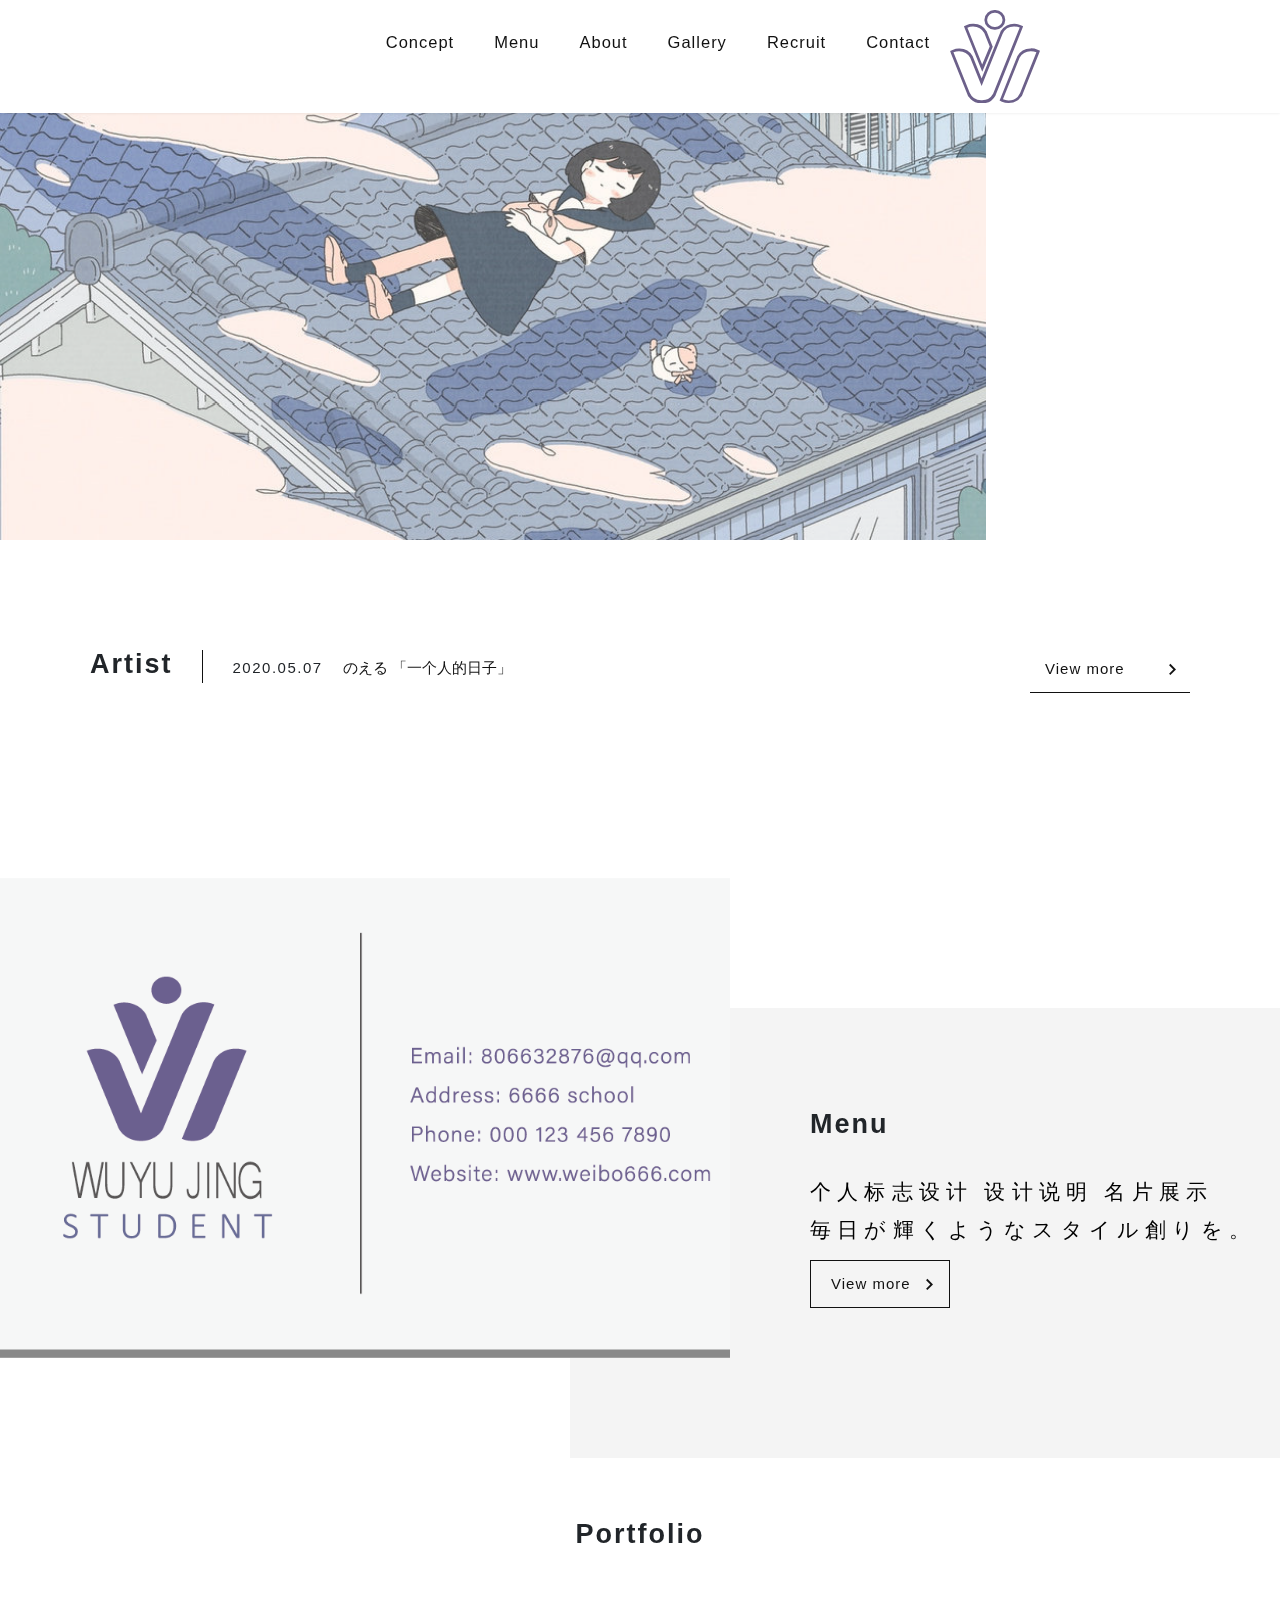
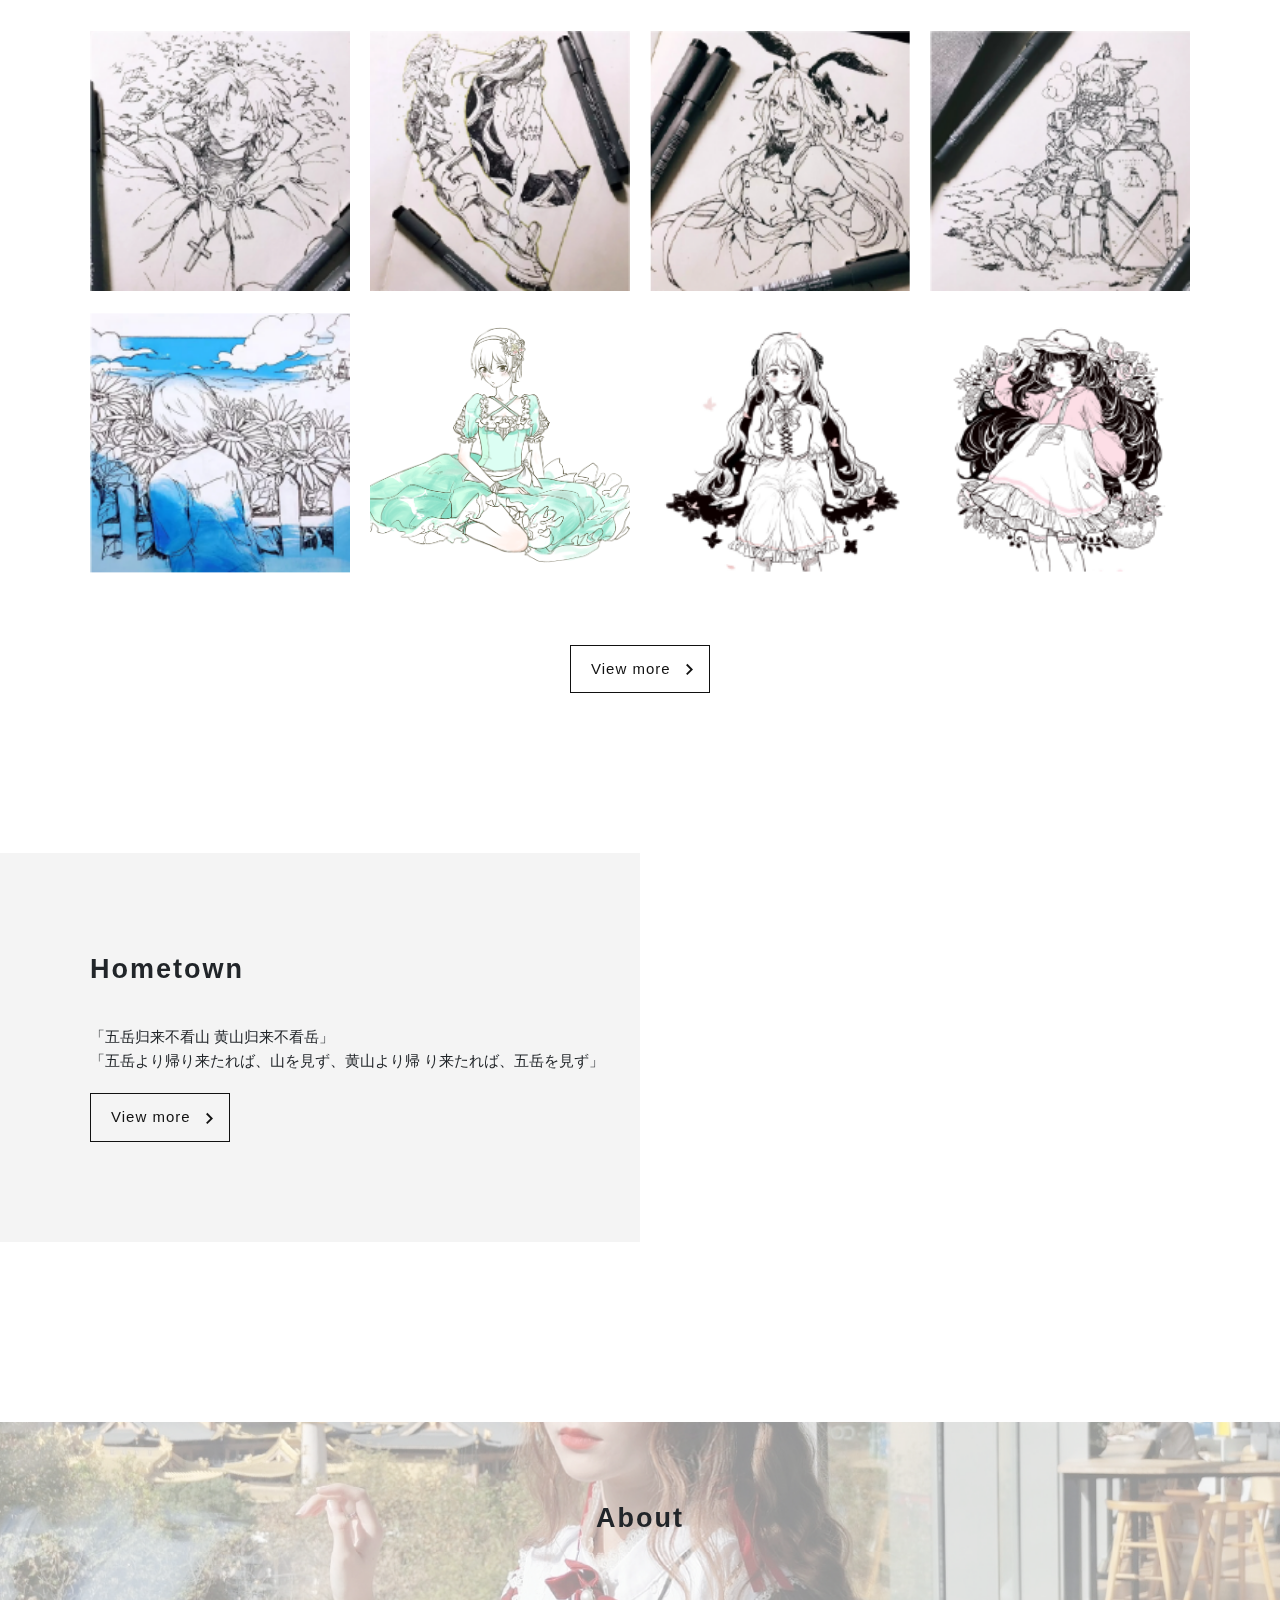
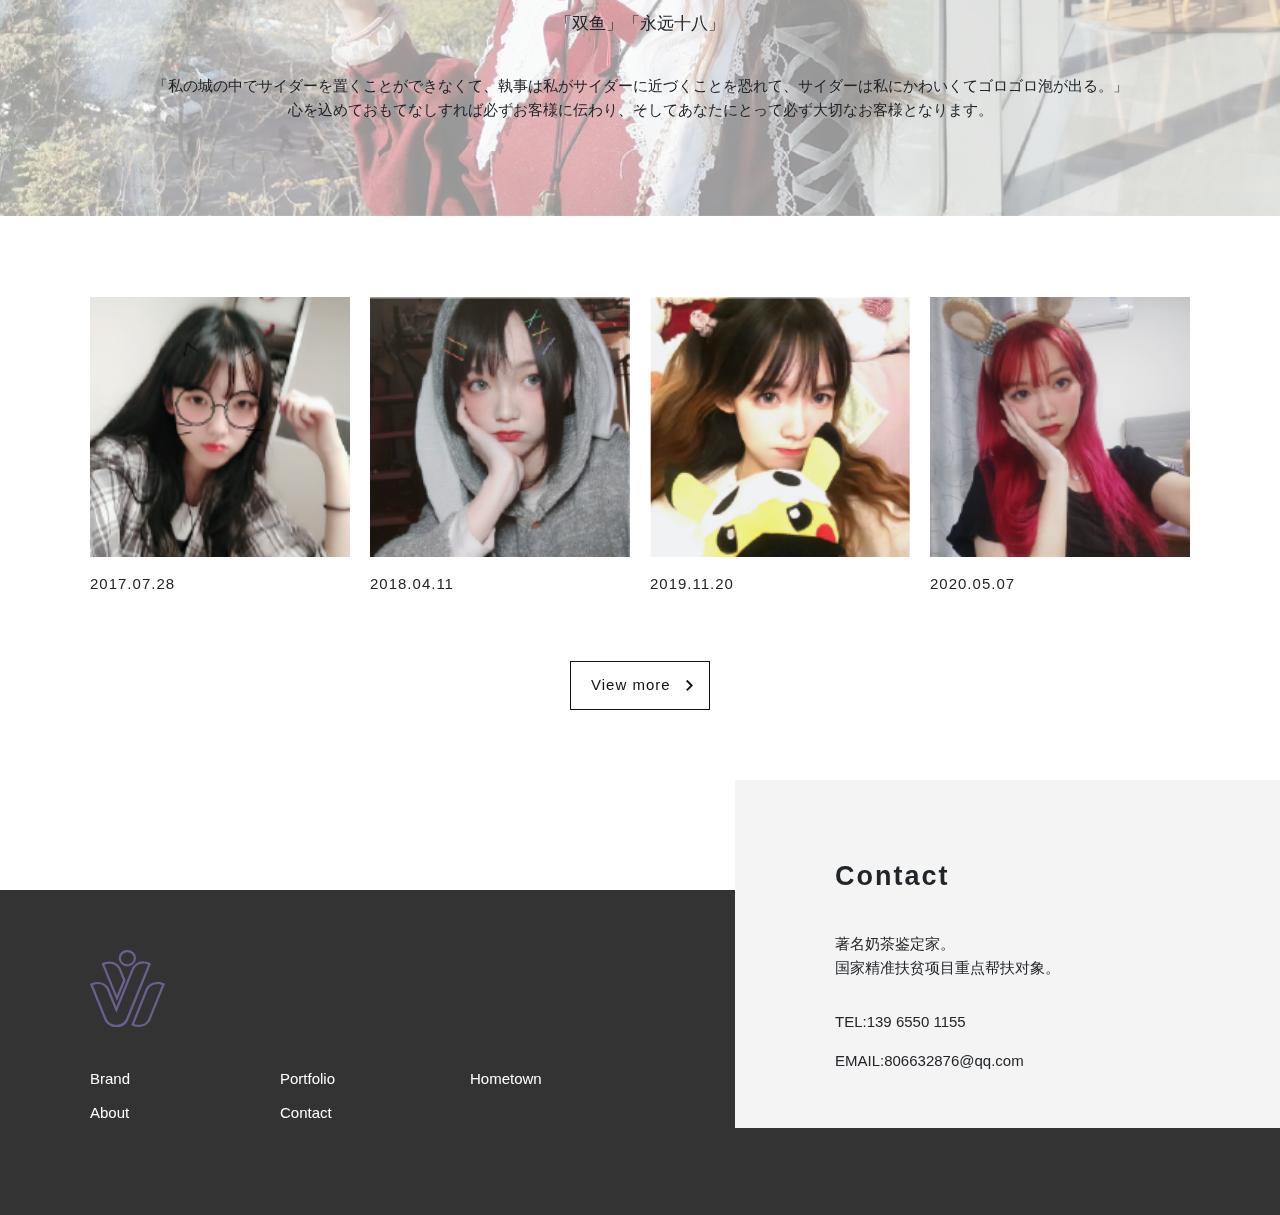
<file: index.html>
<!DOCTYPE html>
<html lang="en">
<head>
    <meta charset="UTF-8">
    <title>Home</title>
    <link rel="stylesheet" href="css/styles.css">
    <link rel="stylesheet" href="css/icons.css">
</head>
<body>
<header id="header" class="headroom headroom--not-bottom headroom--not-top headroom--unpinned">
    <div id="header--bg">
        <div class="d-flex align-items-center justify-content-between">

            <div id="gnav">
                <nav>
                    <ul>
                        <li><a href="/concept/"><span>Concept</span></a></li>
                        <li><a href="/menu/"><span>Menu</span></a></li>
                        <li><a href="/about/"><span>About</span></a></li>
                        <li><a href="/gallery/"><span>Gallery</span></a></li>
                        <li><a href="/recruit/"><span>Recruit</span></a></li>
                        <li><a href="/contact/"><span>Contact</span></a></li>
                        <li><img src="./images/logo.svg" width="30%"/></li>
                    </ul>
                </nav>
            </div>

        </div>
    </div>
</header>
<main id="index">
    <div id="hero--image" class="active" style="height: 540.7px;">
<!--        <h2 id="hero&#45;&#45;text"><svg version="1.1" id="catch" x="0px" y="0px" viewBox="0 0 778.3 444.4"><title>FOR ALWAYS BE YOURSELF.</title><g id="g0" style="opacity: 1; transform: translateX(0px);"><path class="st0" d="M20.8,1.2l22.7,35l22.7-35h11v69.6H65.2V24.1L43.5,57.2L21.7,24.1v46.7H9.8V1.2H20.8z"></path><path class="st0" d="M124.1,1.2h12.1l27,69.6h-12l-6.4-16.5h-29.4l-6.4,16.5H97L124.1,1.2z M119.7,43.3h20.9l-10.4-27.1L119.7,43.3z"></path><path class="st0" d="M240,36c0,20.1-14.1,34.8-34.4,34.8h-22.5V1.2h22.5C225.9,1.2,240,15.9,240,36z M227.8,36c0-12.7-8.5-23.5-22.1-23.5H195v46.9h10.7C219.3,59.4,227.8,48.6,227.8,36z"></path><path class="st0" d="M282.9,1.2H295l27,69.6h-12l-6.4-16.5h-29.4l-6.4,16.5h-12L282.9,1.2z M278.5,43.3h20.9L289,16.2L278.5,43.3z"></path><path class="st0" d="M395,29.5h27.3v11.3H395v29.9h-11.9V1.2h41.3v11.3H395V29.5z"></path><path class="st0" d="M513.8,36c0,20.6-14.9,36-35.2,36c-20.3,0-35.2-15.4-35.2-36c0-20.6,14.9-36,35.2-36C498.9,0,513.8,15.4,513.8,36z M501.7,36c0-13.4-9-24.7-23.1-24.7c-14,0-23.1,11.2-23.1,24.7c0,13.4,9,24.7,23.1,24.7C492.6,60.6,501.7,49.4,501.7,36z"></path><path class="st0" d="M536.5,1.2h22.9c13.8,0,23.1,8.9,23.1,21.7c0,10.4-5.6,18.4-15.5,20.9l17.4,27h-13.9l-16.5-26.2h-5.5v26.2h-11.9V1.2z M570.3,22.9c0-6.9-4.8-10.3-12.4-10.3h-9.4v20.7h9.4C565.5,33.2,570.3,29.7,570.3,22.9z"></path></g><g id="g1" style="opacity: 1; transform: translateX(0px);"><path class="st1" d="M30,186.1h12.1l27,69.6h-12l-6.4-16.5H21.4L15,255.7H3L30,186.1z M25.7,228.2h20.9l-10.4-27.1L25.7,228.2z"></path><path class="st1" d="M89.1,186.1H101v58.3h29.6v11.3H89.1V186.1z"></path><path class="st1" d="M213.2,258l-20.9-52.2L171.2,258l-27.4-72h13.5l14.7,41.8l15.8-41.8h9.8l15.5,41.8l15.1-41.8h12.4L213.2,258z"></path><path class="st1" d="M280.6,186.1h12.1l27,69.6h-12l-6.4-16.5H272l-6.4,16.5h-12L280.6,186.1z M276.3,228.2h20.9l-10.4-27.1L276.3,228.2z"></path><path class="st1" d="M368.8,255.7h-11.9v-27.4l-23.8-42.1h13.1l17,31.1l17-31.1h12.3l-23.8,42.1V255.7z"></path><path class="st1" d="M434.7,226.6c-10.2-3.6-21.8-9.1-21.8-22.1c0-9.8,8.7-19.7,22.8-19.7c14.5,0,22.7,11,22.7,11l-8.3,8.2c0,0-5.8-7.9-14.4-7.9c-6,0-10.6,3.7-10.6,8.4c0,6.1,5.5,8,15,11.5c10.6,4,19.5,8.7,19.5,21.4c0,12.6-11.1,19.4-24.3,19.4c-17.4,0-25.4-14.2-25.4-14.2l8.9-7.6c0,0,6,10.4,16.5,10.4c6,0,12.1-2.4,12.1-8.1C447.4,231.6,442.9,229.5,434.7,226.6z"></path></g><g id="g2" style="opacity: 1; transform: translateX(0px);"><path class="st2" d="M9.8,371h22.6c11.3,0,22.2,5.3,22.2,19.9c0,8.4-6.3,12.5-7.3,12.8c1,0.2,10.8,3.8,10.8,16.3c0,12.2-10.1,20.6-23.3,20.6H9.8V371z M31.9,399.4c6.7,0,10.4-2.5,10.4-8.5c0-6.1-4.6-8.5-10.4-8.5H21.7v17.1H31.9z M45.9,420c0-6.6-5-9.2-11.5-9.2H21.7v18.5h12.7C41,429.2,45.9,426.5,45.9,420z"></path><path class="st2" d="M92.3,399.2h27.8v11.3H92.3v18.7h30.8v11.3H80.3V371h42.1v11.3H92.3V399.2z"></path><path class="st2" d="M216.8,440.5h-11.9v-27.4L181.1,371h13.1l17,31.1l17-31.1h12.3l-23.8,42.1V440.5z"></path><path class="st2" d="M327,405.8c0,20.6-14.9,36-35.2,36s-35.2-15.4-35.2-36s14.9-36,35.2-36S327,385.2,327,405.8z M314.9,405.8c0-13.4-9-24.7-23.1-24.7c-14,0-23.1,11.2-23.1,24.7s9,24.7,23.1,24.7C305.9,430.4,314.9,419.2,314.9,405.8z"></path><path class="st2" d="M391.5,371h11.9v44.3c0,15.3-10.4,26.4-26.8,26.4s-26.8-11.1-26.8-26.4V371h11.9c0,0,0,19.9,0,42.8c0,9.9,5,16.6,14.9,16.6c9.8,0,14.9-6.7,14.9-16.6C391.5,390.8,391.5,371,391.5,371z"></path><path class="st2" d="M430,371h22.9c13.8,0,23.1,8.9,23.1,21.7c0,10.4-5.6,18.4-15.5,20.9l17.4,27h-13.9l-16.5-26.2H442v26.2H430V371z M463.8,392.6c0-6.9-4.8-10.3-12.4-10.3H442V403h9.4C459,403,463.8,399.5,463.8,392.6z"></path><path class="st2" d="M522,411.5c-10.2-3.6-21.8-9.1-21.8-22.1c0-9.8,8.7-19.7,22.8-19.7c14.5,0,22.7,11,22.7,11l-8.3,8.2c0,0-5.8-7.9-14.4-7.9c-6,0-10.6,3.7-10.6,8.4c0,6.1,5.5,8,15,11.5c10.6,4,19.5,8.7,19.5,21.4c0,12.6-11.1,19.4-24.3,19.4c-17.4,0-25.4-14.2-25.4-14.2l8.9-7.6c0,0,6,10.4,16.5,10.4c6,0,12.1-2.4,12.1-8.1C534.7,416.5,530.2,414.4,522,411.5z"></path><path class="st2" d="M582.9,399.2h27.8v11.3h-27.8v18.7h30.8v11.3H571V371h42.1v11.3h-30.2V399.2z"></path><path class="st2" d="M637.2,371h11.9v58.3h29.6v11.3h-41.6V371z"></path><path class="st2" d="M710.7,399.3h27.3v11.3h-27.3v29.9h-11.9V371h41.3v11.3h-29.3V399.3z"></path><path class="st2" d="M768.8,426c4.4,0,7.9,3.5,7.9,7.9c0,4.4-3.5,7.9-7.9,7.9c-4.4,0-7.9-3.5-7.9-7.9C760.9,429.5,764.4,426,768.8,426z"></path></g></svg></h2>-->
    </div>
    <section id="index--news">
        <div class="content-inner-lg-y">
            <div class="container">
                <div class="news-wrap">
                    <div class="news-cat">
                        <h3 class="title--primary">Artist</h3>
                    </div>
                    <div class="news-date">
                        <time datetime="2020-05-07T17:50:52+09:00" data-scroll="" class="visible">2020.05.07</time>
                    </div>
                    <div class="news-title">
                        <h4><a href="https://hairmada.com/news/555/">のえる     「一个人的日子」</a></h4>
                    </div>
                    <div class="news-more">
                        <a href="/news/" class="btn btn-arrow-right">View more</a>
                    </div>
                </div>
            </div>
        </div>
    </section>
    <section id="index--menu">
        <div class="content-inner-lg-y">
            <div class="row align-items-end">
                <div class="col-md-7">
                    <div class="bg menu scrt-cover visible" data-scroll=""></div>
                </div>
                <div class="col-md-5">
                    <div class="menu-body visible" data-scroll="">
                        <h3 class="title--primary mb40 scrt-to-left text-center text-md-left visible" data-scroll="">Menu</h3>
                        <svg xmlns="http://www.w3.org/2000/svg" viewBox="0 0 296.5 45.5"><defs><style>.cls-1{font-size:13px;font-family:FZLTH;letter-spacing:0.3em;}</style></defs><g id="图层_2" data-name="图层 2"><g id="图层_1-2" data-name="图层 1"><text class="cls-1" transform="translate(0 11.18)">个人标志设计 设计说明 名片展示<tspan x="0" y="24">毎日が輝くようなスタイル創りを。</tspan></text></g></g></svg>
<!--                        <h4 class="head scrt-to-left mb40 text-center text-md-left visible" data-scroll="">あなたに合わせたメニューで、<br>毎日が輝くようなスタイル創りを。</h4>-->
                        <div class="btn-wrap scrt-to-left text-center text-md-left visible" data-scroll="">
                            <a href="/menu/" class="btn has-arrow-right">View more</a>
                        </div>
                    </div>
                </div>
            </div>
        </div>
    </section>
</main>
<aside id="aside--gallery">
    <div class="content-inner-lg-y">
        <div class="container">
            <h3 class="title--primary mb80 scrt-to-top text-center visible" data-scroll="">Portfolio</h3>
            <div class="row gutters-10">
                <div class="col-lg-3 col-md-4 col-6">
                    <div class="card card-gallery">
                        <div class="gallery-body scrt-fade visible" data-scroll="">
                            <a href="https://hairmada.com/gallery/496/" class="gallery-bg lazyloaded"  style="background-image: url(images/home/31.png);">
                                <div class="gallery-detail">
                                    <div class="detail-inner">
                                        <h4 class="gallery-title">控え目ウルフレイヤー</h4>
                                        <div class="gallery-cat">
                                            <span class="badge badge-gallery en">Medium</span>														</div>
                                    </div>
                                </div>
                            </a>
                        </div>
                    </div>
                </div>
                <div class="col-lg-3 col-md-4 col-6">
                    <div class="card card-gallery">
                        <div class="gallery-body scrt-fade visible" data-scroll="">
                            <a href="https://hairmada.com/gallery/488/" class="gallery-bg lazyloaded"  style="background-image: url(images/home/32.png);">
                                <div class="gallery-detail">
                                    <div class="detail-inner">
                                        <h4 class="gallery-title">ショートレイヤー</h4>
                                        <div class="gallery-cat">
                                            <span class="badge badge-gallery en">Short</span>														</div>
                                    </div>
                                </div>
                            </a>
                        </div>
                    </div>
                </div>
                <div class="col-lg-3 col-md-4 col-6">
                    <div class="card card-gallery">
                        <div class="gallery-body scrt-fade visible" data-scroll="">
                            <a href="https://hairmada.com/gallery/480/" class="gallery-bg lazyloaded" style="background-image: url(images/home/33.png);">
                                <div class="gallery-detail">
                                    <div class="detail-inner">
                                        <h4 class="gallery-title">メンズショートアップスタイル</h4>
                                        <div class="gallery-cat">
                                            <span class="badge badge-gallery en">Mens</span>														</div>
                                    </div>
                                </div>
                            </a>
                        </div>
                    </div>
                </div>
                <div class="col-lg-3 col-md-4 col-6">
                    <div class="card card-gallery">
                        <div class="gallery-body scrt-fade visible" data-scroll="">
                            <a href="https://hairmada.com/gallery/478/" class="gallery-bg lazyloaded" style="background-image: url(images/home/34.png);">
                                <div class="gallery-detail">
                                    <div class="detail-inner">
                                        <h4 class="gallery-title">アシメショートボブ</h4>
                                        <div class="gallery-cat">
                                            <span class="badge badge-gallery en">Bob</span>														</div>
                                    </div>
                                </div>
                            </a>
                        </div>
                    </div>
                </div>
                <div class="col-lg-3 col-md-4 col-6">
                    <div class="card card-gallery">
                        <div class="gallery-body scrt-fade visible" data-scroll="">
                            <a href="https://hairmada.com/gallery/476/" class="gallery-bg lazyloaded"  style="background-image: url(images/home/41.png);">
                                <div class="gallery-detail">
                                    <div class="detail-inner">
                                        <h4 class="gallery-title">ハンサムショート</h4>
                                        <div class="gallery-cat">
                                            <span class="badge badge-gallery en">Short</span>														</div>
                                    </div>
                                </div>
                            </a>
                        </div>
                    </div>
                </div>
                <div class="col-lg-3 col-md-4 col-6">
                    <div class="card card-gallery">
                        <div class="gallery-body scrt-fade visible" data-scroll="">
                            <a href="https://hairmada.com/gallery/439/" class="gallery-bg lazyloaded"  style="background-image: url(images/home/42.png);">
                                <div class="gallery-detail">
                                    <div class="detail-inner">
                                        <h4 class="gallery-title">毛先カラー</h4>
                                        <div class="gallery-cat">
                                            <span class="badge badge-gallery en">Long</span>														</div>
                                    </div>
                                </div>
                            </a>
                        </div>
                    </div>
                </div>
                <div class="col-lg-3 col-md-4 col-6">
                    <div class="card card-gallery">
                        <div class="gallery-body scrt-fade visible" data-scroll="">
                            <a href="https://hairmada.com/gallery/436/" class="gallery-bg lazyloaded"  style="background-image: url(images/home/43.png);">
                                <div class="gallery-detail">
                                    <div class="detail-inner">
                                        <h4 class="gallery-title">子供カット　ショート</h4>
                                        <div class="gallery-cat">
                                            <span class="badge badge-gallery en">Kids</span>														</div>
                                    </div>
                                </div>
                            </a>
                        </div>
                    </div>
                </div>
                <div class="col-lg-3 col-md-4 col-6">
                    <div class="card card-gallery">
                        <div class="gallery-body scrt-fade visible" data-scroll="">
                            <a href="https://hairmada.com/gallery/435/" class="gallery-bg lazyloaded"  style="background-image: url(images/home/44.png);">
                                <div class="gallery-detail">
                                    <div class="detail-inner">
                                        <h4 class="gallery-title">メンズショート　カットカラー　赤紫</h4>
                                        <div class="gallery-cat">
                                            <span class="badge badge-gallery en">Mens</span>														</div>
                                    </div>
                                </div>
                            </a>
                        </div>
                    </div>
                </div>
            </div>
            <div class="btn-wrap scrt-to-top text-center pt50 visible" data-scroll="">
                <a href="/gallery/" class="btn has-arrow-right">View more</a>
            </div>
        </div>
    </div>
</aside>
<aside id="aside--about">
    <div class="content-inner-lg-y pos-r">
        <div class="container">
            <div class="row no-gutters">
                <div class="col-md-6">
                    <div class="about-body visible" data-scroll="">
                        <h3 class="title--primary mb40 scrt-to-left visible" data-scroll="">Hometown</h3>
                        <div class="deitail mb20">
                            「五岳归来不看山 黄山归来不看岳」<br>「五岳より帰り来たれば、山を見ず、黄山より帰
                            り来たれば、五岳を見ず」
                        </div>
                        <div class="btn-wrap scrt-to-left text-center text-md-left visible" data-scroll="">
                            <a href="/about/" class="btn has-arrow-right">View more</a>
                        </div>
                    </div>
                </div>
            </div>

        </div>
    </div>
</aside>
<aside id="aside--recruit">
    <div class="bg">
        <div class="content-inner-lg-y">
            <div class="container">
                <h3 class="title--primary mb80 scrt-to-top text-center visible" data-scroll="">About</h3>
                <h5 class="mb40 scrt-to-top text-center visible" data-scroll="">「双鱼」「永远十八」</h5>
                <p class="scrt-to-top text-md-center visible" data-scroll="">「私の城の中でサイダーを置くことができなくて、執事は私がサイダーに近づくことを恐れて、サイダーは私にかわいくてゴロゴロ泡が出る。」 <br class="d-none d-md-block">心を込めておもてなしすれば必ずお客様に伝わり、そしてあなたにとって必ず大切なお客様となります。</p>
<!--                <div class="btn-wrap scrt-to-top text-center pt40 visible" data-scroll="">-->
<!--                    <a href="/recruit/" class="btn has-arrow-right">View more</a>-->
<!--                </div>-->
            </div>
        </div>
    </div>
</aside>
<aside id="aside--blog">
    <div class="content-inner-lg-y">
        <div class="container">
<!--            <h3 class="title&#45;&#45;primary mb80 scrt-to-top text-center visible" data-scroll="">Blog</h3>-->
            <div class="row gutters-10">
                <div class="col-lg-3 col-6 mb20">
                    <div class="card card-gallery">
                        <a href="https://hairmada.com/news/555/" class="card--image lazyloaded"  style="background-image: url(images/home/61.png);"></a>
                    </div>
                    <div class="aside-blog-details">
                        <time datetime="2020-05-07T17:50:52+09:00" data-scroll="" class="visible">2017.07.28</time>
                    </div>
                </div>
                <div class="col-lg-3 col-6 mb20">
                    <div class="card card-gallery">
                        <a href="https://hairmada.com/news/550/" class="card--image lazyloaded"  style="background-image: url(images/home/62.png);"></a>
                    </div>
                    <div class="aside-blog-details">
                        <time datetime="2020-05-06T10:56:19+09:00" data-scroll="" class="visible">2018.04.11</time>
                    </div>
                </div>
                <div class="col-lg-3 col-6 mb20">
                    <div class="card card-gallery">
                        <a href="https://hairmada.com/blog/536/" class="card--image lazyloaded"  style="background-image: url(images/home/63.png);"></a>
                    </div>
                    <div class="aside-blog-details">
                        <time datetime="2020-05-05T12:24:47+09:00" data-scroll="" class="visible">2019.11.20</time>
                    </div>
                </div>
                <div class="col-lg-3 col-6 mb20">
                    <div class="card card-gallery">
                        <a href="https://hairmada.com/blog/530/" class="card--image lazyloaded"  style="background-image: url(images/home/64.png);"></a>
                    </div>
                    <div class="aside-blog-details">
                        <time datetime="2020-05-03T10:54:49+09:00" data-scroll="" class="visible">2020.05.07</time>
                    </div>
                </div>
            </div>
            <div class="btn-wrap scrt-to-top text-center pt40 visible" data-scroll="">
                <a href="/blog/" class="btn has-arrow-right">View more</a>
            </div>
        </div>
    </div>
</aside>
<footer id="footer">
    <div class="container pos-r">
        <div class="ft--body">
            <div class="row justify-content-between">
                <div class="col-lg-5 order-lg-2">
                    <div class="ft-contact">
                        <div class="contact-body">
                            <h3 class="title--primary mb40 visible" data-scroll="">Contact</h3>
                            <p class="mb30">著名奶茶鉴定家。<br>国家精准扶贫项目重点帮扶对象。</p>
                            <p><span>TEL:</span>139 6550 1155</p>
                            <p><span>EMAIL:</span>806632876@qq.com</p>
                        </div>
                    </div>
                </div>
                <div class="col-lg-6 order-lg-1">
                    <h4 class="ft-title scrt-fade mb40 visible" data-scroll=""><img src="./images/logo.svg" style="width: 30%" alt="Invincible Hair MADA"></h4>
                    <div class="d-none d-lg-block">
                        <div class="row mb60">
                            <div class="col-lg-4">
                                <ul class="ft-nav">
                                    <li><a href="/concept/">Brand</a></li>
                                    <li><a href="/About/">About</a></li>
                                </ul>
                            </div>
                            <div class="col-lg-4">
                                <ul class="ft-nav">
                                    <li><a href="/recruit/">Portfolio</a></li>
                                    <li><a href="/contact/">Contact</a></li>
                                </ul>
                            </div>
                            <div class="col-lg-4">
                                <ul class="ft-nav">
                                    <li><a href="/news/">Hometown</a></li>
                                </ul>
                            </div>
                        </div>
                    </div>
                </div>
            </div>
        </div>
    </div>
</footer>
</body>
</html>
</file>
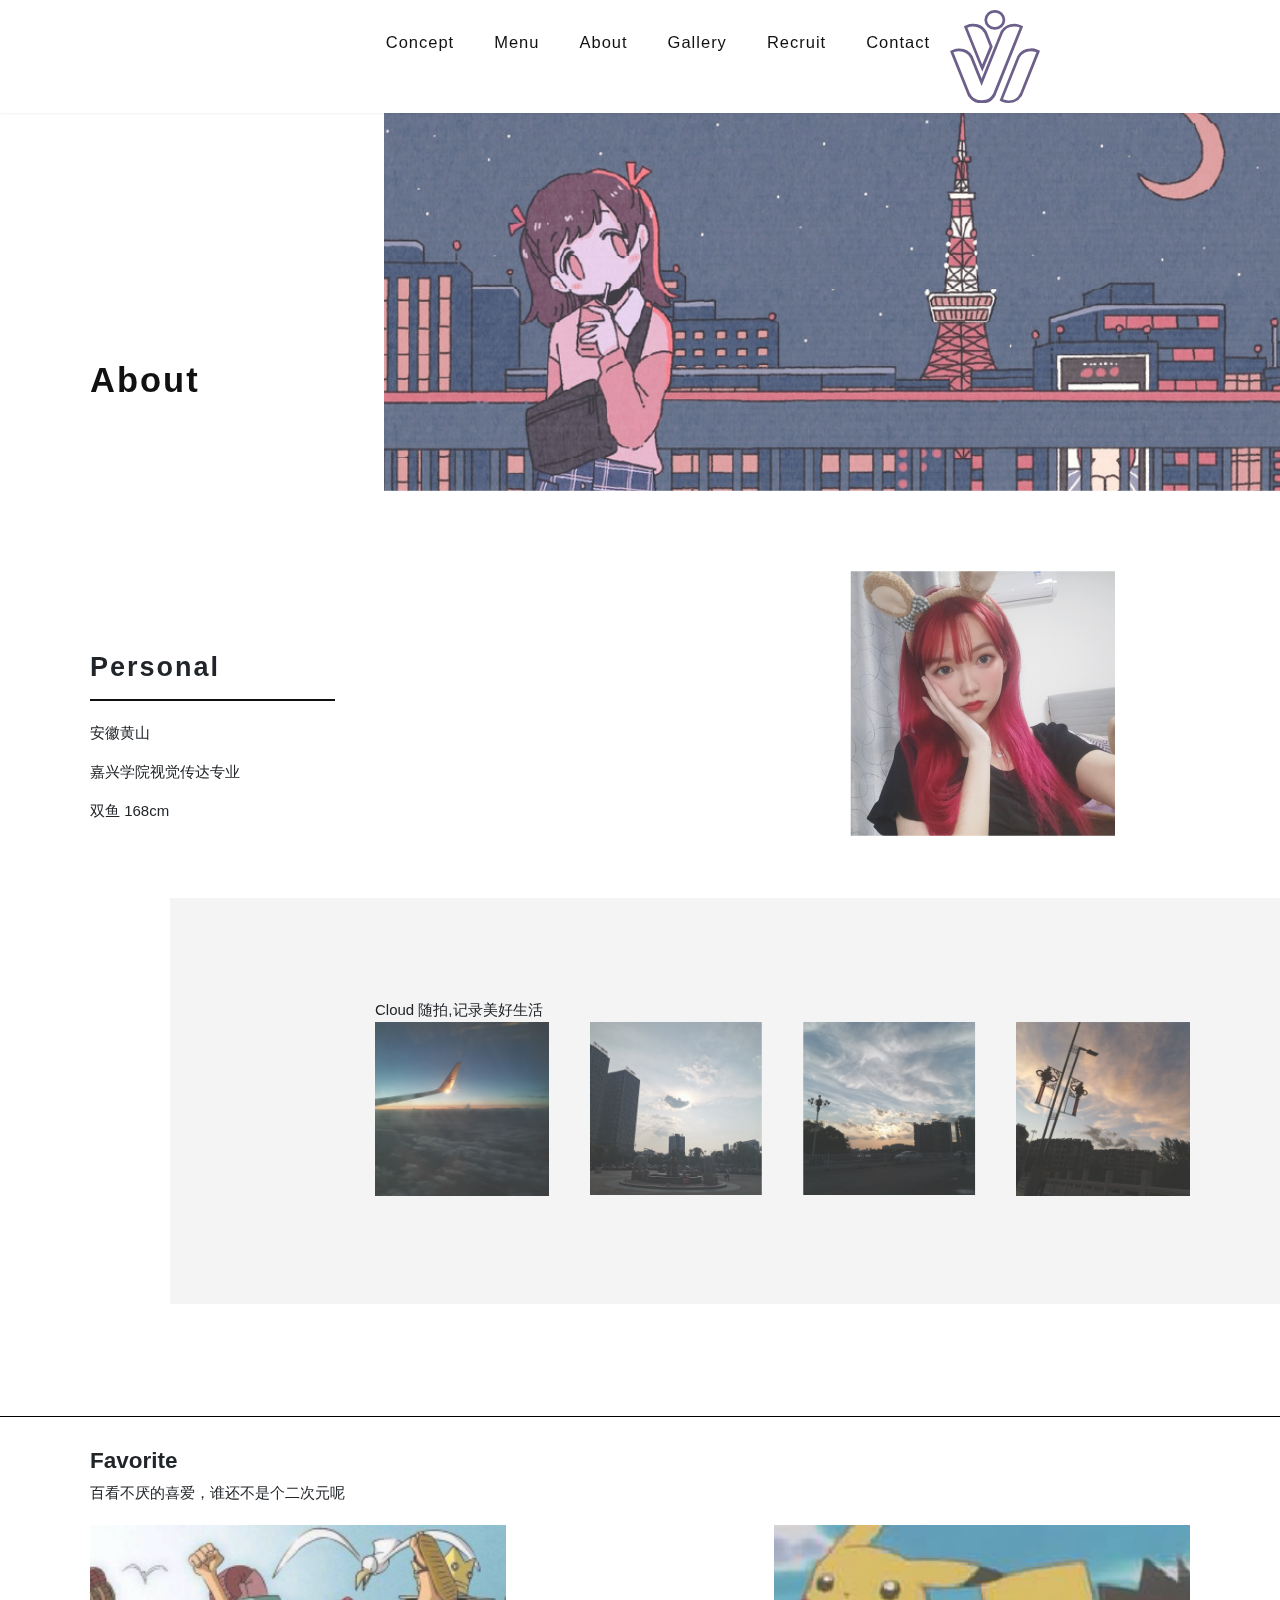
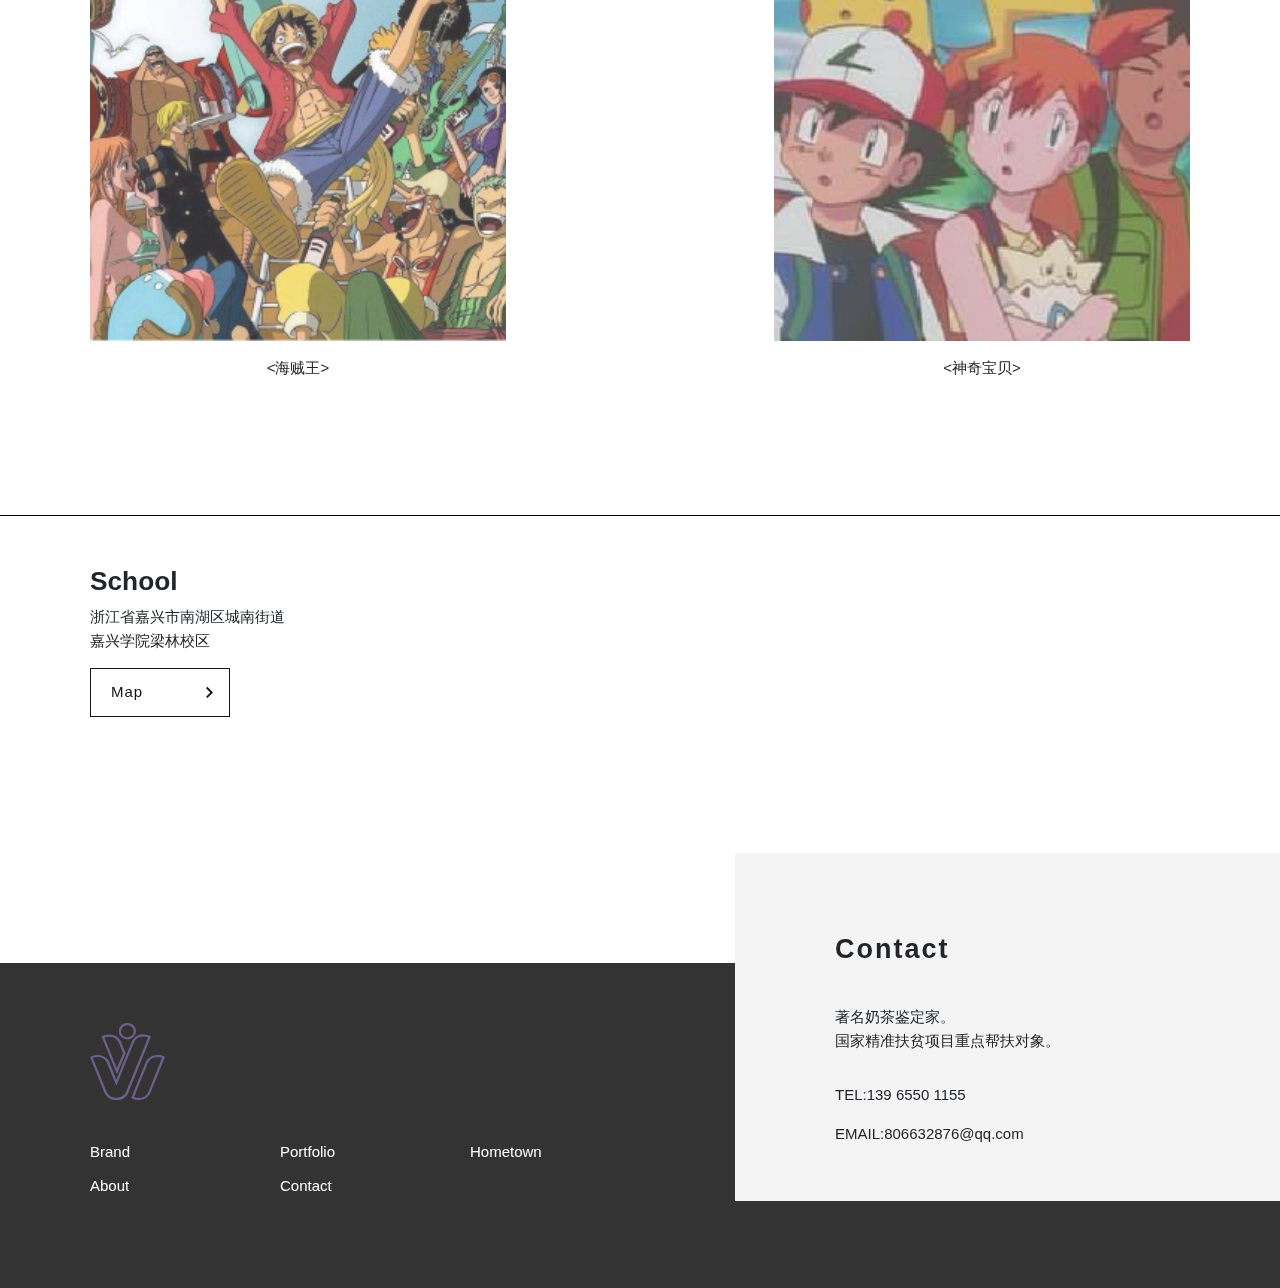
<file: about.html>
<!DOCTYPE html>
<html lang="en">
<head>
    <meta charset="UTF-8">
    <title>About</title>
    <link rel="stylesheet" href="css/styles_about.css">
    <link rel="stylesheet" href="css/icons.css">
</head>

<style>
    #about #sec02 .bg:before {
        content: "";
        position: absolute;
        background-color: #f4f4f4;
        left: 100px;
        top: -100px;
        width: 150%;
        height: calc(150% + 50px)
    }
</style>
<body>
<header id="header" class="headroom headroom--not-bottom headroom--not-top headroom--unpinned">
    <div id="header--bg">
        <div class="d-flex align-items-center justify-content-between">
            <div id="gnav">
                <nav>
                    <ul>
                        <li><a href="/concept/"><span>Concept</span></a></li>
                        <li><a href="/menu/"><span>Menu</span></a></li>
                        <li><a href="/about/"><span>About</span></a></li>
                        <li><a href="/gallery/"><span>Gallery</span></a></li>
                        <li><a href="/recruit/"><span>Recruit</span></a></li>
                        <li><a href="/contact/"><span>Contact</span></a></li>
                        <li><img src="./images/logo.svg" width="30%"/></li>
                    </ul>
                </nav>
            </div>

        </div>
    </div>
</header>

<main id="about">
    <div id="main--image" class="main--about active">
        <div class="container">
            <h2 id="main--text">About</h2>
        </div>
    </div>
    <section id="sec01">
        <div class="content-inner-lg-y">
            <div class="container">
                <div class="row justify-content-between">
                    <div class="col-lg-3">
                        <h3 class="title--secondary mb20 scrt-to-left">Personal</h3>
                        <p>安徽黄山</p>
                        <p>嘉兴学院视觉传达专业</p>
                        <p>双鱼 168cm</p>
                    </div>
                    <div class="col-lg-4 col-md-6">
                        <img src="images/about/21.png">
                    </div>
                </div>
            </div>
        </div>
    </section>
    <section id="sec02">
        <div class="content-inner-lg-y">
            <div class="container pos-r bg">
                <div class="row justify-content-end">
                    <div class="col-lg-9">
                        <div>
                            <span>
                                Cloud
                            </span>
                            <span>
                                随拍,记录美好生活
                            </span>
                        </div>
                        <div class="row ">
                            <div class="col-md-6 mb40">
                                <img src="images/about/31.png">
                            </div>
                            <div class="col-md-6 mb40">
                                <img src="images/about/32.png">
                            </div>
                            <div class="col-md-6 mb40">
                                <img src="images/about/33.png">
                            </div>
                            <div class="col-md-6 mb40">
                                <img src="images/about/34.png">
                            </div>
                        </div>
                    </div>
                </div>
            </div>
        </div>
    </section>
    <div style="margin-top: 100px;margin-bottom: 30px;width:100%; height:1px; background:#000000;"></div>
    <div class="container">
        <h3>Favorite</h3>
        <p style="margin-bottom: 20px">百看不厌的喜爱，谁还不是个二次元呢</p>
        <div class="row justify-content-between">
            <div class="col-lg-3 col-6 mb20" style="max-width: 50%;flex: 0 0 40%">
                <div class="card card-gallery">
                    <a href="https://hairmada.com/news/555/" class="card--image" style="background-image: url(images/about/41.png);"></a>
                </div>
                <div class="aside-blog-details">
                    <p style="text-align: center">&lt;海贼王&gt;</p>
                </div>
            </div>
            <div class="col-lg-3 col-6 mb20" style="max-width: 50%;flex: 0 0 40%">
                <div class="card card-gallery">
                    <a href="#" class="card--image" style="background-image: url(images/about/42.png);"></a>
                </div>
                <div class="aside-blog-details">
                    <p style="text-align: center">&lt;神奇宝贝&gt;</p>
                </div>
            </div>
        </div>
    </div>
    <div style="margin-top: 100px;width:100%; height:1px; background:#000000;"></div>
    <div class="container" style="margin-bottom: 50px;margin-top: 50px">
        <h2>School</h2>
        <p>浙江省嘉兴市南湖区城南街道<br/>
            嘉兴学院梁林校区</p>
        <a href="https://map.baidu.com/search/%E5%98%89%E5%85%B4%E5%AD%A6%E9%99%A2(%E6%A2%81%E6%9E%97%E6%A0%A1%E5%8C%BA)/@13438471.939509632,3577565.17,17.07z?querytype=s&da_src=shareurl&wd=%E5%98%89%E5%85%B4%E5%AD%A6%E9%99%A2(%E6%A2%81%E6%9E%97%E6%A0%A1%E5%8C%BA)&c=131&src=0&wd2=%E5%98%89%E5%85%B4%E5%B8%82%E5%8D%97%E6%B9%96%E5%8C%BA&pn=0&sug=1&l=12&b=(12906758.56,4797059.47;13011718.56,4853635.47)&from=webmap&biz_forward=%7B%22scaler%22:2,%22styles%22:%22pl%22%7D&sug_forward=18a9dac9330a61a80ab93a96&device_ratio=2" class="btn has-arrow-right">Map</a>
    </div>

</main>
<br/>
<br/>
<br/>
<br/>

<footer id="footer">
    <div class="container pos-r">
        <div class="ft--body">
            <div class="row justify-content-between">
                <div class="col-lg-5 order-lg-2">
                    <div class="ft-contact">
                        <div class="contact-body">
                            <h3 class="title--primary mb40 visible" data-scroll="">Contact</h3>
                            <p class="mb30">著名奶茶鉴定家。<br>国家精准扶贫项目重点帮扶对象。</p>
                            <p><span>TEL:</span>139 6550 1155</p>
                            <p><span>EMAIL:</span>806632876@qq.com</p>
                        </div>
                    </div>
                </div>
                <div class="col-lg-6 order-lg-1">
                    <h4 class="ft-title scrt-fade mb40 visible" data-scroll=""><img src="./images/logo.svg" style="width: 30%" alt="Invincible Hair MADA"></h4>
                    <div class="d-none d-lg-block">
                        <div class="row mb60">
                            <div class="col-lg-4">
                                <ul class="ft-nav">
                                    <li><a href="/concept/">Brand</a></li>
                                    <li><a href="/About/">About</a></li>
                                </ul>
                            </div>
                            <div class="col-lg-4">
                                <ul class="ft-nav">
                                    <li><a href="/recruit/">Portfolio</a></li>
                                    <li><a href="/contact/">Contact</a></li>
                                </ul>
                            </div>
                            <div class="col-lg-4">
                                <ul class="ft-nav">
                                    <li><a href="/news/">Hometown</a></li>
                                </ul>
                            </div>
                        </div>
                    </div>
                </div>
            </div>
        </div>
    </div>
</footer>
</body>
</file>
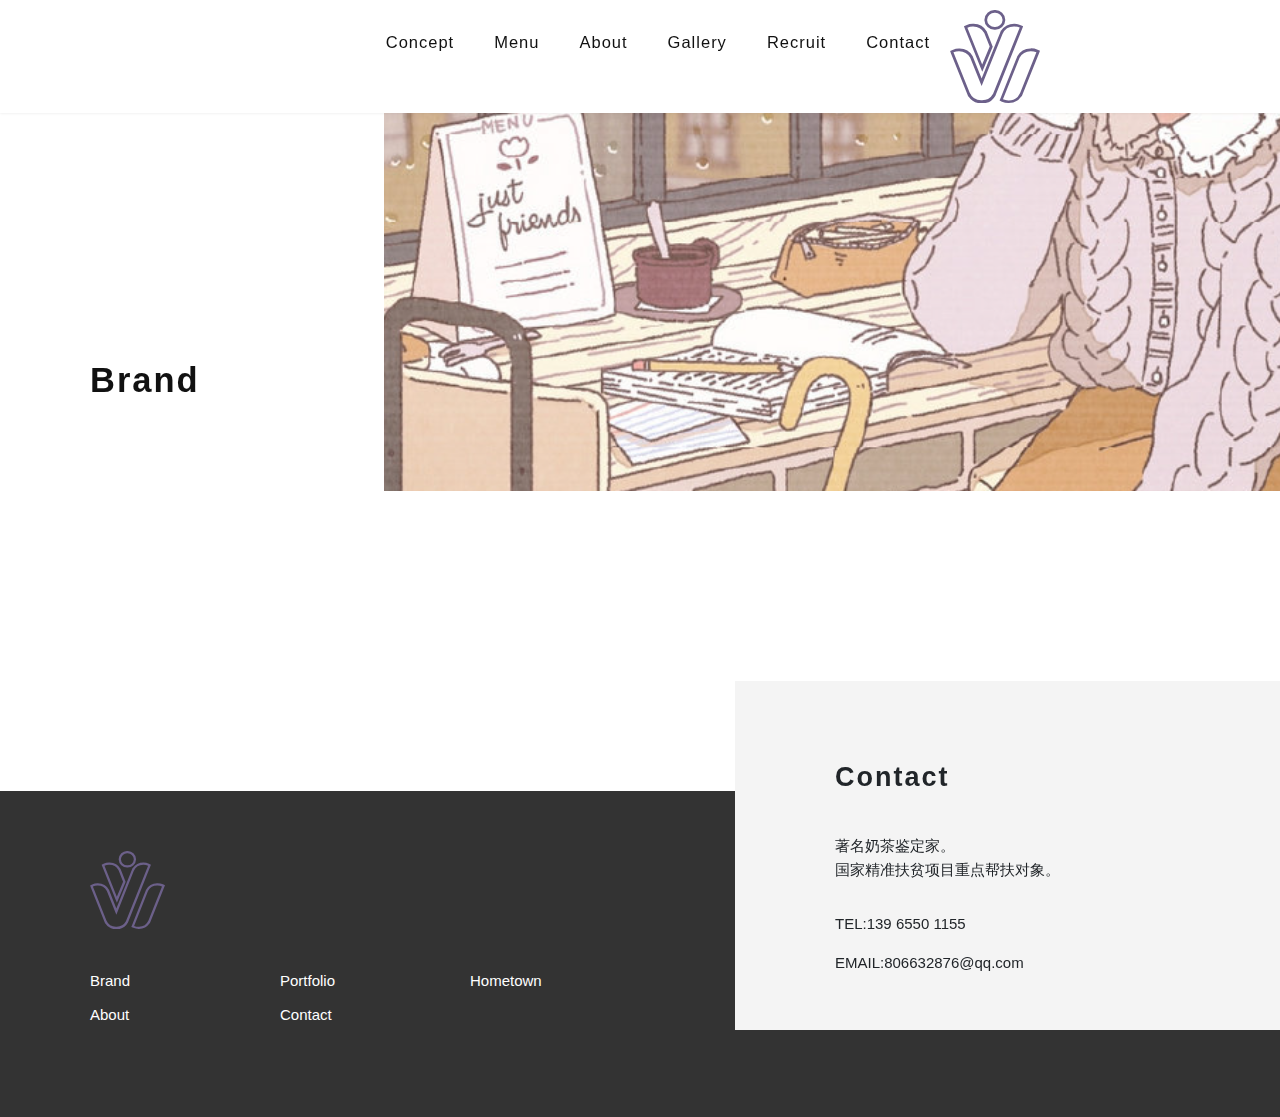
<file: brand.html>
<!DOCTYPE html>
<html lang="en">
<head>
    <meta charset="UTF-8">
    <title>Brand</title>
    <link rel="stylesheet" href="css/styles.css">
    <link rel="stylesheet" href="css/icons.css">
</head>
<body>
<header id="header" class="headroom headroom--not-bottom headroom--not-top headroom--unpinned">
    <div id="header--bg">
        <div class="d-flex align-items-center justify-content-between">
            <div id="gnav">
                <nav>
                    <ul>
                        <li><a href="/concept/"><span>Concept</span></a></li>
                        <li><a href="/menu/"><span>Menu</span></a></li>
                        <li><a href="/about/"><span>About</span></a></li>
                        <li><a href="/gallery/"><span>Gallery</span></a></li>
                        <li><a href="/recruit/"><span>Recruit</span></a></li>
                        <li><a href="/contact/"><span>Contact</span></a></li>
                        <li><img src="./images/logo.svg" width="30%"/></li>
                    </ul>
                </nav>
            </div>
        </div>
    </div>
</header>
<main id="index">
    <div id="main--image" class="main--brand active">
        <div class="container">
            <h2 id="main--text">Brand</h2>
        </div>
    </div>
</main>
<footer id="footer" style="margin-top: 300px">
    <div class="container pos-r">
        <div class="ft--body">
            <div class="row justify-content-between">
                <div class="col-lg-5 order-lg-2">
                    <div class="ft-contact">
                        <div class="contact-body">
                            <h3 class="title--primary mb40 visible" data-scroll="">Contact</h3>
                            <p class="mb30">著名奶茶鉴定家。<br>国家精准扶贫项目重点帮扶对象。</p>
                            <p><span>TEL:</span>139 6550 1155</p>
                            <p><span>EMAIL:</span>806632876@qq.com</p>
                        </div>
                    </div>
                </div>
                <div class="col-lg-6 order-lg-1">
                    <h4 class="ft-title scrt-fade mb40 visible" data-scroll=""><img src="./images/logo.svg" style="width: 30%" alt="Invincible Hair MADA"></h4>
                    <div class="d-none d-lg-block">
                        <div class="row mb60">
                            <div class="col-lg-4">
                                <ul class="ft-nav">
                                    <li><a href="/concept/">Brand</a></li>
                                    <li><a href="/About/">About</a></li>
                                </ul>
                            </div>
                            <div class="col-lg-4">
                                <ul class="ft-nav">
                                    <li><a href="/recruit/">Portfolio</a></li>
                                    <li><a href="/contact/">Contact</a></li>
                                </ul>
                            </div>
                            <div class="col-lg-4">
                                <ul class="ft-nav">
                                    <li><a href="/news/">Hometown</a></li>
                                </ul>
                            </div>
                        </div>
                    </div>
                </div>
            </div>
        </div>
    </div>
</footer>
</body>
</html>
</file>
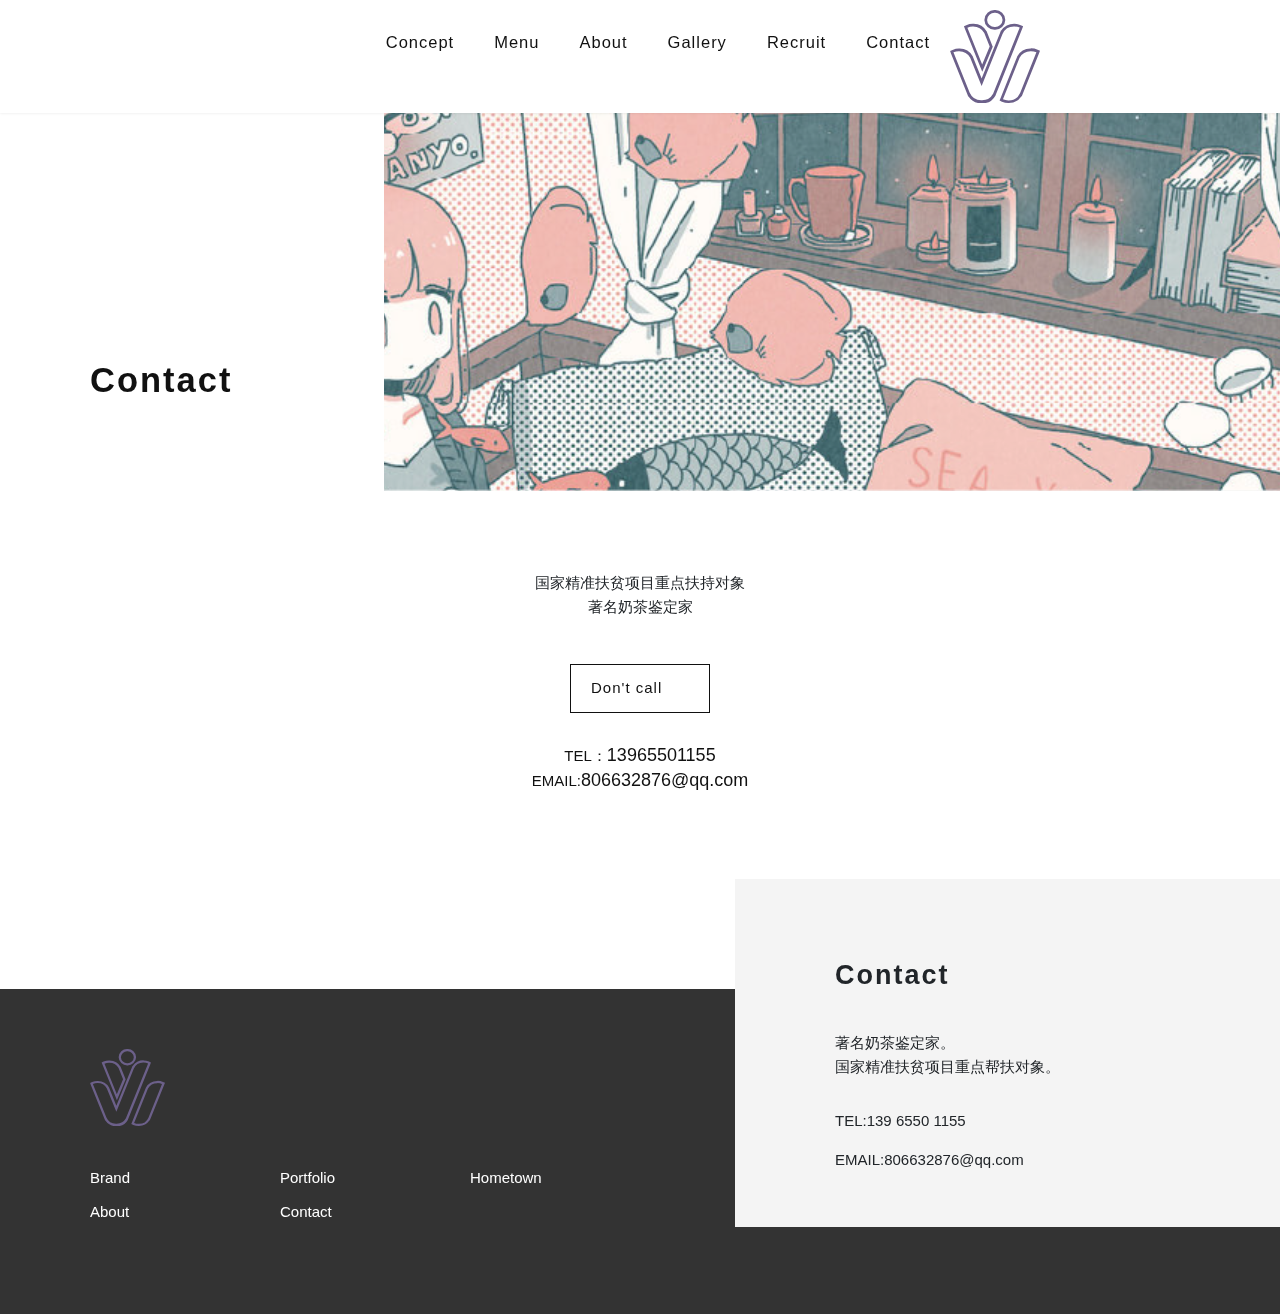
<file: contact.html>
<!DOCTYPE html>
<html lang="en">
<head>
    <meta charset="UTF-8">
    <title>Contact</title>
    <link rel="stylesheet" href="css/styles.css">
    <link rel="stylesheet" href="css/icons.css">
</head>

<style>
.container-center{
    display: flex;
    flex-direction: column;
    justify-content: center;
}
.btn.has-arrow-right:before{
    content: none;
}
</style>
<body>
<header id="header" class="headroom headroom--not-bottom headroom--not-top headroom--unpinned">
    <div id="header--bg">
        <div class="d-flex align-items-center justify-content-between">
            <div id="gnav">
                <nav>
                    <ul>
                        <li><a href="/concept/"><span>Concept</span></a></li>
                        <li><a href="/menu/"><span>Menu</span></a></li>
                        <li><a href="/about/"><span>About</span></a></li>
                        <li><a href="/gallery/"><span>Gallery</span></a></li>
                        <li><a href="/recruit/"><span>Recruit</span></a></li>
                        <li><a href="/contact/"><span>Contact</span></a></li>
                        <li><img src="./images/logo.svg" width="30%"/></li>
                    </ul>
                </nav>
            </div>

        </div>
    </div>
</header>

<main id="contact">
    <div id="main--image" class="main--contact active">
        <div class="container">
            <h2 id="main--text">Contact</h2>
        </div>
    </div>
    <section id="sec01">
        <div class="content-inner-lg-t">
            <div class="container pos-r">
                <div class="row justify-content-center">
                    <div class="col-lg-6">
                        <p class="text-sm-center">国家精准扶贫项目重点扶持对象<br>著名奶茶鉴定家</p>
                        <div class="btn-wrap scrt-to-top text-center pt30 pb30 visible" data-scroll="">
                            <a href="#" class="btn has-arrow-right " target="_blank" rel="noopener noreferrer">Don't call</a>
                        </div>
                        <div class="text-center en tel">
                            <a href="#"><span>TEL：</span>13965501155</a>
                            <br/>
                            <a href="#"><span>EMAIL:</span>806632876@qq.com</a>
                        </div>
                    </div>
                </div>
            </div>
        </div>
    </section>
</main>
<br/>
<br/>
<br/>
<br/>

<footer id="footer">
    <div class="container pos-r">
        <div class="ft--body">
            <div class="row justify-content-between">
                <div class="col-lg-5 order-lg-2">
                    <div class="ft-contact">
                        <div class="contact-body">
                            <h3 class="title--primary mb40 visible" data-scroll="">Contact</h3>
                            <p class="mb30">著名奶茶鉴定家。<br>国家精准扶贫项目重点帮扶对象。</p>
                            <p><span>TEL:</span>139 6550 1155</p>
                            <p><span>EMAIL:</span>806632876@qq.com</p>
                        </div>
                    </div>
                </div>
                <div class="col-lg-6 order-lg-1">
                    <h4 class="ft-title scrt-fade mb40 visible" data-scroll=""><img src="./images/logo.svg" style="width: 30%" alt="Invincible Hair MADA"></h4>
                    <div class="d-none d-lg-block">
                        <div class="row mb60">
                            <div class="col-lg-4">
                                <ul class="ft-nav">
                                    <li><a href="/concept/">Brand</a></li>
                                    <li><a href="/About/">About</a></li>
                                </ul>
                            </div>
                            <div class="col-lg-4">
                                <ul class="ft-nav">
                                    <li><a href="/recruit/">Portfolio</a></li>
                                    <li><a href="/contact/">Contact</a></li>
                                </ul>
                            </div>
                            <div class="col-lg-4">
                                <ul class="ft-nav">
                                    <li><a href="/news/">Hometown</a></li>
                                </ul>
                            </div>
                        </div>
                    </div>
                </div>
            </div>
        </div>
    </div>
</footer>
</body>
</file>
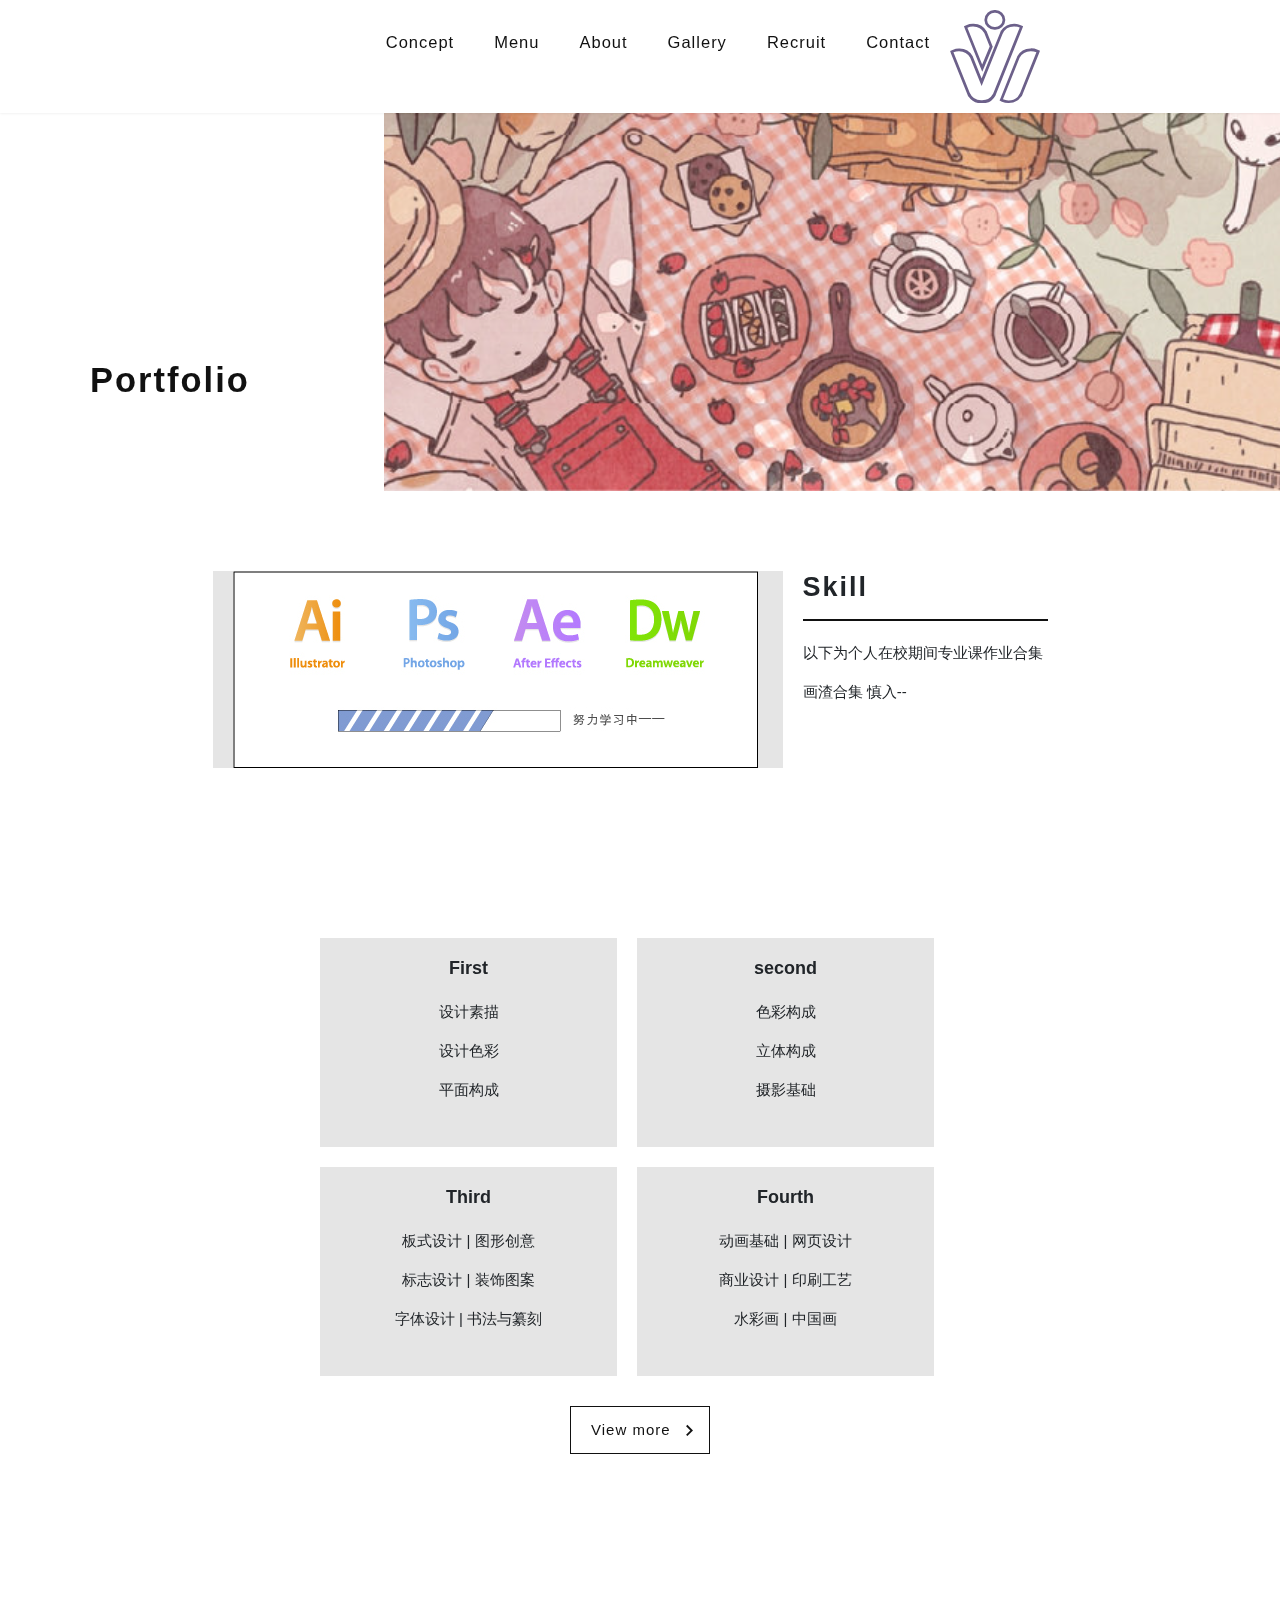
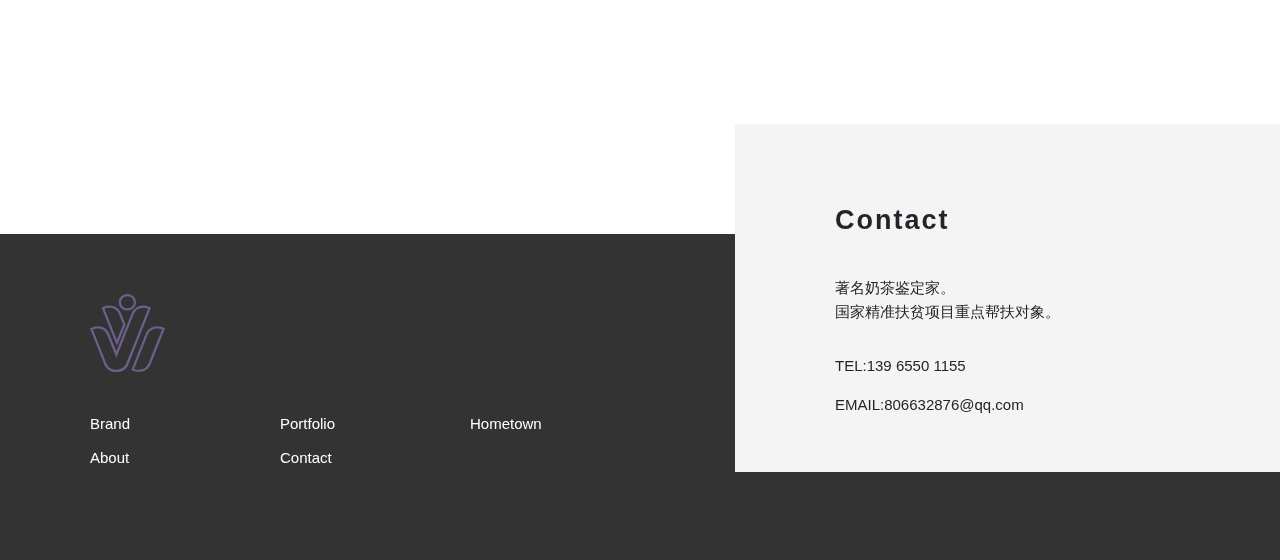
<file: portfolio.html>
<!DOCTYPE html>
<html lang="en">
<head>
    <meta charset="UTF-8">
    <title>Portfolio</title>
    <link rel="stylesheet" href="css/styles.css">
    <link rel="stylesheet" href="css/icons.css">
</head>
<style>

.col-md-6{
    background-color:rgba(0,0,0,0.1)
}
.col-center-center{
    display: flex;
    flex-direction: column;
    align-items: center;
    justify-content: center;
    flex: 0 0 30%;
    background-color:rgba(0,0,0,0.1);
    margin-left: 10px;
    margin-right: 10px;
    margin-top: 10px;
    padding-bottom: 30px;
}
.biaoti{
    margin-top: 20px;
    margin-bottom: 20px;
}
</style>
<body>
<header id="header" class="headroom headroom--not-bottom headroom--not-top headroom--unpinned">
    <div id="header--bg">
        <div class="d-flex align-items-center justify-content-between">
            <div id="gnav">
                <nav>
                    <ul>
                        <li><a href="/concept/"><span>Concept</span></a></li>
                        <li><a href="/menu/"><span>Menu</span></a></li>
                        <li><a href="/about/"><span>About</span></a></li>
                        <li><a href="/gallery/"><span>Gallery</span></a></li>
                        <li><a href="/recruit/"><span>Recruit</span></a></li>
                        <li><a href="/contact/"><span>Contact</span></a></li>
                        <li><img src="./images/logo.svg" width="30%"/></li>
                    </ul>
                </nav>
            </div>
        </div>
    </div>
</header>
<main id="index">
    <div id="main--image" class="main--portfolio active">
        <div class="container">
            <h2 id="main--text">Portfolio</h2>
        </div>
    </div>
    <section id="sec01">
        <div class="content-inner-lg-y">
            <div class="container">
                <div class="row justify-content-center">
                    <div class="col-lg-4 col-md-6" style="max-width: 50%;flex-grow: 1">
                        <img src="images/portfolio/121-100.jpg">
                    </div>
                    <div class="col-lg-3">
                        <h3 class="title--secondary mb20 scrt-to-left">Skill</h3>
                        <p>以下为个人在校期间专业课作业合集</p>
                        <p>画渣合集 慎入--</p>
                    </div>

                </div>
            </div>
        </div>
    </section>
    <section id="sec02">
        <div class="content-inner-lg-y">
                <div class="row justify-content-end">
                    <div class="col-lg-9">
                        <div class="row" >
                            <div class="col-center-center" >
                                    <h4 class="biaoti">First</h4>
                                    <p>设计素描</p>
                                    <p>设计色彩</p>
                                    <p>平面构成</p>
                            </div>
                            <div class="col-center-center">
                                    <h4 class="biaoti">second</h4>
                                    <p>色彩构成</p>
                                    <p>立体构成</p>
                                    <p>摄影基础</p>
                            </div>
                        </div>
                        <div class="row" style="margin-top: 10px">
                            <div class="col-center-center" >
                                <h4 class="biaoti">Third</h4>
                                <p><span>板式设计 | 图形创意</span></p>
                                <p>标志设计 | 装饰图案</p>
                                <p>字体设计 | 书法与纂刻</p>
                            </div>
                            <div class="col-center-center">
                                <h4 class="biaoti">Fourth</h4>
                                <p>动画基础 | 网页设计</p>
                                <p>商业设计 | 印刷工艺</p>
                                <p>水彩画 | 中国画</p>
                            </div>
                        </div>

                    </div>
                </div>
                <div class="row justify-content-center" style="margin-top: 30px">
                    <a href="/menu/" class="btn has-arrow-right">View more</a>
                </div>
            </div>
        </div>
    </section>
</main>
<footer id="footer" style="margin-top: 300px">
    <div class="container pos-r">
        <div class="ft--body">
            <div class="row justify-content-between">
                <div class="col-lg-5 order-lg-2">
                    <div class="ft-contact">
                        <div class="contact-body">
                            <h3 class="title--primary mb40 visible" data-scroll="">Contact</h3>
                            <p class="mb30">著名奶茶鉴定家。<br>国家精准扶贫项目重点帮扶对象。</p>
                            <p><span>TEL:</span>139 6550 1155</p>
                            <p><span>EMAIL:</span>806632876@qq.com</p>
                        </div>
                    </div>
                </div>
                <div class="col-lg-6 order-lg-1">
                    <h4 class="ft-title scrt-fade mb40 visible" data-scroll=""><img src="./images/logo.svg" style="width: 30%" alt="Invincible Hair MADA"></h4>
                    <div class="d-none d-lg-block">
                        <div class="row mb60">
                            <div class="col-lg-4">
                                <ul class="ft-nav">
                                    <li><a href="/concept/">Brand</a></li>
                                    <li><a href="/About/">About</a></li>
                                </ul>
                            </div>
                            <div class="col-lg-4">
                                <ul class="ft-nav">
                                    <li><a href="/recruit/">Portfolio</a></li>
                                    <li><a href="/contact/">Contact</a></li>
                                </ul>
                            </div>
                            <div class="col-lg-4">
                                <ul class="ft-nav">
                                    <li><a href="/news/">Hometown</a></li>
                                </ul>
                            </div>
                        </div>
                    </div>
                </div>
            </div>
        </div>
    </div>
</footer>
</body>
</html>
</file>
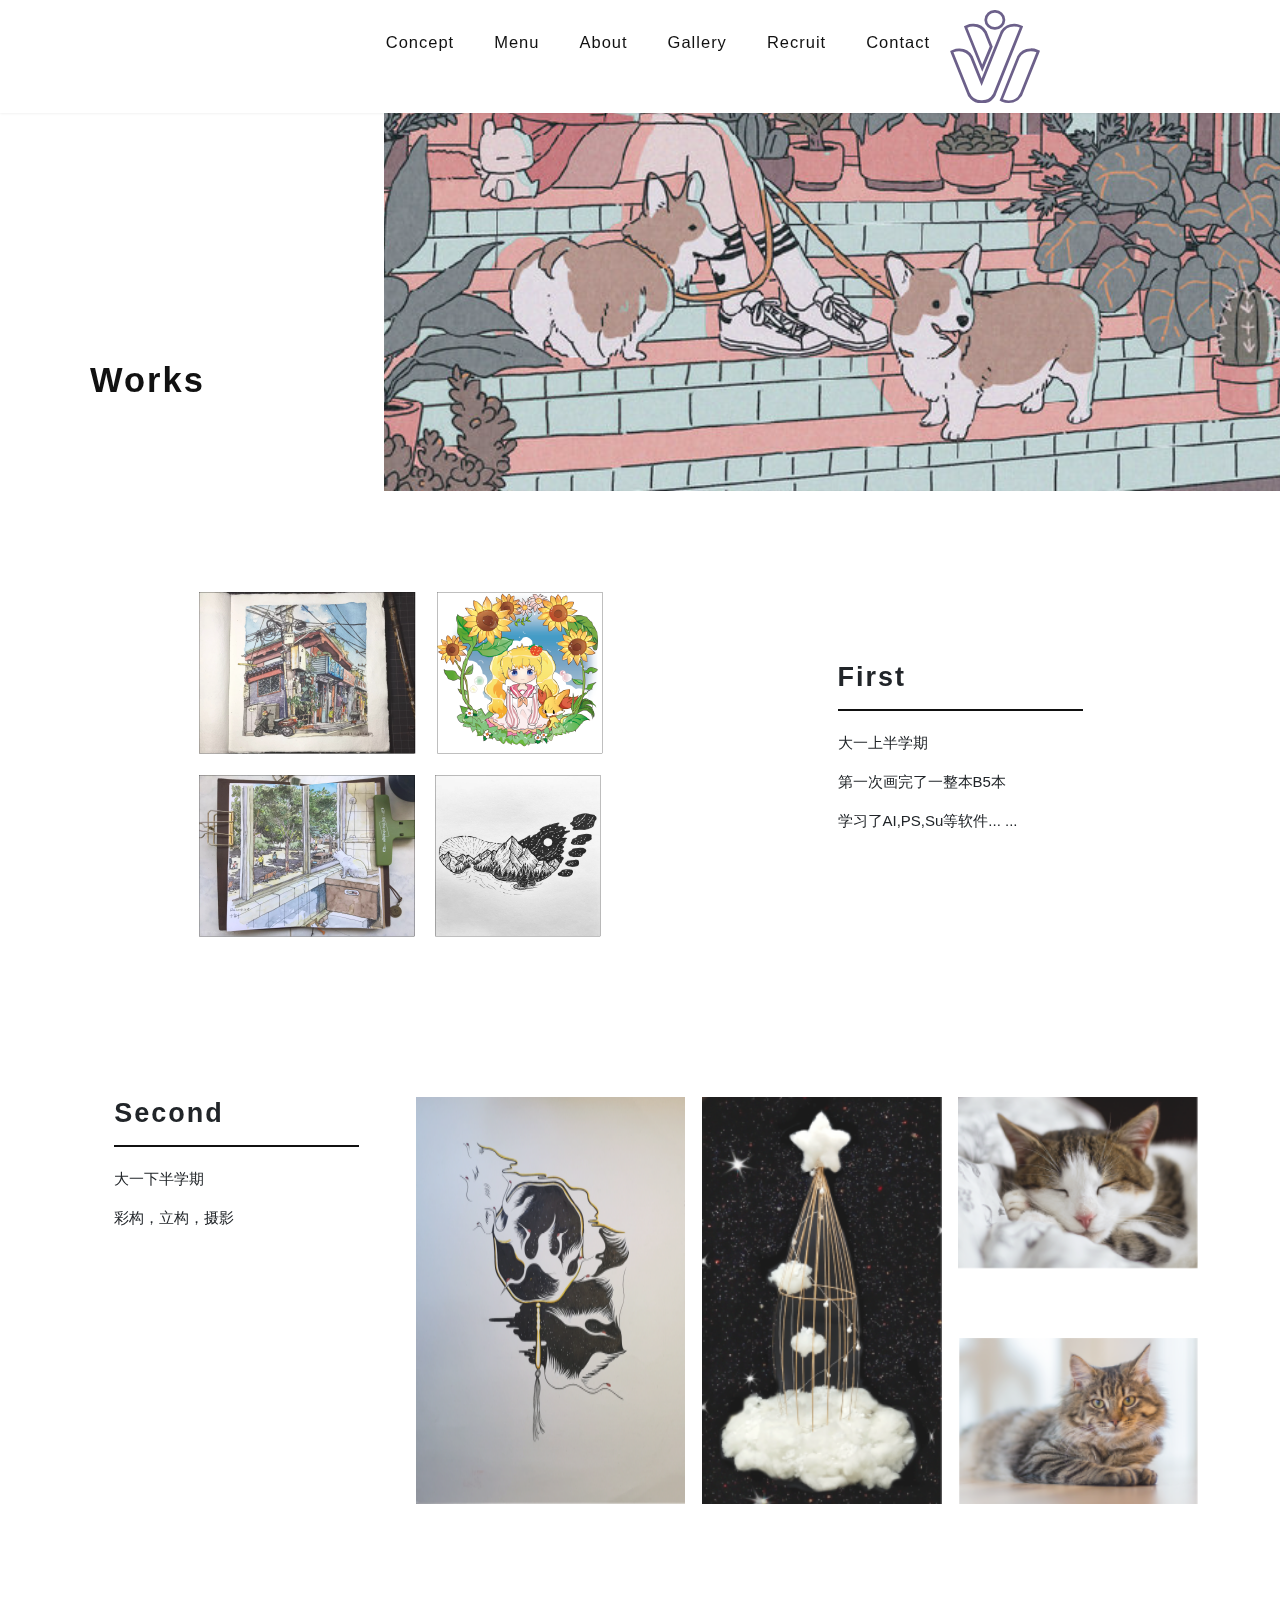
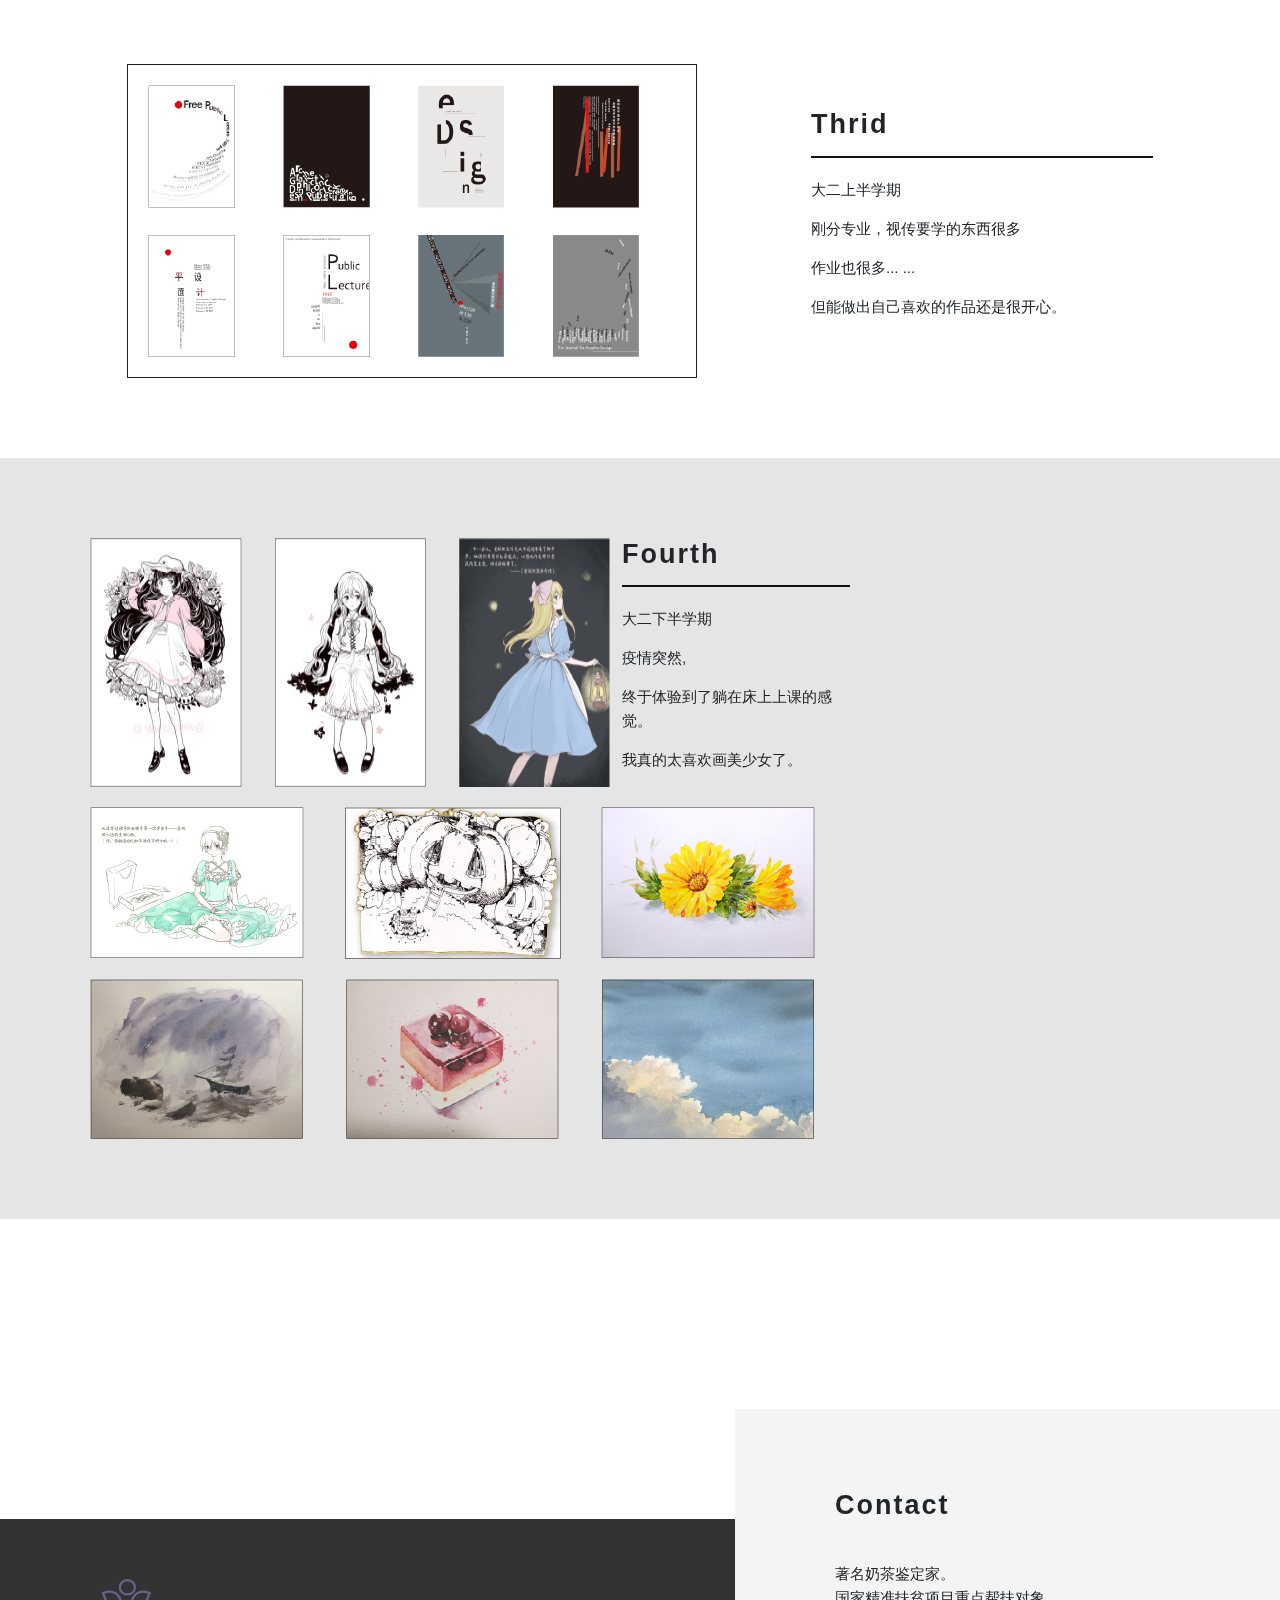
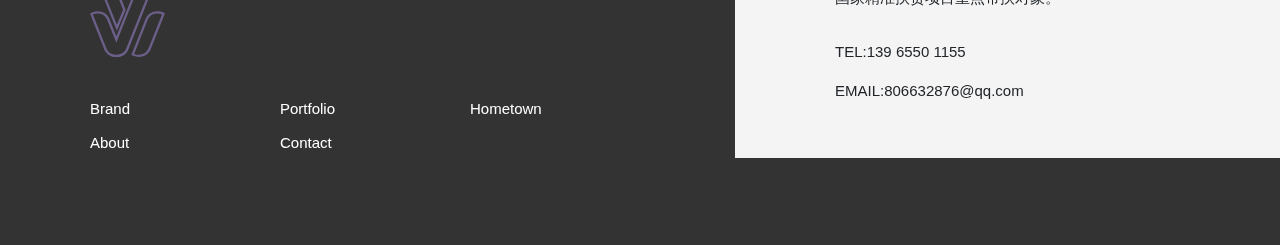
<file: works.html>
<!DOCTYPE html>
<html lang="en">
<head>
    <meta charset="UTF-8">
    <title>works</title>
    <link rel="stylesheet" href="css/styles.css">
    <link rel="stylesheet" href="css/icons.css">
</head>
<style>
    .first-margin{
        margin-left: 20px;
        margin-top: 20px;
    }
</style>
<body>
<header id="header" class="headroom headroom--not-bottom headroom--not-top headroom--unpinned">
    <div id="header--bg">
        <div class="d-flex align-items-center justify-content-between">
            <div id="gnav">
                <nav>
                    <ul>
                        <li><a href="/concept/"><span>Concept</span></a></li>
                        <li><a href="/menu/"><span>Menu</span></a></li>
                        <li><a href="/about/"><span>About</span></a></li>
                        <li><a href="/gallery/"><span>Gallery</span></a></li>
                        <li><a href="/recruit/"><span>Recruit</span></a></li>
                        <li><a href="/contact/"><span>Contact</span></a></li>
                        <li><img src="./images/logo.svg" width="30%"/></li>
                    </ul>
                </nav>
            </div>
        </div>
    </div>
</header>
<main id="index">
    <div id="main--image" class="main--works active">
        <div class="container">
            <h2 id="main--text">Works</h2>
        </div>
    </div>

    <section id="sec01">
        <div class="content-inner-lg-y">
            <div class="container">
                <div class="row justify-content-around" style="align-items: center">
                    <div style="flex: 0 0 auto;">
                        <div>
                            <span><img class="first-margin" src="images/works/221.png"/><img class="first-margin" src="images/works/222.png"/></span>
                        </div>
                        <div>
                            <span><img class="first-margin" src="images/works/231.png"/><img class="first-margin" src="images/works/232.png"/></span>
                        </div>
                    </div>
                    <div class="col-lg-3">
                        <h3 class="title--secondary mb20 scrt-to-left">First</h3>
                        <p>大一上半学期</p>
                        <p>第一次画完了一整本B5本</p>
                        <p>学习了AI,PS,Su等软件... ...</p>
                    </div>
                </div>
            </div>
        </div>
    </section>
    <section id="sec02">
        <div class="content-inner-lg-y">
            <div class="container">
                <div class="row justify-content-around">
                    <div class="col-lg-3">
                        <h3 class="title--secondary mb20 scrt-to-left">Second</h3>
                        <p>大一下半学期</p>
                        <p>彩构，立构，摄影</p>
                    </div>
                    <div class="row justify-content-around" style="flex: 0 0 70%;">
                        <img style="flex: 0 0 30%" src="images/works/241.png">
                        <img style="flex: 0 0 30%" src="images/works/242.png">
                        <div style="flex: 0 0 30%; flex-direction: column; display:flex; justify-content: space-between">
                            <img src="images/works/243.png"/>
                            <img src="images/works/244.png"/>
                        </div>
                    </div>

                </div>
            </div>
        </div>
    </section>
    <section id="sec03">
        <div class="content-inner-lg-y">
            <div class="container">
                <div class="row justify-content-around" style="align-items: center">
                    <div style="flex: 0 0 50%;border-color: #1d2124;border-width: 1px;border-style: solid;padding: 20px" >
                        <img src="images/works/251.png"/>
                    </div>
                    <div style="flex: 0 0 30%">
                        <h3 class="title--secondary mb20 scrt-to-left">Thrid</h3>
                        <p>大二上半学期</p>
                        <p>刚分专业，视传要学的东西很多</p>
                        <p>作业也很多... ...</p>
                        <p>但能做出自己喜欢的作品还是很开心。<p>
                    </div>
                </div>
            </div>
        </div>
    </section>

    <section id="sec04" style="background-color:rgba(0,0,0,0.1);">
        <div class="content-inner-lg-y">
            <div class="container">
                <div style="display: flex;flex-direction: column;align-items: flex-start">
                    <div style="display: flex;justify-content: space-between">
                        <img src="images/works/261.png">
                        <div style="flex: 0 0 30%">
                            <h3 class="title--secondary mb20 scrt-to-left">Fourth</h3>
                            <p>大二下半学期</p>
                            <p>疫情突然,</p>
                            <p>终于体验到了躺在床上上课的感觉。</p>
                            <p>我真的太喜欢画美少女了。<p>
                        </div>
                    </div>
                    <img src="images/works/262.png" style="margin-top: 20px"/>
                    <img src="images/works/263.png" style="margin-top: 20px"/>
                </div>
            </div>
        </div>
    </section>

</main>



<footer id="footer" style="margin-top: 300px">
    <div class="container pos-r">
        <div class="ft--body">
            <div class="row justify-content-between">
                <div class="col-lg-5 order-lg-2">
                    <div class="ft-contact">
                        <div class="contact-body">
                            <h3 class="title--primary mb40 visible" data-scroll="">Contact</h3>
                            <p class="mb30">著名奶茶鉴定家。<br>国家精准扶贫项目重点帮扶对象。</p>
                            <p><span>TEL:</span>139 6550 1155</p>
                            <p><span>EMAIL:</span>806632876@qq.com</p>
                        </div>
                    </div>
                </div>
                <div class="col-lg-6 order-lg-1">
                    <h4 class="ft-title scrt-fade mb40 visible" data-scroll=""><img src="./images/logo.svg" style="width: 30%" alt="Invincible Hair MADA"></h4>
                    <div class="d-none d-lg-block">
                        <div class="row mb60">
                            <div class="col-lg-4">
                                <ul class="ft-nav">
                                    <li><a href="/concept/">Brand</a></li>
                                    <li><a href="/About/">About</a></li>
                                </ul>
                            </div>
                            <div class="col-lg-4">
                                <ul class="ft-nav">
                                    <li><a href="/recruit/">Portfolio</a></li>
                                    <li><a href="/contact/">Contact</a></li>
                                </ul>
                            </div>
                            <div class="col-lg-4">
                                <ul class="ft-nav">
                                    <li><a href="/news/">Hometown</a></li>
                                </ul>
                            </div>
                        </div>
                    </div>
                </div>
            </div>
        </div>
    </div>
</footer>
</body>
</html>
</file>
<file: css/styles.css>
/*#gnav {*/
/*    -ms-flex-preferred-size: 0;*/
/*    flex-basis: 0;*/
/*    -webkit-box-flex: 1;*/
/*    -ms-flex-positive: 1;*/
/*    flex-grow: 1*/
/*}*/

/*@media (max-width:991px) {*/
/*    #gnav {*/
/*        display: none*/
/*    }*/
/*}*/

/*#gnav ul {*/
/*    list-style: none;*/
/*    padding: 0;*/
/*    margin: 0;*/
/*    display: -webkit-box;*/
/*    display: -ms-flexbox;*/
/*    display: flex;*/
/*    -webkit-box-pack: end;*/
/*    -ms-flex-pack: end;*/
/*    justify-content: flex-end*/
/*}*/

/*#gnav ul li a {*/
/*    display: block;*/
/*    padding: 20px 20px;*/
/*    color: #111;*/
/*    font-size: 1.1rem;*/
/*    font-family: europa, "游ゴシック体", "Yu Gothic", YuGothic, "ヒラギノ角ゴ ProN W3", "Hiragino Kaku Gothic ProN", "メイリオ", Meiryo, sans-serif;*/
/*    letter-spacing: 1px;*/
/*    -webkit-transition: all .4s cubic-bezier(.165, .84, .44, 1);*/
/*    transition: all .4s cubic-bezier(.165, .84, .44, 1);*/
/*    -webkit-transition-timing-function: cubic-bezier(.165, .84, .44, 1);*/
/*    transition-timing-function: cubic-bezier(.165, .84, .44, 1);*/
/*    -webkit-transition-property: color;*/
/*    transition-property: color*/
/*}*/

/*#gnav ul li a span {*/
/*    position: relative*/
/*}*/

/*#gnav ul li a span:before {*/
/*    content: "";*/
/*    position: absolute;*/
/*    bottom: -10px;*/
/*    left: 50%;*/
/*    width: 0;*/
/*    height: 1px;*/
/*    background: #111;*/
/*    opacity: 0;*/
/*    -webkit-transition: all .8s cubic-bezier(.19, 1, .22, 1);*/
/*    transition: all .8s cubic-bezier(.19, 1, .22, 1);*/
/*    -webkit-transition-timing-function: cubic-bezier(.19, 1, .22, 1);*/
/*    transition-timing-function: cubic-bezier(.19, 1, .22, 1)*/
/*}*/

/*@media all and (-ms-high-contrast:none) {*/
/*    #gnav ul li a span:before {*/
/*        -webkit-transition: all .4s cubic-bezier(.19, 1, .22, 1);*/
/*        transition: all .4s cubic-bezier(.19, 1, .22, 1);*/
/*        -webkit-transition-timing-function: cubic-bezier(.19, 1, .22, 1);*/
/*        transition-timing-function: cubic-bezier(.19, 1, .22, 1);*/
/*        width: 100%;*/
/*        left: 0;*/
/*        -webkit-transform: translateY(5px);*/
/*        transform: translateY(5px)*/
/*    }*/
/*}*/

/*#gnav ul li a:active,*/
/*#gnav ul li a:focus,*/
/*#gnav ul li a:hover {*/
/*    text-decoration: none*/
/*}*/

/*#gnav ul li a:active span:before,*/
/*#gnav ul li a:focus span:before,*/
/*#gnav ul li a:hover span:before {*/
/*    opacity: 1;*/
/*    left: 0;*/
/*    width: 100%*/
/*}*/

/*@media all and (-ms-high-contrast:none) {*/
/*    #gnav ul li a:active span:before,*/
/*    #gnav ul li a:focus span:before,*/
/*    #gnav ul li a:hover span:before {*/
/*        -webkit-transform: translateY(0);*/
/*        transform: translateY(0)*/
/*    }*/
/*}*/

/*@media (max-width:1199px) {*/
/*    #gnav ul li a {*/
/*        padding-left: 20px;*/
/*        padding-right: 20px;*/
/*        font-size: 1rem*/
/*    }*/
/*}*/

/*#hero--image {*/
/*    width: 77%;*/
/*    background-size: cover;*/
/*    background-position: bottom left;*/
/*    background-image: url(../images/home/11.png);*/
/*    background-repeat: no-repeat*/
/*}*/

/*#header {*/
/*    position: fixed;*/
/*    width: 100%;*/
/*    left: 0;*/
/*    top: 0;*/
/*    z-index: 1000*/
/*}*/

/*#header.headroom--not-top #header--bg::before {*/
/*    background-color: #fff;*/
/*    -webkit-box-shadow: 0 0 3px rgba(0, 0, 0, .1);*/
/*    box-shadow: 0 0 3px rgba(0, 0, 0, .1)*/
/*}*/

/*#header.headroom--not-top #gnav ul li a,*/
/*#header.headroom--not-top #header--sns ul li a {*/
/*    color: #111*/
/*}*/

/*#header.headroom--not-top #gnav ul li a span:before {*/
/*    background-color: #111*/
/*}*/

/*#header #header--bg {*/
/*    position: relative;*/
/*    z-index: 2;*/
/*    padding: 10px 30px;*/
/*    -ms-flex-wrap: wrap;*/
/*    flex-wrap: wrap*/
/*}*/

/*#header #header--bg:before {*/
/*    content: "";*/
/*    position: absolute;*/
/*    left: 0;*/
/*    top: 0;*/
/*    width: 100%;*/
/*    height: 100%;*/
/*    background-color: transparent;*/
/*    -webkit-transition: all .4s cubic-bezier(.19, 1, .22, 1);*/
/*    transition: all .4s cubic-bezier(.19, 1, .22, 1);*/
/*    -webkit-transition-timing-function: cubic-bezier(.19, 1, .22, 1);*/
/*    transition-timing-function: cubic-bezier(.19, 1, .22, 1);*/
/*    -webkit-box-shadow: 0 0 0 transparent;*/
/*    box-shadow: 0 0 0 transparent*/
/*}*/

/*article,*/
/*aside,*/
/*dialog,*/
/*figcaption,*/
/*figure,*/
/*footer,*/
/*header,*/
/*hgroup,*/
/*main,*/
/*nav,*/
/*section {*/
/*    display: block*/
/*}*/


/*.content-inner-lg-y {*/
/*    padding-top: 80px;*/
/*    padding-bottom: 80px*/
/*}*/

/*@media (max-width:991px) {*/
/*    .content-inner-lg-y {*/
/*        padding-top: 60px;*/
/*        padding-bottom: 60px*/
/*    }*/
/*}*/

/*@media (max-width:767px) {*/
/*    .content-inner-lg-y {*/
/*        padding-top: 40px;*/
/*        padding-bottom: 40px*/
/*    }*/
/*}*/


/*.container {*/
/*    width: 100%;*/
/*    padding-right: 20px;*/
/*    padding-left: 20px;*/
/*    margin-right: auto;*/
/*    margin-left: auto*/
/*}*/

/*@media (min-width:576px) {*/
/*    .container {*/
/*        max-width: 540px*/
/*    }*/
/*}*/

/*@media (min-width:768px) {*/
/*    .container {*/
/*        max-width: 720px*/
/*    }*/
/*}*/

/*@media (min-width:992px) {*/
/*    .container {*/
/*        max-width: 960px*/
/*    }*/
/*}*/

/*@media (min-width:1200px) {*/
/*    .container {*/
/*        max-width: 1140px*/
/*    }*/
/*}*/


/*#index #index--news .news-wrap {*/
/*    padding: 25px 0;*/
/*    display: -webkit-box;*/
/*    display: -ms-flexbox;*/
/*    display: flex;*/
/*    -ms-flex-wrap: wrap;*/
/*    flex-wrap: wrap;*/
/*    -webkit-box-align: baseline;*/
/*    -ms-flex-align: baseline;*/
/*    align-items: baseline;*/
/*    -webkit-box-pack: justify;*/
/*    -ms-flex-pack: justify;*/
/*    justify-content: space-between*/
/*}*/

/*#index #index--news .news-wrap .news-cat h3 {*/
/*    position: relative;*/
/*    padding-right: 30px;*/
/*    margin-right: 30px;*/
/*    margin-bottom: 0*/
/*}*/

/*@media (max-width:767px) {*/
/*    #index #index--news .news-wrap .news-cat h3 {*/
/*        padding: 0*/
/*    }*/
/*}*/

/*#index #index--news .news-wrap .news-cat h3:before {*/
/*    content: "";*/
/*    position: absolute;*/
/*    border-right: 1px solid #111;*/
/*    height: 100%;*/
/*    top: 2px;*/
/*    right: 0*/
/*}*/

/*@media all and (-ms-high-contrast:none) {*/
/*    #index #index--news .news-wrap .news-cat h3:before {*/
/*        top: -5px*/
/*    }*/
/*}*/

/*@media (max-width:991px) {*/
/*    #index #index--news .news-wrap .news-cat h3:before {*/
/*        top: 25%;*/
/*        height: 70%*/
/*    }*/
/*}*/

/*@media (max-width:767px) {*/
/*    #index #index--news .news-wrap .news-cat h3:before {*/
/*        content: none*/
/*    }*/
/*}*/

/*#index #index--news .news-wrap .news-date time {*/
/*    letter-spacing: .1rem*/
/*}*/

/*@media (max-width:767px) {*/
/*    #index #index--news .news-wrap .news-date {*/
/*        -ms-order: 3;*/
/*        -webkit-box-ordinal-group: 4;*/
/*        -ms-flex-order: 3;*/
/*        order: 3;*/
/*        -webkit-box-flex: 0;*/
/*        -ms-flex: 0 1 100%;*/
/*        flex: 0 1 100%;*/
/*        padding: 5px 0*/
/*    }*/
/*}*/

/*#index #index--news .news-wrap .news-title {*/
/*    padding-left: 20px;*/
/*    margin-right: 20px;*/
/*    -webkit-box-flex: 2;*/
/*    -ms-flex-positive: 2;*/
/*    flex-grow: 2*/
/*}*/

/*@media (max-width:991px) {*/
/*    #index #index--news .news-wrap .news-title {*/
/*        padding-left: 10px;*/
/*        margin-right: 10px*/
/*    }*/
/*}*/

/*@media (max-width:767px) {*/
/*    #index #index--news .news-wrap .news-title {*/
/*        padding-left: 0;*/
/*        margin-right: 0;*/
/*        -ms-order: 4;*/
/*        -webkit-box-ordinal-group: 5;*/
/*        -ms-flex-order: 4;*/
/*        order: 4*/
/*    }*/
/*}*/

/*#index #index--news .news-wrap .news-title h4 {*/
/*    margin-bottom: 0*/
/*}*/

/*#index #index--news .news-wrap .news-title a {*/
/*    display: block;*/
/*    font-size: 1rem;*/
/*    font-weight: 400;*/
/*    max-width: 600px;*/
/*    overflow: hidden;*/
/*    text-overflow: ellipsis;*/
/*    white-space: nowrap;*/
/*    color: #111*/
/*}*/

/*@media (max-width:1199px) {*/
/*    #index #index--news .news-wrap .news-title a {*/
/*        max-width: 420px*/
/*    }*/
/*}*/

/*@media (max-width:991px) {*/
/*    #index #index--news .news-wrap .news-title a {*/
/*        max-width: 260px*/
/*    }*/
/*}*/

/*@media (max-width:767px) {*/
/*    #index #index--news .news-wrap .news-title a {*/
/*        max-width: 100%;*/
/*        white-space: normal*/
/*    }*/
/*}*/

/*@media (max-width:991px) {*/
/*    #index #index--news .news-wrap .news-more a {*/
/*        min-width: 180px*/
/*    }*/
/*}*/

/*@media (max-width:575px) {*/
/*    #index #index--news .news-wrap .news-more a {*/
/*        min-width: 150px*/
/*    }*/
/*}*/


/*.btn-arrow-right {*/
/*    padding: 12px 15px;*/
/*    position: relative;*/
/*    color: #111;*/
/*    font-family: europa, "游ゴシック体", "Yu Gothic", YuGothic, "ヒラギノ角ゴ ProN W3", "Hiragino Kaku Gothic ProN", "メイリオ", Meiryo, sans-serif;*/
/*    letter-spacing: 1px;*/
/*    min-width: 160px;*/
/*    border-bottom: 1px solid #111;*/
/*    text-align: left;*/
/*    -webkit-transition: all .4s cubic-bezier(.165, .84, .44, 1);*/
/*    transition: all .4s cubic-bezier(.165, .84, .44, 1);*/
/*    -webkit-transition-timing-function: cubic-bezier(.165, .84, .44, 1);*/
/*    transition-timing-function: cubic-bezier(.165, .84, .44, 1)*/
/*}*/

/*.btn-arrow-right:before {*/
/*    content: ">";*/
/*    font-family: icomoon;*/
/*    position: absolute;*/
/*    right: 5px;*/
/*    top: 50%;*/
/*    font-size: 10px;*/
/*    line-height: 10px;*/
/*    margin-top: -5px;*/
/*    font-size: 1.5rem;*/
/*    -webkit-transition: all .4s cubic-bezier(.165, .84, .44, 1);*/
/*    transition: all .4s cubic-bezier(.165, .84, .44, 1);*/
/*    -webkit-transition-timing-function: cubic-bezier(.165, .84, .44, 1);*/
/*    transition-timing-function: cubic-bezier(.165, .84, .44, 1)*/
/*}*/

/*.btn-arrow-right:after {*/
/*    content: "";*/
/*    position: absolute;*/
/*    left: -80px;*/
/*    bottom: -1px;*/
/*    width: 80px;*/
/*    border-bottom: 1px solid #fff;*/
/*    -webkit-transition: all 1s cubic-bezier(.19, 1, .22, 1);*/
/*    transition: all 1s cubic-bezier(.19, 1, .22, 1);*/
/*    -webkit-transition-timing-function: cubic-bezier(.19, 1, .22, 1);*/
/*    transition-timing-function: cubic-bezier(.19, 1, .22, 1)*/
/*}*/

/*.btn-arrow-right:hover {*/
/*    color: #111*/
/*}*/

/*.btn-arrow-right:hover:before {*/
/*    right: 0*/
/*}*/

/*.btn-arrow-right:hover:after {*/
/*    left: calc(100% + 80px)*/
/*}*/


/*.btn,*/
/*input[type=submit] {*/
/*    padding: 15px 30px;*/
/*    border: none;*/
/*    border-radius: 0*/
/*}*/

/*.btn.has-arrow-right,*/
/*input.has-arrow-right[type=submit] {*/
/*    font-family: europa, "游ゴシック体", "Yu Gothic", YuGothic, "ヒラギノ角ゴ ProN W3", "Hiragino Kaku Gothic ProN", "メイリオ", Meiryo, sans-serif;*/
/*    border: 1px solid #111;*/
/*    text-align: left;*/
/*    padding: 12px 20px;*/
/*    min-width: 140px;*/
/*    color: #111;*/
/*    letter-spacing: 1px;*/
/*    position: relative;*/
/*    -webkit-transition: all .4s cubic-bezier(.165, .84, .44, 1);*/
/*    transition: all .4s cubic-bezier(.165, .84, .44, 1);*/
/*    -webkit-transition-timing-function: cubic-bezier(.165, .84, .44, 1);*/
/*    transition-timing-function: cubic-bezier(.165, .84, .44, 1)*/
/*}*/

/*.btn.has-arrow-right:before,*/
/*input.has-arrow-right[type=submit]:before {*/
/*    content: "";*/
/*    font-family: icomoon;*/
/*    color: #111;*/
/*    position: absolute;*/
/*    right: 7px;*/
/*    top: 50%;*/
/*    font-size: 10px;*/
/*    line-height: 10px;*/
/*    margin-top: -5px;*/
/*    font-size: 1.5rem;*/
/*    -webkit-transition: all .4s cubic-bezier(.165, .84, .44, 1);*/
/*    transition: all .4s cubic-bezier(.165, .84, .44, 1);*/
/*    -webkit-transition-timing-function: cubic-bezier(.165, .84, .44, 1);*/
/*    transition-timing-function: cubic-bezier(.165, .84, .44, 1)*/
/*}*/

/*.btn.has-arrow-right:after,*/
/*input.has-arrow-right[type=submit]:after {*/
/*    content: "";*/
/*    position: absolute;*/
/*    width: 0;*/
/*    height: 100%;*/
/*    background-color: #f26161;*/
/*    left: 0;*/
/*    top: 0;*/
/*    z-index: -1;*/
/*    -webkit-transition: all .4s cubic-bezier(.165, .84, .44, 1);*/
/*    transition: all .4s cubic-bezier(.165, .84, .44, 1);*/
/*    -webkit-transition-timing-function: cubic-bezier(.165, .84, .44, 1);*/
/*    transition-timing-function: cubic-bezier(.165, .84, .44, 1)*/
/*}*/

/*.btn.has-arrow-right:hover,*/
/*input.has-arrow-right:hover[type=submit] {*/
/*    color: #fff;*/
/*    border-color: #f26161*/
/*}*/

/*.btn.has-arrow-right:hover:before,*/
/*input.has-arrow-right[type=submit]:hover:before {*/
/*    right: 2px;*/
/*    color: #fff*/
/*}*/

/*.btn.has-arrow-right:hover:after,*/
/*input.has-arrow-right[type=submit]:hover:after {*/
/*    width: 100%*/
/*}*/

/*.btn.has-arrow-right.btn-white,*/
/*input.has-arrow-right.btn-white[type=submit] {*/
/*    border: 1px solid #fff;*/
/*    color: #fff*/
/*}*/

/*.btn.has-arrow-right.btn-white:before,*/
/*input.has-arrow-right.btn-white[type=submit]:before {*/
/*    color: #fff*/
/*}*/

/*.btn.has-arrow-right.ico-launch:before,*/
/*input.has-arrow-right.ico-launch[type=submit]:before {*/
/*    content: "";*/
/*    font-size: 1.2rem;*/
/*    -webkit-transition: all .4s cubic-bezier(.165, .84, .44, 1);*/
/*    transition: all .4s cubic-bezier(.165, .84, .44, 1);*/
/*    -webkit-transition-timing-function: cubic-bezier(.165, .84, .44, 1);*/
/*    transition-timing-function: cubic-bezier(.165, .84, .44, 1)*/
/*}*/

/*.btn.has-arrow-right.ico-launch:hover:before,*/
/*input.has-arrow-right.ico-launch[type=submit]:hover:before {*/
/*    right: 7px*/
/*}*/

/*.btn.has-arrow-right.ico-close:before,*/
/*input.has-arrow-right.ico-close[type=submit]:before {*/
/*    content: "";*/
/*    font-size: 1.2rem;*/
/*    -webkit-transition: all .4s cubic-bezier(.165, .84, .44, 1);*/
/*    transition: all .4s cubic-bezier(.165, .84, .44, 1);*/
/*    -webkit-transition-timing-function: cubic-bezier(.165, .84, .44, 1);*/
/*    transition-timing-function: cubic-bezier(.165, .84, .44, 1)*/
/*}*/

/*.btn.has-arrow-right.ico-close:hover:before,*/
/*input.has-arrow-right.ico-close[type=submit]:hover:before {*/
/*    right: 7px*/
/*}*/

/*.btn-arrow-left {*/
/*    position: relative*/
/*}*/

/*.btn-arrow-left:before {*/
/*    content: "";*/
/*    font-family: icomoon;*/
/*    position: absolute;*/
/*    left: 5px;*/
/*    top: 50%;*/
/*    font-size: 10px;*/
/*    line-height: 10px;*/
/*    margin-top: -5px;*/
/*    font-size: 1.5rem;*/
/*    -webkit-transition: all .4s cubic-bezier(.165, .84, .44, 1);*/
/*    transition: all .4s cubic-bezier(.165, .84, .44, 1);*/
/*    -webkit-transition-timing-function: cubic-bezier(.165, .84, .44, 1);*/
/*    transition-timing-function: cubic-bezier(.165, .84, .44, 1)*/
/*}*/

/*.btn-arrow-right {*/
/*    padding: 12px 15px;*/
/*    position: relative;*/
/*    color: #111;*/
/*    font-family: europa, "游ゴシック体", "Yu Gothic", YuGothic, "ヒラギノ角ゴ ProN W3", "Hiragino Kaku Gothic ProN", "メイリオ", Meiryo, sans-serif;*/
/*    letter-spacing: 1px;*/
/*    min-width: 160px;*/
/*    border-bottom: 1px solid #111;*/
/*    text-align: left;*/
/*    -webkit-transition: all .4s cubic-bezier(.165, .84, .44, 1);*/
/*    transition: all .4s cubic-bezier(.165, .84, .44, 1);*/
/*    -webkit-transition-timing-function: cubic-bezier(.165, .84, .44, 1);*/
/*    transition-timing-function: cubic-bezier(.165, .84, .44, 1)*/
/*}*/

/*.btn-arrow-right:before {*/
/*    content: "";*/
/*    font-family: icomoon;*/
/*    position: absolute;*/
/*    right: 5px;*/
/*    top: 50%;*/
/*    font-size: 10px;*/
/*    line-height: 10px;*/
/*    margin-top: -5px;*/
/*    font-size: 1.5rem;*/
/*    -webkit-transition: all .4s cubic-bezier(.165, .84, .44, 1);*/
/*    transition: all .4s cubic-bezier(.165, .84, .44, 1);*/
/*    -webkit-transition-timing-function: cubic-bezier(.165, .84, .44, 1);*/
/*    transition-timing-function: cubic-bezier(.165, .84, .44, 1)*/
/*}*/

/*.btn-arrow-right:after {*/
/*    content: "";*/
/*    position: absolute;*/
/*    left: -80px;*/
/*    bottom: -1px;*/
/*    width: 80px;*/
/*    border-bottom: 1px solid #fff;*/
/*    -webkit-transition: all 1s cubic-bezier(.19, 1, .22, 1);*/
/*    transition: all 1s cubic-bezier(.19, 1, .22, 1);*/
/*    -webkit-transition-timing-function: cubic-bezier(.19, 1, .22, 1);*/
/*    transition-timing-function: cubic-bezier(.19, 1, .22, 1)*/
/*}*/

/*.btn-arrow-right:hover {*/
/*    color: #111*/
/*}*/

/*.btn-arrow-right:hover:before {*/
/*    right: 0*/
/*}*/

/*.btn-arrow-right:hover:after {*/
/*    left: calc(100% + 80px)*/
/*}*/

/*.btn-close {*/
/*    position: relative*/
/*}*/

/*.btn-close:before {*/
/*    content: "";*/
/*    font-family: icomoon;*/
/*    position: absolute;*/
/*    left: 10px;*/
/*    top: 50%;*/
/*    font-size: 10px;*/
/*    line-height: 10px;*/
/*    margin-top: -5px;*/
/*    font-size: 1.5rem;*/
/*    -webkit-transition: all .4s cubic-bezier(.165, .84, .44, 1);*/
/*    transition: all .4s cubic-bezier(.165, .84, .44, 1);*/
/*    -webkit-transition-timing-function: cubic-bezier(.165, .84, .44, 1);*/
/*    transition-timing-function: cubic-bezier(.165, .84, .44, 1)*/
/*}*/

/*.btn.btn-pdf,*/
/*input.btn-pdf[type=submit] {*/
/*    position: relative;*/
/*    padding-left: 50px*/
/*}*/

/*.btn.btn-pdf:before,*/
/*input.btn-pdf[type=submit]:before {*/
/*    content: "";*/
/*    font-family: icomoon;*/
/*    position: absolute;*/
/*    left: 10px;*/
/*    top: 50%;*/
/*    font-size: 10px;*/
/*    line-height: 10px;*/
/*    margin-top: -5px;*/
/*    font-size: 2rem;*/
/*    font-weight: 400;*/
/*    -webkit-transition: all .4s cubic-bezier(.165, .84, .44, 1);*/
/*    transition: all .4s cubic-bezier(.165, .84, .44, 1);*/
/*    -webkit-transition-timing-function: cubic-bezier(.165, .84, .44, 1);*/
/*    transition-timing-function: cubic-bezier(.165, .84, .44, 1)*/
/*}*/

/*.btn.btn-width-240,*/
/*input.btn-width-240[type=submit] {*/
/*    max-width: 100%;*/
/*    min-width: 240px*/
/*}*/

/*.btn.btn-width-260,*/
/*input.btn-width-260[type=submit] {*/
/*    max-width: 100%;*/
/*    min-width: 260px*/
/*}*/

/*.btn.btn-width-280,*/
/*input.btn-width-280[type=submit] {*/
/*    max-width: 100%;*/
/*    min-width: 280px*/
/*}*/


/*.btn,*/
/*input[type=submit] {*/
/*    display: inline-block;*/
/*    font-weight: 400;*/
/*    text-align: center;*/
/*    white-space: nowrap;*/
/*    vertical-align: middle;*/
/*    -webkit-user-select: none;*/
/*    -moz-user-select: none;*/
/*    -ms-user-select: none;*/
/*    user-select: none;*/
/*    border: 1px solid transparent;*/
/*    padding: .5rem .8rem;*/
/*    font-size: 1rem;*/
/*    line-height: 1.5;*/
/*    border-radius: 3px;*/
/*    -webkit-transition: background-color .15s ease-in-out, border-color .15s ease-in-out, -webkit-box-shadow .15s ease-in-out;*/
/*    transition: background-color .15s ease-in-out, border-color .15s ease-in-out, -webkit-box-shadow .15s ease-in-out;*/
/*    transition: background-color .15s ease-in-out, border-color .15s ease-in-out, box-shadow .15s ease-in-out;*/
/*    transition: background-color .15s ease-in-out, border-color .15s ease-in-out, box-shadow .15s ease-in-out, -webkit-box-shadow .15s ease-in-out*/
/*}*/

/*.btn:focus,*/
/*.btn:hover,*/
/*input:focus[type=submit],*/
/*input:hover[type=submit] {*/
/*    text-decoration: none*/
/*}*/

/*.btn.focus,*/
/*.btn:focus,*/
/*input.focus[type=submit],*/
/*input:focus[type=submit] {*/
/*    outline: 0;*/
/*    -webkit-box-shadow: 0 0 0 .2rem rgba(242, 97, 97, .25);*/
/*    box-shadow: 0 0 0 .2rem rgba(242, 97, 97, .25)*/
/*}*/

/*.btn.disabled,*/
/*.btn:disabled,*/
/*input.disabled[type=submit],*/
/*input:disabled[type=submit] {*/
/*    opacity: .65*/
/*}*/

/*.btn:not([disabled]):not(.disabled).active,*/
/*.btn:not([disabled]):not(.disabled):active,*/
/*input:not([disabled]):not(.disabled).active[type=submit],*/
/*input:not([disabled]):not(.disabled):active[type=submit] {*/
/*    background-image: none*/
/*}*/

/*a.btn.disabled,*/
/*fieldset[disabled] a.btn {*/
/*    pointer-events: none*/
/*}*/


/*.col,*/
/*.col-1,*/
/*.col-10,*/
/*.col-11,*/
/*.col-12,*/
/*.col-2,*/
/*.col-3,*/
/*.col-4,*/
/*.col-5,*/
/*.col-6,*/
/*.col-7,*/
/*.col-8,*/
/*.col-9,*/
/*.col-auto,*/
/*.col-lg,*/
/*.col-lg-1,*/
/*.col-lg-10,*/
/*.col-lg-11,*/
/*.col-lg-12,*/
/*.col-lg-2,*/
/*.col-lg-3,*/
/*.col-lg-4,*/
/*.col-lg-5,*/
/*.col-lg-6,*/
/*.col-lg-7,*/
/*.col-lg-8,*/
/*.col-lg-9,*/
/*.col-lg-auto,*/
/*.col-md,*/
/*.col-md-1,*/
/*.col-md-10,*/
/*.col-md-11,*/
/*.col-md-12,*/
/*.col-md-2,*/
/*.col-md-3,*/
/*.col-md-4,*/
/*.col-md-5,*/
/*.col-md-6,*/
/*.col-md-7,*/
/*.col-md-8,*/
/*.col-md-9,*/
/*.col-md-auto,*/
/*.col-sm,*/
/*.col-sm-1,*/
/*.col-sm-10,*/
/*.col-sm-11,*/
/*.col-sm-12,*/
/*.col-sm-2,*/
/*.col-sm-3,*/
/*.col-sm-4,*/
/*.col-sm-5,*/
/*.col-sm-6,*/
/*.col-sm-7,*/
/*.col-sm-8,*/
/*.col-sm-9,*/
/*.col-sm-auto,*/
/*.col-xl,*/
/*.col-xl-1,*/
/*.col-xl-10,*/
/*.col-xl-11,*/
/*.col-xl-12,*/
/*.col-xl-2,*/
/*.col-xl-3,*/
/*.col-xl-4,*/
/*.col-xl-5,*/
/*.col-xl-6,*/
/*.col-xl-7,*/
/*.col-xl-8,*/
/*.col-xl-9,*/
/*.col-xl-auto {*/
/*    position: relative;*/
/*    width: 100%;*/
/*    min-height: 1px;*/
/*    padding-right: 20px;*/
/*    padding-left: 20px*/
/*}*/

/*.row {*/
/*    display: -webkit-box;*/
/*    display: -ms-flexbox;*/
/*    display: flex;*/
/*    -ms-flex-wrap: wrap;*/
/*    flex-wrap: wrap;*/
/*    margin-right: -20px;*/
/*    margin-left: -20px*/
/*}*/

/*.align-items-end {*/
/*    -webkit-box-align: end !important;*/
/*    -ms-flex-align: end !important;*/
/*    align-items: flex-end !important*/
/*}*/

@charset "UTF-8";
:root {
    --blue: #007bff;
    --indigo: #6610f2;
    --purple: #6f42c1;
    --pink: #e83e8c;
    --red: #dc3545;
    --orange: #fd7e14;
    --yellow: #ffc107;
    --green: #28a745;
    --teal: #20c997;
    --cyan: #17a2b8;
    --white: #fff;
    --gray: #868e96;
    --gray-dark: #343a40;
    --primary: #f26161;
    --secondary: #9d5134;
    --success: #22BC66;
    --info: #137ee0;
    --warning: #FFD54F;
    --danger: #ec4c4c;
    --light: #f8f9fa;
    --dark: #343a40;
    --breakpoint-xs: 0;
    --breakpoint-sm: 576px;
    --breakpoint-md: 768px;
    --breakpoint-lg: 992px;
    --breakpoint-xl: 1200px;
    --font-family-sans-serif: -apple-system, BlinkMacSystemFont, "Segoe UI", Roboto, "Helvetica Neue", Arial, sans-serif, "Apple Color Emoji", "Segoe UI Emoji", "Segoe UI Symbol";
    --font-family-monospace: "SFMono-Regular", Menlo, Monaco, Consolas, "Liberation Mono", "Courier New", monospace
}

@media print {
    *,
    ::after,
    ::before {
        text-shadow: none !important;
        -webkit-box-shadow: none !important;
        box-shadow: none !important
    }
    a,
    a:visited {
        text-decoration: underline
    }
    abbr[title]::after {
        content: " (" attr(title) ")"
    }
    pre {
        white-space: pre-wrap !important
    }
    blockquote,
    pre {
        border: 1px solid #999;
        page-break-inside: avoid
    }
    thead {
        display: table-header-group
    }
    img,
    tr {
        page-break-inside: avoid
    }
    h2,
    h3,
    p {
        orphans: 3;
        widows: 3
    }
    h2,
    h3 {
        page-break-after: avoid
    }
    .navbar {
        display: none
    }
    .badge {
        border: 1px solid #000
    }
    .table {
        border-collapse: collapse !important
    }
    .table td,
    .table th {
        background-color: #fff !important
    }
    .table-bordered td,
    .table-bordered th {
        border: 1px solid #ddd !important
    }
}

*,
::after,
::before {
    -webkit-box-sizing: border-box;
    box-sizing: border-box
}

html {
    font-family: sans-serif;
    line-height: 1.15;
    -webkit-text-size-adjust: 100%;
    -ms-text-size-adjust: 100%;
    -ms-overflow-style: scrollbar;
    -webkit-tap-highlight-color: transparent
}

@-ms-viewport {
    width: device-width
}

article,
aside,
dialog,
figcaption,
figure,
footer,
header,
hgroup,
main,
nav,
section {
    display: block
}

body {
    margin: 0;
    font-family: -apple-system, BlinkMacSystemFont, "Segoe UI", Roboto, "Helvetica Neue", Arial, sans-serif, "Apple Color Emoji", "Segoe UI Emoji", "Segoe UI Symbol";
    font-size: 1rem;
    font-weight: 400;
    line-height: 1.5;
    color: #212529;
    text-align: left;
    background-color: #fff
}

[tabindex="-1"]:focus {
    outline: 0 !important
}

hr {
    -webkit-box-sizing: content-box;
    box-sizing: content-box;
    height: 0;
    overflow: visible
}

h1,
h2,
h3,
h4,
h5,
h6 {
    margin-top: 0;
    margin-bottom: .5rem
}

p {
    margin-top: 0;
    margin-bottom: 1rem
}

abbr[data-original-title],
abbr[title] {
    text-decoration: underline;
    -webkit-text-decoration: underline dotted;
    text-decoration: underline dotted;
    cursor: help;
    border-bottom: 0
}

address {
    margin-bottom: 1rem;
    font-style: normal;
    line-height: inherit
}

dl,
ol,
ul {
    margin-top: 0;
    margin-bottom: 1rem
}

ol ol,
ol ul,
ul ol,
ul ul {
    margin-bottom: 0
}

dt {
    font-weight: 700
}

dd {
    margin-bottom: .5rem;
    margin-left: 0
}

blockquote {
    margin: 0 0 1rem
}

dfn {
    font-style: italic
}

b,
strong {
    font-weight: bolder
}

small {
    font-size: 80%
}

sub,
sup {
    position: relative;
    font-size: 75%;
    line-height: 0;
    vertical-align: baseline
}

sub {
    bottom: -.25em
}

sup {
    top: -.5em
}

a {
    color: #f26161;
    text-decoration: none;
    background-color: transparent;
    -webkit-text-decoration-skip: objects
}

a:hover {
    color: #ec1a1a;
    text-decoration: underline
}

a:not([href]):not([tabindex]) {
    color: inherit;
    text-decoration: none
}

a:not([href]):not([tabindex]):focus,
a:not([href]):not([tabindex]):hover {
    color: inherit;
    text-decoration: none
}

a:not([href]):not([tabindex]):focus {
    outline: 0
}

code,
kbd,
pre,
samp {
    font-family: monospace, monospace;
    font-size: 1em
}

pre {
    margin-top: 0;
    margin-bottom: 1rem;
    overflow: auto;
    -ms-overflow-style: scrollbar
}

figure {
    margin: 0 0 1rem
}

img {
    vertical-align: middle;
    border-style: none
}

svg:not(:root) {
    overflow: hidden
}

[role=button],
a,
area,
button,
input:not([type=range]),
label,
select,
summary,
textarea {
    -ms-touch-action: manipulation;
    touch-action: manipulation
}

table {
    border-collapse: collapse
}

caption {
    padding-top: 20px 30px;
    padding-bottom: 20px 30px;
    color: #868e96;
    text-align: left;
    caption-side: bottom
}

th {
    text-align: inherit
}

label {
    display: inline-block;
    margin-bottom: .5rem
}

button {
    border-radius: 0
}

button:focus {
    outline: 1px dotted;
    outline: 5px auto -webkit-focus-ring-color
}

button,
input,
optgroup,
select,
textarea {
    margin: 0;
    font-family: inherit;
    font-size: inherit;
    line-height: inherit
}

button,
input {
    overflow: visible
}

button,
select {
    text-transform: none
}

[type=reset],
[type=submit],
button,
html [type=button] {
    -webkit-appearance: button
}

[type=button]::-moz-focus-inner,
[type=reset]::-moz-focus-inner,
[type=submit]::-moz-focus-inner,
button::-moz-focus-inner {
    padding: 0;
    border-style: none
}

input[type=checkbox],
input[type=radio] {
    -webkit-box-sizing: border-box;
    box-sizing: border-box;
    padding: 0
}

input[type=date],
input[type=datetime-local],
input[type=month],
input[type=time] {
    -webkit-appearance: listbox
}

textarea {
    overflow: auto;
    resize: vertical
}

fieldset {
    min-width: 0;
    padding: 0;
    margin: 0;
    border: 0
}

legend {
    display: block;
    width: 100%;
    max-width: 100%;
    padding: 0;
    margin-bottom: .5rem;
    font-size: 1.5rem;
    line-height: inherit;
    color: inherit;
    white-space: normal
}

progress {
    vertical-align: baseline
}

[type=number]::-webkit-inner-spin-button,
[type=number]::-webkit-outer-spin-button {
    height: auto
}

[type=search] {
    outline-offset: -2px;
    -webkit-appearance: none
}

[type=search]::-webkit-search-cancel-button,
[type=search]::-webkit-search-decoration {
    -webkit-appearance: none
}

::-webkit-file-upload-button {
    font: inherit;
    -webkit-appearance: button
}

output {
    display: inline-block
}

summary {
    display: list-item
}

template {
    display: none
}

[hidden] {
    display: none !important
}

.h1,
.h2,
.h3,
.h4,
.h5,
.h6,
h1,
h2,
h3,
h4,
h5,
h6 {
    margin-bottom: .5rem;
    font-family: inherit;
    font-weight: 500;
    line-height: 1.2;
    color: inherit
}

.h1,
h1 {
    font-size: 2rem
}

.h2,
h2 {
    font-size: 1.75rem
}

.h3,
h3 {
    font-size: 1.5rem
}

.h4,
h4 {
    font-size: 1.2rem
}

.h5,
h5 {
    font-size: 1.1rem
}

.h6,
h6 {
    font-size: 1rem
}

.lead {
    font-size: 1.25rem;
    font-weight: 300
}

.display-1 {
    font-size: 6rem;
    font-weight: 300;
    line-height: 1.2
}

.display-2 {
    font-size: 5.5rem;
    font-weight: 300;
    line-height: 1.2
}

.display-3 {
    font-size: 4.5rem;
    font-weight: 300;
    line-height: 1.2
}

.display-4 {
    font-size: 3.5rem;
    font-weight: 300;
    line-height: 1.2
}

hr {
    margin-top: 1rem;
    margin-bottom: 1rem;
    border: 0;
    border-top: 1px solid rgba(0, 0, 0, .1)
}

.small,
small {
    font-size: 80%;
    font-weight: 400
}

.mark,
mark {
    padding: .2em;
    background-color: #fcf8e3
}

.list-unstyled {
    padding-left: 0;
    list-style: none
}

.list-inline {
    padding-left: 0;
    list-style: none
}

.list-inline-item {
    display: inline-block
}

.list-inline-item:not(:last-child) {
    margin-right: 5px
}

.initialism {
    font-size: 90%;
    text-transform: uppercase
}

.blockquote {
    margin-bottom: 1rem;
    font-size: 1.25rem
}

.blockquote-footer {
    display: block;
    font-size: 80%;
    color: #868e96
}

.blockquote-footer::before {
    content: "\2014 \00A0"
}

.img-fluid {
    max-width: 100%;
    height: auto
}

.img-thumbnail {
    padding: .25rem;
    background-color: #fff;
    border: 1px solid #ddd;
    border-radius: 3px;
    -webkit-transition: all .2s ease-in-out;
    transition: all .2s ease-in-out;
    max-width: 100%;
    height: auto
}

.figure {
    display: inline-block
}

.figure-img {
    margin-bottom: .5rem;
    line-height: 1
}

.figure-caption {
    font-size: 90%;
    color: #868e96
}

code,
kbd,
pre,
samp {
    font-family: SFMono-Regular, Menlo, Monaco, Consolas, "Liberation Mono", "Courier New", monospace
}

code {
    padding: .2rem .4rem;
    font-size: 90%;
    color: #bd4147;
    background-color: #f8f9fa;
    border-radius: 3px
}

a>code {
    padding: 0;
    color: inherit;
    background-color: inherit
}

kbd {
    padding: .2rem .4rem;
    font-size: 90%;
    color: #fff;
    background-color: #212529;
    border-radius: .2rem
}

kbd kbd {
    padding: 0;
    font-size: 100%;
    font-weight: 700
}

pre {
    display: block;
    margin-top: 0;
    margin-bottom: 1rem;
    font-size: 90%;
    color: #212529
}

pre code {
    padding: 0;
    font-size: inherit;
    color: inherit;
    background-color: transparent;
    border-radius: 0
}

.pre-scrollable {
    max-height: 340px;
    overflow-y: scroll
}

.container {
    width: 100%;
    padding-right: 20px;
    padding-left: 20px;
    margin-right: auto;
    margin-left: auto
}

@media (min-width:576px) {
    .container {
        max-width: 540px
    }
}

@media (min-width:768px) {
    .container {
        max-width: 720px
    }
}

@media (min-width:992px) {
    .container {
        max-width: 960px
    }
}

@media (min-width:1200px) {
    .container {
        max-width: 1140px
    }
}

.container-fluid {
    width: 100%;
    padding-right: 20px;
    padding-left: 20px;
    margin-right: auto;
    margin-left: auto
}

.row {
    display: -webkit-box;
    display: -ms-flexbox;
    display: flex;
    -ms-flex-wrap: wrap;
    flex-wrap: wrap;
    margin-right: -20px;
    margin-left: -20px
}

.no-gutters {
    margin-right: 0;
    margin-left: 0
}

.no-gutters>.col,
.no-gutters>[class*=col-] {
    padding-right: 0;
    padding-left: 0
}

.col,
.col-1,
.col-10,
.col-11,
.col-12,
.col-2,
.col-3,
.col-4,
.col-5,
.col-6,
.col-7,
.col-8,
.col-9,
.col-auto,
.col-lg,
.col-lg-1,
.col-lg-10,
.col-lg-11,
.col-lg-12,
.col-lg-2,
.col-lg-3,
.col-lg-4,
.col-lg-5,
.col-lg-6,
.col-lg-7,
.col-lg-8,
.col-lg-9,
.col-lg-auto,
.col-md,
.col-md-1,
.col-md-10,
.col-md-11,
.col-md-12,
.col-md-2,
.col-md-3,
.col-md-4,
.col-md-5,
.col-md-6,
.col-md-7,
.col-md-8,
.col-md-9,
.col-md-auto,
.col-sm,
.col-sm-1,
.col-sm-10,
.col-sm-11,
.col-sm-12,
.col-sm-2,
.col-sm-3,
.col-sm-4,
.col-sm-5,
.col-sm-6,
.col-sm-7,
.col-sm-8,
.col-sm-9,
.col-sm-auto,
.col-xl,
.col-xl-1,
.col-xl-10,
.col-xl-11,
.col-xl-12,
.col-xl-2,
.col-xl-3,
.col-xl-4,
.col-xl-5,
.col-xl-6,
.col-xl-7,
.col-xl-8,
.col-xl-9,
.col-xl-auto {
    position: relative;
    width: 100%;
    min-height: 1px;
    padding-right: 20px;
    padding-left: 20px
}

.col {
    -ms-flex-preferred-size: 0;
    flex-basis: 0;
    -webkit-box-flex: 1;
    -ms-flex-positive: 1;
    flex-grow: 1;
    max-width: 100%
}

.col-auto {
    -webkit-box-flex: 0;
    -ms-flex: 0 0 auto;
    flex: 0 0 auto;
    width: auto;
    max-width: none
}

.col-1 {
    -webkit-box-flex: 0;
    -ms-flex: 0 0 8.33333%;
    flex: 0 0 8.33333%;
    max-width: 8.33333%
}

.col-2 {
    -webkit-box-flex: 0;
    -ms-flex: 0 0 16.66667%;
    flex: 0 0 16.66667%;
    max-width: 16.66667%
}

.col-3 {
    -webkit-box-flex: 0;
    -ms-flex: 0 0 25%;
    flex: 0 0 25%;
    max-width: 25%
}

.col-4 {
    -webkit-box-flex: 0;
    -ms-flex: 0 0 33.33333%;
    flex: 0 0 33.33333%;
    max-width: 33.33333%
}

.col-5 {
    -webkit-box-flex: 0;
    -ms-flex: 0 0 41.66667%;
    flex: 0 0 41.66667%;
    max-width: 41.66667%
}

.col-6 {
    -webkit-box-flex: 0;
    -ms-flex: 0 0 50%;
    flex: 0 0 50%;
    max-width: 50%
}

.col-7 {
    -webkit-box-flex: 0;
    -ms-flex: 0 0 58.33333%;
    flex: 0 0 58.33333%;
    max-width: 58.33333%
}

.col-8 {
    -webkit-box-flex: 0;
    -ms-flex: 0 0 66.66667%;
    flex: 0 0 66.66667%;
    max-width: 66.66667%
}

.col-9 {
    -webkit-box-flex: 0;
    -ms-flex: 0 0 75%;
    flex: 0 0 75%;
    max-width: 75%
}

.col-10 {
    -webkit-box-flex: 0;
    -ms-flex: 0 0 83.33333%;
    flex: 0 0 83.33333%;
    max-width: 83.33333%
}

.col-11 {
    -webkit-box-flex: 0;
    -ms-flex: 0 0 91.66667%;
    flex: 0 0 91.66667%;
    max-width: 91.66667%
}

.col-12 {
    -webkit-box-flex: 0;
    -ms-flex: 0 0 100%;
    flex: 0 0 100%;
    max-width: 100%
}

.order-first {
    -webkit-box-ordinal-group: 0;
    -ms-flex-order: -1;
    order: -1
}

.order-1 {
    -webkit-box-ordinal-group: 2;
    -ms-flex-order: 1;
    order: 1
}

.order-2 {
    -webkit-box-ordinal-group: 3;
    -ms-flex-order: 2;
    order: 2
}

.order-3 {
    -webkit-box-ordinal-group: 4;
    -ms-flex-order: 3;
    order: 3
}

.order-4 {
    -webkit-box-ordinal-group: 5;
    -ms-flex-order: 4;
    order: 4
}

.order-5 {
    -webkit-box-ordinal-group: 6;
    -ms-flex-order: 5;
    order: 5
}

.order-6 {
    -webkit-box-ordinal-group: 7;
    -ms-flex-order: 6;
    order: 6
}

.order-7 {
    -webkit-box-ordinal-group: 8;
    -ms-flex-order: 7;
    order: 7
}

.order-8 {
    -webkit-box-ordinal-group: 9;
    -ms-flex-order: 8;
    order: 8
}

.order-9 {
    -webkit-box-ordinal-group: 10;
    -ms-flex-order: 9;
    order: 9
}

.order-10 {
    -webkit-box-ordinal-group: 11;
    -ms-flex-order: 10;
    order: 10
}

.order-11 {
    -webkit-box-ordinal-group: 12;
    -ms-flex-order: 11;
    order: 11
}

.order-12 {
    -webkit-box-ordinal-group: 13;
    -ms-flex-order: 12;
    order: 12
}

.offset-1 {
    margin-left: 8.33333%
}

.offset-2 {
    margin-left: 16.66667%
}

.offset-3 {
    margin-left: 25%
}

.offset-4 {
    margin-left: 33.33333%
}

.offset-5 {
    margin-left: 41.66667%
}

.offset-6 {
    margin-left: 50%
}

.offset-7 {
    margin-left: 58.33333%
}

.offset-8 {
    margin-left: 66.66667%
}

.offset-9 {
    margin-left: 75%
}

.offset-10 {
    margin-left: 83.33333%
}

.offset-11 {
    margin-left: 91.66667%
}

@media (min-width:576px) {
    .col-sm {
        -ms-flex-preferred-size: 0;
        flex-basis: 0;
        -webkit-box-flex: 1;
        -ms-flex-positive: 1;
        flex-grow: 1;
        max-width: 100%
    }
    .col-sm-auto {
        -webkit-box-flex: 0;
        -ms-flex: 0 0 auto;
        flex: 0 0 auto;
        width: auto;
        max-width: none
    }
    .col-sm-1 {
        -webkit-box-flex: 0;
        -ms-flex: 0 0 8.33333%;
        flex: 0 0 8.33333%;
        max-width: 8.33333%
    }
    .col-sm-2 {
        -webkit-box-flex: 0;
        -ms-flex: 0 0 16.66667%;
        flex: 0 0 16.66667%;
        max-width: 16.66667%
    }
    .col-sm-3 {
        -webkit-box-flex: 0;
        -ms-flex: 0 0 25%;
        flex: 0 0 25%;
        max-width: 25%
    }
    .col-sm-4 {
        -webkit-box-flex: 0;
        -ms-flex: 0 0 33.33333%;
        flex: 0 0 33.33333%;
        max-width: 33.33333%
    }
    .col-sm-5 {
        -webkit-box-flex: 0;
        -ms-flex: 0 0 41.66667%;
        flex: 0 0 41.66667%;
        max-width: 41.66667%
    }
    .col-sm-6 {
        -webkit-box-flex: 0;
        -ms-flex: 0 0 50%;
        flex: 0 0 50%;
        max-width: 50%
    }
    .col-sm-7 {
        -webkit-box-flex: 0;
        -ms-flex: 0 0 58.33333%;
        flex: 0 0 58.33333%;
        max-width: 58.33333%
    }
    .col-sm-8 {
        -webkit-box-flex: 0;
        -ms-flex: 0 0 66.66667%;
        flex: 0 0 66.66667%;
        max-width: 66.66667%
    }
    .col-sm-9 {
        -webkit-box-flex: 0;
        -ms-flex: 0 0 75%;
        flex: 0 0 75%;
        max-width: 75%
    }
    .col-sm-10 {
        -webkit-box-flex: 0;
        -ms-flex: 0 0 83.33333%;
        flex: 0 0 83.33333%;
        max-width: 83.33333%
    }
    .col-sm-11 {
        -webkit-box-flex: 0;
        -ms-flex: 0 0 91.66667%;
        flex: 0 0 91.66667%;
        max-width: 91.66667%
    }
    .col-sm-12 {
        -webkit-box-flex: 0;
        -ms-flex: 0 0 100%;
        flex: 0 0 100%;
        max-width: 100%
    }
    .order-sm-first {
        -webkit-box-ordinal-group: 0;
        -ms-flex-order: -1;
        order: -1
    }
    .order-sm-1 {
        -webkit-box-ordinal-group: 2;
        -ms-flex-order: 1;
        order: 1
    }
    .order-sm-2 {
        -webkit-box-ordinal-group: 3;
        -ms-flex-order: 2;
        order: 2
    }
    .order-sm-3 {
        -webkit-box-ordinal-group: 4;
        -ms-flex-order: 3;
        order: 3
    }
    .order-sm-4 {
        -webkit-box-ordinal-group: 5;
        -ms-flex-order: 4;
        order: 4
    }
    .order-sm-5 {
        -webkit-box-ordinal-group: 6;
        -ms-flex-order: 5;
        order: 5
    }
    .order-sm-6 {
        -webkit-box-ordinal-group: 7;
        -ms-flex-order: 6;
        order: 6
    }
    .order-sm-7 {
        -webkit-box-ordinal-group: 8;
        -ms-flex-order: 7;
        order: 7
    }
    .order-sm-8 {
        -webkit-box-ordinal-group: 9;
        -ms-flex-order: 8;
        order: 8
    }
    .order-sm-9 {
        -webkit-box-ordinal-group: 10;
        -ms-flex-order: 9;
        order: 9
    }
    .order-sm-10 {
        -webkit-box-ordinal-group: 11;
        -ms-flex-order: 10;
        order: 10
    }
    .order-sm-11 {
        -webkit-box-ordinal-group: 12;
        -ms-flex-order: 11;
        order: 11
    }
    .order-sm-12 {
        -webkit-box-ordinal-group: 13;
        -ms-flex-order: 12;
        order: 12
    }
    .offset-sm-0 {
        margin-left: 0
    }
    .offset-sm-1 {
        margin-left: 8.33333%
    }
    .offset-sm-2 {
        margin-left: 16.66667%
    }
    .offset-sm-3 {
        margin-left: 25%
    }
    .offset-sm-4 {
        margin-left: 33.33333%
    }
    .offset-sm-5 {
        margin-left: 41.66667%
    }
    .offset-sm-6 {
        margin-left: 50%
    }
    .offset-sm-7 {
        margin-left: 58.33333%
    }
    .offset-sm-8 {
        margin-left: 66.66667%
    }
    .offset-sm-9 {
        margin-left: 75%
    }
    .offset-sm-10 {
        margin-left: 83.33333%
    }
    .offset-sm-11 {
        margin-left: 91.66667%
    }
}

@media (min-width:768px) {
    .col-md {
        -ms-flex-preferred-size: 0;
        flex-basis: 0;
        -webkit-box-flex: 1;
        -ms-flex-positive: 1;
        flex-grow: 1;
        max-width: 100%
    }
    .col-md-auto {
        -webkit-box-flex: 0;
        -ms-flex: 0 0 auto;
        flex: 0 0 auto;
        width: auto;
        max-width: none
    }
    .col-md-1 {
        -webkit-box-flex: 0;
        -ms-flex: 0 0 8.33333%;
        flex: 0 0 8.33333%;
        max-width: 8.33333%
    }
    .col-md-2 {
        -webkit-box-flex: 0;
        -ms-flex: 0 0 16.66667%;
        flex: 0 0 16.66667%;
        max-width: 16.66667%
    }
    .col-md-3 {
        -webkit-box-flex: 0;
        -ms-flex: 0 0 25%;
        flex: 0 0 25%;
        max-width: 25%
    }
    .col-md-4 {
        -webkit-box-flex: 0;
        -ms-flex: 0 0 33.33333%;
        flex: 0 0 33.33333%;
        max-width: 33.33333%
    }
    .col-md-5 {
        -webkit-box-flex: 0;
        -ms-flex: 0 0 41.66667%;
        flex: 0 0 41.66667%;
        max-width: 41.66667%
    }
    .col-md-6 {
        -webkit-box-flex: 0;
        -ms-flex: 0 0 50%;
        flex: 0 0 50%;
        max-width: 50%
    }
    .col-md-7 {
        -webkit-box-flex: 0;
        -ms-flex: 0 0 58.33333%;
        flex: 0 0 58.33333%;
        max-width: 58.33333%
    }
    .col-md-8 {
        -webkit-box-flex: 0;
        -ms-flex: 0 0 66.66667%;
        flex: 0 0 66.66667%;
        max-width: 66.66667%
    }
    .col-md-9 {
        -webkit-box-flex: 0;
        -ms-flex: 0 0 75%;
        flex: 0 0 75%;
        max-width: 75%
    }
    .col-md-10 {
        -webkit-box-flex: 0;
        -ms-flex: 0 0 83.33333%;
        flex: 0 0 83.33333%;
        max-width: 83.33333%
    }
    .col-md-11 {
        -webkit-box-flex: 0;
        -ms-flex: 0 0 91.66667%;
        flex: 0 0 91.66667%;
        max-width: 91.66667%
    }
    .col-md-12 {
        -webkit-box-flex: 0;
        -ms-flex: 0 0 100%;
        flex: 0 0 100%;
        max-width: 100%
    }
    .order-md-first {
        -webkit-box-ordinal-group: 0;
        -ms-flex-order: -1;
        order: -1
    }
    .order-md-1 {
        -webkit-box-ordinal-group: 2;
        -ms-flex-order: 1;
        order: 1
    }
    .order-md-2 {
        -webkit-box-ordinal-group: 3;
        -ms-flex-order: 2;
        order: 2
    }
    .order-md-3 {
        -webkit-box-ordinal-group: 4;
        -ms-flex-order: 3;
        order: 3
    }
    .order-md-4 {
        -webkit-box-ordinal-group: 5;
        -ms-flex-order: 4;
        order: 4
    }
    .order-md-5 {
        -webkit-box-ordinal-group: 6;
        -ms-flex-order: 5;
        order: 5
    }
    .order-md-6 {
        -webkit-box-ordinal-group: 7;
        -ms-flex-order: 6;
        order: 6
    }
    .order-md-7 {
        -webkit-box-ordinal-group: 8;
        -ms-flex-order: 7;
        order: 7
    }
    .order-md-8 {
        -webkit-box-ordinal-group: 9;
        -ms-flex-order: 8;
        order: 8
    }
    .order-md-9 {
        -webkit-box-ordinal-group: 10;
        -ms-flex-order: 9;
        order: 9
    }
    .order-md-10 {
        -webkit-box-ordinal-group: 11;
        -ms-flex-order: 10;
        order: 10
    }
    .order-md-11 {
        -webkit-box-ordinal-group: 12;
        -ms-flex-order: 11;
        order: 11
    }
    .order-md-12 {
        -webkit-box-ordinal-group: 13;
        -ms-flex-order: 12;
        order: 12
    }
    .offset-md-0 {
        margin-left: 0
    }
    .offset-md-1 {
        margin-left: 8.33333%
    }
    .offset-md-2 {
        margin-left: 16.66667%
    }
    .offset-md-3 {
        margin-left: 25%
    }
    .offset-md-4 {
        margin-left: 33.33333%
    }
    .offset-md-5 {
        margin-left: 41.66667%
    }
    .offset-md-6 {
        margin-left: 50%
    }
    .offset-md-7 {
        margin-left: 58.33333%
    }
    .offset-md-8 {
        margin-left: 66.66667%
    }
    .offset-md-9 {
        margin-left: 75%
    }
    .offset-md-10 {
        margin-left: 83.33333%
    }
    .offset-md-11 {
        margin-left: 91.66667%
    }
}

@media (min-width:992px) {
    .col-lg {
        -ms-flex-preferred-size: 0;
        flex-basis: 0;
        -webkit-box-flex: 1;
        -ms-flex-positive: 1;
        flex-grow: 1;
        max-width: 100%
    }
    .col-lg-auto {
        -webkit-box-flex: 0;
        -ms-flex: 0 0 auto;
        flex: 0 0 auto;
        width: auto;
        max-width: none
    }
    .col-lg-1 {
        -webkit-box-flex: 0;
        -ms-flex: 0 0 8.33333%;
        flex: 0 0 8.33333%;
        max-width: 8.33333%
    }
    .col-lg-2 {
        -webkit-box-flex: 0;
        -ms-flex: 0 0 16.66667%;
        flex: 0 0 16.66667%;
        max-width: 16.66667%
    }
    .col-lg-3 {
        -webkit-box-flex: 0;
        -ms-flex: 0 0 25%;
        flex: 0 0 25%;
        max-width: 25%
    }
    .col-lg-4 {
        -webkit-box-flex: 0;
        -ms-flex: 0 0 33.33333%;
        flex: 0 0 33.33333%;
        max-width: 33.33333%
    }
    .col-lg-5 {
        -webkit-box-flex: 0;
        -ms-flex: 0 0 41.66667%;
        flex: 0 0 41.66667%;
        max-width: 41.66667%
    }
    .col-lg-6 {
        -webkit-box-flex: 0;
        -ms-flex: 0 0 50%;
        flex: 0 0 50%;
        max-width: 50%
    }
    .col-lg-7 {
        -webkit-box-flex: 0;
        -ms-flex: 0 0 58.33333%;
        flex: 0 0 58.33333%;
        max-width: 58.33333%
    }
    .col-lg-8 {
        -webkit-box-flex: 0;
        -ms-flex: 0 0 66.66667%;
        flex: 0 0 66.66667%;
        max-width: 66.66667%
    }
    .col-lg-9 {
        -webkit-box-flex: 0;
        -ms-flex: 0 0 75%;
        flex: 0 0 75%;
        max-width: 75%
    }
    .col-lg-10 {
        -webkit-box-flex: 0;
        -ms-flex: 0 0 83.33333%;
        flex: 0 0 83.33333%;
        max-width: 83.33333%
    }
    .col-lg-11 {
        -webkit-box-flex: 0;
        -ms-flex: 0 0 91.66667%;
        flex: 0 0 91.66667%;
        max-width: 91.66667%
    }
    .col-lg-12 {
        -webkit-box-flex: 0;
        -ms-flex: 0 0 100%;
        flex: 0 0 100%;
        max-width: 100%
    }
    .order-lg-first {
        -webkit-box-ordinal-group: 0;
        -ms-flex-order: -1;
        order: -1
    }
    .order-lg-1 {
        -webkit-box-ordinal-group: 2;
        -ms-flex-order: 1;
        order: 1
    }
    .order-lg-2 {
        -webkit-box-ordinal-group: 3;
        -ms-flex-order: 2;
        order: 2
    }
    .order-lg-3 {
        -webkit-box-ordinal-group: 4;
        -ms-flex-order: 3;
        order: 3
    }
    .order-lg-4 {
        -webkit-box-ordinal-group: 5;
        -ms-flex-order: 4;
        order: 4
    }
    .order-lg-5 {
        -webkit-box-ordinal-group: 6;
        -ms-flex-order: 5;
        order: 5
    }
    .order-lg-6 {
        -webkit-box-ordinal-group: 7;
        -ms-flex-order: 6;
        order: 6
    }
    .order-lg-7 {
        -webkit-box-ordinal-group: 8;
        -ms-flex-order: 7;
        order: 7
    }
    .order-lg-8 {
        -webkit-box-ordinal-group: 9;
        -ms-flex-order: 8;
        order: 8
    }
    .order-lg-9 {
        -webkit-box-ordinal-group: 10;
        -ms-flex-order: 9;
        order: 9
    }
    .order-lg-10 {
        -webkit-box-ordinal-group: 11;
        -ms-flex-order: 10;
        order: 10
    }
    .order-lg-11 {
        -webkit-box-ordinal-group: 12;
        -ms-flex-order: 11;
        order: 11
    }
    .order-lg-12 {
        -webkit-box-ordinal-group: 13;
        -ms-flex-order: 12;
        order: 12
    }
    .offset-lg-0 {
        margin-left: 0
    }
    .offset-lg-1 {
        margin-left: 8.33333%
    }
    .offset-lg-2 {
        margin-left: 16.66667%
    }
    .offset-lg-3 {
        margin-left: 25%
    }
    .offset-lg-4 {
        margin-left: 33.33333%
    }
    .offset-lg-5 {
        margin-left: 41.66667%
    }
    .offset-lg-6 {
        margin-left: 50%
    }
    .offset-lg-7 {
        margin-left: 58.33333%
    }
    .offset-lg-8 {
        margin-left: 66.66667%
    }
    .offset-lg-9 {
        margin-left: 75%
    }
    .offset-lg-10 {
        margin-left: 83.33333%
    }
    .offset-lg-11 {
        margin-left: 91.66667%
    }
}

@media (min-width:1200px) {
    .col-xl {
        -ms-flex-preferred-size: 0;
        flex-basis: 0;
        -webkit-box-flex: 1;
        -ms-flex-positive: 1;
        flex-grow: 1;
        max-width: 100%
    }
    .col-xl-auto {
        -webkit-box-flex: 0;
        -ms-flex: 0 0 auto;
        flex: 0 0 auto;
        width: auto;
        max-width: none
    }
    .col-xl-1 {
        -webkit-box-flex: 0;
        -ms-flex: 0 0 8.33333%;
        flex: 0 0 8.33333%;
        max-width: 8.33333%
    }
    .col-xl-2 {
        -webkit-box-flex: 0;
        -ms-flex: 0 0 16.66667%;
        flex: 0 0 16.66667%;
        max-width: 16.66667%
    }
    .col-xl-3 {
        -webkit-box-flex: 0;
        -ms-flex: 0 0 25%;
        flex: 0 0 25%;
        max-width: 25%
    }
    .col-xl-4 {
        -webkit-box-flex: 0;
        -ms-flex: 0 0 33.33333%;
        flex: 0 0 33.33333%;
        max-width: 33.33333%
    }
    .col-xl-5 {
        -webkit-box-flex: 0;
        -ms-flex: 0 0 41.66667%;
        flex: 0 0 41.66667%;
        max-width: 41.66667%
    }
    .col-xl-6 {
        -webkit-box-flex: 0;
        -ms-flex: 0 0 50%;
        flex: 0 0 50%;
        max-width: 50%
    }
    .col-xl-7 {
        -webkit-box-flex: 0;
        -ms-flex: 0 0 58.33333%;
        flex: 0 0 58.33333%;
        max-width: 58.33333%
    }
    .col-xl-8 {
        -webkit-box-flex: 0;
        -ms-flex: 0 0 66.66667%;
        flex: 0 0 66.66667%;
        max-width: 66.66667%
    }
    .col-xl-9 {
        -webkit-box-flex: 0;
        -ms-flex: 0 0 75%;
        flex: 0 0 75%;
        max-width: 75%
    }
    .col-xl-10 {
        -webkit-box-flex: 0;
        -ms-flex: 0 0 83.33333%;
        flex: 0 0 83.33333%;
        max-width: 83.33333%
    }
    .col-xl-11 {
        -webkit-box-flex: 0;
        -ms-flex: 0 0 91.66667%;
        flex: 0 0 91.66667%;
        max-width: 91.66667%
    }
    .col-xl-12 {
        -webkit-box-flex: 0;
        -ms-flex: 0 0 100%;
        flex: 0 0 100%;
        max-width: 100%
    }
    .order-xl-first {
        -webkit-box-ordinal-group: 0;
        -ms-flex-order: -1;
        order: -1
    }
    .order-xl-1 {
        -webkit-box-ordinal-group: 2;
        -ms-flex-order: 1;
        order: 1
    }
    .order-xl-2 {
        -webkit-box-ordinal-group: 3;
        -ms-flex-order: 2;
        order: 2
    }
    .order-xl-3 {
        -webkit-box-ordinal-group: 4;
        -ms-flex-order: 3;
        order: 3
    }
    .order-xl-4 {
        -webkit-box-ordinal-group: 5;
        -ms-flex-order: 4;
        order: 4
    }
    .order-xl-5 {
        -webkit-box-ordinal-group: 6;
        -ms-flex-order: 5;
        order: 5
    }
    .order-xl-6 {
        -webkit-box-ordinal-group: 7;
        -ms-flex-order: 6;
        order: 6
    }
    .order-xl-7 {
        -webkit-box-ordinal-group: 8;
        -ms-flex-order: 7;
        order: 7
    }
    .order-xl-8 {
        -webkit-box-ordinal-group: 9;
        -ms-flex-order: 8;
        order: 8
    }
    .order-xl-9 {
        -webkit-box-ordinal-group: 10;
        -ms-flex-order: 9;
        order: 9
    }
    .order-xl-10 {
        -webkit-box-ordinal-group: 11;
        -ms-flex-order: 10;
        order: 10
    }
    .order-xl-11 {
        -webkit-box-ordinal-group: 12;
        -ms-flex-order: 11;
        order: 11
    }
    .order-xl-12 {
        -webkit-box-ordinal-group: 13;
        -ms-flex-order: 12;
        order: 12
    }
    .offset-xl-0 {
        margin-left: 0
    }
    .offset-xl-1 {
        margin-left: 8.33333%
    }
    .offset-xl-2 {
        margin-left: 16.66667%
    }
    .offset-xl-3 {
        margin-left: 25%
    }
    .offset-xl-4 {
        margin-left: 33.33333%
    }
    .offset-xl-5 {
        margin-left: 41.66667%
    }
    .offset-xl-6 {
        margin-left: 50%
    }
    .offset-xl-7 {
        margin-left: 58.33333%
    }
    .offset-xl-8 {
        margin-left: 66.66667%
    }
    .offset-xl-9 {
        margin-left: 75%
    }
    .offset-xl-10 {
        margin-left: 83.33333%
    }
    .offset-xl-11 {
        margin-left: 91.66667%
    }
}

.table {
    width: 100%;
    max-width: 100%;
    margin-bottom: 1rem;
    background-color: transparent
}

.table td,
.table th {
    padding: 20px 30px;
    vertical-align: top;
    border-top: 1px solid #e8e8e8
}

.table thead th {
    vertical-align: bottom;
    border-bottom: 2px solid #e8e8e8
}

.table tbody+tbody {
    border-top: 2px solid #e8e8e8
}

.table .table {
    background-color: #fff
}

.table-sm td,
.table-sm th {
    padding: .3rem
}

.table-bordered {
    border: 1px solid #e8e8e8
}

.table-bordered td,
.table-bordered th {
    border: 1px solid #e8e8e8
}

.table-bordered thead td,
.table-bordered thead th {
    border-bottom-width: 2px
}

.table-striped tbody tr:nth-of-type(odd) {
    background-color: rgba(0, 0, 0, .05)
}

.table-hover tbody tr:hover {
    background-color: rgba(0, 0, 0, .075)
}

.table-primary,
.table-primary>td,
.table-primary>th {
    background-color: #fbd3d3
}

.table-hover .table-primary:hover {
    background-color: #f9bcbc
}

.table-hover .table-primary:hover>td,
.table-hover .table-primary:hover>th {
    background-color: #f9bcbc
}

.table-secondary,
.table-secondary>td,
.table-secondary>th {
    background-color: #e4cec6
}

.table-hover .table-secondary:hover {
    background-color: #dcbfb5
}

.table-hover .table-secondary:hover>td,
.table-hover .table-secondary:hover>th {
    background-color: #dcbfb5
}

.table-success,
.table-success>td,
.table-success>th {
    background-color: #c1ecd4
}

.table-hover .table-success:hover {
    background-color: #ade6c6
}

.table-hover .table-success:hover>td,
.table-hover .table-success:hover>th {
    background-color: #ade6c6
}

.table-info,
.table-info>td,
.table-info>th {
    background-color: #bddbf6
}

.table-hover .table-info:hover {
    background-color: #a7cff3
}

.table-hover .table-info:hover>td,
.table-hover .table-info:hover>th {
    background-color: #a7cff3
}

.table-warning,
.table-warning>td,
.table-warning>th {
    background-color: #fff3ce
}

.table-hover .table-warning:hover {
    background-color: #ffedb5
}

.table-hover .table-warning:hover>td,
.table-hover .table-warning:hover>th {
    background-color: #ffedb5
}

.table-danger,
.table-danger>td,
.table-danger>th {
    background-color: #facdcd
}

.table-hover .table-danger:hover {
    background-color: #f8b6b6
}

.table-hover .table-danger:hover>td,
.table-hover .table-danger:hover>th {
    background-color: #f8b6b6
}

.table-light,
.table-light>td,
.table-light>th {
    background-color: #fdfdfe
}

.table-hover .table-light:hover {
    background-color: #ececf6
}

.table-hover .table-light:hover>td,
.table-hover .table-light:hover>th {
    background-color: #ececf6
}

.table-dark,
.table-dark>td,
.table-dark>th {
    background-color: #c6c8ca
}

.table-hover .table-dark:hover {
    background-color: #b9bbbe
}

.table-hover .table-dark:hover>td,
.table-hover .table-dark:hover>th {
    background-color: #b9bbbe
}

.table-active,
.table-active>td,
.table-active>th {
    background-color: rgba(0, 0, 0, .075)
}

.table-hover .table-active:hover {
    background-color: rgba(0, 0, 0, .075)
}

.table-hover .table-active:hover>td,
.table-hover .table-active:hover>th {
    background-color: rgba(0, 0, 0, .075)
}

.table .thead-dark th {
    color: #fff;
    background-color: #212529;
    border-color: #32383e
}

.table .thead-light th {
    color: #495057;
    background-color: #e9ecef;
    border-color: #e8e8e8
}

.table-dark {
    color: #fff;
    background-color: #212529
}

.table-dark td,
.table-dark th,
.table-dark thead th {
    border-color: #32383e
}

.table-dark.table-bordered {
    border: 0
}

.table-dark.table-striped tbody tr:nth-of-type(odd) {
    background-color: rgba(255, 255, 255, .05)
}

.table-dark.table-hover tbody tr:hover {
    background-color: rgba(255, 255, 255, .075)
}

@media (max-width:575px) {
    .table-responsive-sm {
        display: block;
        width: 100%;
        overflow-x: auto;
        -webkit-overflow-scrolling: touch;
        -ms-overflow-style: -ms-autohiding-scrollbar
    }
    .table-responsive-sm.table-bordered {
        border: 0
    }
}

@media (max-width:767px) {
    .table-responsive-md {
        display: block;
        width: 100%;
        overflow-x: auto;
        -webkit-overflow-scrolling: touch;
        -ms-overflow-style: -ms-autohiding-scrollbar
    }
    .table-responsive-md.table-bordered {
        border: 0
    }
}

@media (max-width:991px) {
    .table-responsive-lg {
        display: block;
        width: 100%;
        overflow-x: auto;
        -webkit-overflow-scrolling: touch;
        -ms-overflow-style: -ms-autohiding-scrollbar
    }
    .table-responsive-lg.table-bordered {
        border: 0
    }
}

@media (max-width:1199px) {
    .table-responsive-xl {
        display: block;
        width: 100%;
        overflow-x: auto;
        -webkit-overflow-scrolling: touch;
        -ms-overflow-style: -ms-autohiding-scrollbar
    }
    .table-responsive-xl.table-bordered {
        border: 0
    }
}

.table-responsive {
    display: block;
    width: 100%;
    overflow-x: auto;
    -webkit-overflow-scrolling: touch;
    -ms-overflow-style: -ms-autohiding-scrollbar
}

.table-responsive.table-bordered {
    border: 0
}

.form-control,
input[type=date],
input[type=email],
input[type=tel],
input[type=text],
input[type=time],
select,
textarea {
    display: block;
    width: 100%;
    padding: .5rem .8rem;
    font-size: 1rem;
    line-height: 1.5;
    color: #495057;
    background-color: #fff;
    background-image: none;
    background-clip: padding-box;
    border: 1px solid #ddd;
    border-radius: 3px;
    -webkit-transition: border-color ease-in-out .15s, -webkit-box-shadow ease-in-out .15s;
    transition: border-color ease-in-out .15s, -webkit-box-shadow ease-in-out .15s;
    transition: border-color ease-in-out .15s, box-shadow ease-in-out .15s;
    transition: border-color ease-in-out .15s, box-shadow ease-in-out .15s, -webkit-box-shadow ease-in-out .15s
}

.form-control::-ms-expand,
input[type=date]::-ms-expand,
input[type=email]::-ms-expand,
input[type=tel]::-ms-expand,
input[type=text]::-ms-expand,
input[type=time]::-ms-expand,
select::-ms-expand,
textarea::-ms-expand {
    background-color: transparent;
    border: 0
}

.form-control:focus,
input:focus[type=date],
input:focus[type=email],
input:focus[type=tel],
input:focus[type=text],
input:focus[type=time],
select:focus,
textarea:focus {
    color: #495057;
    background-color: #fff;
    border-color: #fcd7d7;
    outline: 0;
    -webkit-box-shadow: 0 0 0 .2rem rgba(242, 97, 97, .25);
    box-shadow: 0 0 0 .2rem rgba(242, 97, 97, .25)
}

.form-control::-webkit-input-placeholder,
input[type=date]::-webkit-input-placeholder,
input[type=email]::-webkit-input-placeholder,
input[type=tel]::-webkit-input-placeholder,
input[type=text]::-webkit-input-placeholder,
input[type=time]::-webkit-input-placeholder,
select::-webkit-input-placeholder,
textarea::-webkit-input-placeholder {
    color: #868e96;
    opacity: 1
}

.form-control:-ms-input-placeholder,
input[type=date]:-ms-input-placeholder,
input[type=email]:-ms-input-placeholder,
input[type=tel]:-ms-input-placeholder,
input[type=text]:-ms-input-placeholder,
input[type=time]:-ms-input-placeholder,
select:-ms-input-placeholder,
textarea:-ms-input-placeholder {
    color: #868e96;
    opacity: 1
}

.form-control::-ms-input-placeholder,
input[type=date]::-ms-input-placeholder,
input[type=email]::-ms-input-placeholder,
input[type=tel]::-ms-input-placeholder,
input[type=text]::-ms-input-placeholder,
input[type=time]::-ms-input-placeholder,
select::-ms-input-placeholder,
textarea::-ms-input-placeholder {
    color: #868e96;
    opacity: 1
}

.form-control::placeholder,
input[type=date]::placeholder,
input[type=email]::placeholder,
input[type=tel]::placeholder,
input[type=text]::placeholder,
input[type=time]::placeholder,
select::placeholder,
textarea::placeholder {
    color: #868e96;
    opacity: 1
}

.form-control:disabled,
.form-control[readonly],
input:disabled[type=date],
input:disabled[type=email],
input:disabled[type=tel],
input:disabled[type=text],
input:disabled[type=time],
input[readonly][type=date],
input[readonly][type=email],
input[readonly][type=tel],
input[readonly][type=text],
input[readonly][type=time],
select:disabled,
select[readonly],
textarea:disabled,
textarea[readonly] {
    background-color: #e9ecef;
    opacity: 1
}

select.form-control:not([size]):not([multiple]),
select:not([size]):not([multiple]) {
    height: calc(2.5rem + 2px)
}

select.form-control:focus::-ms-value,
select:focus::-ms-value {
    color: #495057;
    background-color: #fff
}

.form-control-file,
.form-control-range {
    display: block
}

.col-form-label {
    padding-top: calc(.5rem + 1px);
    padding-bottom: calc(.5rem + 1px);
    margin-bottom: 0;
    line-height: 1.5
}

.col-form-label-lg {
    padding-top: calc(.5rem + 1px);
    padding-bottom: calc(.5rem + 1px);
    font-size: 1.25rem;
    line-height: 1.5
}

.col-form-label-sm {
    padding-top: calc(.25rem + 1px);
    padding-bottom: calc(.25rem + 1px);
    font-size: .875rem;
    line-height: 1.5
}

.col-form-legend {
    padding-top: .5rem;
    padding-bottom: .5rem;
    margin-bottom: 0;
    font-size: 1rem
}

.form-control-plaintext {
    padding-top: .5rem;
    padding-bottom: .5rem;
    margin-bottom: 0;
    line-height: 1.5;
    background-color: transparent;
    border: solid transparent;
    border-width: 1px 0
}

.form-control-plaintext.form-control-lg,
.form-control-plaintext.form-control-sm,
.input-group-lg>.form-control-plaintext.form-control,
.input-group-lg>.form-control-plaintext.input-group-addon,
.input-group-lg>.input-group-btn>.form-control-plaintext.btn,
.input-group-lg>.input-group-btn>input.form-control-plaintext[type=submit],
.input-group-lg>input.form-control-plaintext[type=date],
.input-group-lg>input.form-control-plaintext[type=email],
.input-group-lg>input.form-control-plaintext[type=tel],
.input-group-lg>input.form-control-plaintext[type=text],
.input-group-lg>input.form-control-plaintext[type=time],
.input-group-lg>select.form-control-plaintext,
.input-group-lg>textarea.form-control-plaintext,
.input-group-sm>.form-control-plaintext.form-control,
.input-group-sm>.form-control-plaintext.input-group-addon,
.input-group-sm>.input-group-btn>.form-control-plaintext.btn,
.input-group-sm>.input-group-btn>input.form-control-plaintext[type=submit],
.input-group-sm>input.form-control-plaintext[type=date],
.input-group-sm>input.form-control-plaintext[type=email],
.input-group-sm>input.form-control-plaintext[type=tel],
.input-group-sm>input.form-control-plaintext[type=text],
.input-group-sm>input.form-control-plaintext[type=time],
.input-group-sm>select.form-control-plaintext,
.input-group-sm>textarea.form-control-plaintext {
    padding-right: 0;
    padding-left: 0
}

.form-control-sm,
.input-group-sm>.form-control,
.input-group-sm>.input-group-addon,
.input-group-sm>.input-group-btn>.btn,
.input-group-sm>.input-group-btn>input[type=submit],
.input-group-sm>input[type=date],
.input-group-sm>input[type=email],
.input-group-sm>input[type=tel],
.input-group-sm>input[type=text],
.input-group-sm>input[type=time],
.input-group-sm>select,
.input-group-sm>textarea {
    padding: .25rem .5rem;
    font-size: .875rem;
    line-height: 1.5;
    border-radius: .2rem
}

.input-group-sm>.input-group-btn>select.btn:not([size]):not([multiple]),
.input-group-sm>select:not([size]):not([multiple]),
select.form-control-sm:not([size]):not([multiple]) {
    height: calc(1.8125rem + 2px)
}

.form-control-lg,
.input-group-lg>.form-control,
.input-group-lg>.input-group-addon,
.input-group-lg>.input-group-btn>.btn,
.input-group-lg>.input-group-btn>input[type=submit],
.input-group-lg>input[type=date],
.input-group-lg>input[type=email],
.input-group-lg>input[type=tel],
.input-group-lg>input[type=text],
.input-group-lg>input[type=time],
.input-group-lg>select,
.input-group-lg>textarea {
    padding: .5rem 1rem;
    font-size: 1.25rem;
    line-height: 1.5;
    border-radius: .3rem
}

.input-group-lg>.input-group-btn>select.btn:not([size]):not([multiple]),
.input-group-lg>select:not([size]):not([multiple]),
select.form-control-lg:not([size]):not([multiple]) {
    height: calc(2.875rem + 2px)
}

.form-group {
    margin-bottom: 1rem
}

.form-text {
    display: block;
    margin-top: .25rem
}

.form-row {
    display: -webkit-box;
    display: -ms-flexbox;
    display: flex;
    -ms-flex-wrap: wrap;
    flex-wrap: wrap;
    margin-right: -5px;
    margin-left: -5px
}

.form-row>.col,
.form-row>[class*=col-] {
    padding-right: 5px;
    padding-left: 5px
}

.form-check {
    position: relative;
    display: block;
    margin-bottom: .5rem
}

.form-check.disabled .form-check-label {
    color: #868e96
}

.form-check-label {
    padding-left: 1.25rem;
    margin-bottom: 0
}

.form-check-input {
    position: absolute;
    margin-top: .25rem;
    margin-left: -1.25rem
}

.form-check-inline {
    display: inline-block;
    margin-right: .75rem
}

.form-check-inline .form-check-label {
    vertical-align: middle
}

.valid-feedback {
    display: none;
    margin-top: .25rem;
    font-size: .875rem;
    color: #22bc66
}

.valid-tooltip {
    position: absolute;
    top: 100%;
    z-index: 5;
    display: none;
    width: 250px;
    padding: .5rem;
    margin-top: .1rem;
    font-size: .875rem;
    line-height: 1;
    color: #fff;
    background-color: rgba(34, 188, 102, .8);
    border-radius: .2rem
}

.custom-select.is-valid,
.form-control.is-valid,
.was-validated .custom-select:valid,
.was-validated .form-control:valid,
.was-validated input:valid[type=date],
.was-validated input:valid[type=email],
.was-validated input:valid[type=tel],
.was-validated input:valid[type=text],
.was-validated input:valid[type=time],
.was-validated select:valid,
.was-validated textarea:valid,
input.is-valid[type=date],
input.is-valid[type=email],
input.is-valid[type=tel],
input.is-valid[type=text],
input.is-valid[type=time],
select.is-valid,
textarea.is-valid {
    border-color: #22bc66
}

.custom-select.is-valid:focus,
.form-control.is-valid:focus,
.was-validated .custom-select:valid:focus,
.was-validated .form-control:valid:focus,
.was-validated input:valid:focus[type=date],
.was-validated input:valid:focus[type=email],
.was-validated input:valid:focus[type=tel],
.was-validated input:valid:focus[type=text],
.was-validated input:valid:focus[type=time],
.was-validated select:valid:focus,
.was-validated textarea:valid:focus,
input.is-valid:focus[type=date],
input.is-valid:focus[type=email],
input.is-valid:focus[type=tel],
input.is-valid:focus[type=text],
input.is-valid:focus[type=time],
select.is-valid:focus,
textarea.is-valid:focus {
    -webkit-box-shadow: 0 0 0 .2rem rgba(34, 188, 102, .25);
    box-shadow: 0 0 0 .2rem rgba(34, 188, 102, .25)
}

.custom-select.is-valid~.valid-feedback,
.custom-select.is-valid~.valid-tooltip,
.form-control.is-valid~.valid-feedback,
.form-control.is-valid~.valid-tooltip,
.was-validated .custom-select:valid~.valid-feedback,
.was-validated .custom-select:valid~.valid-tooltip,
.was-validated .form-control:valid~.valid-feedback,
.was-validated .form-control:valid~.valid-tooltip,
.was-validated input:valid[type=date]~.valid-feedback,
.was-validated input:valid[type=date]~.valid-tooltip,
.was-validated input:valid[type=email]~.valid-feedback,
.was-validated input:valid[type=email]~.valid-tooltip,
.was-validated input:valid[type=tel]~.valid-feedback,
.was-validated input:valid[type=tel]~.valid-tooltip,
.was-validated input:valid[type=text]~.valid-feedback,
.was-validated input:valid[type=text]~.valid-tooltip,
.was-validated input:valid[type=time]~.valid-feedback,
.was-validated input:valid[type=time]~.valid-tooltip,
.was-validated select:valid~.valid-feedback,
.was-validated select:valid~.valid-tooltip,
.was-validated textarea:valid~.valid-feedback,
.was-validated textarea:valid~.valid-tooltip,
input.is-valid[type=date]~.valid-feedback,
input.is-valid[type=date]~.valid-tooltip,
input.is-valid[type=email]~.valid-feedback,
input.is-valid[type=email]~.valid-tooltip,
input.is-valid[type=tel]~.valid-feedback,
input.is-valid[type=tel]~.valid-tooltip,
input.is-valid[type=text]~.valid-feedback,
input.is-valid[type=text]~.valid-tooltip,
input.is-valid[type=time]~.valid-feedback,
input.is-valid[type=time]~.valid-tooltip,
select.is-valid~.valid-feedback,
select.is-valid~.valid-tooltip,
textarea.is-valid~.valid-feedback,
textarea.is-valid~.valid-tooltip {
    display: block
}

.form-check-input.is-valid+.form-check-label,
.was-validated .form-check-input:valid+.form-check-label {
    color: #22bc66
}

.custom-control-input.is-valid~.custom-control-indicator,
.was-validated .custom-control-input:valid~.custom-control-indicator {
    background-color: rgba(34, 188, 102, .25)
}

.custom-control-input.is-valid~.custom-control-description,
.was-validated .custom-control-input:valid~.custom-control-description {
    color: #22bc66
}

.custom-file-input.is-valid~.custom-file-control,
.was-validated .custom-file-input:valid~.custom-file-control {
    border-color: #22bc66
}

.custom-file-input.is-valid~.custom-file-control::before,
.was-validated .custom-file-input:valid~.custom-file-control::before {
    border-color: inherit
}

.custom-file-input.is-valid:focus,
.was-validated .custom-file-input:valid:focus {
    -webkit-box-shadow: 0 0 0 .2rem rgba(34, 188, 102, .25);
    box-shadow: 0 0 0 .2rem rgba(34, 188, 102, .25)
}

.invalid-feedback {
    display: none;
    margin-top: .25rem;
    font-size: .875rem;
    color: #ec4c4c
}

.invalid-tooltip {
    position: absolute;
    top: 100%;
    z-index: 5;
    display: none;
    width: 250px;
    padding: .5rem;
    margin-top: .1rem;
    font-size: .875rem;
    line-height: 1;
    color: #fff;
    background-color: rgba(236, 76, 76, .8);
    border-radius: .2rem
}

.custom-select.is-invalid,
.form-control.is-invalid,
.was-validated .custom-select:invalid,
.was-validated .form-control:invalid,
.was-validated input:invalid[type=date],
.was-validated input:invalid[type=email],
.was-validated input:invalid[type=tel],
.was-validated input:invalid[type=text],
.was-validated input:invalid[type=time],
.was-validated select:invalid,
.was-validated textarea:invalid,
input.is-invalid[type=date],
input.is-invalid[type=email],
input.is-invalid[type=tel],
input.is-invalid[type=text],
input.is-invalid[type=time],
select.is-invalid,
textarea.is-invalid {
    border-color: #ec4c4c
}

.custom-select.is-invalid:focus,
.form-control.is-invalid:focus,
.was-validated .custom-select:invalid:focus,
.was-validated .form-control:invalid:focus,
.was-validated input:invalid:focus[type=date],
.was-validated input:invalid:focus[type=email],
.was-validated input:invalid:focus[type=tel],
.was-validated input:invalid:focus[type=text],
.was-validated input:invalid:focus[type=time],
.was-validated select:invalid:focus,
.was-validated textarea:invalid:focus,
input.is-invalid:focus[type=date],
input.is-invalid:focus[type=email],
input.is-invalid:focus[type=tel],
input.is-invalid:focus[type=text],
input.is-invalid:focus[type=time],
select.is-invalid:focus,
textarea.is-invalid:focus {
    -webkit-box-shadow: 0 0 0 .2rem rgba(236, 76, 76, .25);
    box-shadow: 0 0 0 .2rem rgba(236, 76, 76, .25)
}

.custom-select.is-invalid~.invalid-feedback,
.custom-select.is-invalid~.invalid-tooltip,
.form-control.is-invalid~.invalid-feedback,
.form-control.is-invalid~.invalid-tooltip,
.was-validated .custom-select:invalid~.invalid-feedback,
.was-validated .custom-select:invalid~.invalid-tooltip,
.was-validated .form-control:invalid~.invalid-feedback,
.was-validated .form-control:invalid~.invalid-tooltip,
.was-validated input:invalid[type=date]~.invalid-feedback,
.was-validated input:invalid[type=date]~.invalid-tooltip,
.was-validated input:invalid[type=email]~.invalid-feedback,
.was-validated input:invalid[type=email]~.invalid-tooltip,
.was-validated input:invalid[type=tel]~.invalid-feedback,
.was-validated input:invalid[type=tel]~.invalid-tooltip,
.was-validated input:invalid[type=text]~.invalid-feedback,
.was-validated input:invalid[type=text]~.invalid-tooltip,
.was-validated input:invalid[type=time]~.invalid-feedback,
.was-validated input:invalid[type=time]~.invalid-tooltip,
.was-validated select:invalid~.invalid-feedback,
.was-validated select:invalid~.invalid-tooltip,
.was-validated textarea:invalid~.invalid-feedback,
.was-validated textarea:invalid~.invalid-tooltip,
input.is-invalid[type=date]~.invalid-feedback,
input.is-invalid[type=date]~.invalid-tooltip,
input.is-invalid[type=email]~.invalid-feedback,
input.is-invalid[type=email]~.invalid-tooltip,
input.is-invalid[type=tel]~.invalid-feedback,
input.is-invalid[type=tel]~.invalid-tooltip,
input.is-invalid[type=text]~.invalid-feedback,
input.is-invalid[type=text]~.invalid-tooltip,
input.is-invalid[type=time]~.invalid-feedback,
input.is-invalid[type=time]~.invalid-tooltip,
select.is-invalid~.invalid-feedback,
select.is-invalid~.invalid-tooltip,
textarea.is-invalid~.invalid-feedback,
textarea.is-invalid~.invalid-tooltip {
    display: block
}

.form-check-input.is-invalid+.form-check-label,
.was-validated .form-check-input:invalid+.form-check-label {
    color: #ec4c4c
}

.custom-control-input.is-invalid~.custom-control-indicator,
.was-validated .custom-control-input:invalid~.custom-control-indicator {
    background-color: rgba(236, 76, 76, .25)
}

.custom-control-input.is-invalid~.custom-control-description,
.was-validated .custom-control-input:invalid~.custom-control-description {
    color: #ec4c4c
}

.custom-file-input.is-invalid~.custom-file-control,
.was-validated .custom-file-input:invalid~.custom-file-control {
    border-color: #ec4c4c
}

.custom-file-input.is-invalid~.custom-file-control::before,
.was-validated .custom-file-input:invalid~.custom-file-control::before {
    border-color: inherit
}

.custom-file-input.is-invalid:focus,
.was-validated .custom-file-input:invalid:focus {
    -webkit-box-shadow: 0 0 0 .2rem rgba(236, 76, 76, .25);
    box-shadow: 0 0 0 .2rem rgba(236, 76, 76, .25)
}

.form-inline {
    display: -webkit-box;
    display: -ms-flexbox;
    display: flex;
    -webkit-box-orient: horizontal;
    -webkit-box-direction: normal;
    -ms-flex-flow: row wrap;
    flex-flow: row wrap;
    -webkit-box-align: center;
    -ms-flex-align: center;
    align-items: center
}

.form-inline .form-check {
    width: 100%
}

@media (min-width:576px) {
    .form-inline label {
        display: -webkit-box;
        display: -ms-flexbox;
        display: flex;
        -webkit-box-align: center;
        -ms-flex-align: center;
        align-items: center;
        -webkit-box-pack: center;
        -ms-flex-pack: center;
        justify-content: center;
        margin-bottom: 0
    }
    .form-inline .form-group {
        display: -webkit-box;
        display: -ms-flexbox;
        display: flex;
        -webkit-box-flex: 0;
        -ms-flex: 0 0 auto;
        flex: 0 0 auto;
        -webkit-box-orient: horizontal;
        -webkit-box-direction: normal;
        -ms-flex-flow: row wrap;
        flex-flow: row wrap;
        -webkit-box-align: center;
        -ms-flex-align: center;
        align-items: center;
        margin-bottom: 0
    }
    .form-inline .form-control,
    .form-inline input[type=date],
    .form-inline input[type=email],
    .form-inline input[type=tel],
    .form-inline input[type=text],
    .form-inline input[type=time],
    .form-inline select,
    .form-inline textarea {
        display: inline-block;
        width: auto;
        vertical-align: middle
    }
    .form-inline .form-control-plaintext {
        display: inline-block
    }
    .form-inline .input-group {
        width: auto
    }
    .form-inline .form-check {
        display: -webkit-box;
        display: -ms-flexbox;
        display: flex;
        -webkit-box-align: center;
        -ms-flex-align: center;
        align-items: center;
        -webkit-box-pack: center;
        -ms-flex-pack: center;
        justify-content: center;
        width: auto;
        margin-top: 0;
        margin-bottom: 0
    }
    .form-inline .form-check-label {
        padding-left: 0
    }
    .form-inline .form-check-input {
        position: relative;
        margin-top: 0;
        margin-right: .25rem;
        margin-left: 0
    }
    .form-inline .custom-control {
        display: -webkit-box;
        display: -ms-flexbox;
        display: flex;
        -webkit-box-align: center;
        -ms-flex-align: center;
        align-items: center;
        -webkit-box-pack: center;
        -ms-flex-pack: center;
        justify-content: center;
        padding-left: 0
    }
    .form-inline .custom-control-indicator {
        position: static;
        display: inline-block;
        margin-right: .25rem;
        vertical-align: text-bottom
    }
    .form-inline .has-feedback .form-control-feedback {
        top: 0
    }
}

.btn,
input[type=submit] {
    display: inline-block;
    font-weight: 400;
    text-align: center;
    white-space: nowrap;
    vertical-align: middle;
    -webkit-user-select: none;
    -moz-user-select: none;
    -ms-user-select: none;
    user-select: none;
    border: 1px solid transparent;
    padding: .5rem .8rem;
    font-size: 1rem;
    line-height: 1.5;
    border-radius: 3px;
    -webkit-transition: background-color .15s ease-in-out, border-color .15s ease-in-out, -webkit-box-shadow .15s ease-in-out;
    transition: background-color .15s ease-in-out, border-color .15s ease-in-out, -webkit-box-shadow .15s ease-in-out;
    transition: background-color .15s ease-in-out, border-color .15s ease-in-out, box-shadow .15s ease-in-out;
    transition: background-color .15s ease-in-out, border-color .15s ease-in-out, box-shadow .15s ease-in-out, -webkit-box-shadow .15s ease-in-out
}

.btn:focus,
.btn:hover,
input:focus[type=submit],
input:hover[type=submit] {
    text-decoration: none
}

.btn.focus,
.btn:focus,
input.focus[type=submit],
input:focus[type=submit] {
    outline: 0;
    -webkit-box-shadow: 0 0 0 .2rem rgba(242, 97, 97, .25);
    box-shadow: 0 0 0 .2rem rgba(242, 97, 97, .25)
}

.btn.disabled,
.btn:disabled,
input.disabled[type=submit],
input:disabled[type=submit] {
    opacity: .65
}

.btn:not([disabled]):not(.disabled).active,
.btn:not([disabled]):not(.disabled):active,
input:not([disabled]):not(.disabled).active[type=submit],
input:not([disabled]):not(.disabled):active[type=submit] {
    background-image: none
}

a.btn.disabled,
fieldset[disabled] a.btn {
    pointer-events: none
}

.btn-primary,
input[type=submit] {
    color: #fff;
    background-color: #f26161;
    border-color: #f26161
}

.btn-primary:hover,
input:hover[type=submit] {
    color: #fff;
    background-color: #ef3e3e;
    border-color: #ee3232
}

.btn-primary.focus,
.btn-primary:focus,
input.focus[type=submit],
input:focus[type=submit] {
    -webkit-box-shadow: 0 0 0 .2rem rgba(242, 97, 97, .5);
    box-shadow: 0 0 0 .2rem rgba(242, 97, 97, .5)
}

.btn-primary.disabled,
.btn-primary:disabled,
input.disabled[type=submit],
input:disabled[type=submit] {
    background-color: #f26161;
    border-color: #f26161
}

.btn-primary:not([disabled]):not(.disabled).active,
.btn-primary:not([disabled]):not(.disabled):active,
.show>.btn-primary.dropdown-toggle,
.show>input.dropdown-toggle[type=submit],
input:not([disabled]):not(.disabled).active[type=submit],
input:not([disabled]):not(.disabled):active[type=submit] {
    color: #fff;
    background-color: #ee3232;
    border-color: #ed2626;
    -webkit-box-shadow: 0 0 0 .2rem rgba(242, 97, 97, .5);
    box-shadow: 0 0 0 .2rem rgba(242, 97, 97, .5)
}

.btn-secondary {
    color: #fff;
    background-color: #9d5134;
    border-color: #9d5134
}

.btn-secondary:hover {
    color: #fff;
    background-color: #80422a;
    border-color: #773d27
}

.btn-secondary.focus,
.btn-secondary:focus {
    -webkit-box-shadow: 0 0 0 .2rem rgba(157, 81, 52, .5);
    box-shadow: 0 0 0 .2rem rgba(157, 81, 52, .5)
}

.btn-secondary.disabled,
.btn-secondary:disabled {
    background-color: #9d5134;
    border-color: #9d5134
}

.btn-secondary:not([disabled]):not(.disabled).active,
.btn-secondary:not([disabled]):not(.disabled):active,
.show>.btn-secondary.dropdown-toggle {
    color: #fff;
    background-color: #773d27;
    border-color: #6d3824;
    -webkit-box-shadow: 0 0 0 .2rem rgba(157, 81, 52, .5);
    box-shadow: 0 0 0 .2rem rgba(157, 81, 52, .5)
}

.btn-success {
    color: #fff;
    background-color: #22bc66;
    border-color: #22bc66
}

.btn-success:hover {
    color: #fff;
    background-color: #1c9c54;
    border-color: #1a914f
}

.btn-success.focus,
.btn-success:focus {
    -webkit-box-shadow: 0 0 0 .2rem rgba(34, 188, 102, .5);
    box-shadow: 0 0 0 .2rem rgba(34, 188, 102, .5)
}

.btn-success.disabled,
.btn-success:disabled {
    background-color: #22bc66;
    border-color: #22bc66
}

.btn-success:not([disabled]):not(.disabled).active,
.btn-success:not([disabled]):not(.disabled):active,
.show>.btn-success.dropdown-toggle {
    color: #fff;
    background-color: #1a914f;
    border-color: #188649;
    -webkit-box-shadow: 0 0 0 .2rem rgba(34, 188, 102, .5);
    box-shadow: 0 0 0 .2rem rgba(34, 188, 102, .5)
}

.btn-info {
    color: #fff;
    background-color: #137ee0;
    border-color: #137ee0
}

.btn-info:hover {
    color: #fff;
    background-color: #106abd;
    border-color: #0f64b1
}

.btn-info.focus,
.btn-info:focus {
    -webkit-box-shadow: 0 0 0 .2rem rgba(19, 126, 224, .5);
    box-shadow: 0 0 0 .2rem rgba(19, 126, 224, .5)
}

.btn-info.disabled,
.btn-info:disabled {
    background-color: #137ee0;
    border-color: #137ee0
}

.btn-info:not([disabled]):not(.disabled).active,
.btn-info:not([disabled]):not(.disabled):active,
.show>.btn-info.dropdown-toggle {
    color: #fff;
    background-color: #0f64b1;
    border-color: #0e5da5;
    -webkit-box-shadow: 0 0 0 .2rem rgba(19, 126, 224, .5);
    box-shadow: 0 0 0 .2rem rgba(19, 126, 224, .5)
}

.btn-warning {
    color: #111;
    background-color: #ffd54f;
    border-color: #ffd54f
}

.btn-warning:hover {
    color: #111;
    background-color: #ffcc29;
    border-color: #ffc91c
}

.btn-warning.focus,
.btn-warning:focus {
    -webkit-box-shadow: 0 0 0 .2rem rgba(255, 213, 79, .5);
    box-shadow: 0 0 0 .2rem rgba(255, 213, 79, .5)
}

.btn-warning.disabled,
.btn-warning:disabled {
    background-color: #ffd54f;
    border-color: #ffd54f
}

.btn-warning:not([disabled]):not(.disabled).active,
.btn-warning:not([disabled]):not(.disabled):active,
.show>.btn-warning.dropdown-toggle {
    color: #111;
    background-color: #ffc91c;
    border-color: #ffc60f;
    -webkit-box-shadow: 0 0 0 .2rem rgba(255, 213, 79, .5);
    box-shadow: 0 0 0 .2rem rgba(255, 213, 79, .5)
}

.btn-danger {
    color: #fff;
    background-color: #ec4c4c;
    border-color: #ec4c4c
}

.btn-danger:hover {
    color: #fff;
    background-color: #e82929;
    border-color: #e71e1e
}

.btn-danger.focus,
.btn-danger:focus {
    -webkit-box-shadow: 0 0 0 .2rem rgba(236, 76, 76, .5);
    box-shadow: 0 0 0 .2rem rgba(236, 76, 76, .5)
}

.btn-danger.disabled,
.btn-danger:disabled {
    background-color: #ec4c4c;
    border-color: #ec4c4c
}

.btn-danger:not([disabled]):not(.disabled).active,
.btn-danger:not([disabled]):not(.disabled):active,
.show>.btn-danger.dropdown-toggle {
    color: #fff;
    background-color: #e71e1e;
    border-color: #e01818;
    -webkit-box-shadow: 0 0 0 .2rem rgba(236, 76, 76, .5);
    box-shadow: 0 0 0 .2rem rgba(236, 76, 76, .5)
}

.btn-light {
    color: #111;
    background-color: #f8f9fa;
    border-color: #f8f9fa
}

.btn-light:hover {
    color: #111;
    background-color: #e2e6ea;
    border-color: #dae0e5
}

.btn-light.focus,
.btn-light:focus {
    -webkit-box-shadow: 0 0 0 .2rem rgba(248, 249, 250, .5);
    box-shadow: 0 0 0 .2rem rgba(248, 249, 250, .5)
}

.btn-light.disabled,
.btn-light:disabled {
    background-color: #f8f9fa;
    border-color: #f8f9fa
}

.btn-light:not([disabled]):not(.disabled).active,
.btn-light:not([disabled]):not(.disabled):active,
.show>.btn-light.dropdown-toggle {
    color: #111;
    background-color: #dae0e5;
    border-color: #d3d9df;
    -webkit-box-shadow: 0 0 0 .2rem rgba(248, 249, 250, .5);
    box-shadow: 0 0 0 .2rem rgba(248, 249, 250, .5)
}

.btn-dark {
    color: #fff;
    background-color: #343a40;
    border-color: #343a40
}

.btn-dark:hover {
    color: #fff;
    background-color: #23272b;
    border-color: #1d2124
}

.btn-dark.focus,
.btn-dark:focus {
    -webkit-box-shadow: 0 0 0 .2rem rgba(52, 58, 64, .5);
    box-shadow: 0 0 0 .2rem rgba(52, 58, 64, .5)
}

.btn-dark.disabled,
.btn-dark:disabled {
    background-color: #343a40;
    border-color: #343a40
}

.btn-dark:not([disabled]):not(.disabled).active,
.btn-dark:not([disabled]):not(.disabled):active,
.show>.btn-dark.dropdown-toggle {
    color: #fff;
    background-color: #1d2124;
    border-color: #171a1d;
    -webkit-box-shadow: 0 0 0 .2rem rgba(52, 58, 64, .5);
    box-shadow: 0 0 0 .2rem rgba(52, 58, 64, .5)
}

.btn-outline-primary {
    color: #f26161;
    background-color: transparent;
    background-image: none;
    border-color: #f26161
}

.btn-outline-primary:hover {
    color: #fff;
    background-color: #f26161;
    border-color: #f26161
}

.btn-outline-primary.focus,
.btn-outline-primary:focus {
    -webkit-box-shadow: 0 0 0 .2rem rgba(242, 97, 97, .5);
    box-shadow: 0 0 0 .2rem rgba(242, 97, 97, .5)
}

.btn-outline-primary.disabled,
.btn-outline-primary:disabled {
    color: #f26161;
    background-color: transparent
}

.btn-outline-primary:not([disabled]):not(.disabled).active,
.btn-outline-primary:not([disabled]):not(.disabled):active,
.show>.btn-outline-primary.dropdown-toggle {
    color: #fff;
    background-color: #f26161;
    border-color: #f26161;
    -webkit-box-shadow: 0 0 0 .2rem rgba(242, 97, 97, .5);
    box-shadow: 0 0 0 .2rem rgba(242, 97, 97, .5)
}

.btn-outline-secondary {
    color: #9d5134;
    background-color: transparent;
    background-image: none;
    border-color: #9d5134
}

.btn-outline-secondary:hover {
    color: #fff;
    background-color: #9d5134;
    border-color: #9d5134
}

.btn-outline-secondary.focus,
.btn-outline-secondary:focus {
    -webkit-box-shadow: 0 0 0 .2rem rgba(157, 81, 52, .5);
    box-shadow: 0 0 0 .2rem rgba(157, 81, 52, .5)
}

.btn-outline-secondary.disabled,
.btn-outline-secondary:disabled {
    color: #9d5134;
    background-color: transparent
}

.btn-outline-secondary:not([disabled]):not(.disabled).active,
.btn-outline-secondary:not([disabled]):not(.disabled):active,
.show>.btn-outline-secondary.dropdown-toggle {
    color: #fff;
    background-color: #9d5134;
    border-color: #9d5134;
    -webkit-box-shadow: 0 0 0 .2rem rgba(157, 81, 52, .5);
    box-shadow: 0 0 0 .2rem rgba(157, 81, 52, .5)
}

.btn-outline-success {
    color: #22bc66;
    background-color: transparent;
    background-image: none;
    border-color: #22bc66
}

.btn-outline-success:hover {
    color: #fff;
    background-color: #22bc66;
    border-color: #22bc66
}

.btn-outline-success.focus,
.btn-outline-success:focus {
    -webkit-box-shadow: 0 0 0 .2rem rgba(34, 188, 102, .5);
    box-shadow: 0 0 0 .2rem rgba(34, 188, 102, .5)
}

.btn-outline-success.disabled,
.btn-outline-success:disabled {
    color: #22bc66;
    background-color: transparent
}

.btn-outline-success:not([disabled]):not(.disabled).active,
.btn-outline-success:not([disabled]):not(.disabled):active,
.show>.btn-outline-success.dropdown-toggle {
    color: #fff;
    background-color: #22bc66;
    border-color: #22bc66;
    -webkit-box-shadow: 0 0 0 .2rem rgba(34, 188, 102, .5);
    box-shadow: 0 0 0 .2rem rgba(34, 188, 102, .5)
}

.btn-outline-info {
    color: #137ee0;
    background-color: transparent;
    background-image: none;
    border-color: #137ee0
}

.btn-outline-info:hover {
    color: #fff;
    background-color: #137ee0;
    border-color: #137ee0
}

.btn-outline-info.focus,
.btn-outline-info:focus {
    -webkit-box-shadow: 0 0 0 .2rem rgba(19, 126, 224, .5);
    box-shadow: 0 0 0 .2rem rgba(19, 126, 224, .5)
}

.btn-outline-info.disabled,
.btn-outline-info:disabled {
    color: #137ee0;
    background-color: transparent
}

.btn-outline-info:not([disabled]):not(.disabled).active,
.btn-outline-info:not([disabled]):not(.disabled):active,
.show>.btn-outline-info.dropdown-toggle {
    color: #fff;
    background-color: #137ee0;
    border-color: #137ee0;
    -webkit-box-shadow: 0 0 0 .2rem rgba(19, 126, 224, .5);
    box-shadow: 0 0 0 .2rem rgba(19, 126, 224, .5)
}

.btn-outline-warning {
    color: #ffd54f;
    background-color: transparent;
    background-image: none;
    border-color: #ffd54f
}

.btn-outline-warning:hover {
    color: #fff;
    background-color: #ffd54f;
    border-color: #ffd54f
}

.btn-outline-warning.focus,
.btn-outline-warning:focus {
    -webkit-box-shadow: 0 0 0 .2rem rgba(255, 213, 79, .5);
    box-shadow: 0 0 0 .2rem rgba(255, 213, 79, .5)
}

.btn-outline-warning.disabled,
.btn-outline-warning:disabled {
    color: #ffd54f;
    background-color: transparent
}

.btn-outline-warning:not([disabled]):not(.disabled).active,
.btn-outline-warning:not([disabled]):not(.disabled):active,
.show>.btn-outline-warning.dropdown-toggle {
    color: #fff;
    background-color: #ffd54f;
    border-color: #ffd54f;
    -webkit-box-shadow: 0 0 0 .2rem rgba(255, 213, 79, .5);
    box-shadow: 0 0 0 .2rem rgba(255, 213, 79, .5)
}

.btn-outline-danger {
    color: #ec4c4c;
    background-color: transparent;
    background-image: none;
    border-color: #ec4c4c
}

.btn-outline-danger:hover {
    color: #fff;
    background-color: #ec4c4c;
    border-color: #ec4c4c
}

.btn-outline-danger.focus,
.btn-outline-danger:focus {
    -webkit-box-shadow: 0 0 0 .2rem rgba(236, 76, 76, .5);
    box-shadow: 0 0 0 .2rem rgba(236, 76, 76, .5)
}

.btn-outline-danger.disabled,
.btn-outline-danger:disabled {
    color: #ec4c4c;
    background-color: transparent
}

.btn-outline-danger:not([disabled]):not(.disabled).active,
.btn-outline-danger:not([disabled]):not(.disabled):active,
.show>.btn-outline-danger.dropdown-toggle {
    color: #fff;
    background-color: #ec4c4c;
    border-color: #ec4c4c;
    -webkit-box-shadow: 0 0 0 .2rem rgba(236, 76, 76, .5);
    box-shadow: 0 0 0 .2rem rgba(236, 76, 76, .5)
}

.btn-outline-light {
    color: #f8f9fa;
    background-color: transparent;
    background-image: none;
    border-color: #f8f9fa
}

.btn-outline-light:hover {
    color: #212529;
    background-color: #f8f9fa;
    border-color: #f8f9fa
}

.btn-outline-light.focus,
.btn-outline-light:focus {
    -webkit-box-shadow: 0 0 0 .2rem rgba(248, 249, 250, .5);
    box-shadow: 0 0 0 .2rem rgba(248, 249, 250, .5)
}

.btn-outline-light.disabled,
.btn-outline-light:disabled {
    color: #f8f9fa;
    background-color: transparent
}

.btn-outline-light:not([disabled]):not(.disabled).active,
.btn-outline-light:not([disabled]):not(.disabled):active,
.show>.btn-outline-light.dropdown-toggle {
    color: #212529;
    background-color: #f8f9fa;
    border-color: #f8f9fa;
    -webkit-box-shadow: 0 0 0 .2rem rgba(248, 249, 250, .5);
    box-shadow: 0 0 0 .2rem rgba(248, 249, 250, .5)
}

.btn-outline-dark {
    color: #343a40;
    background-color: transparent;
    background-image: none;
    border-color: #343a40
}

.btn-outline-dark:hover {
    color: #fff;
    background-color: #343a40;
    border-color: #343a40
}

.btn-outline-dark.focus,
.btn-outline-dark:focus {
    -webkit-box-shadow: 0 0 0 .2rem rgba(52, 58, 64, .5);
    box-shadow: 0 0 0 .2rem rgba(52, 58, 64, .5)
}

.btn-outline-dark.disabled,
.btn-outline-dark:disabled {
    color: #343a40;
    background-color: transparent
}

.btn-outline-dark:not([disabled]):not(.disabled).active,
.btn-outline-dark:not([disabled]):not(.disabled):active,
.show>.btn-outline-dark.dropdown-toggle {
    color: #fff;
    background-color: #343a40;
    border-color: #343a40;
    -webkit-box-shadow: 0 0 0 .2rem rgba(52, 58, 64, .5);
    box-shadow: 0 0 0 .2rem rgba(52, 58, 64, .5)
}

.btn-link {
    font-weight: 400;
    color: #f26161;
    background-color: transparent
}

.btn-link:hover {
    color: #ec1a1a;
    text-decoration: underline;
    background-color: transparent;
    border-color: transparent
}

.btn-link.focus,
.btn-link:focus {
    border-color: transparent;
    -webkit-box-shadow: none;
    box-shadow: none
}

.btn-link.disabled,
.btn-link:disabled {
    color: #868e96
}

.btn-group-lg>.btn,
.btn-group-lg>input[type=submit],
.btn-lg {
    padding: .5rem 1rem;
    font-size: 1.25rem;
    line-height: 1.5;
    border-radius: .3rem
}

.btn-group-sm>.btn,
.btn-group-sm>input[type=submit],
.btn-sm {
    padding: .25rem .5rem;
    font-size: .875rem;
    line-height: 1.5;
    border-radius: .2rem
}

.btn-block {
    display: block;
    width: 100%
}

.btn-block+.btn-block {
    margin-top: .5rem
}

input[type=button].btn-block,
input[type=reset].btn-block,
input[type=submit].btn-block {
    width: 100%
}

.fade {
    opacity: 0;
    -webkit-transition: opacity .15s linear;
    transition: opacity .15s linear
}

.fade.show {
    opacity: 1
}

.collapse {
    display: none
}

.collapse.show {
    display: block
}

tr.collapse.show {
    display: table-row
}

tbody.collapse.show {
    display: table-row-group
}

.collapsing {
    position: relative;
    height: 0;
    overflow: hidden;
    -webkit-transition: height .35s ease;
    transition: height .35s ease
}

.btn-group,
.btn-group-vertical {
    position: relative;
    display: -webkit-inline-box;
    display: -ms-inline-flexbox;
    display: inline-flex;
    vertical-align: middle
}

.btn-group-vertical>.btn,
.btn-group-vertical>input[type=submit],
.btn-group>.btn,
.btn-group>input[type=submit] {
    position: relative;
    -webkit-box-flex: 0;
    -ms-flex: 0 1 auto;
    flex: 0 1 auto
}

.btn-group-vertical>.btn:hover,
.btn-group-vertical>input:hover[type=submit],
.btn-group>.btn:hover,
.btn-group>input:hover[type=submit] {
    z-index: 2
}

.btn-group-vertical>.btn.active,
.btn-group-vertical>.btn:active,
.btn-group-vertical>.btn:focus,
.btn-group-vertical>input.active[type=submit],
.btn-group-vertical>input:active[type=submit],
.btn-group-vertical>input:focus[type=submit],
.btn-group>.btn.active,
.btn-group>.btn:active,
.btn-group>.btn:focus,
.btn-group>input.active[type=submit],
.btn-group>input:active[type=submit],
.btn-group>input:focus[type=submit] {
    z-index: 2
}

.btn-group .btn+.btn,
.btn-group .btn+.btn-group,
.btn-group .btn+input[type=submit],
.btn-group .btn-group+.btn,
.btn-group .btn-group+.btn-group,
.btn-group .btn-group+input[type=submit],
.btn-group input[type=submit]+.btn,
.btn-group input[type=submit]+.btn-group,
.btn-group input[type=submit]+input[type=submit],
.btn-group-vertical .btn+.btn,
.btn-group-vertical .btn+.btn-group,
.btn-group-vertical .btn+input[type=submit],
.btn-group-vertical .btn-group+.btn,
.btn-group-vertical .btn-group+.btn-group,
.btn-group-vertical .btn-group+input[type=submit],
.btn-group-vertical input[type=submit]+.btn,
.btn-group-vertical input[type=submit]+.btn-group,
.btn-group-vertical input[type=submit]+input[type=submit] {
    margin-left: -1px
}

.btn-toolbar {
    display: -webkit-box;
    display: -ms-flexbox;
    display: flex;
    -ms-flex-wrap: wrap;
    flex-wrap: wrap;
    -webkit-box-pack: start;
    -ms-flex-pack: start;
    justify-content: flex-start
}

.btn-toolbar .input-group {
    width: auto
}

.btn-group>.btn:not(:first-child):not(:last-child):not(.dropdown-toggle),
.btn-group>input:not(:first-child):not(:last-child):not(.dropdown-toggle)[type=submit] {
    border-radius: 0
}

.btn-group>.btn:first-child,
.btn-group>input:first-child[type=submit] {
    margin-left: 0
}

.btn-group>.btn:first-child:not(:last-child):not(.dropdown-toggle),
.btn-group>input:first-child:not(:last-child):not(.dropdown-toggle)[type=submit] {
    border-top-right-radius: 0;
    border-bottom-right-radius: 0
}

.btn-group>.btn:last-child:not(:first-child),
.btn-group>.dropdown-toggle:not(:first-child),
.btn-group>input:last-child:not(:first-child)[type=submit] {
    border-top-left-radius: 0;
    border-bottom-left-radius: 0
}

.btn-group>.btn-group {
    float: left
}

.btn-group>.btn-group:not(:first-child):not(:last-child)>.btn,
.btn-group>.btn-group:not(:first-child):not(:last-child)>input[type=submit] {
    border-radius: 0
}

.btn-group>.btn-group:first-child:not(:last-child)>.btn:last-child,
.btn-group>.btn-group:first-child:not(:last-child)>.dropdown-toggle,
.btn-group>.btn-group:first-child:not(:last-child)>input:last-child[type=submit] {
    border-top-right-radius: 0;
    border-bottom-right-radius: 0
}

.btn-group>.btn-group:last-child:not(:first-child)>.btn:first-child,
.btn-group>.btn-group:last-child:not(:first-child)>input:first-child[type=submit] {
    border-top-left-radius: 0;
    border-bottom-left-radius: 0
}

.btn+.dropdown-toggle-split,
input[type=submit]+.dropdown-toggle-split {
    padding-right: .6rem;
    padding-left: .6rem
}

.btn+.dropdown-toggle-split::after,
input[type=submit]+.dropdown-toggle-split::after {
    margin-left: 0
}

.btn-group-sm>.btn+.dropdown-toggle-split,
.btn-group-sm>input[type=submit]+.dropdown-toggle-split,
.btn-sm+.dropdown-toggle-split {
    padding-right: .375rem;
    padding-left: .375rem
}

.btn-group-lg>.btn+.dropdown-toggle-split,
.btn-group-lg>input[type=submit]+.dropdown-toggle-split,
.btn-lg+.dropdown-toggle-split {
    padding-right: .75rem;
    padding-left: .75rem
}

.btn-group-vertical {
    -webkit-box-orient: vertical;
    -webkit-box-direction: normal;
    -ms-flex-direction: column;
    flex-direction: column;
    -webkit-box-align: start;
    -ms-flex-align: start;
    align-items: flex-start;
    -webkit-box-pack: center;
    -ms-flex-pack: center;
    justify-content: center
}

.btn-group-vertical .btn,
.btn-group-vertical .btn-group,
.btn-group-vertical input[type=submit] {
    width: 100%
}

.btn-group-vertical>.btn+.btn,
.btn-group-vertical>.btn+.btn-group,
.btn-group-vertical>.btn+input[type=submit],
.btn-group-vertical>.btn-group+.btn,
.btn-group-vertical>.btn-group+.btn-group,
.btn-group-vertical>.btn-group+input[type=submit],
.btn-group-vertical>input[type=submit]+.btn,
.btn-group-vertical>input[type=submit]+.btn-group,
.btn-group-vertical>input[type=submit]+input[type=submit] {
    margin-top: -1px;
    margin-left: 0
}

.btn-group-vertical>.btn:not(:first-child):not(:last-child),
.btn-group-vertical>input:not(:first-child):not(:last-child)[type=submit] {
    border-radius: 0
}

.btn-group-vertical>.btn:first-child:not(:last-child),
.btn-group-vertical>input:first-child:not(:last-child)[type=submit] {
    border-bottom-right-radius: 0;
    border-bottom-left-radius: 0
}

.btn-group-vertical>.btn:last-child:not(:first-child),
.btn-group-vertical>input:last-child:not(:first-child)[type=submit] {
    border-top-left-radius: 0;
    border-top-right-radius: 0
}

.btn-group-vertical>.btn-group:not(:first-child):not(:last-child)>.btn,
.btn-group-vertical>.btn-group:not(:first-child):not(:last-child)>input[type=submit] {
    border-radius: 0
}

.btn-group-vertical>.btn-group:first-child:not(:last-child)>.btn:last-child,
.btn-group-vertical>.btn-group:first-child:not(:last-child)>.dropdown-toggle,
.btn-group-vertical>.btn-group:first-child:not(:last-child)>input:last-child[type=submit] {
    border-bottom-right-radius: 0;
    border-bottom-left-radius: 0
}

.btn-group-vertical>.btn-group:last-child:not(:first-child)>.btn:first-child,
.btn-group-vertical>.btn-group:last-child:not(:first-child)>input:first-child[type=submit] {
    border-top-left-radius: 0;
    border-top-right-radius: 0
}

[data-toggle=buttons]>.btn input[type=checkbox],
[data-toggle=buttons]>.btn input[type=radio],
[data-toggle=buttons]>.btn-group>.btn input[type=checkbox],
[data-toggle=buttons]>.btn-group>.btn input[type=radio],
[data-toggle=buttons]>.btn-group>input[type=submit] input[type=checkbox],
[data-toggle=buttons]>.btn-group>input[type=submit] input[type=radio],
[data-toggle=buttons]>input[type=submit] input[type=checkbox],
[data-toggle=buttons]>input[type=submit] input[type=radio] {
    position: absolute;
    clip: rect(0, 0, 0, 0);
    pointer-events: none
}

.input-group {
    position: relative;
    display: -webkit-box;
    display: -ms-flexbox;
    display: flex;
    -webkit-box-align: stretch;
    -ms-flex-align: stretch;
    align-items: stretch;
    width: 100%
}

.input-group .form-control,
.input-group input[type=date],
.input-group input[type=email],
.input-group input[type=tel],
.input-group input[type=text],
.input-group input[type=time],
.input-group select,
.input-group textarea {
    position: relative;
    z-index: 2;
    -webkit-box-flex: 1;
    -ms-flex: 1 1 auto;
    flex: 1 1 auto;
    width: 1%;
    margin-bottom: 0
}

.input-group .form-control:active,
.input-group .form-control:focus,
.input-group .form-control:hover,
.input-group input:active[type=date],
.input-group input:active[type=email],
.input-group input:active[type=tel],
.input-group input:active[type=text],
.input-group input:active[type=time],
.input-group input:focus[type=date],
.input-group input:focus[type=email],
.input-group input:focus[type=tel],
.input-group input:focus[type=text],
.input-group input:focus[type=time],
.input-group input:hover[type=date],
.input-group input:hover[type=email],
.input-group input:hover[type=tel],
.input-group input:hover[type=text],
.input-group input:hover[type=time],
.input-group select:active,
.input-group select:focus,
.input-group select:hover,
.input-group textarea:active,
.input-group textarea:focus,
.input-group textarea:hover {
    z-index: 3
}

.input-group .form-control,
.input-group input[type=date],
.input-group input[type=email],
.input-group input[type=tel],
.input-group input[type=text],
.input-group input[type=time],
.input-group select,
.input-group textarea,
.input-group-addon,
.input-group-btn {
    display: -webkit-box;
    display: -ms-flexbox;
    display: flex;
    -webkit-box-align: center;
    -ms-flex-align: center;
    align-items: center
}

.input-group .form-control:not(:first-child):not(:last-child),
.input-group input:not(:first-child):not(:last-child)[type=date],
.input-group input:not(:first-child):not(:last-child)[type=email],
.input-group input:not(:first-child):not(:last-child)[type=tel],
.input-group input:not(:first-child):not(:last-child)[type=text],
.input-group input:not(:first-child):not(:last-child)[type=time],
.input-group select:not(:first-child):not(:last-child),
.input-group textarea:not(:first-child):not(:last-child),
.input-group-addon:not(:first-child):not(:last-child),
.input-group-btn:not(:first-child):not(:last-child) {
    border-radius: 0
}

.input-group-addon,
.input-group-btn {
    white-space: nowrap
}

.input-group-addon {
    padding: .5rem .8rem;
    margin-bottom: 0;
    font-size: 1rem;
    font-weight: 400;
    line-height: 1.5;
    color: #495057;
    text-align: center;
    background-color: #e9ecef;
    border: 1px solid #ddd;
    border-radius: 3px
}

.input-group-addon.form-control-sm,
.input-group-sm>.input-group-addon,
.input-group-sm>.input-group-btn>.input-group-addon.btn,
.input-group-sm>.input-group-btn>input.input-group-addon[type=submit] {
    padding: .25rem .5rem;
    font-size: .875rem;
    border-radius: .2rem
}

.input-group-addon.form-control-lg,
.input-group-lg>.input-group-addon,
.input-group-lg>.input-group-btn>.input-group-addon.btn,
.input-group-lg>.input-group-btn>input.input-group-addon[type=submit] {
    padding: .5rem 1rem;
    font-size: 1.25rem;
    border-radius: .3rem
}

.input-group-addon input[type=checkbox],
.input-group-addon input[type=radio] {
    margin-top: 0
}

.input-group .form-control:not(:last-child),
.input-group input:not(:last-child)[type=date],
.input-group input:not(:last-child)[type=email],
.input-group input:not(:last-child)[type=tel],
.input-group input:not(:last-child)[type=text],
.input-group input:not(:last-child)[type=time],
.input-group select:not(:last-child),
.input-group textarea:not(:last-child),
.input-group-addon:not(:last-child),
.input-group-btn:not(:first-child)>.btn-group:not(:last-child)>.btn,
.input-group-btn:not(:first-child)>.btn-group:not(:last-child)>input[type=submit],
.input-group-btn:not(:first-child)>.btn:not(:last-child):not(.dropdown-toggle),
.input-group-btn:not(:first-child)>input:not(:last-child):not(.dropdown-toggle)[type=submit],
.input-group-btn:not(:last-child)>.btn,
.input-group-btn:not(:last-child)>.btn-group>.btn,
.input-group-btn:not(:last-child)>.btn-group>input[type=submit],
.input-group-btn:not(:last-child)>.dropdown-toggle,
.input-group-btn:not(:last-child)>input[type=submit] {
    border-top-right-radius: 0;
    border-bottom-right-radius: 0
}

.input-group-addon:not(:last-child) {
    border-right: 0
}

.input-group .form-control:not(:first-child),
.input-group input:not(:first-child)[type=date],
.input-group input:not(:first-child)[type=email],
.input-group input:not(:first-child)[type=tel],
.input-group input:not(:first-child)[type=text],
.input-group input:not(:first-child)[type=time],
.input-group select:not(:first-child),
.input-group textarea:not(:first-child),
.input-group-addon:not(:first-child),
.input-group-btn:not(:first-child)>.btn,
.input-group-btn:not(:first-child)>.btn-group>.btn,
.input-group-btn:not(:first-child)>.btn-group>input[type=submit],
.input-group-btn:not(:first-child)>.dropdown-toggle,
.input-group-btn:not(:first-child)>input[type=submit],
.input-group-btn:not(:last-child)>.btn-group:not(:first-child)>.btn,
.input-group-btn:not(:last-child)>.btn-group:not(:first-child)>input[type=submit],
.input-group-btn:not(:last-child)>.btn:not(:first-child),
.input-group-btn:not(:last-child)>input:not(:first-child)[type=submit] {
    border-top-left-radius: 0;
    border-bottom-left-radius: 0
}

.form-control+.input-group-addon:not(:first-child),
input[type=date]+.input-group-addon:not(:first-child),
input[type=email]+.input-group-addon:not(:first-child),
input[type=tel]+.input-group-addon:not(:first-child),
input[type=text]+.input-group-addon:not(:first-child),
input[type=time]+.input-group-addon:not(:first-child),
select+.input-group-addon:not(:first-child),
textarea+.input-group-addon:not(:first-child) {
    border-left: 0
}

.input-group-btn {
    position: relative;
    -webkit-box-align: stretch;
    -ms-flex-align: stretch;
    align-items: stretch;
    font-size: 0;
    white-space: nowrap
}

.input-group-btn>.btn,
.input-group-btn>input[type=submit] {
    position: relative
}

.input-group-btn>.btn+.btn,
.input-group-btn>.btn+input[type=submit],
.input-group-btn>input[type=submit]+.btn,
.input-group-btn>input[type=submit]+input[type=submit] {
    margin-left: -1px
}

.input-group-btn>.btn:active,
.input-group-btn>.btn:focus,
.input-group-btn>.btn:hover,
.input-group-btn>input:active[type=submit],
.input-group-btn>input:focus[type=submit],
.input-group-btn>input:hover[type=submit] {
    z-index: 3
}

.input-group-btn:first-child>.btn+.btn,
.input-group-btn:first-child>.btn+input[type=submit],
.input-group-btn:first-child>input[type=submit]+.btn,
.input-group-btn:first-child>input[type=submit]+input[type=submit] {
    margin-left: 0
}

.input-group-btn:not(:last-child)>.btn,
.input-group-btn:not(:last-child)>.btn-group,
.input-group-btn:not(:last-child)>input[type=submit] {
    margin-right: -1px
}

.input-group-btn:not(:first-child)>.btn,
.input-group-btn:not(:first-child)>.btn-group,
.input-group-btn:not(:first-child)>input[type=submit] {
    z-index: 2;
    margin-left: 0
}

.input-group-btn:not(:first-child)>.btn-group:first-child,
.input-group-btn:not(:first-child)>.btn:first-child,
.input-group-btn:not(:first-child)>input:first-child[type=submit] {
    margin-left: -1px
}

.input-group-btn:not(:first-child)>.btn-group:active,
.input-group-btn:not(:first-child)>.btn-group:focus,
.input-group-btn:not(:first-child)>.btn-group:hover,
.input-group-btn:not(:first-child)>.btn:active,
.input-group-btn:not(:first-child)>.btn:focus,
.input-group-btn:not(:first-child)>.btn:hover,
.input-group-btn:not(:first-child)>input:active[type=submit],
.input-group-btn:not(:first-child)>input:focus[type=submit],
.input-group-btn:not(:first-child)>input:hover[type=submit] {
    z-index: 3
}

.custom-control {
    position: relative;
    display: -webkit-inline-box;
    display: -ms-inline-flexbox;
    display: inline-flex;
    min-height: 1.5rem;
    padding-left: 1.5rem;
    margin-right: 1rem
}

.custom-control-input {
    position: absolute;
    z-index: -1;
    opacity: 0
}

.custom-control-input:checked~.custom-control-indicator {
    color: #fff;
    background-color: #f26161
}

.custom-control-input:focus~.custom-control-indicator {
    -webkit-box-shadow: 0 0 0 1px #fff, 0 0 0 .2rem rgba(242, 97, 97, .25);
    box-shadow: 0 0 0 1px #fff, 0 0 0 .2rem rgba(242, 97, 97, .25)
}

.custom-control-input:active~.custom-control-indicator {
    color: #fff;
    background-color: #fff
}

.custom-control-input:disabled~.custom-control-indicator {
    background-color: #e9ecef
}

.custom-control-input:disabled~.custom-control-description {
    color: #868e96
}

.custom-control-indicator {
    position: absolute;
    top: .25rem;
    left: 0;
    display: block;
    width: 1rem;
    height: 1rem;
    pointer-events: none;
    -webkit-user-select: none;
    -moz-user-select: none;
    -ms-user-select: none;
    user-select: none;
    background-color: #ddd;
    background-repeat: no-repeat;
    background-position: center center;
    background-size: 50% 50%
}

.custom-checkbox .custom-control-indicator {
    border-radius: 3px
}

.custom-checkbox .custom-control-input:checked~.custom-control-indicator {
    background-image: url("data:image/svg+xml;charset=utf8,%3Csvg xmlns=http://www.w3.org/2000/svg viewBox=0 0 8 8%3E%3Cpath fill=%23fff d=M6.564.75l-3.59 3.612-1.538-1.55L0 4.26 2.974 7.25 8 2.193z/%3E%3C/svg%3E")
}

.custom-checkbox .custom-control-input:indeterminate~.custom-control-indicator {
    background-color: #f26161;
    background-image: url("data:image/svg+xml;charset=utf8,%3Csvg xmlns=http://www.w3.org/2000/svg viewBox=0 0 4 4%3E%3Cpath stroke=%23fff d=M0 2h4/%3E%3C/svg%3E")
}

.custom-radio .custom-control-indicator {
    border-radius: 50%
}

.custom-radio .custom-control-input:checked~.custom-control-indicator {
    background-image: url("data:image/svg+xml;charset=utf8,%3Csvg xmlns=http://www.w3.org/2000/svg viewBox=-4 -4 8 8%3E%3Ccircle r=3 fill=%23fff/%3E%3C/svg%3E")
}

.custom-controls-stacked {
    display: -webkit-box;
    display: -ms-flexbox;
    display: flex;
    -webkit-box-orient: vertical;
    -webkit-box-direction: normal;
    -ms-flex-direction: column;
    flex-direction: column
}

.custom-controls-stacked .custom-control {
    margin-bottom: .25rem
}

.custom-controls-stacked .custom-control+.custom-control {
    margin-left: 0
}

.custom-select {
    display: inline-block;
    max-width: 100%;
    height: calc(2.5rem + 2px);
    padding: .375rem 1.75rem .375rem .75rem;
    line-height: 1.5;
    color: #495057;
    vertical-align: middle;
    background: #fff url("data:image/svg+xml;charset=utf8,%3Csvg xmlns=http://www.w3.org/2000/svg viewBox=0 0 4 5%3E%3Cpath fill=%23333 d=M2 0L0 2h4zm0 5L0 3h4z/%3E%3C/svg%3E") no-repeat right .75rem center;
    background-size: 8px 10px;
    border: 1px solid #ddd;
    border-radius: 3px;
    -webkit-appearance: none;
    -moz-appearance: none;
    appearance: none
}

.custom-select:focus {
    border-color: #fcd7d7;
    outline: 0
}

.custom-select:focus::-ms-value {
    color: #495057;
    background-color: #fff
}

.custom-select[multiple] {
    height: auto;
    background-image: none
}

.custom-select:disabled {
    color: #868e96;
    background-color: #e9ecef
}

.custom-select::-ms-expand {
    opacity: 0
}

.custom-select-sm {
    height: calc(1.8125rem + 2px);
    padding-top: .375rem;
    padding-bottom: .375rem;
    font-size: 75%
}

.custom-file {
    position: relative;
    display: inline-block;
    max-width: 100%;
    height: calc(2.5rem + 2px);
    margin-bottom: 0
}

.custom-file-input {
    min-width: 14rem;
    max-width: 100%;
    height: calc(2.5rem + 2px);
    margin: 0;
    opacity: 0
}

.custom-file-input:focus~.custom-file-control {
    -webkit-box-shadow: 0 0 0 .075rem #fff, 0 0 0 .2rem #f26161;
    box-shadow: 0 0 0 .075rem #fff, 0 0 0 .2rem #f26161
}

.custom-file-control {
    position: absolute;
    top: 0;
    right: 0;
    left: 0;
    z-index: 5;
    height: calc(2.5rem + 2px);
    padding: .5rem .8rem;
    line-height: 1.5;
    color: #495057;
    pointer-events: none;
    -webkit-user-select: none;
    -moz-user-select: none;
    -ms-user-select: none;
    user-select: none;
    background-color: #fff;
    border: 1px solid #ddd;
    border-radius: 3px
}

.custom-file-control:lang(en):empty::after {
    content: "Choose file..."
}

.custom-file-control::before {
    position: absolute;
    top: -1px;
    right: -1px;
    bottom: -1px;
    z-index: 6;
    display: block;
    height: calc(2.5rem + 2px);
    padding: .5rem .8rem;
    line-height: 1.5;
    color: #495057;
    background-color: #e9ecef;
    border: 1px solid #ddd;
    border-radius: 0 3px 3px 0
}

.custom-file-control:lang(en)::before {
    content: "Browse"
}

.card {
    position: relative;
    display: -webkit-box;
    display: -ms-flexbox;
    display: flex;
    -webkit-box-orient: vertical;
    -webkit-box-direction: normal;
    -ms-flex-direction: column;
    flex-direction: column;
    min-width: 0;
    word-wrap: break-word;
    background-color: #fff;
    background-clip: border-box;
    border: 1px solid #e8e8e8;
    border-radius: 3px
}

.card>hr {
    margin-right: 0;
    margin-left: 0
}

.card>.list-group:first-child .list-group-item:first-child {
    border-top-left-radius: 3px;
    border-top-right-radius: 3px
}

.card>.list-group:last-child .list-group-item:last-child {
    border-bottom-right-radius: 3px;
    border-bottom-left-radius: 3px
}

.card-body {
    -webkit-box-flex: 1;
    -ms-flex: 1 1 auto;
    flex: 1 1 auto;
    padding: 1.25rem
}

.card-title {
    margin-bottom: .75rem
}

.card-subtitle {
    margin-top: -.375rem;
    margin-bottom: 0
}

.card-text:last-child {
    margin-bottom: 0
}

.card-link:hover {
    text-decoration: none
}

.card-link+.card-link {
    margin-left: 1.25rem
}

.card-header {
    padding: .75rem 1.25rem;
    margin-bottom: 0;
    background-color: rgba(0, 0, 0, .03);
    border-bottom: 1px solid #e8e8e8
}

.card-header:first-child {
    border-radius: calc(3px - 1px) calc(3px - 1px) 0 0
}

.card-header+.list-group .list-group-item:first-child {
    border-top: 0
}

.card-footer {
    padding: .75rem 1.25rem;
    background-color: rgba(0, 0, 0, .03);
    border-top: 1px solid #e8e8e8
}

.card-footer:last-child {
    border-radius: 0 0 calc(3px - 1px) calc(3px - 1px)
}

.card-header-tabs {
    margin-right: -.625rem;
    margin-bottom: -.75rem;
    margin-left: -.625rem;
    border-bottom: 0
}

.card-header-pills {
    margin-right: -.625rem;
    margin-left: -.625rem
}

.card-img-overlay {
    position: absolute;
    top: 0;
    right: 0;
    bottom: 0;
    left: 0;
    padding: 1.25rem
}

.card-img {
    width: 100%;
    border-radius: calc(3px - 1px)
}

.card-img-top {
    width: 100%;
    border-top-left-radius: calc(3px - 1px);
    border-top-right-radius: calc(3px - 1px)
}

.card-img-bottom {
    width: 100%;
    border-bottom-right-radius: calc(3px - 1px);
    border-bottom-left-radius: calc(3px - 1px)
}

.card-deck {
    display: -webkit-box;
    display: -ms-flexbox;
    display: flex;
    -webkit-box-orient: vertical;
    -webkit-box-direction: normal;
    -ms-flex-direction: column;
    flex-direction: column
}

.card-deck .card {
    margin-bottom: 20px
}

@media (min-width:576px) {
    .card-deck {
        -webkit-box-orient: horizontal;
        -webkit-box-direction: normal;
        -ms-flex-flow: row wrap;
        flex-flow: row wrap;
        margin-right: -20px;
        margin-left: -20px
    }
    .card-deck .card {
        display: -webkit-box;
        display: -ms-flexbox;
        display: flex;
        -webkit-box-flex: 1;
        -ms-flex: 1 0 0%;
        flex: 1 0 0%;
        -webkit-box-orient: vertical;
        -webkit-box-direction: normal;
        -ms-flex-direction: column;
        flex-direction: column;
        margin-right: 20px;
        margin-bottom: 0;
        margin-left: 20px
    }
}

.card-group {
    display: -webkit-box;
    display: -ms-flexbox;
    display: flex;
    -webkit-box-orient: vertical;
    -webkit-box-direction: normal;
    -ms-flex-direction: column;
    flex-direction: column
}

.card-group .card {
    margin-bottom: 20px
}

@media (min-width:576px) {
    .card-group {
        -webkit-box-orient: horizontal;
        -webkit-box-direction: normal;
        -ms-flex-flow: row wrap;
        flex-flow: row wrap
    }
    .card-group .card {
        -webkit-box-flex: 1;
        -ms-flex: 1 0 0%;
        flex: 1 0 0%;
        margin-bottom: 0
    }
    .card-group .card+.card {
        margin-left: 0;
        border-left: 0
    }
    .card-group .card:first-child {
        border-top-right-radius: 0;
        border-bottom-right-radius: 0
    }
    .card-group .card:first-child .card-img-top {
        border-top-right-radius: 0
    }
    .card-group .card:first-child .card-img-bottom {
        border-bottom-right-radius: 0
    }
    .card-group .card:last-child {
        border-top-left-radius: 0;
        border-bottom-left-radius: 0
    }
    .card-group .card:last-child .card-img-top {
        border-top-left-radius: 0
    }
    .card-group .card:last-child .card-img-bottom {
        border-bottom-left-radius: 0
    }
    .card-group .card:only-child {
        border-radius: 3px
    }
    .card-group .card:only-child .card-img-top {
        border-top-left-radius: 3px;
        border-top-right-radius: 3px
    }
    .card-group .card:only-child .card-img-bottom {
        border-bottom-right-radius: 3px;
        border-bottom-left-radius: 3px
    }
    .card-group .card:not(:first-child):not(:last-child):not(:only-child) {
        border-radius: 0
    }
    .card-group .card:not(:first-child):not(:last-child):not(:only-child) .card-img-bottom,
    .card-group .card:not(:first-child):not(:last-child):not(:only-child) .card-img-top {
        border-radius: 0
    }
}

.card-columns .card {
    margin-bottom: .75rem
}

@media (min-width:576px) {
    .card-columns {
        -webkit-column-count: 3;
        column-count: 3;
        -webkit-column-gap: 1.25rem;
        column-gap: 1.25rem
    }
    .card-columns .card {
        display: inline-block;
        width: 100%
    }
}

.breadcrumb {
    display: -webkit-box;
    display: -ms-flexbox;
    display: flex;
    -ms-flex-wrap: wrap;
    flex-wrap: wrap;
    padding: .75rem 1rem;
    margin-bottom: 1rem;
    list-style: none;
    background-color: #fff;
    border-radius: 3px
}

.breadcrumb-item+.breadcrumb-item::before {
    display: inline-block;
    padding-right: .5rem;
    padding-left: .5rem;
    color: #868e96;
    content: "/"
}

.breadcrumb-item+.breadcrumb-item:hover::before {
    text-decoration: underline
}

.breadcrumb-item+.breadcrumb-item:hover::before {
    text-decoration: none
}

.breadcrumb-item.active {
    color: #868e96
}

.badge {
    display: inline-block;
    padding: .25em .4em;
    font-size: 75%;
    font-weight: 700;
    line-height: 1;
    text-align: center;
    white-space: nowrap;
    vertical-align: baseline;
    border-radius: 3px
}

.badge:empty {
    display: none
}

.btn .badge,
input[type=submit] .badge {
    position: relative;
    top: -1px
}

.badge-pill {
    padding-right: .6em;
    padding-left: .6em;
    border-radius: 10rem
}

.badge-primary {
    color: #fff;
    background-color: #f26161
}

.badge-primary[href]:focus,
.badge-primary[href]:hover {
    color: #fff;
    text-decoration: none;
    background-color: #ee3232
}

.badge-secondary {
    color: #fff;
    background-color: #9d5134
}

.badge-secondary[href]:focus,
.badge-secondary[href]:hover {
    color: #fff;
    text-decoration: none;
    background-color: #773d27
}

.badge-success {
    color: #fff;
    background-color: #22bc66
}

.badge-success[href]:focus,
.badge-success[href]:hover {
    color: #fff;
    text-decoration: none;
    background-color: #1a914f
}

.badge-info {
    color: #fff;
    background-color: #137ee0
}

.badge-info[href]:focus,
.badge-info[href]:hover {
    color: #fff;
    text-decoration: none;
    background-color: #0f64b1
}

.badge-warning {
    color: #111;
    background-color: #ffd54f
}

.badge-warning[href]:focus,
.badge-warning[href]:hover {
    color: #111;
    text-decoration: none;
    background-color: #ffc91c
}

.badge-danger {
    color: #fff;
    background-color: #ec4c4c
}

.badge-danger[href]:focus,
.badge-danger[href]:hover {
    color: #fff;
    text-decoration: none;
    background-color: #e71e1e
}

.badge-light {
    color: #111;
    background-color: #f8f9fa
}

.badge-light[href]:focus,
.badge-light[href]:hover {
    color: #111;
    text-decoration: none;
    background-color: #dae0e5
}

.badge-dark {
    color: #fff;
    background-color: #343a40
}

.badge-dark[href]:focus,
.badge-dark[href]:hover {
    color: #fff;
    text-decoration: none;
    background-color: #1d2124
}

.d-none {
    display: none !important
}

.d-inline {
    display: inline !important
}

.d-inline-block {
    display: inline-block !important
}

.d-block {
    display: block !important
}

.d-table {
    display: table !important
}

.d-table-row {
    display: table-row !important
}

.d-table-cell {
    display: table-cell !important
}

.d-flex {
    display: -webkit-box !important;
    display: -ms-flexbox !important;
    display: flex !important
}

.d-inline-flex {
    display: -webkit-inline-box !important;
    display: -ms-inline-flexbox !important;
    display: inline-flex !important
}

@media (min-width:576px) {
    .d-sm-none {
        display: none !important
    }
    .d-sm-inline {
        display: inline !important
    }
    .d-sm-inline-block {
        display: inline-block !important
    }
    .d-sm-block {
        display: block !important
    }
    .d-sm-table {
        display: table !important
    }
    .d-sm-table-row {
        display: table-row !important
    }
    .d-sm-table-cell {
        display: table-cell !important
    }
    .d-sm-flex {
        display: -webkit-box !important;
        display: -ms-flexbox !important;
        display: flex !important
    }
    .d-sm-inline-flex {
        display: -webkit-inline-box !important;
        display: -ms-inline-flexbox !important;
        display: inline-flex !important
    }
}

@media (min-width:768px) {
    .d-md-none {
        display: none !important
    }
    .d-md-inline {
        display: inline !important
    }
    .d-md-inline-block {
        display: inline-block !important
    }
    .d-md-block {
        display: block !important
    }
    .d-md-table {
        display: table !important
    }
    .d-md-table-row {
        display: table-row !important
    }
    .d-md-table-cell {
        display: table-cell !important
    }
    .d-md-flex {
        display: -webkit-box !important;
        display: -ms-flexbox !important;
        display: flex !important
    }
    .d-md-inline-flex {
        display: -webkit-inline-box !important;
        display: -ms-inline-flexbox !important;
        display: inline-flex !important
    }
}

@media (min-width:992px) {
    .d-lg-none {
        display: none !important
    }
    .d-lg-inline {
        display: inline !important
    }
    .d-lg-inline-block {
        display: inline-block !important
    }
    .d-lg-block {
        display: block !important
    }
    .d-lg-table {
        display: table !important
    }
    .d-lg-table-row {
        display: table-row !important
    }
    .d-lg-table-cell {
        display: table-cell !important
    }
    .d-lg-flex {
        display: -webkit-box !important;
        display: -ms-flexbox !important;
        display: flex !important
    }
    .d-lg-inline-flex {
        display: -webkit-inline-box !important;
        display: -ms-inline-flexbox !important;
        display: inline-flex !important
    }
}

@media (min-width:1200px) {
    .d-xl-none {
        display: none !important
    }
    .d-xl-inline {
        display: inline !important
    }
    .d-xl-inline-block {
        display: inline-block !important
    }
    .d-xl-block {
        display: block !important
    }
    .d-xl-table {
        display: table !important
    }
    .d-xl-table-row {
        display: table-row !important
    }
    .d-xl-table-cell {
        display: table-cell !important
    }
    .d-xl-flex {
        display: -webkit-box !important;
        display: -ms-flexbox !important;
        display: flex !important
    }
    .d-xl-inline-flex {
        display: -webkit-inline-box !important;
        display: -ms-inline-flexbox !important;
        display: inline-flex !important
    }
}

.d-print-block {
    display: none !important
}

@media print {
    .d-print-block {
        display: block !important
    }
}

.d-print-inline {
    display: none !important
}

@media print {
    .d-print-inline {
        display: inline !important
    }
}

.d-print-inline-block {
    display: none !important
}

@media print {
    .d-print-inline-block {
        display: inline-block !important
    }
}

@media print {
    .d-print-none {
        display: none !important
    }
}

.flex-row {
    -webkit-box-orient: horizontal !important;
    -webkit-box-direction: normal !important;
    -ms-flex-direction: row !important;
    flex-direction: row !important
}

.flex-column {
    -webkit-box-orient: vertical !important;
    -webkit-box-direction: normal !important;
    -ms-flex-direction: column !important;
    flex-direction: column !important
}

.flex-row-reverse {
    -webkit-box-orient: horizontal !important;
    -webkit-box-direction: reverse !important;
    -ms-flex-direction: row-reverse !important;
    flex-direction: row-reverse !important
}

.flex-column-reverse {
    -webkit-box-orient: vertical !important;
    -webkit-box-direction: reverse !important;
    -ms-flex-direction: column-reverse !important;
    flex-direction: column-reverse !important
}

.flex-wrap {
    -ms-flex-wrap: wrap !important;
    flex-wrap: wrap !important
}

.flex-nowrap {
    -ms-flex-wrap: nowrap !important;
    flex-wrap: nowrap !important
}

.flex-wrap-reverse {
    -ms-flex-wrap: wrap-reverse !important;
    flex-wrap: wrap-reverse !important
}

.justify-content-start {
    -webkit-box-pack: start !important;
    -ms-flex-pack: start !important;
    justify-content: flex-start !important
}

.justify-content-end {
    -webkit-box-pack: end !important;
    -ms-flex-pack: end !important;
    justify-content: flex-end !important
}

.justify-content-center {
    -webkit-box-pack: center !important;
    -ms-flex-pack: center !important;
    justify-content: center !important
}

.justify-content-between {
    -webkit-box-pack: justify !important;
    -ms-flex-pack: justify !important;
    justify-content: space-between !important
}

.justify-content-around {
    -ms-flex-pack: distribute !important;
    justify-content: space-around !important
}

.align-items-start {
    -webkit-box-align: start !important;
    -ms-flex-align: start !important;
    align-items: flex-start !important
}

.align-items-end {
    -webkit-box-align: end !important;
    -ms-flex-align: end !important;
    align-items: flex-end !important
}

.align-items-center {
    -webkit-box-align: center !important;
    -ms-flex-align: center !important;
    align-items: center !important
}

.align-items-baseline {
    -webkit-box-align: baseline !important;
    -ms-flex-align: baseline !important;
    align-items: baseline !important
}

.align-items-stretch {
    -webkit-box-align: stretch !important;
    -ms-flex-align: stretch !important;
    align-items: stretch !important
}

.align-content-start {
    -ms-flex-line-pack: start !important;
    align-content: flex-start !important
}

.align-content-end {
    -ms-flex-line-pack: end !important;
    align-content: flex-end !important
}

.align-content-center {
    -ms-flex-line-pack: center !important;
    align-content: center !important
}

.align-content-between {
    -ms-flex-line-pack: justify !important;
    align-content: space-between !important
}

.align-content-around {
    -ms-flex-line-pack: distribute !important;
    align-content: space-around !important
}

.align-content-stretch {
    -ms-flex-line-pack: stretch !important;
    align-content: stretch !important
}

.align-self-auto {
    -ms-flex-item-align: auto !important;
    align-self: auto !important
}

.align-self-start {
    -ms-flex-item-align: start !important;
    align-self: flex-start !important
}

.align-self-end {
    -ms-flex-item-align: end !important;
    align-self: flex-end !important
}

.align-self-center {
    -ms-flex-item-align: center !important;
    align-self: center !important
}

.align-self-baseline {
    -ms-flex-item-align: baseline !important;
    align-self: baseline !important
}

.align-self-stretch {
    -ms-flex-item-align: stretch !important;
    align-self: stretch !important
}

@media (min-width:576px) {
    .flex-sm-row {
        -webkit-box-orient: horizontal !important;
        -webkit-box-direction: normal !important;
        -ms-flex-direction: row !important;
        flex-direction: row !important
    }
    .flex-sm-column {
        -webkit-box-orient: vertical !important;
        -webkit-box-direction: normal !important;
        -ms-flex-direction: column !important;
        flex-direction: column !important
    }
    .flex-sm-row-reverse {
        -webkit-box-orient: horizontal !important;
        -webkit-box-direction: reverse !important;
        -ms-flex-direction: row-reverse !important;
        flex-direction: row-reverse !important
    }
    .flex-sm-column-reverse {
        -webkit-box-orient: vertical !important;
        -webkit-box-direction: reverse !important;
        -ms-flex-direction: column-reverse !important;
        flex-direction: column-reverse !important
    }
    .flex-sm-wrap {
        -ms-flex-wrap: wrap !important;
        flex-wrap: wrap !important
    }
    .flex-sm-nowrap {
        -ms-flex-wrap: nowrap !important;
        flex-wrap: nowrap !important
    }
    .flex-sm-wrap-reverse {
        -ms-flex-wrap: wrap-reverse !important;
        flex-wrap: wrap-reverse !important
    }
    .justify-content-sm-start {
        -webkit-box-pack: start !important;
        -ms-flex-pack: start !important;
        justify-content: flex-start !important
    }
    .justify-content-sm-end {
        -webkit-box-pack: end !important;
        -ms-flex-pack: end !important;
        justify-content: flex-end !important
    }
    .justify-content-sm-center {
        -webkit-box-pack: center !important;
        -ms-flex-pack: center !important;
        justify-content: center !important
    }
    .justify-content-sm-between {
        -webkit-box-pack: justify !important;
        -ms-flex-pack: justify !important;
        justify-content: space-between !important
    }
    .justify-content-sm-around {
        -ms-flex-pack: distribute !important;
        justify-content: space-around !important
    }
    .align-items-sm-start {
        -webkit-box-align: start !important;
        -ms-flex-align: start !important;
        align-items: flex-start !important
    }
    .align-items-sm-end {
        -webkit-box-align: end !important;
        -ms-flex-align: end !important;
        align-items: flex-end !important
    }
    .align-items-sm-center {
        -webkit-box-align: center !important;
        -ms-flex-align: center !important;
        align-items: center !important
    }
    .align-items-sm-baseline {
        -webkit-box-align: baseline !important;
        -ms-flex-align: baseline !important;
        align-items: baseline !important
    }
    .align-items-sm-stretch {
        -webkit-box-align: stretch !important;
        -ms-flex-align: stretch !important;
        align-items: stretch !important
    }
    .align-content-sm-start {
        -ms-flex-line-pack: start !important;
        align-content: flex-start !important
    }
    .align-content-sm-end {
        -ms-flex-line-pack: end !important;
        align-content: flex-end !important
    }
    .align-content-sm-center {
        -ms-flex-line-pack: center !important;
        align-content: center !important
    }
    .align-content-sm-between {
        -ms-flex-line-pack: justify !important;
        align-content: space-between !important
    }
    .align-content-sm-around {
        -ms-flex-line-pack: distribute !important;
        align-content: space-around !important
    }
    .align-content-sm-stretch {
        -ms-flex-line-pack: stretch !important;
        align-content: stretch !important
    }
    .align-self-sm-auto {
        -ms-flex-item-align: auto !important;
        align-self: auto !important
    }
    .align-self-sm-start {
        -ms-flex-item-align: start !important;
        align-self: flex-start !important
    }
    .align-self-sm-end {
        -ms-flex-item-align: end !important;
        align-self: flex-end !important
    }
    .align-self-sm-center {
        -ms-flex-item-align: center !important;
        align-self: center !important
    }
    .align-self-sm-baseline {
        -ms-flex-item-align: baseline !important;
        align-self: baseline !important
    }
    .align-self-sm-stretch {
        -ms-flex-item-align: stretch !important;
        align-self: stretch !important
    }
}

@media (min-width:768px) {
    .flex-md-row {
        -webkit-box-orient: horizontal !important;
        -webkit-box-direction: normal !important;
        -ms-flex-direction: row !important;
        flex-direction: row !important
    }
    .flex-md-column {
        -webkit-box-orient: vertical !important;
        -webkit-box-direction: normal !important;
        -ms-flex-direction: column !important;
        flex-direction: column !important
    }
    .flex-md-row-reverse {
        -webkit-box-orient: horizontal !important;
        -webkit-box-direction: reverse !important;
        -ms-flex-direction: row-reverse !important;
        flex-direction: row-reverse !important
    }
    .flex-md-column-reverse {
        -webkit-box-orient: vertical !important;
        -webkit-box-direction: reverse !important;
        -ms-flex-direction: column-reverse !important;
        flex-direction: column-reverse !important
    }
    .flex-md-wrap {
        -ms-flex-wrap: wrap !important;
        flex-wrap: wrap !important
    }
    .flex-md-nowrap {
        -ms-flex-wrap: nowrap !important;
        flex-wrap: nowrap !important
    }
    .flex-md-wrap-reverse {
        -ms-flex-wrap: wrap-reverse !important;
        flex-wrap: wrap-reverse !important
    }
    .justify-content-md-start {
        -webkit-box-pack: start !important;
        -ms-flex-pack: start !important;
        justify-content: flex-start !important
    }
    .justify-content-md-end {
        -webkit-box-pack: end !important;
        -ms-flex-pack: end !important;
        justify-content: flex-end !important
    }
    .justify-content-md-center {
        -webkit-box-pack: center !important;
        -ms-flex-pack: center !important;
        justify-content: center !important
    }
    .justify-content-md-between {
        -webkit-box-pack: justify !important;
        -ms-flex-pack: justify !important;
        justify-content: space-between !important
    }
    .justify-content-md-around {
        -ms-flex-pack: distribute !important;
        justify-content: space-around !important
    }
    .align-items-md-start {
        -webkit-box-align: start !important;
        -ms-flex-align: start !important;
        align-items: flex-start !important
    }
    .align-items-md-end {
        -webkit-box-align: end !important;
        -ms-flex-align: end !important;
        align-items: flex-end !important
    }
    .align-items-md-center {
        -webkit-box-align: center !important;
        -ms-flex-align: center !important;
        align-items: center !important
    }
    .align-items-md-baseline {
        -webkit-box-align: baseline !important;
        -ms-flex-align: baseline !important;
        align-items: baseline !important
    }
    .align-items-md-stretch {
        -webkit-box-align: stretch !important;
        -ms-flex-align: stretch !important;
        align-items: stretch !important
    }
    .align-content-md-start {
        -ms-flex-line-pack: start !important;
        align-content: flex-start !important
    }
    .align-content-md-end {
        -ms-flex-line-pack: end !important;
        align-content: flex-end !important
    }
    .align-content-md-center {
        -ms-flex-line-pack: center !important;
        align-content: center !important
    }
    .align-content-md-between {
        -ms-flex-line-pack: justify !important;
        align-content: space-between !important
    }
    .align-content-md-around {
        -ms-flex-line-pack: distribute !important;
        align-content: space-around !important
    }
    .align-content-md-stretch {
        -ms-flex-line-pack: stretch !important;
        align-content: stretch !important
    }
    .align-self-md-auto {
        -ms-flex-item-align: auto !important;
        align-self: auto !important
    }
    .align-self-md-start {
        -ms-flex-item-align: start !important;
        align-self: flex-start !important
    }
    .align-self-md-end {
        -ms-flex-item-align: end !important;
        align-self: flex-end !important
    }
    .align-self-md-center {
        -ms-flex-item-align: center !important;
        align-self: center !important
    }
    .align-self-md-baseline {
        -ms-flex-item-align: baseline !important;
        align-self: baseline !important
    }
    .align-self-md-stretch {
        -ms-flex-item-align: stretch !important;
        align-self: stretch !important
    }
}

@media (min-width:992px) {
    .flex-lg-row {
        -webkit-box-orient: horizontal !important;
        -webkit-box-direction: normal !important;
        -ms-flex-direction: row !important;
        flex-direction: row !important
    }
    .flex-lg-column {
        -webkit-box-orient: vertical !important;
        -webkit-box-direction: normal !important;
        -ms-flex-direction: column !important;
        flex-direction: column !important
    }
    .flex-lg-row-reverse {
        -webkit-box-orient: horizontal !important;
        -webkit-box-direction: reverse !important;
        -ms-flex-direction: row-reverse !important;
        flex-direction: row-reverse !important
    }
    .flex-lg-column-reverse {
        -webkit-box-orient: vertical !important;
        -webkit-box-direction: reverse !important;
        -ms-flex-direction: column-reverse !important;
        flex-direction: column-reverse !important
    }
    .flex-lg-wrap {
        -ms-flex-wrap: wrap !important;
        flex-wrap: wrap !important
    }
    .flex-lg-nowrap {
        -ms-flex-wrap: nowrap !important;
        flex-wrap: nowrap !important
    }
    .flex-lg-wrap-reverse {
        -ms-flex-wrap: wrap-reverse !important;
        flex-wrap: wrap-reverse !important
    }
    .justify-content-lg-start {
        -webkit-box-pack: start !important;
        -ms-flex-pack: start !important;
        justify-content: flex-start !important
    }
    .justify-content-lg-end {
        -webkit-box-pack: end !important;
        -ms-flex-pack: end !important;
        justify-content: flex-end !important
    }
    .justify-content-lg-center {
        -webkit-box-pack: center !important;
        -ms-flex-pack: center !important;
        justify-content: center !important
    }
    .justify-content-lg-between {
        -webkit-box-pack: justify !important;
        -ms-flex-pack: justify !important;
        justify-content: space-between !important
    }
    .justify-content-lg-around {
        -ms-flex-pack: distribute !important;
        justify-content: space-around !important
    }
    .align-items-lg-start {
        -webkit-box-align: start !important;
        -ms-flex-align: start !important;
        align-items: flex-start !important
    }
    .align-items-lg-end {
        -webkit-box-align: end !important;
        -ms-flex-align: end !important;
        align-items: flex-end !important
    }
    .align-items-lg-center {
        -webkit-box-align: center !important;
        -ms-flex-align: center !important;
        align-items: center !important
    }
    .align-items-lg-baseline {
        -webkit-box-align: baseline !important;
        -ms-flex-align: baseline !important;
        align-items: baseline !important
    }
    .align-items-lg-stretch {
        -webkit-box-align: stretch !important;
        -ms-flex-align: stretch !important;
        align-items: stretch !important
    }
    .align-content-lg-start {
        -ms-flex-line-pack: start !important;
        align-content: flex-start !important
    }
    .align-content-lg-end {
        -ms-flex-line-pack: end !important;
        align-content: flex-end !important
    }
    .align-content-lg-center {
        -ms-flex-line-pack: center !important;
        align-content: center !important
    }
    .align-content-lg-between {
        -ms-flex-line-pack: justify !important;
        align-content: space-between !important
    }
    .align-content-lg-around {
        -ms-flex-line-pack: distribute !important;
        align-content: space-around !important
    }
    .align-content-lg-stretch {
        -ms-flex-line-pack: stretch !important;
        align-content: stretch !important
    }
    .align-self-lg-auto {
        -ms-flex-item-align: auto !important;
        align-self: auto !important
    }
    .align-self-lg-start {
        -ms-flex-item-align: start !important;
        align-self: flex-start !important
    }
    .align-self-lg-end {
        -ms-flex-item-align: end !important;
        align-self: flex-end !important
    }
    .align-self-lg-center {
        -ms-flex-item-align: center !important;
        align-self: center !important
    }
    .align-self-lg-baseline {
        -ms-flex-item-align: baseline !important;
        align-self: baseline !important
    }
    .align-self-lg-stretch {
        -ms-flex-item-align: stretch !important;
        align-self: stretch !important
    }
}

@media (min-width:1200px) {
    .flex-xl-row {
        -webkit-box-orient: horizontal !important;
        -webkit-box-direction: normal !important;
        -ms-flex-direction: row !important;
        flex-direction: row !important
    }
    .flex-xl-column {
        -webkit-box-orient: vertical !important;
        -webkit-box-direction: normal !important;
        -ms-flex-direction: column !important;
        flex-direction: column !important
    }
    .flex-xl-row-reverse {
        -webkit-box-orient: horizontal !important;
        -webkit-box-direction: reverse !important;
        -ms-flex-direction: row-reverse !important;
        flex-direction: row-reverse !important
    }
    .flex-xl-column-reverse {
        -webkit-box-orient: vertical !important;
        -webkit-box-direction: reverse !important;
        -ms-flex-direction: column-reverse !important;
        flex-direction: column-reverse !important
    }
    .flex-xl-wrap {
        -ms-flex-wrap: wrap !important;
        flex-wrap: wrap !important
    }
    .flex-xl-nowrap {
        -ms-flex-wrap: nowrap !important;
        flex-wrap: nowrap !important
    }
    .flex-xl-wrap-reverse {
        -ms-flex-wrap: wrap-reverse !important;
        flex-wrap: wrap-reverse !important
    }
    .justify-content-xl-start {
        -webkit-box-pack: start !important;
        -ms-flex-pack: start !important;
        justify-content: flex-start !important
    }
    .justify-content-xl-end {
        -webkit-box-pack: end !important;
        -ms-flex-pack: end !important;
        justify-content: flex-end !important
    }
    .justify-content-xl-center {
        -webkit-box-pack: center !important;
        -ms-flex-pack: center !important;
        justify-content: center !important
    }
    .justify-content-xl-between {
        -webkit-box-pack: justify !important;
        -ms-flex-pack: justify !important;
        justify-content: space-between !important
    }
    .justify-content-xl-around {
        -ms-flex-pack: distribute !important;
        justify-content: space-around !important
    }
    .align-items-xl-start {
        -webkit-box-align: start !important;
        -ms-flex-align: start !important;
        align-items: flex-start !important
    }
    .align-items-xl-end {
        -webkit-box-align: end !important;
        -ms-flex-align: end !important;
        align-items: flex-end !important
    }
    .align-items-xl-center {
        -webkit-box-align: center !important;
        -ms-flex-align: center !important;
        align-items: center !important
    }
    .align-items-xl-baseline {
        -webkit-box-align: baseline !important;
        -ms-flex-align: baseline !important;
        align-items: baseline !important
    }
    .align-items-xl-stretch {
        -webkit-box-align: stretch !important;
        -ms-flex-align: stretch !important;
        align-items: stretch !important
    }
    .align-content-xl-start {
        -ms-flex-line-pack: start !important;
        align-content: flex-start !important
    }
    .align-content-xl-end {
        -ms-flex-line-pack: end !important;
        align-content: flex-end !important
    }
    .align-content-xl-center {
        -ms-flex-line-pack: center !important;
        align-content: center !important
    }
    .align-content-xl-between {
        -ms-flex-line-pack: justify !important;
        align-content: space-between !important
    }
    .align-content-xl-around {
        -ms-flex-line-pack: distribute !important;
        align-content: space-around !important
    }
    .align-content-xl-stretch {
        -ms-flex-line-pack: stretch !important;
        align-content: stretch !important
    }
    .align-self-xl-auto {
        -ms-flex-item-align: auto !important;
        align-self: auto !important
    }
    .align-self-xl-start {
        -ms-flex-item-align: start !important;
        align-self: flex-start !important
    }
    .align-self-xl-end {
        -ms-flex-item-align: end !important;
        align-self: flex-end !important
    }
    .align-self-xl-center {
        -ms-flex-item-align: center !important;
        align-self: center !important
    }
    .align-self-xl-baseline {
        -ms-flex-item-align: baseline !important;
        align-self: baseline !important
    }
    .align-self-xl-stretch {
        -ms-flex-item-align: stretch !important;
        align-self: stretch !important
    }
}

.text-justify {
    text-align: justify !important
}

.text-nowrap {
    white-space: nowrap !important
}

.text-truncate {
    overflow: hidden;
    text-overflow: ellipsis;
    white-space: nowrap
}

.text-left {
    text-align: left !important
}

.text-right {
    text-align: right !important
}

.text-center {
    text-align: center !important
}

@media (min-width:576px) {
    .text-sm-left {
        text-align: left !important
    }
    .text-sm-right {
        text-align: right !important
    }
    .text-sm-center {
        text-align: center !important
    }
}

@media (min-width:768px) {
    .text-md-left {
        text-align: left !important
    }
    .text-md-right {
        text-align: right !important
    }
    .text-md-center {
        text-align: center !important
    }
}

@media (min-width:992px) {
    .text-lg-left {
        text-align: left !important
    }
    .text-lg-right {
        text-align: right !important
    }
    .text-lg-center {
        text-align: center !important
    }
}

@media (min-width:1200px) {
    .text-xl-left {
        text-align: left !important
    }
    .text-xl-right {
        text-align: right !important
    }
    .text-xl-center {
        text-align: center !important
    }
}

.text-lowercase {
    text-transform: lowercase !important
}

.text-uppercase {
    text-transform: uppercase !important
}

.text-capitalize {
    text-transform: capitalize !important
}

.font-weight-light {
    font-weight: 300 !important
}

.font-weight-normal {
    font-weight: 400 !important
}

.font-weight-bold {
    font-weight: 700 !important
}

.font-italic {
    font-style: italic !important
}

.text-white {
    color: #fff !important
}

.text-primary {
    color: #f26161 !important
}

a.text-primary:focus,
a.text-primary:hover {
    color: #ee3232 !important
}

.text-secondary {
    color: #9d5134 !important
}

a.text-secondary:focus,
a.text-secondary:hover {
    color: #773d27 !important
}

.text-success {
    color: #22bc66 !important
}

a.text-success:focus,
a.text-success:hover {
    color: #1a914f !important
}

.text-info {
    color: #137ee0 !important
}

a.text-info:focus,
a.text-info:hover {
    color: #0f64b1 !important
}

.text-warning {
    color: #ffd54f !important
}

a.text-warning:focus,
a.text-warning:hover {
    color: #ffc91c !important
}

.text-danger {
    color: #ec4c4c !important
}

a.text-danger:focus,
a.text-danger:hover {
    color: #e71e1e !important
}

.text-light {
    color: #f8f9fa !important
}

a.text-light:focus,
a.text-light:hover {
    color: #dae0e5 !important
}

.text-dark {
    color: #343a40 !important
}

a.text-dark:focus,
a.text-dark:hover {
    color: #1d2124 !important
}

.text-muted {
    color: #868e96 !important
}

.text-hide {
    font: 0/0 a;
    color: transparent;
    text-shadow: none;
    background-color: transparent;
    border: 0
}

.swiper-container {
    margin: 0 auto;
    position: relative;
    overflow: hidden;
    list-style: none;
    padding: 0;
    z-index: 1
}

.swiper-container-no-flexbox .swiper-slide {
    float: left
}

.swiper-container-vertical>.swiper-wrapper {
    -webkit-box-orient: vertical;
    -webkit-box-direction: normal;
    -ms-flex-direction: column;
    flex-direction: column
}

.swiper-wrapper {
    position: relative;
    width: 100%;
    height: 100%;
    z-index: 1;
    display: -webkit-box;
    display: -ms-flexbox;
    display: flex;
    -webkit-transition-property: -webkit-transform;
    transition-property: -webkit-transform;
    transition-property: transform;
    transition-property: transform, -webkit-transform;
    transition-property: transform, -webkit-transform;
    -webkit-box-sizing: content-box;
    box-sizing: content-box
}

.swiper-container-android .swiper-slide,
.swiper-wrapper {
    -webkit-transform: translate3d(0, 0, 0);
    transform: translate3d(0, 0, 0)
}

.swiper-container-multirow>.swiper-wrapper {
    -ms-flex-wrap: wrap;
    flex-wrap: wrap
}

.swiper-container-free-mode>.swiper-wrapper {
    -webkit-transition-timing-function: ease-out;
    transition-timing-function: ease-out;
    margin: 0 auto
}

.swiper-slide {
    -ms-flex-negative: 0;
    flex-shrink: 0;
    width: 100%;
    height: 100%;
    position: relative;
    -webkit-transition-property: -webkit-transform;
    transition-property: -webkit-transform;
    transition-property: transform;
    transition-property: transform, -webkit-transform;
    transition-property: transform, -webkit-transform
}

.swiper-invisible-blank-slide {
    visibility: hidden
}

.swiper-container-autoheight,
.swiper-container-autoheight .swiper-slide {
    height: auto
}

.swiper-container-autoheight .swiper-wrapper {
    -webkit-box-align: start;
    -ms-flex-align: start;
    align-items: flex-start;
    -webkit-transition-property: height, -webkit-transform;
    transition-property: height, -webkit-transform;
    transition-property: transform, height;
    transition-property: transform, height, -webkit-transform
}

.swiper-container-3d {
    -webkit-perspective: 1200px;
    perspective: 1200px
}

.swiper-container-3d .swiper-cube-shadow,
.swiper-container-3d .swiper-slide,
.swiper-container-3d .swiper-slide-shadow-bottom,
.swiper-container-3d .swiper-slide-shadow-left,
.swiper-container-3d .swiper-slide-shadow-right,
.swiper-container-3d .swiper-slide-shadow-top,
.swiper-container-3d .swiper-wrapper {
    -webkit-transform-style: preserve-3d;
    transform-style: preserve-3d
}

.swiper-container-3d .swiper-slide-shadow-bottom,
.swiper-container-3d .swiper-slide-shadow-left,
.swiper-container-3d .swiper-slide-shadow-right,
.swiper-container-3d .swiper-slide-shadow-top {
    position: absolute;
    left: 0;
    top: 0;
    width: 100%;
    height: 100%;
    pointer-events: none;
    z-index: 10
}

.swiper-container-3d .swiper-slide-shadow-left {
    background-image: -webkit-gradient(linear, right top, left top, from(rgba(0, 0, 0, .5)), to(rgba(0, 0, 0, 0)));
    background-image: linear-gradient(to left, rgba(0, 0, 0, .5), rgba(0, 0, 0, 0))
}

.swiper-container-3d .swiper-slide-shadow-right {
    background-image: -webkit-gradient(linear, left top, right top, from(rgba(0, 0, 0, .5)), to(rgba(0, 0, 0, 0)));
    background-image: linear-gradient(to right, rgba(0, 0, 0, .5), rgba(0, 0, 0, 0))
}

.swiper-container-3d .swiper-slide-shadow-top {
    background-image: -webkit-gradient(linear, left bottom, left top, from(rgba(0, 0, 0, .5)), to(rgba(0, 0, 0, 0)));
    background-image: linear-gradient(to top, rgba(0, 0, 0, .5), rgba(0, 0, 0, 0))
}

.swiper-container-3d .swiper-slide-shadow-bottom {
    background-image: -webkit-gradient(linear, left top, left bottom, from(rgba(0, 0, 0, .5)), to(rgba(0, 0, 0, 0)));
    background-image: linear-gradient(to bottom, rgba(0, 0, 0, .5), rgba(0, 0, 0, 0))
}

.swiper-container-wp8-horizontal,
.swiper-container-wp8-horizontal>.swiper-wrapper {
    -ms-touch-action: pan-y;
    touch-action: pan-y
}

.swiper-container-wp8-vertical,
.swiper-container-wp8-vertical>.swiper-wrapper {
    -ms-touch-action: pan-x;
    touch-action: pan-x
}

.swiper-button-next,
.swiper-button-prev {
    position: absolute;
    top: 50%;
    width: 27px;
    height: 44px;
    margin-top: -22px;
    z-index: 10;
    cursor: pointer;
    background-size: 27px 44px;
    background-position: center;
    background-repeat: no-repeat
}

.swiper-button-next.swiper-button-disabled,
.swiper-button-prev.swiper-button-disabled {
    opacity: .35;
    cursor: auto;
    pointer-events: none
}

.swiper-button-prev,
.swiper-container-rtl .swiper-button-next {
    left: 10px;
    right: auto
}

.swiper-button-next,
.swiper-container-rtl .swiper-button-prev {
    right: 10px;
    left: auto
}

.swiper-button-lock {
    display: none
}

.swiper-pagination {
    position: absolute;
    text-align: center;
    -webkit-transition: .3s opacity;
    transition: .3s opacity;
    -webkit-transform: translate3d(0, 0, 0);
    transform: translate3d(0, 0, 0);
    z-index: 10
}

.swiper-pagination.swiper-pagination-hidden {
    opacity: 0
}

.swiper-container-horizontal>.swiper-pagination-bullets,
.swiper-pagination-custom,
.swiper-pagination-fraction {
    bottom: 10px;
    left: 0;
    width: 100%
}

.swiper-pagination-bullets-dynamic {
    overflow: hidden;
    font-size: 0
}

.swiper-pagination-bullets-dynamic .swiper-pagination-bullet {
    -webkit-transform: scale(.33);
    transform: scale(.33);
    position: relative
}

.swiper-pagination-bullets-dynamic .swiper-pagination-bullet-active {
    -webkit-transform: scale(1);
    transform: scale(1)
}

.swiper-pagination-bullets-dynamic .swiper-pagination-bullet-active-main {
    -webkit-transform: scale(1);
    transform: scale(1)
}

.swiper-pagination-bullets-dynamic .swiper-pagination-bullet-active-prev {
    -webkit-transform: scale(.66);
    transform: scale(.66)
}

.swiper-pagination-bullets-dynamic .swiper-pagination-bullet-active-prev-prev {
    -webkit-transform: scale(.33);
    transform: scale(.33)
}

.swiper-pagination-bullets-dynamic .swiper-pagination-bullet-active-next {
    -webkit-transform: scale(.66);
    transform: scale(.66)
}

.swiper-pagination-bullets-dynamic .swiper-pagination-bullet-active-next-next {
    -webkit-transform: scale(.33);
    transform: scale(.33)
}

.swiper-pagination-bullet {
    width: 8px;
    height: 8px;
    display: inline-block;
    border-radius: 100%;
    background: #000;
    opacity: .2
}

button.swiper-pagination-bullet {
    border: none;
    margin: 0;
    padding: 0;
    -webkit-box-shadow: none;
    box-shadow: none;
    -webkit-appearance: none;
    -moz-appearance: none;
    appearance: none
}

.swiper-pagination-clickable .swiper-pagination-bullet {
    cursor: pointer
}

.swiper-pagination-bullet-active {
    opacity: 1;
    background: #007aff
}

.swiper-container-vertical>.swiper-pagination-bullets {
    right: 10px;
    top: 50%;
    -webkit-transform: translate3d(0, -50%, 0);
    transform: translate3d(0, -50%, 0)
}

.swiper-container-vertical>.swiper-pagination-bullets .swiper-pagination-bullet {
    margin: 6px 0;
    display: block
}

.swiper-container-vertical>.swiper-pagination-bullets.swiper-pagination-bullets-dynamic {
    top: 50%;
    -webkit-transform: translateY(-50%);
    transform: translateY(-50%);
    width: 8px
}

.swiper-container-vertical>.swiper-pagination-bullets.swiper-pagination-bullets-dynamic .swiper-pagination-bullet {
    display: inline-block;
    -webkit-transition: .2s top, .2s -webkit-transform;
    transition: .2s top, .2s -webkit-transform;
    -webkit-transition: .2s transform, .2s top;
    transition: .2s transform, .2s top;
    -webkit-transition: .2s transform, .2s top, .2s -webkit-transform;
    transition: .2s transform, .2s top, .2s -webkit-transform
}

.swiper-container-horizontal>.swiper-pagination-bullets .swiper-pagination-bullet {
    margin: 0 4px
}

.swiper-container-horizontal>.swiper-pagination-bullets.swiper-pagination-bullets-dynamic {
    left: 50%;
    -webkit-transform: translateX(-50%);
    transform: translateX(-50%);
    white-space: nowrap
}

.swiper-container-horizontal>.swiper-pagination-bullets.swiper-pagination-bullets-dynamic .swiper-pagination-bullet {
    -webkit-transition: .2s left, .2s -webkit-transform;
    transition: .2s left, .2s -webkit-transform;
    -webkit-transition: .2s transform, .2s left;
    transition: .2s transform, .2s left;
    -webkit-transition: .2s transform, .2s left, .2s -webkit-transform;
    transition: .2s transform, .2s left, .2s -webkit-transform
}

.swiper-container-horizontal.swiper-container-rtl>.swiper-pagination-bullets-dynamic .swiper-pagination-bullet {
    -webkit-transition: .2s right, .2s -webkit-transform;
    transition: .2s right, .2s -webkit-transform;
    -webkit-transition: .2s transform, .2s right;
    transition: .2s transform, .2s right;
    -webkit-transition: .2s transform, .2s right, .2s -webkit-transform;
    transition: .2s transform, .2s right, .2s -webkit-transform
}

.swiper-pagination-progressbar {
    background: rgba(0, 0, 0, .25);
    position: absolute
}

.swiper-pagination-progressbar .swiper-pagination-progressbar-fill {
    background: #007aff;
    position: absolute;
    left: 0;
    top: 0;
    width: 100%;
    height: 100%;
    -webkit-transform: scale(0);
    transform: scale(0);
    -webkit-transform-origin: left top;
    transform-origin: left top
}

.swiper-container-rtl .swiper-pagination-progressbar .swiper-pagination-progressbar-fill {
    -webkit-transform-origin: right top;
    transform-origin: right top
}

.swiper-container-horizontal>.swiper-pagination-progressbar,
.swiper-container-vertical>.swiper-pagination-progressbar.swiper-pagination-progressbar-opposite {
    width: 100%;
    height: 4px;
    left: 0;
    top: 0
}

.swiper-container-horizontal>.swiper-pagination-progressbar.swiper-pagination-progressbar-opposite,
.swiper-container-vertical>.swiper-pagination-progressbar {
    width: 4px;
    height: 100%;
    left: 0;
    top: 0
}

.swiper-pagination-white .swiper-pagination-bullet-active {
    background: #fff
}

.swiper-pagination-progressbar.swiper-pagination-white {
    background: rgba(255, 255, 255, .25)
}

.swiper-pagination-progressbar.swiper-pagination-white .swiper-pagination-progressbar-fill {
    background: #fff
}

.swiper-pagination-black .swiper-pagination-bullet-active {
    background: #000
}

.swiper-pagination-progressbar.swiper-pagination-black {
    background: rgba(0, 0, 0, .25)
}

.swiper-pagination-progressbar.swiper-pagination-black .swiper-pagination-progressbar-fill {
    background: #000
}

.swiper-pagination-lock {
    display: none
}

.swiper-scrollbar {
    border-radius: 10px;
    position: relative;
    -ms-touch-action: none;
    background: rgba(0, 0, 0, .1)
}

.swiper-container-horizontal>.swiper-scrollbar {
    position: absolute;
    left: 1%;
    bottom: 3px;
    z-index: 50;
    height: 5px;
    width: 98%
}

.swiper-container-vertical>.swiper-scrollbar {
    position: absolute;
    right: 3px;
    top: 1%;
    z-index: 50;
    width: 5px;
    height: 98%
}

.swiper-scrollbar-drag {
    height: 100%;
    width: 100%;
    position: relative;
    background: rgba(0, 0, 0, .5);
    border-radius: 10px;
    left: 0;
    top: 0
}

.swiper-scrollbar-cursor-drag {
    cursor: move
}

.swiper-scrollbar-lock {
    display: none
}

.swiper-zoom-container {
    width: 100%;
    height: 100%;
    display: -webkit-box;
    display: -ms-flexbox;
    display: flex;
    -webkit-box-pack: center;
    -ms-flex-pack: center;
    justify-content: center;
    -webkit-box-align: center;
    -ms-flex-align: center;
    align-items: center;
    text-align: center
}

.swiper-zoom-container>canvas,
.swiper-zoom-container>img,
.swiper-zoom-container>svg {
    max-width: 100%;
    max-height: 100%;
    -o-object-fit: contain;
    object-fit: contain
}

.swiper-slide-zoomed {
    cursor: move
}

.swiper-lazy-preloader {
    width: 42px;
    height: 42px;
    position: absolute;
    left: 50%;
    top: 50%;
    margin-left: -21px;
    margin-top: -21px;
    z-index: 10;
    -webkit-transform-origin: 50%;
    transform-origin: 50%;
    -webkit-animation: swiper-preloader-spin 1s steps(12, end) infinite;
    animation: swiper-preloader-spin 1s steps(12, end) infinite
}

.swiper-lazy-preloader:after {
    display: block;
    content: '';
    width: 100%;
    height: 100%;
    background-position: 50%;
    background-size: 100%;
    background-repeat: no-repeat
}

@-webkit-keyframes swiper-preloader-spin {
    100% {
        -webkit-transform: rotate(360deg);
        transform: rotate(360deg)
    }
}

@keyframes swiper-preloader-spin {
    100% {
        -webkit-transform: rotate(360deg);
        transform: rotate(360deg)
    }
}

.swiper-container .swiper-notification {
    position: absolute;
    left: 0;
    top: 0;
    pointer-events: none;
    opacity: 0;
    z-index: -1000
}

.swiper-container-fade.swiper-container-free-mode .swiper-slide {
    -webkit-transition-timing-function: ease-out;
    transition-timing-function: ease-out
}

.swiper-container-fade .swiper-slide {
    pointer-events: none;
    -webkit-transition-property: opacity;
    transition-property: opacity
}

.swiper-container-fade .swiper-slide .swiper-slide {
    pointer-events: none
}

.swiper-container-fade .swiper-slide-active,
.swiper-container-fade .swiper-slide-active .swiper-slide-active {
    pointer-events: auto
}

.swiper-container-cube {
    overflow: visible
}

.swiper-container-cube .swiper-slide {
    pointer-events: none;
    -webkit-backface-visibility: hidden;
    backface-visibility: hidden;
    z-index: 1;
    visibility: hidden;
    -webkit-transform-origin: 0 0;
    transform-origin: 0 0;
    width: 100%;
    height: 100%
}

.swiper-container-cube .swiper-slide .swiper-slide {
    pointer-events: none
}

.swiper-container-cube.swiper-container-rtl .swiper-slide {
    -webkit-transform-origin: 100% 0;
    transform-origin: 100% 0
}

.swiper-container-cube .swiper-slide-active,
.swiper-container-cube .swiper-slide-active .swiper-slide-active {
    pointer-events: auto
}

.swiper-container-cube .swiper-slide-active,
.swiper-container-cube .swiper-slide-next,
.swiper-container-cube .swiper-slide-next+.swiper-slide,
.swiper-container-cube .swiper-slide-prev {
    pointer-events: auto;
    visibility: visible
}

.swiper-container-cube .swiper-slide-shadow-bottom,
.swiper-container-cube .swiper-slide-shadow-left,
.swiper-container-cube .swiper-slide-shadow-right,
.swiper-container-cube .swiper-slide-shadow-top {
    z-index: 0;
    -webkit-backface-visibility: hidden;
    backface-visibility: hidden
}

.swiper-container-cube .swiper-cube-shadow {
    position: absolute;
    left: 0;
    bottom: 0;
    width: 100%;
    height: 100%;
    background: #000;
    opacity: .6;
    -webkit-filter: blur(50px);
    filter: blur(50px);
    z-index: 0
}

.swiper-container-flip {
    overflow: visible
}

.swiper-container-flip .swiper-slide {
    pointer-events: none;
    -webkit-backface-visibility: hidden;
    backface-visibility: hidden;
    z-index: 1
}

.swiper-container-flip .swiper-slide .swiper-slide {
    pointer-events: none
}

.swiper-container-flip .swiper-slide-active,
.swiper-container-flip .swiper-slide-active .swiper-slide-active {
    pointer-events: auto
}

.swiper-container-flip .swiper-slide-shadow-bottom,
.swiper-container-flip .swiper-slide-shadow-left,
.swiper-container-flip .swiper-slide-shadow-right,
.swiper-container-flip .swiper-slide-shadow-top {
    z-index: 0;
    -webkit-backface-visibility: hidden;
    backface-visibility: hidden
}

.swiper-container-coverflow .swiper-wrapper {
    -ms-perspective: 1200px
}

.swiper-button-next,
.swiper-button-prev {
    height: 50px;
    width: 50px;
    line-height: 50px;
    text-align: center
}

.swiper-button-next {
    background-color: rgba(0, 0, 0, .8);
    right: 0
}

.swiper-button-prev {
    background-color: rgba(0, 0, 0, .8);
    left: 0
}

.swiper-button-next::before {
    content: "";
    font-family: icomoon;
    font-size: 2rem;
    position: absolute;
    left: 0;
    top: 0;
    height: 50px;
    width: 50px;
    color: #fff
}

.swiper-button-prev::before {
    content: "";
    font-family: icomoon;
    font-size: 2rem;
    height: 50px;
    width: 50px;
    position: absolute;
    left: 0;
    top: 0;
    color: #fff
}

.swiper-container-horizontal>.swiper-pagination-bullets .swiper-pagination-bullet {
    width: 10px;
    height: 10px;
    margin: 0 5px;
    opacity: 1;
    background-color: rgba(0, 0, 0, .3)
}

.swiper-container-horizontal>.swiper-pagination-bullets .swiper-pagination-bullet.swiper-pagination-bullet-active {
    opacity: 1;
    background-color: #f26161
}

/*! PhotoSwipe main CSS by Dmitry Semenov | photoswipe.com | MIT license */

.pswp {
    display: none;
    position: absolute;
    width: 100%;
    height: 100%;
    left: 0;
    top: 0;
    overflow: hidden;
    -ms-touch-action: none;
    touch-action: none;
    z-index: 10010;
    -webkit-text-size-adjust: 100%;
    -webkit-backface-visibility: hidden;
    outline: 0
}

.pswp * {
    -webkit-box-sizing: border-box;
    box-sizing: border-box
}

.pswp img {
    max-width: none
}

.pswp--animate_opacity {
    opacity: .001;
    will-change: opacity;
    -webkit-transition: opacity 333ms cubic-bezier(.4, 0, .22, 1);
    transition: opacity 333ms cubic-bezier(.4, 0, .22, 1)
}

.pswp--open {
    display: block
}

.pswp--zoom-allowed .pswp__img {
    cursor: -webkit-zoom-in;
    cursor: -moz-zoom-in;
    cursor: zoom-in
}

.pswp--zoomed-in .pswp__img {
    cursor: -webkit-grab;
    cursor: -moz-grab;
    cursor: grab
}

.pswp--dragging .pswp__img {
    cursor: -webkit-grabbing;
    cursor: -moz-grabbing;
    cursor: grabbing
}

.pswp__bg {
    position: absolute;
    left: 0;
    top: 0;
    width: 100%;
    height: 100%;
    background: #000;
    opacity: 0;
    -webkit-transform: translateZ(0);
    transform: translateZ(0);
    -webkit-backface-visibility: hidden;
    will-change: opacity
}

.pswp__scroll-wrap {
    position: absolute;
    left: 0;
    top: 0;
    width: 100%;
    height: 100%;
    overflow: hidden
}

.pswp__container,
.pswp__zoom-wrap {
    -ms-touch-action: none;
    touch-action: none;
    position: absolute;
    left: 0;
    right: 0;
    top: 0;
    bottom: 0
}

.pswp__container,
.pswp__img {
    -webkit-user-select: none;
    -moz-user-select: none;
    -ms-user-select: none;
    user-select: none;
    -webkit-tap-highlight-color: transparent;
    -webkit-touch-callout: none
}

.pswp__zoom-wrap {
    position: absolute;
    width: 100%;
    -webkit-transform-origin: left top;
    transform-origin: left top;
    -webkit-transition: -webkit-transform 333ms cubic-bezier(.4, 0, .22, 1);
    transition: -webkit-transform 333ms cubic-bezier(.4, 0, .22, 1);
    transition: transform 333ms cubic-bezier(.4, 0, .22, 1);
    transition: transform 333ms cubic-bezier(.4, 0, .22, 1), -webkit-transform 333ms cubic-bezier(.4, 0, .22, 1)
}

.pswp__bg {
    will-change: opacity;
    -webkit-transition: opacity 333ms cubic-bezier(.4, 0, .22, 1);
    transition: opacity 333ms cubic-bezier(.4, 0, .22, 1)
}

.pswp--animated-in .pswp__bg,
.pswp--animated-in .pswp__zoom-wrap {
    -webkit-transition: none;
    transition: none
}

.pswp__container,
.pswp__zoom-wrap {
    -webkit-backface-visibility: hidden
}

.pswp__item {
    position: absolute;
    left: 0;
    right: 0;
    top: 0;
    bottom: 0;
    overflow: hidden
}

.pswp__img {
    position: absolute;
    width: auto;
    height: auto;
    top: 0;
    left: 0
}

.pswp__img--placeholder {
    -webkit-backface-visibility: hidden
}

.pswp__img--placeholder--blank {
    background: #222
}

.pswp--ie .pswp__img {
    width: 100% !important;
    height: auto !important;
    left: 0;
    top: 0
}

.pswp__error-msg {
    position: absolute;
    left: 0;
    top: 50%;
    width: 100%;
    text-align: center;
    font-size: 14px;
    line-height: 16px;
    margin-top: -8px;
    color: #ccc
}

.pswp__error-msg a {
    color: #ccc;
    text-decoration: underline
}

/*! PhotoSwipe Default UI CSS by Dmitry Semenov | photoswipe.com | MIT license */

.pswp__button {
    width: 44px;
    height: 44px;
    position: relative;
    background: 0 0;
    cursor: pointer;
    overflow: visible;
    -webkit-appearance: none;
    display: block;
    border: 0;
    padding: 0;
    margin: 0;
    float: right;
    opacity: .75;
    -webkit-transition: opacity .2s;
    transition: opacity .2s;
    -webkit-box-shadow: none;
    box-shadow: none
}

.pswp__button:focus,
.pswp__button:hover {
    opacity: 1
}

.pswp__button:active {
    outline: 0;
    opacity: .9
}

.pswp__button::-moz-focus-inner {
    padding: 0;
    border: 0
}

.pswp__ui--over-close .pswp__button--close {
    opacity: 1
}

.pswp__button,
.pswp__button--arrow--left:before,
.pswp__button--arrow--right:before {
    background: url(default-skin.png?v=20191003103330) 0 0 no-repeat;
    background-size: 264px 88px;
    width: 44px;
    height: 44px
}

@media (-webkit-min-device-pixel-ratio:1.1),
(-webkit-min-device-pixel-ratio:1.09375),
(min-resolution:105dpi),
(min-resolution:1.1dppx) {
    .pswp--svg .pswp__button,
    .pswp--svg .pswp__button--arrow--left:before,
    .pswp--svg .pswp__button--arrow--right:before {
        background-image: url(default-skin.svg?v=20191003103330)
    }
    .pswp--svg .pswp__button--arrow--left,
    .pswp--svg .pswp__button--arrow--right {
        background: 0 0
    }
}

.pswp__button--close {
    background-position: 0 -44px
}

.pswp__button--share {
    background-position: -44px -44px
}

.pswp__button--fs {
    display: none
}

.pswp--supports-fs .pswp__button--fs {
    display: block
}

.pswp--fs .pswp__button--fs {
    background-position: -44px 0
}

.pswp__button--zoom {
    display: none;
    background-position: -88px 0
}

.pswp--zoom-allowed .pswp__button--zoom {
    display: block
}

.pswp--zoomed-in .pswp__button--zoom {
    background-position: -132px 0
}

.pswp--touch .pswp__button--arrow--left,
.pswp--touch .pswp__button--arrow--right {
    visibility: hidden
}

.pswp__button--arrow--left,
.pswp__button--arrow--right {
    background: 0 0;
    top: 50%;
    margin-top: -50px;
    width: 70px;
    height: 100px;
    position: absolute
}

.pswp__button--arrow--left {
    left: 0
}

.pswp__button--arrow--right {
    right: 0
}

.pswp__button--arrow--left:before,
.pswp__button--arrow--right:before {
    content: '';
    top: 35px;
    background-color: rgba(0, 0, 0, .3);
    height: 30px;
    width: 32px;
    position: absolute
}

.pswp__button--arrow--left:before {
    left: 6px;
    background-position: -138px -44px
}

.pswp__button--arrow--right:before {
    right: 6px;
    background-position: -94px -44px
}

.pswp__counter,
.pswp__share-modal {
    -webkit-user-select: none;
    -moz-user-select: none;
    -ms-user-select: none;
    user-select: none
}

.pswp__share-modal {
    display: block;
    background: rgba(0, 0, 0, .5);
    width: 100%;
    height: 100%;
    top: 0;
    left: 0;
    padding: 10px;
    position: absolute;
    z-index: 1600;
    opacity: 0;
    -webkit-transition: opacity .25s ease-out;
    transition: opacity .25s ease-out;
    -webkit-backface-visibility: hidden;
    will-change: opacity
}

.pswp__share-modal--hidden {
    display: none
}

.pswp__share-tooltip {
    z-index: 1620;
    position: absolute;
    background: #fff;
    top: 56px;
    border-radius: 2px;
    display: block;
    width: auto;
    right: 44px;
    -webkit-box-shadow: 0 2px 5px rgba(0, 0, 0, .25);
    box-shadow: 0 2px 5px rgba(0, 0, 0, .25);
    -webkit-transform: translateY(6px);
    transform: translateY(6px);
    -webkit-transition: -webkit-transform .25s;
    transition: -webkit-transform .25s;
    transition: transform .25s;
    transition: transform .25s, -webkit-transform .25s;
    -webkit-backface-visibility: hidden;
    will-change: transform
}

.pswp__share-tooltip a {
    display: block;
    padding: 8px 12px;
    color: #000;
    text-decoration: none;
    font-size: 14px;
    line-height: 18px
}

.pswp__share-tooltip a:hover {
    text-decoration: none;
    color: #000
}

.pswp__share-tooltip a:first-child {
    border-radius: 2px 2px 0 0
}

.pswp__share-tooltip a:last-child {
    border-radius: 0 0 2px 2px
}

.pswp__share-modal--fade-in {
    opacity: 1
}

.pswp__share-modal--fade-in .pswp__share-tooltip {
    -webkit-transform: translateY(0);
    transform: translateY(0)
}

.pswp--touch .pswp__share-tooltip a {
    padding: 16px 12px
}

a.pswp__share--facebook:before {
    content: '';
    display: block;
    width: 0;
    height: 0;
    position: absolute;
    top: -12px;
    right: 15px;
    border: 6px solid transparent;
    border-bottom-color: #fff;
    -webkit-pointer-events: none;
    -moz-pointer-events: none;
    pointer-events: none
}

a.pswp__share--facebook:hover {
    background: #3e5c9a;
    color: #fff
}

a.pswp__share--facebook:hover:before {
    border-bottom-color: #3e5c9a
}

a.pswp__share--twitter:hover {
    background: #55acee;
    color: #fff
}

a.pswp__share--pinterest:hover {
    background: #ccc;
    color: #ce272d
}

a.pswp__share--download:hover {
    background: #ddd
}

.pswp__counter {
    position: absolute;
    left: 0;
    top: 0;
    height: 44px;
    font-size: 13px;
    line-height: 44px;
    color: #fff;
    opacity: .75;
    padding: 0 10px
}

.pswp__caption {
    position: absolute;
    left: 0;
    bottom: 0;
    width: 100%;
    min-height: 44px
}

.pswp__caption small {
    font-size: 11px;
    color: #bbb
}

.pswp__caption__center {
    text-align: left;
    max-width: 420px;
    margin: 0 auto;
    font-size: 13px;
    padding: 10px;
    line-height: 20px;
    color: #ccc
}

.pswp__caption--empty {
    display: none
}

.pswp__caption--fake {
    visibility: hidden
}

.pswp__preloader {
    width: 44px;
    height: 44px;
    position: absolute;
    top: 0;
    left: 50%;
    margin-left: -22px;
    opacity: 0;
    -webkit-transition: opacity .25s ease-out;
    transition: opacity .25s ease-out;
    will-change: opacity;
    direction: ltr
}

.pswp__preloader__icn {
    width: 20px;
    height: 20px;
    margin: 12px
}

.pswp__preloader--active {
    opacity: 1
}

.pswp__preloader--active .pswp__preloader__icn {
    background: url(preloader.gif?v=20191003103330) 0 0 no-repeat
}

.pswp--css_animation .pswp__preloader--active {
    opacity: 1
}

.pswp--css_animation .pswp__preloader--active .pswp__preloader__icn {
    -webkit-animation: clockwise .5s linear infinite;
    animation: clockwise .5s linear infinite
}

.pswp--css_animation .pswp__preloader--active .pswp__preloader__donut {
    -webkit-animation: donut-rotate 1s cubic-bezier(.4, 0, .22, 1) infinite;
    animation: donut-rotate 1s cubic-bezier(.4, 0, .22, 1) infinite
}

.pswp--css_animation .pswp__preloader__icn {
    background: 0 0;
    opacity: .75;
    width: 14px;
    height: 14px;
    position: absolute;
    left: 15px;
    top: 15px;
    margin: 0
}

.pswp--css_animation .pswp__preloader__cut {
    position: relative;
    width: 7px;
    height: 14px;
    overflow: hidden
}

.pswp--css_animation .pswp__preloader__donut {
    -webkit-box-sizing: border-box;
    box-sizing: border-box;
    width: 14px;
    height: 14px;
    border: 2px solid #fff;
    border-radius: 50%;
    border-left-color: transparent;
    border-bottom-color: transparent;
    position: absolute;
    top: 0;
    left: 0;
    background: 0 0;
    margin: 0
}

@media screen and (max-width:1024px) {
    .pswp__preloader {
        position: relative;
        left: auto;
        top: auto;
        margin: 0;
        float: right
    }
}

@-webkit-keyframes clockwise {
    0% {
        -webkit-transform: rotate(0);
        transform: rotate(0)
    }
    100% {
        -webkit-transform: rotate(360deg);
        transform: rotate(360deg)
    }
}

@keyframes clockwise {
    0% {
        -webkit-transform: rotate(0);
        transform: rotate(0)
    }
    100% {
        -webkit-transform: rotate(360deg);
        transform: rotate(360deg)
    }
}

@-webkit-keyframes donut-rotate {
    0% {
        -webkit-transform: rotate(0);
        transform: rotate(0)
    }
    50% {
        -webkit-transform: rotate(-140deg);
        transform: rotate(-140deg)
    }
    100% {
        -webkit-transform: rotate(0);
        transform: rotate(0)
    }
}

@keyframes donut-rotate {
    0% {
        -webkit-transform: rotate(0);
        transform: rotate(0)
    }
    50% {
        -webkit-transform: rotate(-140deg);
        transform: rotate(-140deg)
    }
    100% {
        -webkit-transform: rotate(0);
        transform: rotate(0)
    }
}

.pswp__ui {
    -webkit-font-smoothing: auto;
    visibility: visible;
    opacity: 1;
    z-index: 1550
}

.pswp__top-bar {
    position: absolute;
    left: 0;
    top: 0;
    height: 44px;
    width: 100%
}

.pswp--has_mouse .pswp__button--arrow--left,
.pswp--has_mouse .pswp__button--arrow--right,
.pswp__caption,
.pswp__top-bar {
    -webkit-backface-visibility: hidden;
    will-change: opacity;
    -webkit-transition: opacity 333ms cubic-bezier(.4, 0, .22, 1);
    transition: opacity 333ms cubic-bezier(.4, 0, .22, 1)
}

.pswp--has_mouse .pswp__button--arrow--left,
.pswp--has_mouse .pswp__button--arrow--right {
    visibility: visible
}

.pswp__caption,
.pswp__top-bar {
    background-color: rgba(0, 0, 0, .5)
}

.pswp__ui--fit .pswp__caption,
.pswp__ui--fit .pswp__top-bar {
    background-color: rgba(0, 0, 0, .3)
}

.pswp__ui--idle .pswp__top-bar {
    opacity: 0
}

.pswp__ui--idle .pswp__button--arrow--left,
.pswp__ui--idle .pswp__button--arrow--right {
    opacity: 0
}

.pswp__ui--hidden .pswp__button--arrow--left,
.pswp__ui--hidden .pswp__button--arrow--right,
.pswp__ui--hidden .pswp__caption,
.pswp__ui--hidden .pswp__top-bar {
    opacity: .001
}

.pswp__ui--one-slide .pswp__button--arrow--left,
.pswp__ui--one-slide .pswp__button--arrow--right,
.pswp__ui--one-slide .pswp__counter {
    display: none
}

.pswp__element--disabled {
    display: none !important
}

.pswp--minimal--dark .pswp__top-bar {
    background: 0 0
}

body.lightbox--gallery-launched {
    position: relative
}

body.lightbox--gallery-launched:before {
    content: "";
    position: fixed;
    left: 0;
    top: 0;
    width: 100%;
    height: 100%;
    z-index: 10002;
    background-color: rgba(0, 0, 0, .5)
}

body.lightbox--gallery-launched:after {
    content: "";
    position: fixed;
    left: 50%;
    top: 50%;
    width: 30px;
    height: 30px;
    z-index: 10003;
    border: 1px solid #ddd;
    margin-left: -15px;
    margin-right: -15px;
    border-left-color: transparent
}

.flatpickr-calendar {
    background: 0 0;
    opacity: 0;
    display: none;
    text-align: center;
    visibility: hidden;
    padding: 0;
    -webkit-animation: none;
    animation: none;
    direction: ltr;
    border: 0;
    font-size: 14px;
    line-height: 24px;
    border-radius: 5px;
    position: absolute;
    width: 307.875px;
    -webkit-box-sizing: border-box;
    box-sizing: border-box;
    -ms-touch-action: manipulation;
    touch-action: manipulation;
    background: #fff;
    -webkit-box-shadow: 1px 0 0 #e6e6e6, -1px 0 0 #e6e6e6, 0 1px 0 #e6e6e6, 0 -1px 0 #e6e6e6, 0 3px 13px rgba(0, 0, 0, .08);
    box-shadow: 1px 0 0 #e6e6e6, -1px 0 0 #e6e6e6, 0 1px 0 #e6e6e6, 0 -1px 0 #e6e6e6, 0 3px 13px rgba(0, 0, 0, .08)
}

.flatpickr-calendar.inline,
.flatpickr-calendar.open {
    opacity: 1;
    max-height: 640px;
    visibility: visible
}

.flatpickr-calendar.open {
    display: inline-block;
    z-index: 99999
}

.flatpickr-calendar.animate.open {
    -webkit-animation: fpFadeInDown .3s cubic-bezier(.23, 1, .32, 1);
    animation: fpFadeInDown .3s cubic-bezier(.23, 1, .32, 1)
}

.flatpickr-calendar.inline {
    display: block;
    position: relative;
    top: 2px
}

.flatpickr-calendar.static {
    position: absolute;
    top: calc(100% + 2px)
}

.flatpickr-calendar.static.open {
    z-index: 999;
    display: block
}

.flatpickr-calendar.multiMonth .flatpickr-days .dayContainer:nth-child(n+1) .flatpickr-day.inRange:nth-child(7n+7) {
    -webkit-box-shadow: none !important;
    box-shadow: none !important
}

.flatpickr-calendar.multiMonth .flatpickr-days .dayContainer:nth-child(n+2) .flatpickr-day.inRange:nth-child(7n+1) {
    -webkit-box-shadow: -2px 0 0 #e6e6e6, 5px 0 0 #e6e6e6;
    box-shadow: -2px 0 0 #e6e6e6, 5px 0 0 #e6e6e6
}

.flatpickr-calendar .hasTime .dayContainer,
.flatpickr-calendar .hasWeeks .dayContainer {
    border-bottom: 0;
    border-bottom-right-radius: 0;
    border-bottom-left-radius: 0
}

.flatpickr-calendar .hasWeeks .dayContainer {
    border-left: 0
}

.flatpickr-calendar.showTimeInput.hasTime .flatpickr-time {
    height: 40px;
    border-top: 1px solid #e6e6e6
}

.flatpickr-calendar.noCalendar.hasTime .flatpickr-time {
    height: auto
}

.flatpickr-calendar:after,
.flatpickr-calendar:before {
    position: absolute;
    display: block;
    pointer-events: none;
    border: solid transparent;
    content: '';
    height: 0;
    width: 0;
    left: 22px
}

.flatpickr-calendar.rightMost:after,
.flatpickr-calendar.rightMost:before {
    left: auto;
    right: 22px
}

.flatpickr-calendar:before {
    border-width: 5px;
    margin: 0 -5px
}

.flatpickr-calendar:after {
    border-width: 4px;
    margin: 0 -4px
}

.flatpickr-calendar.arrowTop:after,
.flatpickr-calendar.arrowTop:before {
    bottom: 100%
}

.flatpickr-calendar.arrowTop:before {
    border-bottom-color: #e6e6e6
}

.flatpickr-calendar.arrowTop:after {
    border-bottom-color: #fff
}

.flatpickr-calendar.arrowBottom:after,
.flatpickr-calendar.arrowBottom:before {
    top: 100%
}

.flatpickr-calendar.arrowBottom:before {
    border-top-color: #e6e6e6
}

.flatpickr-calendar.arrowBottom:after {
    border-top-color: #fff
}

.flatpickr-calendar:focus {
    outline: 0
}

.flatpickr-wrapper {
    position: relative;
    display: inline-block
}

.flatpickr-months {
    display: -webkit-box;
    display: -ms-flexbox;
    display: flex
}

.flatpickr-months .flatpickr-month {
    background: 0 0;
    color: rgba(0, 0, 0, .9);
    fill: rgba(0, 0, 0, .9);
    height: 28px;
    line-height: 1;
    text-align: center;
    position: relative;
    -webkit-user-select: none;
    -moz-user-select: none;
    -ms-user-select: none;
    user-select: none;
    overflow: hidden;
    -webkit-box-flex: 1;
    -ms-flex: 1;
    flex: 1
}

.flatpickr-months .flatpickr-next-month,
.flatpickr-months .flatpickr-prev-month {
    text-decoration: none;
    cursor: pointer;
    position: absolute;
    top: 0;
    line-height: 16px;
    height: 28px;
    padding: 10px;
    z-index: 3
}

.flatpickr-months .flatpickr-next-month.disabled,
.flatpickr-months .flatpickr-prev-month.disabled {
    display: none
}

.flatpickr-months .flatpickr-next-month i,
.flatpickr-months .flatpickr-prev-month i {
    position: relative
}

.flatpickr-months .flatpickr-next-month.flatpickr-prev-month,
.flatpickr-months .flatpickr-prev-month.flatpickr-prev-month {
    left: 0
}

.flatpickr-months .flatpickr-next-month.flatpickr-next-month,
.flatpickr-months .flatpickr-prev-month.flatpickr-next-month {
    right: 0
}

.flatpickr-months .flatpickr-next-month:hover,
.flatpickr-months .flatpickr-prev-month:hover {
    color: #959ea9
}

.flatpickr-months .flatpickr-next-month:hover svg,
.flatpickr-months .flatpickr-prev-month:hover svg {
    fill: #f64747
}

.flatpickr-months .flatpickr-next-month svg,
.flatpickr-months .flatpickr-prev-month svg {
    width: 14px;
    height: 14px
}

.flatpickr-months .flatpickr-next-month svg path,
.flatpickr-months .flatpickr-prev-month svg path {
    -webkit-transition: fill .1s;
    transition: fill .1s;
    fill: inherit
}

.numInputWrapper {
    position: relative;
    height: auto
}

.numInputWrapper input,
.numInputWrapper span {
    display: inline-block
}

.numInputWrapper input {
    width: 100%
}

.numInputWrapper input::-ms-clear {
    display: none
}

.numInputWrapper span {
    position: absolute;
    right: 0;
    width: 14px;
    padding: 0 4px 0 2px;
    height: 50%;
    line-height: 50%;
    opacity: 0;
    cursor: pointer;
    border: 1px solid rgba(57, 57, 57, .15);
    -webkit-box-sizing: border-box;
    box-sizing: border-box
}

.numInputWrapper span:hover {
    background: rgba(0, 0, 0, .1)
}

.numInputWrapper span:active {
    background: rgba(0, 0, 0, .2)
}

.numInputWrapper span:after {
    display: block;
    content: "";
    position: absolute
}

.numInputWrapper span.arrowUp {
    top: 0;
    border-bottom: 0
}

.numInputWrapper span.arrowUp:after {
    border-left: 4px solid transparent;
    border-right: 4px solid transparent;
    border-bottom: 4px solid rgba(57, 57, 57, .6);
    top: 26%
}

.numInputWrapper span.arrowDown {
    top: 50%
}

.numInputWrapper span.arrowDown:after {
    border-left: 4px solid transparent;
    border-right: 4px solid transparent;
    border-top: 4px solid rgba(57, 57, 57, .6);
    top: 40%
}

.numInputWrapper span svg {
    width: inherit;
    height: auto
}

.numInputWrapper span svg path {
    fill: rgba(0, 0, 0, .5)
}

.numInputWrapper:hover {
    background: rgba(0, 0, 0, .05)
}

.numInputWrapper:hover span {
    opacity: 1
}

.flatpickr-current-month {
    font-size: 135%;
    line-height: inherit;
    font-weight: 300;
    color: inherit;
    position: absolute;
    width: 75%;
    left: 12.5%;
    padding: 6.16px 0 0 0;
    line-height: 1;
    height: 28px;
    display: inline-block;
    text-align: center;
    -webkit-transform: translate3d(0, 0, 0);
    transform: translate3d(0, 0, 0)
}

.flatpickr-current-month span.cur-month {
    font-family: inherit;
    font-weight: 700;
    color: inherit;
    display: inline-block;
    margin-left: .5ch;
    padding: 0
}

.flatpickr-current-month span.cur-month:hover {
    background: rgba(0, 0, 0, .05)
}

.flatpickr-current-month .numInputWrapper {
    width: 6ch;
    display: inline-block
}

.flatpickr-current-month .numInputWrapper span.arrowUp:after {
    border-bottom-color: rgba(0, 0, 0, .9)
}

.flatpickr-current-month .numInputWrapper span.arrowDown:after {
    border-top-color: rgba(0, 0, 0, .9)
}

.flatpickr-current-month input.cur-year {
    background: 0 0;
    -webkit-box-sizing: border-box;
    box-sizing: border-box;
    color: inherit;
    cursor: text;
    padding: 0 0 0 .5ch;
    margin: 0;
    display: inline-block;
    font-size: inherit;
    font-family: inherit;
    font-weight: 300;
    line-height: inherit;
    height: auto;
    border: 0;
    border-radius: 0;
    vertical-align: initial
}

.flatpickr-current-month input.cur-year:focus {
    outline: 0
}

.flatpickr-current-month input.cur-year[disabled],
.flatpickr-current-month input.cur-year[disabled]:hover {
    font-size: 100%;
    color: rgba(0, 0, 0, .5);
    background: 0 0;
    pointer-events: none
}

.flatpickr-weekdays {
    background: 0 0;
    text-align: center;
    overflow: hidden;
    width: 100%;
    display: -webkit-box;
    display: -ms-flexbox;
    display: flex;
    -webkit-box-align: center;
    -ms-flex-align: center;
    align-items: center;
    height: 28px
}

.flatpickr-weekdays .flatpickr-weekdaycontainer {
    display: -webkit-box;
    display: -ms-flexbox;
    display: flex;
    -webkit-box-flex: 1;
    -ms-flex: 1;
    flex: 1
}

span.flatpickr-weekday {
    cursor: default;
    font-size: 90%;
    background: 0 0;
    color: rgba(0, 0, 0, .54);
    line-height: 1;
    margin: 0;
    text-align: center;
    display: block;
    -webkit-box-flex: 1;
    -ms-flex: 1;
    flex: 1;
    font-weight: bolder
}

.dayContainer,
.flatpickr-weeks {
    padding: 1px 0 0 0
}

.flatpickr-days {
    position: relative;
    overflow: hidden;
    display: -webkit-box;
    display: -ms-flexbox;
    display: flex;
    -webkit-box-align: start;
    -ms-flex-align: start;
    align-items: flex-start;
    width: 307.875px
}

.flatpickr-days:focus {
    outline: 0
}

.dayContainer {
    padding: 0;
    outline: 0;
    text-align: left;
    width: 307.875px;
    min-width: 307.875px;
    max-width: 307.875px;
    -webkit-box-sizing: border-box;
    box-sizing: border-box;
    display: inline-block;
    display: -ms-flexbox;
    display: -webkit-box;
    display: flex;
    flex-wrap: wrap;
    -ms-flex-wrap: wrap;
    -ms-flex-pack: justify;
    justify-content: space-around;
    -webkit-transform: translate3d(0, 0, 0);
    transform: translate3d(0, 0, 0);
    opacity: 1
}

.dayContainer+.dayContainer {
    -webkit-box-shadow: -1px 0 0 #e6e6e6;
    box-shadow: -1px 0 0 #e6e6e6
}

.flatpickr-day {
    background: 0 0;
    border: 1px solid transparent;
    border-radius: 150px;
    -webkit-box-sizing: border-box;
    box-sizing: border-box;
    color: #393939;
    cursor: pointer;
    font-weight: 400;
    width: 14.2857143%;
    -ms-flex-preferred-size: 14.2857143%;
    flex-basis: 14.2857143%;
    max-width: 39px;
    height: 39px;
    line-height: 39px;
    margin: 0;
    display: inline-block;
    position: relative;
    -webkit-box-pack: center;
    -ms-flex-pack: center;
    justify-content: center;
    text-align: center
}

.flatpickr-day.inRange,
.flatpickr-day.nextMonthDay.inRange,
.flatpickr-day.nextMonthDay.today.inRange,
.flatpickr-day.nextMonthDay:focus,
.flatpickr-day.nextMonthDay:hover,
.flatpickr-day.prevMonthDay.inRange,
.flatpickr-day.prevMonthDay.today.inRange,
.flatpickr-day.prevMonthDay:focus,
.flatpickr-day.prevMonthDay:hover,
.flatpickr-day.today.inRange,
.flatpickr-day:focus,
.flatpickr-day:hover {
    cursor: pointer;
    outline: 0;
    background: #e6e6e6;
    border-color: #e6e6e6
}

.flatpickr-day.today {
    border-color: #959ea9
}

.flatpickr-day.today:focus,
.flatpickr-day.today:hover {
    border-color: #959ea9;
    background: #959ea9;
    color: #fff
}

.flatpickr-day.endRange,
.flatpickr-day.endRange.inRange,
.flatpickr-day.endRange.nextMonthDay,
.flatpickr-day.endRange.prevMonthDay,
.flatpickr-day.endRange:focus,
.flatpickr-day.endRange:hover,
.flatpickr-day.selected,
.flatpickr-day.selected.inRange,
.flatpickr-day.selected.nextMonthDay,
.flatpickr-day.selected.prevMonthDay,
.flatpickr-day.selected:focus,
.flatpickr-day.selected:hover,
.flatpickr-day.startRange,
.flatpickr-day.startRange.inRange,
.flatpickr-day.startRange.nextMonthDay,
.flatpickr-day.startRange.prevMonthDay,
.flatpickr-day.startRange:focus,
.flatpickr-day.startRange:hover {
    background: #569ff7;
    -webkit-box-shadow: none;
    box-shadow: none;
    color: #fff;
    border-color: #569ff7
}

.flatpickr-day.endRange.startRange,
.flatpickr-day.selected.startRange,
.flatpickr-day.startRange.startRange {
    border-radius: 50px 0 0 50px
}

.flatpickr-day.endRange.endRange,
.flatpickr-day.selected.endRange,
.flatpickr-day.startRange.endRange {
    border-radius: 0 50px 50px 0
}

.flatpickr-day.endRange.startRange+.endRange:not(:nth-child(7n+1)),
.flatpickr-day.selected.startRange+.endRange:not(:nth-child(7n+1)),
.flatpickr-day.startRange.startRange+.endRange:not(:nth-child(7n+1)) {
    -webkit-box-shadow: -10px 0 0 #569ff7;
    box-shadow: -10px 0 0 #569ff7
}

.flatpickr-day.endRange.startRange.endRange,
.flatpickr-day.selected.startRange.endRange,
.flatpickr-day.startRange.startRange.endRange {
    border-radius: 50px
}

.flatpickr-day.inRange {
    border-radius: 0;
    -webkit-box-shadow: -5px 0 0 #e6e6e6, 5px 0 0 #e6e6e6;
    box-shadow: -5px 0 0 #e6e6e6, 5px 0 0 #e6e6e6
}

.flatpickr-day.disabled,
.flatpickr-day.disabled:hover,
.flatpickr-day.nextMonthDay,
.flatpickr-day.notAllowed,
.flatpickr-day.notAllowed.nextMonthDay,
.flatpickr-day.notAllowed.prevMonthDay,
.flatpickr-day.prevMonthDay {
    color: rgba(57, 57, 57, .3);
    background: 0 0;
    border-color: transparent;
    cursor: default
}

.flatpickr-day.disabled,
.flatpickr-day.disabled:hover {
    cursor: not-allowed;
    color: rgba(57, 57, 57, .1)
}

.flatpickr-day.week.selected {
    border-radius: 0;
    -webkit-box-shadow: -5px 0 0 #569ff7, 5px 0 0 #569ff7;
    box-shadow: -5px 0 0 #569ff7, 5px 0 0 #569ff7
}

.flatpickr-day.hidden {
    visibility: hidden
}

.rangeMode .flatpickr-day {
    margin-top: 1px
}

.flatpickr-weekwrapper {
    display: inline-block;
    float: left
}

.flatpickr-weekwrapper .flatpickr-weeks {
    padding: 0 12px;
    -webkit-box-shadow: 1px 0 0 #e6e6e6;
    box-shadow: 1px 0 0 #e6e6e6
}

.flatpickr-weekwrapper .flatpickr-weekday {
    float: none;
    width: 100%;
    line-height: 28px
}

.flatpickr-weekwrapper span.flatpickr-day,
.flatpickr-weekwrapper span.flatpickr-day:hover {
    display: block;
    width: 100%;
    max-width: none;
    color: rgba(57, 57, 57, .3);
    background: 0 0;
    cursor: default;
    border: none
}

.flatpickr-innerContainer {
    display: block;
    display: -webkit-box;
    display: -ms-flexbox;
    display: flex;
    -webkit-box-sizing: border-box;
    box-sizing: border-box;
    overflow: hidden
}

.flatpickr-rContainer {
    display: inline-block;
    padding: 0;
    -webkit-box-sizing: border-box;
    box-sizing: border-box
}

.flatpickr-time {
    text-align: center;
    outline: 0;
    display: block;
    height: 0;
    line-height: 40px;
    max-height: 40px;
    -webkit-box-sizing: border-box;
    box-sizing: border-box;
    overflow: hidden;
    display: -webkit-box;
    display: -ms-flexbox;
    display: flex
}

.flatpickr-time:after {
    content: "";
    display: table;
    clear: both
}

.flatpickr-time .numInputWrapper {
    -webkit-box-flex: 1;
    -ms-flex: 1;
    flex: 1;
    width: 40%;
    height: 40px;
    float: left
}

.flatpickr-time .numInputWrapper span.arrowUp:after {
    border-bottom-color: #393939
}

.flatpickr-time .numInputWrapper span.arrowDown:after {
    border-top-color: #393939
}

.flatpickr-time.hasSeconds .numInputWrapper {
    width: 26%
}

.flatpickr-time.time24hr .numInputWrapper {
    width: 49%
}

.flatpickr-time input {
    background: 0 0;
    -webkit-box-shadow: none;
    box-shadow: none;
    border: 0;
    border-radius: 0;
    text-align: center;
    margin: 0;
    padding: 0;
    height: inherit;
    line-height: inherit;
    cursor: pointer;
    color: #393939;
    font-size: 14px;
    position: relative;
    -webkit-box-sizing: border-box;
    box-sizing: border-box
}

.flatpickr-time input.flatpickr-hour {
    font-weight: 700
}

.flatpickr-time input.flatpickr-minute,
.flatpickr-time input.flatpickr-second {
    font-weight: 400
}

.flatpickr-time input:focus {
    outline: 0;
    border: 0
}

.flatpickr-time .flatpickr-am-pm,
.flatpickr-time .flatpickr-time-separator {
    height: inherit;
    display: inline-block;
    float: left;
    line-height: inherit;
    color: #393939;
    font-weight: 700;
    width: 2%;
    -webkit-user-select: none;
    -moz-user-select: none;
    -ms-user-select: none;
    user-select: none;
    -webkit-align-self: center;
    -ms-flex-item-align: center;
    align-self: center
}

.flatpickr-time .flatpickr-am-pm {
    outline: 0;
    width: 18%;
    cursor: pointer;
    text-align: center;
    font-weight: 400
}

.flatpickr-time .flatpickr-am-pm:focus,
.flatpickr-time .flatpickr-am-pm:hover {
    background: #f0f0f0
}

.flatpickr-input[readonly] {
    cursor: pointer
}

@-webkit-keyframes fpFadeInDown {
    from {
        opacity: 0;
        -webkit-transform: translate3d(0, -20px, 0);
        transform: translate3d(0, -20px, 0)
    }
    to {
        opacity: 1;
        -webkit-transform: translate3d(0, 0, 0);
        transform: translate3d(0, 0, 0)
    }
}

@keyframes fpFadeInDown {
    from {
        opacity: 0;
        -webkit-transform: translate3d(0, -20px, 0);
        transform: translate3d(0, -20px, 0)
    }
    to {
        opacity: 1;
        -webkit-transform: translate3d(0, 0, 0);
        transform: translate3d(0, 0, 0)
    }
}

html {
    width: 100%;
    -ms-overflow-x: hidden;
    overflow-x: hidden;
    font-size: 15px
}

@media (max-width:991px) {
    html {
        font-size: 14px
    }
}

@media (max-width:767px) {
    html {
        font-size: 13px
    }
}

body {
    width: 100%;
    -ms-overflow-x: hidden;
    overflow-x: hidden;
    font-family: "游ゴシック体", "Yu Gothic", YuGothic, "ヒラギノ角ゴ ProN W3", "Hiragino Kaku Gothic ProN", "メイリオ", Meiryo, sans-serif;
    word-wrap: break-word;
    line-height: 160%;
    font-synthesis: none;
    -moz-font-feature-settings: 'kern';
    -webkit-font-smoothing: antialiased;
    -moz-osx-font-smoothing: grayscale;
    backface-visibility: hidden;
    -webkit-backface-visibility: hidden;
    direction: ltr
}

@media all and (-ms-high-contrast:none) {
    body {
        font-family: europa, "游ゴシック体", "Yu Gothic", YuGothic, "ヒラギノ角ゴ ProN W3", "Hiragino Kaku Gothic ProN", "メイリオ", Meiryo, sans-serif, "メイリオ", Meiryo, "游ゴシック", YuGothic, "ヒラギノ角ゴ Pro W3", "Hiragino Kaku Gothic Pro", "ＭＳ Ｐゴシック", "MS PGothic", sans-serif
    }
}

time {
    font-family: europa, "游ゴシック体", "Yu Gothic", YuGothic, "ヒラギノ角ゴ ProN W3", "Hiragino Kaku Gothic ProN", "メイリオ", Meiryo, sans-serif;
    letter-spacing: 1px
}

img {
    line-height: 1;
    font-size: 0;
    vertical-align: top;
    height: auto !important;
    max-width: 100%
}

img[src$=".svg"] {
    width: 30%
}

.gm-style img {
    max-width: none
}

.gm-style label {
    width: auto;
    display: inline
}

.lazyload,
.lazyloading {
    opacity: 0;
    -webkit-transition: all .4s cubic-bezier(.165, .84, .44, 1);
    transition: all .4s cubic-bezier(.165, .84, .44, 1);
    -webkit-transition-timing-function: cubic-bezier(.165, .84, .44, 1);
    transition-timing-function: cubic-bezier(.165, .84, .44, 1);
    -webkit-transition-property: opacity;
    transition-property: opacity
}

.lazyloaded {
    -webkit-transition: all .4s cubic-bezier(.165, .84, .44, 1);
    transition: all .4s cubic-bezier(.165, .84, .44, 1);
    -webkit-transition-timing-function: cubic-bezier(.165, .84, .44, 1);
    transition-timing-function: cubic-bezier(.165, .84, .44, 1);
    -webkit-transition-property: opacity;
    transition-property: opacity;
    opacity: 1
}

.en {
    font-family: europa, "游ゴシック体", "Yu Gothic", YuGothic, "ヒラギノ角ゴ ProN W3", "Hiragino Kaku Gothic ProN", "メイリオ", Meiryo, sans-serif
}

.notice {
    color: #ec4c4c
}

.pos-r {
    position: relative
}

.ov-h {
    overflow: hidden
}

.no-gutters {
    margin-right: 0;
    margin-left: 0
}

.no-gutters>.col,
.no-gutters>[class*=col-] {
    padding-right: 0;
    padding-left: 0
}

@media (max-width:991px) {
    .no-gutters-sm {
        margin-right: 0;
        margin-left: 0
    }
    .no-gutters-sm>.col,
    .no-gutters-sm>[class*=col-] {
        padding-right: 0;
        padding-left: 0
    }
}

@media (max-width:767px) {
    .no-gutters-xs {
        margin-right: 0;
        margin-left: 0
    }
    .no-gutters-xs>.col,
    .no-gutters-xs>[class*=col-] {
        padding-right: 0;
        padding-left: 0
    }
}

@media (max-width:991px) {
    .gutters-sm-5 {
        margin-right: -5px;
        margin-left: -5px
    }
    .gutters-sm-5>.col,
    .gutters-sm-5>[class*=col-] {
        padding-right: 5px;
        padding-left: 5px
    }
}

@media (max-width:767px) {
    .gutters-xs-5 {
        margin-right: -5px;
        margin-left: -5px
    }
    .gutters-xs-5>.col,
    .gutters-xs-5>[class*=col-] {
        padding-right: 5px;
        padding-left: 5px
    }
}

.gutters-10 {
    margin-right: -10px;
    margin-left: -10px
}

.gutters-10>.col,
.gutters-10>[class*=col-] {
    padding-right: 10px;
    padding-left: 10px
}

@media (max-width:991px) {
    .gutters-sm-10 {
        margin-right: -10px;
        margin-left: -10px
    }
    .gutters-sm-10>.col,
    .gutters-sm-10>[class*=col-] {
        padding-right: 10px;
        padding-left: 10px
    }
}

@media (max-width:767px) {
    .gutters-xs-10 {
        margin-right: -10px;
        margin-left: -10px
    }
    .gutters-xs-10>.col,
    .gutters-xs-10>[class*=col-] {
        padding-right: 10px;
        padding-left: 10px
    }
}

.gutters-100 {
    margin-left: -50px;
    margin-right: -50px
}

.gutters-100>div {
    padding-right: 50px;
    padding-left: 50px
}

@media (min-width:1200px) {
    .gutters-lg-100 {
        margin-left: -50px;
        margin-right: -50px
    }
    .gutters-lg-100>div {
        padding-right: 50px;
        padding-left: 50px
    }
}

.gutters-80 {
    margin-left: -40px;
    margin-right: -40px
}

.gutters-80>div {
    padding-right: 40px;
    padding-left: 40px
}

@media (min-width:768px) {
    .gutters-md-80 {
        margin-left: -40px;
        margin-right: -40px
    }
    .gutters-md-80>div {
        padding-right: 40px;
        padding-left: 40px
    }
}

.mt0 {
    margin-top: 0 !important
}

.mb0 {
    margin-bottom: 0 !important
}

.ml0 {
    margin-left: 0 !important
}

.mr0 {
    margin-right: 0 !important
}

.pt0 {
    padding-top: 0 !important
}

.pb0 {
    padding-bottom: 0 !important
}

.pl0 {
    padding-left: 0 !important
}

.pr0 {
    padding-right: 0 !important
}

.mt5 {
    margin-top: 5px !important
}

.mb5 {
    margin-bottom: 5px !important
}

.ml5 {
    margin-left: 5px !important
}

.mr5 {
    margin-right: 5px !important
}

.pt5 {
    padding-top: 5px !important
}

.pb5 {
    padding-bottom: 5px !important
}

.pl5 {
    padding-left: 5px !important
}

.pr5 {
    padding-right: 5px !important
}

.mt10 {
    margin-top: 10px !important
}

.mb10 {
    margin-bottom: 10px !important
}

.ml10 {
    margin-left: 10px !important
}

.mr10 {
    margin-right: 10px !important
}

.pt10 {
    padding-top: 10px !important
}

.pb10 {
    padding-bottom: 10px !important
}

.pl10 {
    padding-left: 10px !important
}

.pr10 {
    padding-right: 10px !important
}

.mt15 {
    margin-top: 15px !important
}

.mb15 {
    margin-bottom: 15px !important
}

.ml15 {
    margin-left: 15px !important
}

.mr15 {
    margin-right: 15px !important
}

.pt15 {
    padding-top: 15px !important
}

.pb15 {
    padding-bottom: 15px !important
}

.pl15 {
    padding-left: 15px !important
}

.pr15 {
    padding-right: 15px !important
}

.mt20 {
    margin-top: 20px !important
}

.mb20 {
    margin-bottom: 20px !important
}

.ml20 {
    margin-left: 20px !important
}

.mr20 {
    margin-right: 20px !important
}

.pt20 {
    padding-top: 20px !important
}

.pb20 {
    padding-bottom: 20px !important
}

.pl20 {
    padding-left: 20px !important
}

.pr20 {
    padding-right: 20px !important
}

.mt25 {
    margin-top: 25px !important
}

.mb25 {
    margin-bottom: 25px !important
}

.ml25 {
    margin-left: 25px !important
}

.mr25 {
    margin-right: 25px !important
}

.pt25 {
    padding-top: 25px !important
}

.pb25 {
    padding-bottom: 25px !important
}

.pl25 {
    padding-left: 25px !important
}

.pr25 {
    padding-right: 25px !important
}

.mt30 {
    margin-top: 30px !important
}

.mb30 {
    margin-bottom: 30px !important
}

.ml30 {
    margin-left: 30px !important
}

.mr30 {
    margin-right: 30px !important
}

.pt30 {
    padding-top: 30px !important
}

.pb30 {
    padding-bottom: 30px !important
}

.pl30 {
    padding-left: 30px !important
}

.pr30 {
    padding-right: 30px !important
}

.mt35 {
    margin-top: 35px !important
}

.mb35 {
    margin-bottom: 35px !important
}

.ml35 {
    margin-left: 35px !important
}

.mr35 {
    margin-right: 35px !important
}

.pt35 {
    padding-top: 35px !important
}

.pb35 {
    padding-bottom: 35px !important
}

.pl35 {
    padding-left: 35px !important
}

.pr35 {
    padding-right: 35px !important
}

.mt40 {
    margin-top: 40px !important
}

.mb40 {
    margin-bottom: 40px !important
}

.ml40 {
    margin-left: 40px !important
}

.mr40 {
    margin-right: 40px !important
}

.pt40 {
    padding-top: 40px !important
}

.pb40 {
    padding-bottom: 40px !important
}

.pl40 {
    padding-left: 40px !important
}

.pr40 {
    padding-right: 40px !important
}

.mt45 {
    margin-top: 45px !important
}

.mb45 {
    margin-bottom: 45px !important
}

.ml45 {
    margin-left: 45px !important
}

.mr45 {
    margin-right: 45px !important
}

.pt45 {
    padding-top: 45px !important
}

.pb45 {
    padding-bottom: 45px !important
}

.pl45 {
    padding-left: 45px !important
}

.pr45 {
    padding-right: 45px !important
}

.mt50 {
    margin-top: 50px !important
}

.mb50 {
    margin-bottom: 50px !important
}

.ml50 {
    margin-left: 50px !important
}

.mr50 {
    margin-right: 50px !important
}

.pt50 {
    padding-top: 50px !important
}

.pb50 {
    padding-bottom: 50px !important
}

.pl50 {
    padding-left: 50px !important
}

.pr50 {
    padding-right: 50px !important
}

.mt55 {
    margin-top: 55px !important
}

.mb55 {
    margin-bottom: 55px !important
}

.ml55 {
    margin-left: 55px !important
}

.mr55 {
    margin-right: 55px !important
}

.pt55 {
    padding-top: 55px !important
}

.pb55 {
    padding-bottom: 55px !important
}

.pl55 {
    padding-left: 55px !important
}

.pr55 {
    padding-right: 55px !important
}

.mt60 {
    margin-top: 60px !important
}

.mb60 {
    margin-bottom: 60px !important
}

.ml60 {
    margin-left: 60px !important
}

.mr60 {
    margin-right: 60px !important
}

.pt60 {
    padding-top: 60px !important
}

.pb60 {
    padding-bottom: 60px !important
}

.pl60 {
    padding-left: 60px !important
}

.pr60 {
    padding-right: 60px !important
}

.mt65 {
    margin-top: 65px !important
}

.mb65 {
    margin-bottom: 65px !important
}

.ml65 {
    margin-left: 65px !important
}

.mr65 {
    margin-right: 65px !important
}

.pt65 {
    padding-top: 65px !important
}

.pb65 {
    padding-bottom: 65px !important
}

.pl65 {
    padding-left: 65px !important
}

.pr65 {
    padding-right: 65px !important
}

.mt70 {
    margin-top: 70px !important
}

.mb70 {
    margin-bottom: 70px !important
}

.ml70 {
    margin-left: 70px !important
}

.mr70 {
    margin-right: 70px !important
}

.pt70 {
    padding-top: 70px !important
}

.pb70 {
    padding-bottom: 70px !important
}

.pl70 {
    padding-left: 70px !important
}

.pr70 {
    padding-right: 70px !important
}

.mt75 {
    margin-top: 75px !important
}

.mb75 {
    margin-bottom: 75px !important
}

.ml75 {
    margin-left: 75px !important
}

.mr75 {
    margin-right: 75px !important
}

.pt75 {
    padding-top: 75px !important
}

.pb75 {
    padding-bottom: 75px !important
}

.pl75 {
    padding-left: 75px !important
}

.pr75 {
    padding-right: 75px !important
}

.mt80 {
    margin-top: 80px !important
}

.mb80 {
    margin-bottom: 80px !important
}

.ml80 {
    margin-left: 80px !important
}

.mr80 {
    margin-right: 80px !important
}

.pt80 {
    padding-top: 80px !important
}

.pb80 {
    padding-bottom: 80px !important
}

.pl80 {
    padding-left: 80px !important
}

.pr80 {
    padding-right: 80px !important
}

.mt85 {
    margin-top: 85px !important
}

.mb85 {
    margin-bottom: 85px !important
}

.ml85 {
    margin-left: 85px !important
}

.mr85 {
    margin-right: 85px !important
}

.pt85 {
    padding-top: 85px !important
}

.pb85 {
    padding-bottom: 85px !important
}

.pl85 {
    padding-left: 85px !important
}

.pr85 {
    padding-right: 85px !important
}

.mt90 {
    margin-top: 90px !important
}

.mb90 {
    margin-bottom: 90px !important
}

.ml90 {
    margin-left: 90px !important
}

.mr90 {
    margin-right: 90px !important
}

.pt90 {
    padding-top: 90px !important
}

.pb90 {
    padding-bottom: 90px !important
}

.pl90 {
    padding-left: 90px !important
}

.pr90 {
    padding-right: 90px !important
}

.mt95 {
    margin-top: 95px !important
}

.mb95 {
    margin-bottom: 95px !important
}

.ml95 {
    margin-left: 95px !important
}

.mr95 {
    margin-right: 95px !important
}

.pt95 {
    padding-top: 95px !important
}

.pb95 {
    padding-bottom: 95px !important
}

.pl95 {
    padding-left: 95px !important
}

.pr95 {
    padding-right: 95px !important
}

.mt100 {
    margin-top: 100px !important
}

.mb100 {
    margin-bottom: 100px !important
}

.ml100 {
    margin-left: 100px !important
}

.mr100 {
    margin-right: 100px !important
}

.pt100 {
    padding-top: 100px !important
}

.pb100 {
    padding-bottom: 100px !important
}

.pl100 {
    padding-left: 100px !important
}

.pr100 {
    padding-right: 100px !important
}

@media (max-width:991px) {
    .pt120,
    .pt130,
    .pt140,
    .pt150 {
        padding-top: 60px !important
    }
    .pb120,
    .pb130,
    .pb140,
    .pb150 {
        padding-bottom: 60px !important
    }
}

@media (max-width:767px) {
    .pt30,
    .pt40,
    .pt50,
    .pt60,
    .pt70,
    .pt80 {
        padding-top: 20px !important
    }
    .pb30,
    .pb40,
    .pb50,
    .pb60,
    .pb70,
    .pb80 {
        padding-bottom: 20px !important
    }
    .mt30,
    .mt40,
    .mt50,
    .mt60,
    .mt70,
    .mt80,
    .mt90 {
        margin-top: 20px !important
    }
    .mb100,
    .mb30,
    .mb40,
    .mb50,
    .mb60,
    .mb70,
    .mb80,
    .mb90 {
        margin-bottom: 20px !important
    }
    .pt100,
    .pt110,
    .pt120,
    .pt130,
    .pt140,
    .pt150,
    .pt90 {
        padding-top: 30px !important
    }
    .pb100,
    .pb110,
    .pb120,
    .pb130,
    .pb140,
    .pb150,
    .pb90 {
        padding-bottom: 30px !important
    }
}

h1,
h2,
h3,
h4,
h5,
h6 {
    font-weight: 700
}

ol li {
    padding-left: 10px;
    margin-bottom: 20px
}

.btn,
input[type=submit] {
    padding: 15px 30px;
    border: none;
    border-radius: 0
}

.btn.has-arrow-right,
input.has-arrow-right[type=submit] {
    font-family: europa, "游ゴシック体", "Yu Gothic", YuGothic, "ヒラギノ角ゴ ProN W3", "Hiragino Kaku Gothic ProN", "メイリオ", Meiryo, sans-serif;
    border: 1px solid #111;
    text-align: left;
    padding: 12px 20px;
    min-width: 140px;
    color: #111;
    letter-spacing: 1px;
    position: relative;
    -webkit-transition: all .4s cubic-bezier(.165, .84, .44, 1);
    transition: all .4s cubic-bezier(.165, .84, .44, 1);
    -webkit-transition-timing-function: cubic-bezier(.165, .84, .44, 1);
    transition-timing-function: cubic-bezier(.165, .84, .44, 1)
}

.btn.has-arrow-right:before,
input.has-arrow-right[type=submit]:before {
    content: "";
    font-family: icomoon;
    color: #111;
    position: absolute;
    right: 7px;
    top: 50%;
    font-size: 10px;
    line-height: 10px;
    margin-top: -5px;
    font-size: 1.5rem;
    -webkit-transition: all .4s cubic-bezier(.165, .84, .44, 1);
    transition: all .4s cubic-bezier(.165, .84, .44, 1);
    -webkit-transition-timing-function: cubic-bezier(.165, .84, .44, 1);
    transition-timing-function: cubic-bezier(.165, .84, .44, 1)
}

.btn.has-arrow-right:after,
input.has-arrow-right[type=submit]:after {
    content: "";
    position: absolute;
    width: 0;
    height: 100%;
    background-color: #f26161;
    left: 0;
    top: 0;
    z-index: -1;
    -webkit-transition: all .4s cubic-bezier(.165, .84, .44, 1);
    transition: all .4s cubic-bezier(.165, .84, .44, 1);
    -webkit-transition-timing-function: cubic-bezier(.165, .84, .44, 1);
    transition-timing-function: cubic-bezier(.165, .84, .44, 1)
}

.btn.has-arrow-right:hover,
input.has-arrow-right:hover[type=submit] {
    color: #fff;
    border-color: #f26161
}

.btn.has-arrow-right:hover:before,
input.has-arrow-right[type=submit]:hover:before {
    right: 2px;
    color: #fff
}

.btn.has-arrow-right:hover:after,
input.has-arrow-right[type=submit]:hover:after {
    width: 100%
}

.btn.has-arrow-right.btn-white,
input.has-arrow-right.btn-white[type=submit] {
    border: 1px solid #fff;
    color: #fff
}

.btn.has-arrow-right.btn-white:before,
input.has-arrow-right.btn-white[type=submit]:before {
    color: #fff
}

.btn.has-arrow-right.ico-launch:before,
input.has-arrow-right.ico-launch[type=submit]:before {
    content: "";
    font-size: 1.2rem;
    -webkit-transition: all .4s cubic-bezier(.165, .84, .44, 1);
    transition: all .4s cubic-bezier(.165, .84, .44, 1);
    -webkit-transition-timing-function: cubic-bezier(.165, .84, .44, 1);
    transition-timing-function: cubic-bezier(.165, .84, .44, 1)
}

.btn.has-arrow-right.ico-launch:hover:before,
input.has-arrow-right.ico-launch[type=submit]:hover:before {
    right: 7px
}

.btn.has-arrow-right.ico-close:before,
input.has-arrow-right.ico-close[type=submit]:before {
    content: "";
    font-size: 1.2rem;
    -webkit-transition: all .4s cubic-bezier(.165, .84, .44, 1);
    transition: all .4s cubic-bezier(.165, .84, .44, 1);
    -webkit-transition-timing-function: cubic-bezier(.165, .84, .44, 1);
    transition-timing-function: cubic-bezier(.165, .84, .44, 1)
}

.btn.has-arrow-right.ico-close:hover:before,
input.has-arrow-right.ico-close[type=submit]:hover:before {
    right: 7px
}

.btn-arrow-left {
    position: relative
}

.btn-arrow-left:before {
    content: "";
    font-family: icomoon;
    position: absolute;
    left: 5px;
    top: 50%;
    font-size: 10px;
    line-height: 10px;
    margin-top: -5px;
    font-size: 1.5rem;
    -webkit-transition: all .4s cubic-bezier(.165, .84, .44, 1);
    transition: all .4s cubic-bezier(.165, .84, .44, 1);
    -webkit-transition-timing-function: cubic-bezier(.165, .84, .44, 1);
    transition-timing-function: cubic-bezier(.165, .84, .44, 1)
}

.btn-arrow-right {
    padding: 12px 15px;
    position: relative;
    color: #111;
    font-family: europa, "游ゴシック体", "Yu Gothic", YuGothic, "ヒラギノ角ゴ ProN W3", "Hiragino Kaku Gothic ProN", "メイリオ", Meiryo, sans-serif;
    letter-spacing: 1px;
    min-width: 160px;
    border-bottom: 1px solid #111;
    text-align: left;
    -webkit-transition: all .4s cubic-bezier(.165, .84, .44, 1);
    transition: all .4s cubic-bezier(.165, .84, .44, 1);
    -webkit-transition-timing-function: cubic-bezier(.165, .84, .44, 1);
    transition-timing-function: cubic-bezier(.165, .84, .44, 1)
}

.btn-arrow-right:before {
    content: "";
    font-family: icomoon;
    position: absolute;
    right: 5px;
    top: 50%;
    font-size: 10px;
    line-height: 10px;
    margin-top: -5px;
    font-size: 1.5rem;
    -webkit-transition: all .4s cubic-bezier(.165, .84, .44, 1);
    transition: all .4s cubic-bezier(.165, .84, .44, 1);
    -webkit-transition-timing-function: cubic-bezier(.165, .84, .44, 1);
    transition-timing-function: cubic-bezier(.165, .84, .44, 1)
}

.btn-arrow-right:after {
    content: "";
    position: absolute;
    left: -80px;
    bottom: -1px;
    width: 80px;
    border-bottom: 1px solid #fff;
    -webkit-transition: all 1s cubic-bezier(.19, 1, .22, 1);
    transition: all 1s cubic-bezier(.19, 1, .22, 1);
    -webkit-transition-timing-function: cubic-bezier(.19, 1, .22, 1);
    transition-timing-function: cubic-bezier(.19, 1, .22, 1)
}

.btn-arrow-right:hover {
    color: #111
}

.btn-arrow-right:hover:before {
    right: 0
}

.btn-arrow-right:hover:after {
    left: calc(100% + 80px)
}

.btn-close {
    position: relative
}

.btn-close:before {
    content: "";
    font-family: icomoon;
    position: absolute;
    left: 10px;
    top: 50%;
    font-size: 10px;
    line-height: 10px;
    margin-top: -5px;
    font-size: 1.5rem;
    -webkit-transition: all .4s cubic-bezier(.165, .84, .44, 1);
    transition: all .4s cubic-bezier(.165, .84, .44, 1);
    -webkit-transition-timing-function: cubic-bezier(.165, .84, .44, 1);
    transition-timing-function: cubic-bezier(.165, .84, .44, 1)
}

.btn.btn-pdf,
input.btn-pdf[type=submit] {
    position: relative;
    padding-left: 50px
}

.btn.btn-pdf:before,
input.btn-pdf[type=submit]:before {
    content: "";
    font-family: icomoon;
    position: absolute;
    left: 10px;
    top: 50%;
    font-size: 10px;
    line-height: 10px;
    margin-top: -5px;
    font-size: 2rem;
    font-weight: 400;
    -webkit-transition: all .4s cubic-bezier(.165, .84, .44, 1);
    transition: all .4s cubic-bezier(.165, .84, .44, 1);
    -webkit-transition-timing-function: cubic-bezier(.165, .84, .44, 1);
    transition-timing-function: cubic-bezier(.165, .84, .44, 1)
}

.btn.btn-width-240,
input.btn-width-240[type=submit] {
    max-width: 100%;
    min-width: 240px
}

.btn.btn-width-260,
input.btn-width-260[type=submit] {
    max-width: 100%;
    min-width: 260px
}

.btn.btn-width-280,
input.btn-width-280[type=submit] {
    max-width: 100%;
    min-width: 280px
}

input[type=date],
input[type=email],
input[type=tel],
input[type=text],
input[type=time],
textarea {
    font-size: 16px
}

input[type=submit] {
    min-width: 240px;
    padding: 1rem 1.5rem
}

input::-webkit-input-placeholder {
    color: #888 !important;
    opacity: 1
}

input:-moz-placeholder {
    color: #888 !important
}

input::-moz-placeholder {
    color: #888 !important;
    opacity: 1
}

input:-ms-input-placeholder,
input::-ms-input-placeholder {
    color: #888 !important
}

.form-control::-ms-input-placeholder,
input[type=date]::-ms-input-placeholder,
input[type=email]::-ms-input-placeholder,
input[type=tel]::-ms-input-placeholder,
input[type=text]::-ms-input-placeholder,
input[type=time]::-ms-input-placeholder,
select::-ms-input-placeholder,
textarea::-ms-input-placeholder {
    color: #888 !important
}

input:placeholder-shown {
    color: #888 !important
}

.mw_wp_form_confirm .select-wrap:after {
    content: none
}

@media (max-width:767px) {
    .mw_wp_form_confirm .form-group {
        border-bottom: 1px solid #ebebeb;
        margin-left: 0;
        margin-right: 0;
        padding-bottom: 15px
    }
}

@media (max-width:991px) {
    .mw_wp_form_confirm .form-group>label {
        padding-bottom: 5px;
        padding-left: 0;
        padding-right: 0
    }
}

@media (max-width:767px) {
    .mw_wp_form_confirm .form-group>label {
        padding-bottom: 0
    }
}

.mw_wp_form_confirm .form-group>div {
    padding-top: calc(.8rem - 1px * 2)
}

@media (max-width:991px) {
    .mw_wp_form_confirm .form-group>div {
        padding-left: 0;
        padding-right: 0;
        padding-top: calc(.8rem - 1px * 2)
    }
}

.mw_wp_form_confirm .input-group-file input {
    display: none
}

.mw_wp_form_confirm .input-group-file .input-group-btn {
    display: none
}

.mw_wp_form_confirm #policy-check {
    display: none
}

.form-group {
    margin-bottom: 20px
}

@media (max-width:767px) {
    .form-group {
        margin-bottom: 10px
    }
}

.select-wrap {
    position: relative;
    background: #fff;
    -webkit-box-shadow: none;
    box-shadow: none
}

.select-wrap:after {
    z-index: 3;
    position: absolute;
    right: 10px;
    top: 50%;
    content: "";
    font-family: icomoon;
    margin-top: -.8rem;
    color: #495057;
    font-size: 1.9rem;
    pointer-events: none;
    line-height: 100%
}

.select-wrap select {
    position: relative;
    z-index: 1;
    background: 0 0;
    padding-left: 15px;
    padding-right: 15px
}

select {
    -moz-appearance: none;
    text-indent: .01px;
    text-overflow: '';
    -webkit-box-shadow: none;
    box-shadow: none;
    background: none transparent;
    vertical-align: middle;
    font-size: inherit;
    color: inherit;
    -webkit-appearance: button;
    -moz-appearance: button;
    appearance: button;
    appearance: none;
    -webkit-appearance: none;
    -moz-appearance: none;
    font-size: 16px
}

select:active,
select:focus,
select:hover {
    outline: 0;
    -webkit-box-shadow: 0 0 2px #137ee0;
    box-shadow: 0 0 2px #137ee0
}

@media (max-width:767px) {
    select {
        font-size: 18px;
        height: 40px
    }
}

textarea {
    height: auto
}

select::-ms-expand {
    display: none
}

select.form-control:not([size]):not([multiple]),
select:not([size]):not([multiple]) {
    height: 40px
}

.mwform-radio-field label,
.radio {
    position: relative;
    padding-left: 30px;
    padding-right: 15px;
    cursor: pointer;
    font-weight: 400
}

.mwform-radio-field label.radio-block,
.radio.radio-block {
    display: block;
    padding-right: 0
}

.mwform-radio-field label input[type=radio],
.radio input[type=radio] {
    display: none
}

.mwform-radio-field label input[type=radio]:checked+span:before,
.radio input[type=radio]:checked+span:before {
    border-color: #f26161
}

.mwform-radio-field label input[type=radio]:checked+span:after,
.radio input[type=radio]:checked+span:after {
    opacity: 1;
    background: #f26161;
    -webkit-transform: scale(1);
    transform: scale(1)
}

.mwform-radio-field label span,
.radio span {
    line-height: 25px
}

.mwform-radio-field label span:before,
.radio span:before {
    content: '';
    border: 2px solid #c4c4c4;
    width: 20px;
    height: 20px;
    position: absolute;
    left: 0;
    top: 2px;
    margin-right: 10px;
    display: inline-block;
    vertical-align: middle;
    border-radius: 10px;
    -webkit-transition: all .5s cubic-bezier(.77, 0, .175, 1);
    transition: all .5s cubic-bezier(.77, 0, .175, 1);
    -webkit-transition-timing-function: cubic-bezier(.77, 0, .175, 1);
    transition-timing-function: cubic-bezier(.77, 0, .175, 1)
}

.mwform-radio-field label span:after,
.radio span:after {
    content: '';
    -webkit-transform: scale(3);
    transform: scale(3);
    opacity: 0;
    position: absolute;
    left: 4px;
    top: 6px;
    width: 12px;
    height: 12px;
    background: #fff;
    border-radius: 100%;
    -webkit-transition: all .4s cubic-bezier(.19, 1, .22, 1);
    transition: all .4s cubic-bezier(.19, 1, .22, 1);
    -webkit-transition-timing-function: cubic-bezier(.19, 1, .22, 1);
    transition-timing-function: cubic-bezier(.19, 1, .22, 1)
}

.col-form-label {
    font-weight: 700;
    color: #606a73
}

.mwform-checkbox-field.horizontal-item,
.mwform-radio-field.horizontal-item {
    margin-left: 0 !important;
    margin-bottom: 10px;
    display: block
}

.checkbox,
.mwform-checkbox-field label {
    position: relative;
    padding-left: 30px;
    padding-right: 15px;
    cursor: pointer;
    font-weight: 400
}

.checkbox.checkbox-block,
.mwform-checkbox-field label.checkbox-block {
    display: block;
    padding-right: 0
}

.checkbox span,
.mwform-checkbox-field label span {
    line-height: 25px
}

.checkbox input[type=checkbox],
.mwform-checkbox-field label input[type=checkbox] {
    display: none
}

.checkbox input[type=checkbox]:checked+span:before,
.mwform-checkbox-field label input[type=checkbox]:checked+span:before {
    -webkit-transform: scale(3);
    transform: scale(3);
    opacity: 0
}

.checkbox input[type=checkbox]:checked+span:after,
.mwform-checkbox-field label input[type=checkbox]:checked+span:after {
    opacity: 1;
    position: absolute;
    left: .5rem;
    top: .2rem;
    width: 8px;
    height: 16px;
    border-right: 2px solid #f26161;
    border-bottom: 2px solid #f26161;
    -webkit-transform: rotate(40deg);
    transform: rotate(40deg)
}

.checkbox span:before,
.mwform-checkbox-field label span:before {
    content: '';
    border: 2px solid #c4c4c4;
    width: 20px;
    height: 20px;
    position: absolute;
    left: 0;
    top: 2px;
    margin-right: 10px;
    display: inline-block;
    vertical-align: middle;
    border-radius: 0;
    -webkit-transition: all .5s cubic-bezier(.77, 0, .175, 1);
    transition: all .5s cubic-bezier(.77, 0, .175, 1);
    -webkit-transition-timing-function: cubic-bezier(.77, 0, .175, 1);
    transition-timing-function: cubic-bezier(.77, 0, .175, 1)
}

.checkbox span:after,
.mwform-checkbox-field label span:after {
    content: '';
    opacity: 0;
    position: absolute;
    left: .5rem;
    top: .2rem;
    width: 8px;
    height: 16px;
    border-right: 2px solid transparent;
    border-bottom: 2px solid transparent;
    -webkit-transform: rotate(-200deg);
    transform: rotate(-200deg);
    -webkit-transition: all .4s cubic-bezier(.19, 1, .22, 1);
    transition: all .4s cubic-bezier(.19, 1, .22, 1);
    -webkit-transition-timing-function: cubic-bezier(.19, 1, .22, 1);
    transition-timing-function: cubic-bezier(.19, 1, .22, 1)
}

.input-group-file input[type=file] {
    display: none
}

iframe {
    max-width: 100%
}

.iframe-content {
    position: relative;
    width: 100%;
    padding: 60% 0 0 0
}

@media (max-width:767px) {
    .iframe-content {
        padding-top: 50%
    }
}

.iframe-content iframe,
.iframe-content>div {
    position: absolute;
    top: 0;
    left: 0;
    width: 100%;
    height: 100%
}

.iframe-content iframe label,
.iframe-content>div label {
    width: auto;
    display: inline
}

.iframe-content iframe img,
.iframe-content>div img {
    max-width: none
}

.map--canvas {
    position: relative;
    padding-top: 66.7%;
    position: relative;
    width: 100%;
    overflow: hidden
}

.card--image {
    position: relative;
    width: 100%;
    display: block;
    background-position: center center;
    background-repeat: no-repeat;
    background-size: cover;
    line-height: 0;
    font-size: 1px
}

.card--image:before {
    content: "";
    display: block;
    position: relative;
    width: 100%;
    padding-top: 100%
}

.card--image.square:before {
    padding-top: 100%
}

.swiper-container .card--image:before {
    padding-top: 65%
}

.swiper-container .card--image.gallery {
    background-color: #eee;
    background-size: contain
}

.swiper-container .card--image.gallery:before {
    padding-top: 80%
}

.swiper-container .card--image.gallery img {
    display: none
}

.card {
    border: none;
    overflow: hidden;
    border-radius: 0
}

.card a.card--image {
    -webkit-transition: all 1s cubic-bezier(.165, .84, .44, 1);
    transition: all 1s cubic-bezier(.165, .84, .44, 1);
    -webkit-transition-timing-function: cubic-bezier(.165, .84, .44, 1);
    transition-timing-function: cubic-bezier(.165, .84, .44, 1)
}

.card a.card--image:active,
.card a.card--image:focus,
.card a.card--image:hover {
    -webkit-transform: scale(1.05);
    transform: scale(1.05)
}

.card.card-gallery {
    margin-bottom: 15px
}

.gallery-bg {
    display: inline-block;
    width: 100%;
    background-size: cover;
    background-repeat: no-repeat;
    background-position: center center;
    padding-top: 100%;
    position: relative
}

.gallery-bg .gallery-detail {
    position: absolute;
    background-color: rgba(0, 0, 0, .7);
    left: 0;
    top: 0;
    height: 100%;
    width: 100%;
    opacity: 0;
    padding: 20px;
    display: -webkit-box;
    display: -ms-flexbox;
    display: flex;
    -webkit-transition: all .4s cubic-bezier(.165, .84, .44, 1);
    transition: all .4s cubic-bezier(.165, .84, .44, 1);
    -webkit-transition-timing-function: cubic-bezier(.165, .84, .44, 1);
    transition-timing-function: cubic-bezier(.165, .84, .44, 1)
}

.gallery-bg .gallery-detail .detail-inner {
    -webkit-align-self: center;
    -ms-flex-item-align: center;
    align-self: center
}

.gallery-bg .gallery-detail .detail-inner .gallery-title {
    font-size: 1rem;
    font-weight: 400;
    margin-bottom: 20px;
    position: relative;
    color: #fff
}

.gallery-bg .gallery-detail .detail-inner .gallery-title:before {
    content: "";
    position: absolute;
    border-bottom: 1px solid #fff;
    width: 20px;
    bottom: -12px
}

.gallery-bg .gallery-detail .detail-inner .gallery-cat .badge.badge-gallery {
    font-family: europa, "游ゴシック体", "Yu Gothic", YuGothic, "ヒラギノ角ゴ ProN W3", "Hiragino Kaku Gothic ProN", "メイリオ", Meiryo, sans-serif !important;
    padding: 0;
    border: none;
    background-color: transparent;
    color: #fff;
    font-weight: 400;
    letter-spacing: 0;
    font-size: .9rem
}

.gallery-bg:active .gallery-detail,
.gallery-bg:focus .gallery-detail,
.gallery-bg:hover .gallery-detail {
    opacity: 1
}

.table-sm td,
.table-sm th {
    padding: .3rem .8rem
}

@media (max-width:767px) {
    .table-responsive {
        -ms-overflow-x: auto;
        overflow-x: auto
    }
    .table-responsive table {
        border: 1px solid #e8e8e8
    }
    .table-responsive table>tbody>tr>td,
    .table-responsive table>tbody>tr>th,
    .table-responsive table>thead>tr>td,
    .table-responsive table>thead>tr>th {
        padding: .5rem 1rem;
        white-space: nowrap
    }
}

@media (max-width:767px) {
    table.table>tbody>tr>td,
    table.table>tbody>tr>th,
    table.table>thead>tr>td,
    table.table>thead>tr>th {
        padding: .5rem 1rem
    }
}

@media (max-width:767px) {
    table.table-sm-block {
        border-bottom: none;
        display: block
    }
    table.table-sm-block>tbody,
    table.table-sm-block>tbody>tr,
    table.table-sm-block>tbody>tr>td,
    table.table-sm-block>tbody>tr>th,
    table.table-sm-block>thead,
    table.table-sm-block>thead>tr,
    table.table-sm-block>thead>tr>td,
    table.table-sm-block>thead>tr>th {
        display: block;
        width: 100%;
        border: none
    }
    table.table-sm-block>tbody>tr>th {
        background-color: #fafafa
    }
    table.table-sm-block>tbody>tr>td,
    table.table-sm-block>tbody>tr>th {
        border-bottom: 1px solid #e8e8e8
    }
}

.table-menu tr td,
.table-menu tr th {
    border-top: none;
    border-bottom: 1px solid #f4f4f4;
    padding: 15px 0;
    vertical-align: middle
}

@media (max-width:767px) {
    .table-menu tr td,
    .table-menu tr th {
        padding: 12px 0 !important
    }
}

@media (max-width:575px) {
    .table-menu tr td,
    .table-menu tr th {
        font-size: .9rem
    }
}

.table-menu tr th span {
    font-weight: 400;
    font-size: .8rem;
    line-height: 1.2rem;
    display: block
}

.table-menu tr td {
    text-align: right;
    font-family: europa, "游ゴシック体", "Yu Gothic", YuGothic, "ヒラギノ角ゴ ProN W3", "Hiragino Kaku Gothic ProN", "メイリオ", Meiryo, sans-serif;
    font-weight: 700;
    letter-spacing: 1px
}

.table-menu tr td span {
    display: block;
    font-size: .9rem;
    margin-top: 5px
}

@media (max-width:575px) {
    .table-menu tr td {
        padding-left: 15px
    }
}

.table-menu tr:last-child td,
.table-menu tr:last-child th {
    border-bottom: none
}

#hamburger {
    -webkit-transform: translateZ(0);
    position: fixed;
    top: 0;
    right: 90px;
    z-index: 10001;
    cursor: pointer;
    padding-top: 28px;
    background-color: transparent;
    text-align: center;
    overflow: hidden;
    display: none
}

#hamburger:after {
    content: "MENU";
    color: #111;
    position: absolute;
    left: 0;
    bottom: 15px;
    width: 100%;
    text-align: center;
    font-size: 11px;
    letter-spacing: .5px
}

@media (max-width:991px) {
    #hamburger {
        display: block;
        width: 77px;
        height: 72px;
        right: 0;
        padding-top: 25px
    }
    #hamburger:after {
        content: none
    }
}

@media (max-width:575px) {
    #hamburger {
        width: 60px;
        height: 55px;
        padding-top: 24px;
        right: 0
    }
}

#hamburger .icon-bar {
    display: block;
    width: 22px;
    height: 2px;
    background: #111;
    position: absolute;
    left: 50%;
    margin-left: -11px;
    -webkit-transition: all .7s cubic-bezier(.19, 1, .22, 1);
    transition: all .7s cubic-bezier(.19, 1, .22, 1);
    -webkit-transition-timing-function: cubic-bezier(.19, 1, .22, 1);
    transition-timing-function: cubic-bezier(.19, 1, .22, 1);
    -webkit-transition-property: transform;
    -webkit-transition-property: -webkit-transform;
    transition-property: -webkit-transform;
    transition-property: transform;
    transition-property: transform, -webkit-transform;
    -webkit-transform-origin: right bottom;
    transform-origin: right bottom;
    position: relative
}

#hamburger .icon-bar:nth-child(1) {
    -webkit-transition-delay: 150ms;
    transition-delay: 150ms
}

#hamburger .icon-bar:nth-child(2) {
    top: 6px;
    -webkit-transition-delay: 0;
    transition-delay: 0
}

#hamburger.headroom--not-top .icon-bar {
    background-color: #111
}

#drawer {
    display: none
}

@media (max-width:991px) {
    #drawer {
        -ms-overflow-style: none;
        -webkit-transform: translateZ(0);
        -webkit-transition: all .4s cubic-bezier(.19, 1, .22, 1);
        transition: all .4s cubic-bezier(.19, 1, .22, 1);
        -webkit-transition-timing-function: cubic-bezier(.19, 1, .22, 1);
        transition-timing-function: cubic-bezier(.19, 1, .22, 1);
        position: fixed;
        right: 0;
        top: 0;
        display: none;
        z-index: -10;
        width: 100%;
        height: 100%;
        overflow-y: scroll;
        padding-top: 0;
        padding-bottom: 30px;
        -webkit-overflow-scrolling: touch;
        opacity: 0;
        -webkit-transform: scale(.9);
        transform: scale(.9);
        background-color: #fff
    }
    #drawer::-webkit-scrollbar {
        display: none
    }
    #drawer:before {
        content: "";
        position: absolute;
        background-image: url(../img/main/logo-drawer.svg?v=20191003103330);
        opacity: .6;
        background-size: contain;
        background-repeat: no-repeat;
        background-position: center left;
        width: 100%;
        left: -.5%;
        top: 10%;
        height: calc(100% - 20%)
    }
    #drawer #drawer--body {
        position: relative;
        z-index: 2;
        padding-top: 100px
    }
}

@media (max-width:991px) and (max-width:767px) {
    #drawer #drawer--body {
        padding: 60px 0 20px
    }
}

@media (max-width:991px) {
    #drawer #drawer--body .drawer--nav {
        list-style: none;
        padding: 0;
        margin: 0 20px
    }
    #drawer #drawer--body .drawer--nav li {
        margin-bottom: 50px;
        text-align: center
    }
}

@media (max-width:991px) and (max-width:767px) {
    #drawer #drawer--body .drawer--nav li {
        margin-bottom: 30px
    }
}

@media (max-width:991px) and (max-width:350px) {
    #drawer #drawer--body .drawer--nav li {
        margin-bottom: 25px
    }
}

@media (max-width:991px) {
    #drawer #drawer--body .drawer--nav li a {
        text-decoration: none;
        color: #f26161;
        font-family: europa, "游ゴシック体", "Yu Gothic", YuGothic, "ヒラギノ角ゴ ProN W3", "Hiragino Kaku Gothic ProN", "メイリオ", Meiryo, sans-serif;
        font-size: 1.5rem
    }
}

@media (max-width:991px) and (max-width:400px) {
    #drawer #drawer--body .drawer--nav li a {
        font-size: 1.3rem
    }
}

@media (max-width:991px) {
    #drawer #drawer--body .drawer--bottom__nav {
        margin-top: 20px;
        margin-left: 20px;
        margin-right: 20px;
        padding-top: 30px;
        border-top: 1px dashed #fff
    }
    #drawer #drawer--body .drawer--bottom__nav ul {
        list-style: none;
        padding: 0;
        margin: 0;
        display: -webkit-box;
        display: -ms-flexbox;
        display: flex
    }
}

@media (max-width:991px) and (max-width:767px) {
    #drawer #drawer--body .drawer--bottom__nav ul {
        display: block
    }
}

@media (max-width:991px) {
    #drawer #drawer--body .drawer--bottom__nav ul li {
        padding-right: 30px
    }
}

@media (max-width:991px) and (max-width:767px) {
    #drawer #drawer--body .drawer--bottom__nav ul li {
        padding-right: 0;
        margin-bottom: 10px
    }
}

@media (max-width:991px) {
    #drawer #drawer--body .drawer--bottom__nav ul li a {
        white-space: nowrap;
        color: #fff;
        font-size: .9rem
    }
}

@media (max-width:991px) and (max-width:767px) {
    #drawer #drawer--body .drawer--bottom__nav ul li a {
        font-size: 1rem
    }
}

@media (max-width:991px) {
    #drawer #drawer--body .drawer--btns {
        text-align: right
    }
}

@media (max-width:991px) and (max-width:991px) {
    #drawer #drawer--body .drawer--btns {
        padding-bottom: 40px;
        text-align: center
    }
}

@media (max-width:991px) and (max-width:575px) {
    #drawer #drawer--body .drawer--btns {
        max-width: 240px;
        margin: 0 auto
    }
}

@media (max-width:991px) {
    #drawer #drawer--body .drawer--btns .btn:first-child,
    #drawer #drawer--body .drawer--btns input:first-child[type=submit] {
        margin-right: 15px;
        border: 1px solid #333
    }
}

@media (max-width:991px) and (max-width:575px) {
    #drawer #drawer--body .drawer--btns .btn:first-child,
    #drawer #drawer--body .drawer--btns input:first-child[type=submit] {
        margin-right: 0;
        margin-bottom: 10px
    }
}

@media (max-width:991px) and (max-width:575px) {
    #drawer #drawer--body .drawer--btns .btn,
    #drawer #drawer--body .drawer--btns input[type=submit] {
        width: 100%
    }
}

@media (max-width:991px) {
    body.drawer-opened #drawer {
        z-index: 10000;
        display: block
    }
}

body.drawer-opening #hamburger :nth-child(1) {
    -webkit-transform: rotate(315deg);
    transform: rotate(315deg);
    top: -2px;
    width: 25px;
    margin-left: -16.25px;
    background-color: #111
}

body.drawer-opening #hamburger :nth-child(2) {
    top: 13px;
    width: 24.5px;
    -webkit-transform: translate(-50px, 0);
    transform: translate(-50px, 0);
    -webkit-transform: rotate(-315deg);
    transform: rotate(-315deg);
    margin-left: -17.25px;
    background-color: #111
}

@media (max-width:991px) {
    body.drawer-opening #drawer {
        -webkit-animation: drawer-open .3s cubic-bezier(.645, .045, .355, 1) 0s;
        animation: drawer-open .3s cubic-bezier(.645, .045, .355, 1) 0s;
        -webkit-animation-fill-mode: both;
        animation-fill-mode: both
    }
}

@media (max-width:991px) {
    body.drawer-closing #drawer {
        -webkit-animation: drawer-close .3s cubic-bezier(.645, .045, .355, 1) 0s;
        animation: drawer-close .3s cubic-bezier(.645, .045, .355, 1) 0s;
        -webkit-animation-fill-mode: both;
        animation-fill-mode: both
    }
}

@-webkit-keyframes drawer-open {
    0% {
        opacity: 0;
        -webkit-transform: scale(1.05);
        transform: scale(1.05)
    }
    100% {
        opacity: 1;
        -webkit-transform: scale(1);
        transform: scale(1)
    }
}

@keyframes drawer-open {
    0% {
        opacity: 0;
        -webkit-transform: scale(1.05);
        transform: scale(1.05)
    }
    100% {
        opacity: 1;
        -webkit-transform: scale(1);
        transform: scale(1)
    }
}

@-webkit-keyframes drawer-close {
    0% {
        opacity: 1;
        -webkit-transform: scale(1);
        transform: scale(1)
    }
    100% {
        opacity: 0;
        -webkit-transform: scale(.95);
        transform: scale(.95)
    }
}

@keyframes drawer-close {
    0% {
        opacity: 1;
        -webkit-transform: scale(1);
        transform: scale(1)
    }
    100% {
        opacity: 0;
        -webkit-transform: scale(.95);
        transform: scale(.95)
    }
}

.invisible {
    visibility: inherit !important
}

.scrt-fade {
    opacity: 0;
    -webkit-transition: all 1s cubic-bezier(.175, .885, .32, 1);
    -webkit-transition: all 1s cubic-bezier(.175, .885, .32, 1.275);
    transition: all 1s cubic-bezier(.175, .885, .32, 1.275);
    -webkit-transition-timing-function: cubic-bezier(.175, .885, .32, 1);
    -webkit-transition-timing-function: cubic-bezier(.175, .885, .32, 1.275);
    transition-timing-function: cubic-bezier(.175, .885, .32, 1.275);
    -webkit-transition-property: opacity, transform;
    -webkit-transition-property: opacity, -webkit-transform;
    transition-property: opacity, -webkit-transform;
    transition-property: opacity, transform;
    transition-property: opacity, transform, -webkit-transform
}

.scrt-fade.visible {
    opacity: 1;
    -webkit-transform: translateY(0);
    transform: translateY(0)
}

.scrt-to-top {
    -webkit-transition: all 1s cubic-bezier(.175, .885, .32, 1);
    -webkit-transition: all 1s cubic-bezier(.175, .885, .32, 1.275);
    transition: all 1s cubic-bezier(.175, .885, .32, 1.275);
    -webkit-transition-timing-function: cubic-bezier(.175, .885, .32, 1);
    -webkit-transition-timing-function: cubic-bezier(.175, .885, .32, 1.275);
    transition-timing-function: cubic-bezier(.175, .885, .32, 1.275);
    -webkit-transition-property: opacity, transform;
    -webkit-transition-property: opacity, -webkit-transform;
    transition-property: opacity, -webkit-transform;
    transition-property: opacity, transform;
    transition-property: opacity, transform, -webkit-transform
}

.scrt-to-top.invisible {
    opacity: 0;
    -webkit-transform: translateY(20px);
    transform: translateY(20px)
}

.scrt-to-top.visible {
    -webkit-transform: translateY(0);
    transform: translateY(0);
    opacity: 1
}

.scrt-to-right {
    -webkit-transition: all 1s cubic-bezier(.175, .885, .32, 1);
    -webkit-transition: all 1s cubic-bezier(.175, .885, .32, 1.275);
    transition: all 1s cubic-bezier(.175, .885, .32, 1.275);
    -webkit-transition-timing-function: cubic-bezier(.175, .885, .32, 1);
    -webkit-transition-timing-function: cubic-bezier(.175, .885, .32, 1.275);
    transition-timing-function: cubic-bezier(.175, .885, .32, 1.275);
    -webkit-transition-property: opacity, transform;
    -webkit-transition-property: opacity, -webkit-transform;
    transition-property: opacity, -webkit-transform;
    transition-property: opacity, transform;
    transition-property: opacity, transform, -webkit-transform
}

.scrt-to-right.invisible {
    opacity: 0;
    -webkit-transform: translateX(-20px);
    transform: translateX(-20px)
}

@media (max-width:991px) {
    .scrt-to-right.invisible {
        -webkit-transform: translateX(-15px);
        transform: translateX(-15px)
    }
}

.scrt-to-right.visible {
    opacity: 1;
    -webkit-transform: translateX(0);
    transform: translateX(0)
}

.scrt-to-left {
    -webkit-transition: all 1s cubic-bezier(.175, .885, .32, 1);
    -webkit-transition: all 1s cubic-bezier(.175, .885, .32, 1.275);
    transition: all 1s cubic-bezier(.175, .885, .32, 1.275);
    -webkit-transition-timing-function: cubic-bezier(.175, .885, .32, 1);
    -webkit-transition-timing-function: cubic-bezier(.175, .885, .32, 1.275);
    transition-timing-function: cubic-bezier(.175, .885, .32, 1.275);
    -webkit-transition-property: opacity, transform;
    -webkit-transition-property: opacity, -webkit-transform;
    transition-property: opacity, -webkit-transform;
    transition-property: opacity, transform;
    transition-property: opacity, transform, -webkit-transform
}

.scrt-to-left.invisible {
    opacity: 0;
    -webkit-transform: translateX(20px);
    transform: translateX(20px)
}

@media (max-width:991px) {
    .scrt-to-left.invisible {
        -webkit-transform: translateX(15px);
        transform: translateX(15px)
    }
}

.scrt-to-left.visible {
    opacity: 1;
    -webkit-transform: translateX(0);
    transform: translateX(0)
}

.scrt-cover {
    overflow-x: hidden;
    position: relative;
    display: block
}

.scrt-cover:before {
    content: "";
    position: absolute;
    width: 100%;
    height: 100%;
    right: 0;
    top: 0;
    z-index: 1;
    background-color: #fefefe;
    -webkit-transition: all .6s cubic-bezier(.77, 0, .175, 1);
    transition: all .6s cubic-bezier(.77, 0, .175, 1);
    -webkit-transition-timing-function: cubic-bezier(.77, 0, .175, 1);
    transition-timing-function: cubic-bezier(.77, 0, .175, 1);
    -webkit-transition-delay: .2s;
    transition-delay: .2s
}

.scrt-cover:after {
    content: "";
    position: absolute;
    width: 100%;
    height: 100%;
    right: 0;
    top: 0;
    background-color: #fff;
    z-index: 2;
    -webkit-transition: all .6s cubic-bezier(.77, 0, .175, 1);
    transition: all .6s cubic-bezier(.77, 0, .175, 1);
    -webkit-transition-timing-function: cubic-bezier(.77, 0, .175, 1);
    transition-timing-function: cubic-bezier(.77, 0, .175, 1)
}

.scrt-cover.visible:after,
.scrt-cover.visible:before {
    right: -100%
}

.single-pagenavi {
    margin-bottom: 20px;
    background: #fff;
    display: -webkit-box;
    display: -ms-flexbox;
    display: flex;
    width: 100%;
    text-align: center;
    overflow: hidden
}

@media (max-width:767px) {
    .single-pagenavi {
        border-bottom: none;
        display: block
    }
}

.single-pagenavi>a,
.single-pagenavi>span {
    width: 33.3%;
    -ms-flex: 33.3%;
    -webkit-box-flex: 33.3%;
    flex: 33.3%;
    text-decoration: none;
    color: #111;
    position: relative
}

@media (max-width:767px) {
    .single-pagenavi>a,
    .single-pagenavi>span {
        width: 100%;
        max-width: 100%;
        display: block
    }
}

.single-pagenavi>a.arrow-left a:before,
.single-pagenavi>span.arrow-left a:before {
    content: "";
    font-family: icomoon;
    position: absolute;
    left: 10px;
    top: 50%;
    line-height: 100%;
    margin-top: -10px;
    font-size: 1.3rem
}

.single-pagenavi>a.arrow-right a:after,
.single-pagenavi>span.arrow-right a:after {
    content: "";
    font-family: icomoon;
    position: absolute;
    right: 10px;
    top: 50%;
    line-height: 100%;
    margin-top: -10px;
    font-size: 1.3rem
}

.single-pagenavi>a a,
.single-pagenavi>span a {
    text-decoration: none;
    display: block;
    padding: 30px;
    white-space: nowrap;
    overflow: hidden;
    text-overflow: ellipsis;
    -webkit-text-overflow: ellipsis;
    -o-text-overflow: ellipsis;
    font-size: .9rem;
    -webkit-transition: all .4s cubic-bezier(.165, .84, .44, 1);
    transition: all .4s cubic-bezier(.165, .84, .44, 1);
    -webkit-transition-timing-function: cubic-bezier(.165, .84, .44, 1);
    transition-timing-function: cubic-bezier(.165, .84, .44, 1)
}

.single-pagenavi>a a:hover,
.single-pagenavi>span a:hover {
    text-decoration: underline
}

@media (max-width:767px) {
    .single-pagenavi>a a,
    .single-pagenavi>span a {
        padding: 10px 30px
    }
}

.wp-pagenavi {
    text-align: center;
    padding-bottom: 30px;
    padding-top: 30px
}

.wp-pagenavi>a,
.wp-pagenavi>span {
    vertical-align: middle;
    display: inline-block;
    padding: 0 10px;
    margin-right: 5px;
    line-height: 28px;
    background: #fff;
    color: #f26161;
    border-radius: 2px;
    border: 1px solid #f26161;
    text-decoration: none;
    -webkit-transition: all .4s cubic-bezier(.165, .84, .44, 1);
    transition: all .4s cubic-bezier(.165, .84, .44, 1);
    -webkit-transition-timing-function: cubic-bezier(.165, .84, .44, 1);
    transition-timing-function: cubic-bezier(.165, .84, .44, 1)
}

@media (max-width:767px) {
    .wp-pagenavi>a,
    .wp-pagenavi>span {
        margin-bottom: 10px
    }
}

.wp-pagenavi a:hover {
    background: #f26161;
    color: #fff;
    border-color: #f26161
}

.wp-pagenavi span {
    background: #f26161;
    color: #fff;
    border-color: #f26161
}

.wp-pagenavi span.extend {
    background: #eee;
    color: #ced4da;
    padding: 0 8px;
    border-color: #ced4da;
    font-size: 12px
}

#breadcrumb {
    font-size: 12px
}

.btn.btn-share-tw,
input.btn-share-tw[type=submit] {
    width: 35px;
    height: 35px;
    background: #1da1f3;
    color: #fff;
    border-color: #1da1f3;
    font-size: 18px;
    padding: 0;
    line-height: 35px;
    border-radius: 30px;
    margin-right: 5px;
    -webkit-transition: all .4s cubic-bezier(.165, .84, .44, 1);
    transition: all .4s cubic-bezier(.165, .84, .44, 1);
    -webkit-transition-timing-function: cubic-bezier(.165, .84, .44, 1);
    transition-timing-function: cubic-bezier(.165, .84, .44, 1)
}

.btn.btn-share-tw:active,
.btn.btn-share-tw:hover,
input.btn-share-tw:active[type=submit],
input.btn-share-tw:hover[type=submit] {
    background: #fff;
    border: 1px solid #1da1f3;
    color: #1da1f3
}

.btn.btn-share-tw:before,
input.btn-share-tw[type=submit]:before {
    font-family: icomoon;
    content: ""
}

.btn.btn-share-fb,
input.btn-share-fb[type=submit] {
    width: 35px;
    height: 35px;
    font-size: 18px;
    padding: 0;
    line-height: 35px;
    background: #3b5998;
    color: #fff;
    border-color: #3b5998;
    border-radius: 30px;
    -webkit-transition: all .4s cubic-bezier(.165, .84, .44, 1);
    transition: all .4s cubic-bezier(.165, .84, .44, 1);
    -webkit-transition-timing-function: cubic-bezier(.165, .84, .44, 1);
    transition-timing-function: cubic-bezier(.165, .84, .44, 1)
}

.btn.btn-share-fb:active,
.btn.btn-share-fb:hover,
input.btn-share-fb:active[type=submit],
input.btn-share-fb:hover[type=submit] {
    background: #fff;
    border: 1px solid #3b5998;
    color: #3b5998
}

.btn.btn-share-fb:before,
input.btn-share-fb[type=submit]:before {
    font-family: icomoon;
    content: ""
}

.blog-share {
    background-size: cover;
    background-position: center center;
    color: #111;
    border-bottom: 1px solid #111;
    border-top: 1px solid #111;
    text-align: center;
    padding: 50px 0 40px;
    position: relative
}

@media (max-width:767px) {
    .blog-share {
        padding: 30px 0
    }
}

.blog-share h4 {
    font-size: 1rem;
    padding: 10px 0;
    font-weight: 700
}

blockquote {
    background: #f4f6f8;
    border-left: 3px solid #f26161;
    font-size: .9rem;
    color: #333;
    padding: 15px 30px
}

blockquote p {
    margin-bottom: 0
}

.blog-single-title {
    padding: 1.3rem 0;
    font-size: 1.3rem;
    line-height: 1.8rem;
    font-weight: 700;
    border-bottom: 1px solid #111;
    margin-bottom: .6rem
}

.blog--time {
    text-align: right;
    color: #666;
    font-size: .9rem;
    margin-bottom: .5rem
}

.blog--cat {
    margin-bottom: .5rem
}

.blog--cat a {
    margin-right: .3rem
}

.blog--tag {
    color: #666;
    font-size: 12px
}

.blog--tag a {
    margin-right: .5rem
}

#tinymce,
.blog-body {
    padding: 15px 0 20px 0
}

#tinymce img,
.blog-body img {
    margin: 0 0 .8rem
}

#tinymce h1,
#tinymce h2,
#tinymce h3,
#tinymce h4,
#tinymce h5,
#tinymce h6,
.blog-body h1,
.blog-body h2,
.blog-body h3,
.blog-body h4,
.blog-body h5,
.blog-body h6 {
    padding: .5rem 0;
    border-bottom: 3px solid #495057;
    margin-bottom: 1.5rem
}

#tinymce h4,
#tinymce h5,
#tinymce h6,
.blog-body h4,
.blog-body h5,
.blog-body h6 {
    padding: .5rem 0;
    border-bottom: 2px solid #adb5bd
}

#tinymce blockquote h1,
#tinymce blockquote h2,
#tinymce blockquote h3,
#tinymce blockquote h4,
#tinymce blockquote h5,
#tinymce blockquote h6,
.blog-body blockquote h1,
.blog-body blockquote h2,
.blog-body blockquote h3,
.blog-body blockquote h4,
.blog-body blockquote h5,
.blog-body blockquote h6 {
    padding: 0;
    border-bottom: none;
    margin-bottom: .5rem
}

.blog-detail {
    padding: 20px 0;
    margin-bottom: 20px
}

@media (max-width:767px) {
    .blog-detail {
        padding: 10px 0;
        margin-bottom: 10px
    }
}

.blog-detail dl {
    background-color: #f4f6f8;
    padding: 15px 20px
}

.blog-detail dt {
    line-height: 25px;
    margin-bottom: 10px
}

.blog-detail dt img {
    width: 25px;
    height: 25px;
    vertical-align: middle;
    margin-right: 10px
}

.blog-detail dt i {
    font-size: 1.7rem;
    margin-right: 10px;
    vertical-align: middle
}

.blog-detail dd {
    line-height: 150%;
    font-size: .9rem
}

.blog-slider-wraper img {
    max-width: 100% !important
}

.blog-slider-wraper figure {
    margin-bottom: 0
}

.blog-slider-wraper figure a {
    position: relative;
    display: inline-block;
    text-decoration: none
}

.blog-slider-wraper figure figcaption {
    text-decoration: none;
    color: #fff;
    width: 100%;
    padding: 20px 20px;
    font-size: .9rem;
    text-align: left;
    line-height: 140%;
    position: absolute;
    bottom: 0;
    background-color: rgba(0, 0, 0, .5)
}

.blog-slider {
    padding-bottom: 30px
}

.blog-slider img {
    max-width: 100% !important
}

.blog-slider .swiper-slide {
    overflow: hidden
}

.blog-slider .swiper-slide img {
    max-width: 100% !important
}

.blog-slider .swiper-button-next,
.blog-slider .swiper-button-prev {
    margin-top: -52px
}

.blog-slider .swiper-pagination {
    bottom: 0
}

.blog-slider-thumbnails .card--image {
    border: 1px solid transparent;
    opacity: .9;
    -webkit-transition: all .3s cubic-bezier(.165, .84, .44, 1);
    transition: all .3s cubic-bezier(.165, .84, .44, 1);
    -webkit-transition-timing-function: cubic-bezier(.165, .84, .44, 1);
    transition-timing-function: cubic-bezier(.165, .84, .44, 1)
}

.blog-slider-thumbnails .card--image.active {
    opacity: 1;
    border-color: #111
}

.blog-slider-thumbnails a {
    display: block
}

.blog-slider-thumbnails a img {
    width: 100%;
    height: 3rem !important;
    -o-object-fit: cover;
    object-fit: cover
}

.blog-slider-thumbnails .row {
    margin-right: -2.5px;
    margin-left: -2.5px
}

.blog-slider-thumbnails .row>.col,
.blog-slider-thumbnails .row>[class*=col-] {
    margin-bottom: 5px;
    padding-right: 2.5px;
    padding-left: 2.5px
}

_:-ms-lang(x):before,
.slide-image .card--image:before {
    padding-top: 500px
}

@media (max-width:1199px) {
    _:-ms-lang(x):before,
    .slide-image .card--image:before {
        padding-top: 450px
    }
}

@media (max-width:991px) {
    _:-ms-lang(x):before,
    .slide-image .card--image:before {
        padding-top: 350px
    }
}

@media (max-width:767px) {
    _:-ms-lang(x):before,
    .slide-image .card--image:before {
        padding-top: 300px
    }
}

@media (max-width:545px) {
    _:-ms-lang(x):before,
    .slide-image .card--image:before {
        padding-top: 250px
    }
}

.slide-image-single {
    background-color: #adb5bd
}

.blog-list {
    padding: 20px 0;
    position: relative;
    overflow: hidden;
    display: -webkit-box;
    display: -ms-flexbox;
    display: flex;
    -webkit-box-orient: horizontal;
    -webkit-box-direction: normal;
    -ms-flex-flow: row;
    flex-flow: row;
    -ms-flex-wrap: wrap;
    flex-wrap: wrap
}

@media (max-width:767px) {
    .blog-list {
        padding: 10px 0
    }
}

.blog-list:after {
    content: "";
    position: absolute;
    left: 0;
    top: 0;
    border-bottom: 1px solid #eee;
    width: 100%;
    height: 100%;
    z-index: 1
}

.blog-list .blog-list-image {
    -webkit-align-self: center;
    -ms-flex-item-align: center;
    align-self: center;
    padding-right: 20px;
    width: 120px;
    max-width: 120px;
    -ms-flex: 120px;
    -webkit-box-flex: 120px;
    flex: 120px;
    overflow: hidden;
    position: relative;
    z-index: 2
}

@media (max-width:767px) {
    .blog-list .blog-list-image {
        padding-right: 10px;
        width: 90px;
        max-width: 90px;
        -ms-flex: 90px;
        -webkit-box-flex: 90px;
        flex: 90px
    }
}

@media (max-width:545px) {
    .blog-list .blog-list-image {
        width: 70px;
        max-width: 70px;
        -ms-flex: 70px;
        -webkit-box-flex: 70px;
        flex: 70px
    }
}

.blog-list .blog-list-thumbnail {
    background-size: cover;
    background-position: center center;
    background-repeat: no-repeat;
    border-radius: 0;
    display: block;
    height: 100px;
    width: 100px;
    -webkit-transition: all .4s cubic-bezier(.165, .84, .44, 1);
    transition: all .4s cubic-bezier(.165, .84, .44, 1);
    -webkit-transition-timing-function: cubic-bezier(.165, .84, .44, 1);
    transition-timing-function: cubic-bezier(.165, .84, .44, 1);
    -webkit-transition-property: transform;
    -webkit-transition-property: -webkit-transform;
    transition-property: -webkit-transform;
    transition-property: transform;
    transition-property: transform, -webkit-transform
}

@media (max-width:767px) {
    .blog-list .blog-list-thumbnail {
        width: 80px;
        height: 80px
    }
}

@media (max-width:545px) {
    .blog-list .blog-list-thumbnail {
        width: 60px;
        height: 60px
    }
}

.blog-list .blog-list-thumbnail:hover {
    -webkit-transform: scale(1.02);
    transform: scale(1.02)
}

.blog-list .blog-list-time {
    line-height: 150%;
    vertical-align: top;
    font-size: .9rem;
    letter-spacing: 1px;
    max-width: 100px;
    -ms-flex: 0 0 1;
    -webkit-box-flex: 1;
    flex: 1
}

@media (max-width:767px) {
    .blog-list .blog-list-time {
        max-width: 80px
    }
}

.blog-list .blog-list-title {
    width: 100%;
    font-size: .9rem;
    line-height: 150%;
    letter-spacing: 1px
}

.blog-list .blog-list-title a {
    color: #111;
    text-decoration: none
}

@media (max-width:767px) {
    .blog-list .blog-list-title {
        margin-bottom: 0
    }
}

.blog-list .blog--list-time {
    font-size: .8rem;
    margin-bottom: 10px;
    display: block
}

@media (max-width:767px) {
    .blog-list .blog--list-time {
        display: inline
    }
}

.blog-list .blog-list-body {
    -webkit-align-self: center;
    -ms-flex-item-align: center;
    align-self: center;
    position: relative;
    z-index: 2;
    overflow: hidden;
    -ms-flex: 0 0 1;
    -webkit-box-flex: 1;
    flex: 1
}

@media (max-width:545px) {
    .blog-list .blog-list-body {
        padding: 0
    }
}

.blog-list .blog-list-body a {
    text-decoration: none
}

.blog-list .blog-list-body .cat {
    line-height: 25px
}

.blog-list .blog-list-detail {
    font-size: .8rem;
    color: #000
}

.blog--wrapper {
    padding-top: 60px;
    padding-bottom: 30px
}

@media (max-width:991px) {
    .blog--wrapper {
        padding-top: 40px;
        padding-bottom: 30px
    }
}

@media (max-width:767px) {
    .blog--wrapper {
        padding-top: 30px;
        padding-bottom: 20px
    }
}

.blog--wrapper--body {
    padding-left: 30px;
    padding-right: 30px
}

@media (max-width:767px) {
    .blog--wrapper--body {
        padding-left: 20px;
        padding-right: 20px
    }
}

@media (max-width:575px) {
    .blog--wrapper--body {
        padding-left: 0;
        padding-right: 0
    }
}

#side {
    padding-left: 20px;
    padding-right: 20px
}

@media (max-width:991px) {
    #side {
        padding: 30px 0
    }
}

@media (max-width:575px) {
    #side {
        padding-left: 0;
        padding-right: 0
    }
}

#side ul {
    padding: 0;
    list-style: none
}

#side .side-title {
    font-weight: 700;
    letter-spacing: 1px;
    position: relative;
    color: #111;
    margin-bottom: 25px;
    padding: 8px 0
}

#side .side-title.no-border {
    border: none
}

#side .side-title:after {
    content: "";
    width: 100%;
    position: absolute;
    bottom: -5px;
    left: 0;
    border-bottom: 1px solid #111
}

#side .cat-list {
    background: #fff
}

#side .cat-list li {
    margin-bottom: 5px
}

#side .cat-list li a {
    font-weight: 700;
    display: block;
    color: #111;
    padding: 5px 0;
    padding-left: 30px;
    background: #fff;
    text-decoration: none;
    position: relative;
    font-size: 14px
}

@media (max-width:767px) {
    #side .cat-list li a {
        padding: 10px 20px
    }
}

#side .cat-list li a:before {
    position: absolute;
    left: 3px;
    top: 50%;
    margin-top: -11px;
    content: "";
    font-family: icomoon;
    color: #111;
    font-size: 15px
}

@media (max-width:767px) {
    #side .cat-list li a:before {
        margin-top: -10px
    }
}

#side .cat-list li a:active,
#side .cat-list li a:focus,
#side .cat-list li a:hover {
    color: #f26161
}

#side .cat-list li ul {
    margin-bottom: 10px
}

#side .cat-list li ul li {
    border-bottom: none;
    margin-bottom: 0
}

#side .cat-list li ul li a {
    padding: 8px 20px;
    padding-left: 40px;
    font-weight: 400
}

#side .cat-list li ul li a:before {
    content: none
}

@media (max-width:991px) {
    #side .side-select-wrapper .select-wrap select {
        border-bottom: none
    }
    #side .side-select-wrapper>.select-wrap:first-child {
        border-top: 1px solid #adb5bd
    }
}

#side .select-wrap {
    margin-bottom: 20px;
    border: 1px solid #111
}

@media (max-width:991px) {
    #side .select-wrap {
        margin-bottom: 0
    }
}

#side .select-wrap select {
    border: none
}

#side .post--list {
    min-height: auto
}

#side .blog-list {
    padding: 10px 0;
    background: #fff
}

#side .blog-list .blog-list-image {
    width: 75px;
    max-width: 75px;
    -ms-flex: 75px;
    -webkit-box-flex: 75px;
    flex: 75px
}

#side .blog-list .blog-list-thumbnail {
    width: 60px;
    height: 60px
}

#side .blog-list:after {
    border: none
}

#side .blog-list .blog-title {
    font-size: 13px
}

#side .blog-list time {
    font-size: 11px;
    display: block;
    line-height: 180%
}

#side .blog-list .blog-list-body {
    padding-top: 0;
    -webkit-align-self: center;
    -ms-flex-item-align: center;
    align-self: center
}

#side .blog-list .blog-list-title {
    white-space: normal;
    line-height: 1.2rem;
    font-size: .8rem
}

#side .blog-thumbnail.thumbnail-square {
    display: block;
    padding-top: 60px;
    border-radius: 3px;
    max-width: 60px
}

@media (max-width:767px) {
    #side .blog-thumbnail.thumbnail-square {
        width: 60px;
        padding-top: 60px
    }
}

@media (max-width:400px) {
    #side .blog-thumbnail.thumbnail-square {
        width: 60px;
        padding-top: 60px
    }
}

#side .info--list--item {
    padding-top: 20px;
    padding-bottom: 20px
}

#side .case--list .card--case .card-body {
    padding: 10px !important
}

#side .case--list .card--case .card-body h4 {
    font-size: .9rem !important
}

#side .case--list .card--case .card-body .case-category {
    padding-top: 10px !important
}

dl.dl-horizontal {
    margin-bottom: 0
}

dl.dl-horizontal dt {
    width: 150px;
    float: left;
    padding-right: 20px;
    text-align: left;
    overflow: hidden;
    text-overflow: inherit;
    white-space: normal
}

dl.dl-horizontal dd {
    margin-bottom: 0;
    margin-left: 150px
}

dl.dl-horizontal dd,
dl.dl-horizontal dt {
    padding: 6px 0;
    line-height: 180%;
    text-align: justify
}

@media (max-width:767px) {
    dl.dl-horizontal dd,
    dl.dl-horizontal dt {
        padding: 5px 0 0;
        border: none;
        width: auto;
        float: none;
        margin-left: 0
    }
}

.badge {
    border-radius: 0;
    padding: 2px 5px
}

.badge:active,
.badge:focus,
.badge:hover {
    text-decoration: none
}

.badge.badge-cat01 {
    background-color: #22bc66
}

.badge.badge-cat02 {
    background-color: #137ee0
}

.badge.badge-cat03 {
    background-color: #ffd54f
}

.badge.badge-cat03:active,
.badge.badge-cat03:focus,
.badge.badge-cat03:hover {
    color: #fff;
    text-decoration: none
}

.badge.badge-cat04 {
    background-color: #f26161
}

.badge.badge-cat05 {
    background-color: #ec4c4c
}

.badge.badge-case-cat01 {
    background-color: #f26161
}

.badge.badge-case-cat02 {
    background-color: #ec4c4c
}

.badge.badge-case-cat03 {
    background-color: #22bc66
}

.badge.badge-case-cat04 {
    background-color: #a4a4a4
}

.badge.badge-case-cat05 {
    background-color: #9d5134
}

.badge.badge-case-cat06 {
    background-color: #ffd54f
}

.badge.badge-case-cat07 {
    background-color: #137ee0
}

.badge.badge-case-cat08 {
    background-color: #17a2b8
}

.badge.badge-case-cat09 {
    background-color: #20c997
}

.badge.badge-case-cat10 {
    background-color: #e83e8c
}

.badge.badge-case-cat11 {
    background-color: #fd7e14
}

.badge.badge-case-cat12 {
    background-color: #6f42c1
}

.badge.badge-warning:active,
.badge.badge-warning:focus,
.badge.badge-warning:hover {
    color: #fff;
    text-decoration: none
}

.badge.badge-outline {
    background: #fff;
    color: #000;
    border-width: 1px;
    border-style: solid;
    border-color: #000
}

.badge.badge-outline.badge-primary {
    color: #f69090;
    border-color: #f69090
}

.badge.badge-outline.badge-success {
    color: #36db7f;
    border-color: #36db7f
}

.badge.badge-outline.badge-info {
    color: #3897ee;
    border-color: #3897ee
}

.badge.badge-outline.badge-warning {
    color: #ffe182;
    border-color: #ffe182
}

.badge.badge-outline.badge-danger {
    color: #f17a7a;
    border-color: #f17a7a
}

a.badge.badge-outline {
    -webkit-transition: all .4s cubic-bezier(.165, .84, .44, 1);
    transition: all .4s cubic-bezier(.165, .84, .44, 1);
    -webkit-transition-timing-function: cubic-bezier(.165, .84, .44, 1);
    transition-timing-function: cubic-bezier(.165, .84, .44, 1);
    -webkit-transition-property: color, border-color, background-color;
    transition-property: color, border-color, background-color
}

a.badge.badge-outline:hover {
    color: #fff;
    border-color: #000;
    background-color: #000
}

a.badge.badge-outline:hover.badge-primary {
    color: #fff;
    border-color: #f69090;
    background-color: #f69090
}

a.badge.badge-outline:hover.badge-success {
    color: #fff;
    border-color: #36db7f;
    background-color: #36db7f
}

a.badge.badge-outline:hover.badge-info {
    color: #fff;
    border-color: #3897ee;
    background-color: #3897ee
}

a.badge.badge-outline:hover.badge-warning {
    color: #fff;
    border-color: #ffe182;
    background-color: #ffe182
}

a.badge.badge-outline:hover.badge-danger {
    color: #fff;
    border-color: #f17a7a;
    background-color: #f17a7a
}

#gallery .gallery-cat {
    font-size: 1rem;
    font-family: europa, "游ゴシック体", "Yu Gothic", YuGothic, "ヒラギノ角ゴ ProN W3", "Hiragino Kaku Gothic ProN", "メイリオ", Meiryo, sans-serif;
    letter-spacing: 1px
}

#gallery .gallery-cat .badge-outline {
    font-family: europa, "游ゴシック体", "Yu Gothic", YuGothic, "ヒラギノ角ゴ ProN W3", "Hiragino Kaku Gothic ProN", "メイリオ", Meiryo, sans-serif;
    font-size: 1rem;
    font-weight: 400;
    padding: 0;
    border: none
}

#gallery .gallery-cat .badge-outline:hover {
    background-color: transparent;
    color: #9d5134
}

.tab--wrapper .tab--nav ul {
    list-style: none;
    margin: 0;
    padding: 0;
    display: -webkit-box;
    display: -ms-flexbox;
    display: flex;
    margin-bottom: 20px;
    border-bottom: 1px solid #ddd
}

.tab--wrapper .tab--nav ul li {
    margin-bottom: -1px
}

.tab--wrapper .tab--nav ul li a {
    display: block;
    padding: 5px 20px;
    text-decoration: none;
    border-radius: 3px 3px 0 0;
    margin-right: 3px;
    border: 1px solid #ddd;
    border-bottom: none;
    background-color: #f8f8f8
}

.tab--wrapper .tab--nav ul li a:hover {
    background-color: #eee
}

.tab--wrapper .tab--nav ul li a.tab--active {
    background-color: #fff
}

.tab--wrapper .tab--pane {
    display: none
}

.tab--wrapper .tab--pane.tab--active {
    display: block
}

.accordion--wrapper {
    border-bottom: 1px solid #f4f4f4
}

.accordion--wrapper .accordion--trigger {
    border: 1px solid #f4f4f4;
    border-bottom: none;
    cursor: pointer;
    padding: 10px 20px;
    font-weight: 700
}

.accordion--wrapper .accordion--trigger:active,
.accordion--wrapper .accordion--trigger:focus,
.accordion--wrapper .accordion--trigger:hover {
    background-color: #f3f4f5
}

.accordion--wrapper .accordion--trigger.accordion--active {
    background-color: #f3f4f5
}

.accordion--wrapper .accordion--content {
    overflow: hidden
}

.accordion--wrapper .accordion--content.accordion--active .accordion-inner {
    border: 1px solid #f4f4f4;
    border-bottom: none
}

.accordion--wrapper .accordion--content .accordion-inner {
    padding: 10px 20px
}

.title--primary {
    font-family: europa, "游ゴシック体", "Yu Gothic", YuGothic, "ヒラギノ角ゴ ProN W3", "Hiragino Kaku Gothic ProN", "メイリオ", Meiryo, sans-serif;
    font-size: 1.8rem;
    letter-spacing: 2px
}

@media (max-width:575px) {
    .title--primary {
        font-size: 1.6rem
    }
}

.title--primary.smaller {
    font-size: 1.6rem
}

@media (max-width:575px) {
    .title--primary.smaller {
        font-size: 1.4rem
    }
}

.title--secondary {
    font-family: europa, "游ゴシック体", "Yu Gothic", YuGothic, "ヒラギノ角ゴ ProN W3", "Hiragino Kaku Gothic ProN", "メイリオ", Meiryo, sans-serif;
    font-size: 1.8rem;
    letter-spacing: 2px;
    border-bottom: 2px solid #111;
    padding-bottom: 15px
}

@media (max-width:575px) {
    .title--secondary {
        font-size: 1.6rem
    }
}

.title--tertiary {
    font-family: europa, "游ゴシック体", "Yu Gothic", YuGothic, "ヒラギノ角ゴ ProN W3", "Hiragino Kaku Gothic ProN", "メイリオ", Meiryo, sans-serif;
    font-size: 1.2rem;
    letter-spacing: 2px;
    position: relative;
    padding-bottom: 15px;
    margin-bottom: 10px
}

.title--tertiary:before {
    content: "";
    position: absolute;
    border-bottom: 2px solid #111;
    bottom: 0;
    left: 0;
    width: 20px
}

@media (max-width:575px) {
    .title--tertiary {
        font-size: 1.15rem;
        padding-bottom: 12px;
        margin-bottom: 0
    }
    .title--tertiary:before {
        width: 16px
    }
}

.color-primary {
    color: #f26161
}

.bg-primary {
    background-color: #f26161
}

.color-success {
    color: #22bc66
}

.bg-success {
    background-color: #22bc66
}

.color-info {
    color: #137ee0
}

.bg-info {
    background-color: #137ee0
}

.color-warning {
    color: #ffd54f
}

.bg-warning {
    background-color: #ffd54f
}

.color-danger {
    color: #ec4c4c
}

.bg-danger {
    background-color: #ec4c4c
}

.bg-gray {
    background-color: #f4f4f4
}

.color-white {
    color: #fff
}

#page {
    -ms-overflow-x: hidden;
    overflow-x: hidden;
    width: 100%;
    opacity: 0
}

#loading-wrapper {
    position: fixed;
    left: 0;
    top: 0;
    width: 100%;
    height: 100%;
    z-index: 10002
}

#loading-wrapper #loading-back {
    position: fixed;
    left: 0;
    top: 0;
    width: 100%;
    height: 100%;
    z-index: 10002
}

#loading-wrapper #loading-back:before {
    content: "";
    position: absolute;
    left: 0;
    top: 0;
    width: 100%;
    height: 100%;
    background-color: #fff
}

#loading-wrapper #loading--logo {
    position: fixed;
    left: 50%;
    top: 50%;
    width: 350px;
    height: 46px;
    margin-left: -175px;
    margin-top: -23px;
    z-index: 10003
}

@media (max-width:575px) {
    #loading-wrapper #loading--logo {
        width: 260px;
        height: 34px;
        margin-left: -130px;
        margin-top: -17px
    }
}

#loading-wrapper #loading--logo svg {
    width: 350px;
    height: 46px;
    stroke: #fff;
    fill: rgba(255, 255, 255, 0);
    stroke-dash-array: 2000;
    stroke-dash-offset: 0;
    stroke-width: 1
}

#loading-wrapper #loading--logo svg .st0,
#loading-wrapper #loading--logo svg .st1 {
    fill: #111
}

#loading-wrapper #loading--logo svg .st2 {
    fill: #9d5134
}

@media (max-width:575px) {
    #loading-wrapper #loading--logo svg {
        width: 260px;
        height: 34px
    }
}

#header {
    position: fixed;
    width: 100%;
    left: 0;
    top: 0;
    z-index: 1000
}

#header.headroom--not-top #header--bg::before {
    background-color: #fff;
    -webkit-box-shadow: 0 0 3px rgba(0, 0, 0, .1);
    box-shadow: 0 0 3px rgba(0, 0, 0, .1)
}

#header.headroom--not-top #gnav ul li a,
#header.headroom--not-top #header--sns ul li a {
    color: #111
}

#header.headroom--not-top #gnav ul li a span:before {
    background-color: #111
}

#header #header--bg {
    position: relative;
    z-index: 2;
    padding: 10px 30px;
    -ms-flex-wrap: wrap;
    flex-wrap: wrap
}

#header #header--bg:before {
    content: "";
    position: absolute;
    left: 0;
    top: 0;
    width: 100%;
    height: 100%;
    background-color: transparent;
    -webkit-transition: all .4s cubic-bezier(.19, 1, .22, 1);
    transition: all .4s cubic-bezier(.19, 1, .22, 1);
    -webkit-transition-timing-function: cubic-bezier(.19, 1, .22, 1);
    transition-timing-function: cubic-bezier(.19, 1, .22, 1);
    -webkit-box-shadow: 0 0 0 transparent;
    box-shadow: 0 0 0 transparent
}

@media (max-width:991px) {
    #header #header--bg {
        padding: 15px 20px
    }
}

@media (max-width:575px) {
    #header #header--bg {
        padding: 12px 15px
    }
}

#header #header--bg>.d-flex {
    position: relative;
    z-index: 3
}

#header #header--logo {
    text-align: center;
    max-width: 200px;
    -ms-flex: 0 0 200px;
    -webkit-box-flex: 0;
    flex: 0 0 200px
}

@media (max-width:767px) {
    #header #header--logo {
        max-width: 180px;
        -ms-flex: 0 0 180px;
        -webkit-box-flex: 0;
        flex: 0 0 180px
    }
}

@media (max-width:575px) {
    #header #header--logo {
        max-width: 150px;
        -ms-flex: 0 0 150px;
        -webkit-box-flex: 0;
        flex: 0 0 150px
    }
}

#header #header--logo h1 {
    margin: 0;
    font-size: 1rem;
    line-height: 100%
}

#header #header--logo h1 svg {
    fill: #fff;
    width: 28px;
    -webkit-transition: all .4s cubic-bezier(.165, .84, .44, 1);
    transition: all .4s cubic-bezier(.165, .84, .44, 1);
    -webkit-transition-timing-function: cubic-bezier(.165, .84, .44, 1);
    transition-timing-function: cubic-bezier(.165, .84, .44, 1);
    -webkit-transition-property: fill;
    transition-property: fill
}

@media (max-width:991px) {
    #header #header--logo h1 svg {
        width: 25px
    }
}

@media (max-width:575px) {
    #header #header--logo h1 svg {
        width: 23px
    }
}

#header #header--sns {
    position: relative;
    min-width: 70px;
    -ms-flex: 0 0 70px;
    -webkit-box-flex: 0;
    flex: 0 0 70px
}

#header #header--sns:before {
    content: "";
    position: absolute;
    left: 0;
    top: 0;
    height: 100%;
    border-left: 1px solid #111
}

@media (max-width:991px) {
    #header #header--sns {
        display: none
    }
}

#header #header--sns ul {
    list-style: none;
    padding: 0;
    margin: 0;
    display: -webkit-box;
    display: -ms-flexbox;
    display: flex;
    -webkit-box-pack: center;
    -ms-flex-pack: center;
    justify-content: center
}

#header #header--sns ul li a {
    font-size: 1.2rem;
    color: #111;
    padding: 10px 10px;
    -webkit-transition: all .4s cubic-bezier(.165, .84, .44, 1);
    transition: all .4s cubic-bezier(.165, .84, .44, 1);
    -webkit-transition-timing-function: cubic-bezier(.165, .84, .44, 1);
    transition-timing-function: cubic-bezier(.165, .84, .44, 1);
    -webkit-transition-property: color;
    transition-property: color
}

#header #header--sns ul li a:active,
#header #header--sns ul li a:focus,
#header #header--sns ul li a:hover {
    text-decoration: none
}

@media (max-width:991px) {
    #header #header--reserve {
        margin-right: 55px
    }
}

@media (max-width:575px) {
    #header #header--reserve {
        margin-right: 45px
    }
}

#header #header--reserve a {
    display: block;
    color: #fff;
    background-color: #f26161;
    position: relative;
    padding: 7px 40px 7px 15px;
    -webkit-transition: all .4s cubic-bezier(.165, .84, .44, 1);
    transition: all .4s cubic-bezier(.165, .84, .44, 1);
    -webkit-transition-timing-function: cubic-bezier(.165, .84, .44, 1);
    transition-timing-function: cubic-bezier(.165, .84, .44, 1)
}

@media (max-width:575px) {
    #header #header--reserve a {
        padding: 7px 30px 7px 10px
    }
}

#header #header--reserve a:before {
    content: "";
    position: absolute;
    font-family: icomoon;
    right: 15px
}

@media (max-width:575px) {
    #header #header--reserve a:before {
        right: 10px
    }
}

#header #header--reserve a:hover {
    text-decoration: none;
    background-color: #f04949
}

#dropdown {
    position: relative;
    z-index: 1
}

.dropdown {
    width: 300px;
    position: absolute;
    left: 0;
    top: 0;
    display: none;
    z-index: -1;
    opacity: 0;
    pointer-events: none;
    color: #fff;
    margin-left: -150px;
    -webkit-transform: translateY(-20px);
    transform: translateY(-20px)
}

@media (max-width:991px) {
    .dropdown {
        display: none !important
    }
}

.dropdown.active {
    pointer-events: all;
    display: block;
    z-index: 1;
    -webkit-animation: dropdown .6s cubic-bezier(.165, .84, .44, 1) 0s;
    animation: dropdown .6s cubic-bezier(.165, .84, .44, 1) 0s;
    -webkit-animation-fill-mode: both;
    animation-fill-mode: both
}

.dropdown ul {
    list-style: none;
    padding: 0;
    margin: 0
}

.dropdown a {
    background-color: #333;
    -webkit-transition: all .4s cubic-bezier(.165, .84, .44, 1);
    transition: all .4s cubic-bezier(.165, .84, .44, 1);
    -webkit-transition-timing-function: cubic-bezier(.165, .84, .44, 1);
    transition-timing-function: cubic-bezier(.165, .84, .44, 1);
    color: #fff;
    padding: 20px 0;
    display: block;
    text-align: center;
    font-weight: 700
}

.dropdown a:active,
.dropdown a:focus,
.dropdown a:hover {
    background-color: #000;
    text-decoration: none
}

@-webkit-keyframes dropdown {
    100% {
        -webkit-transform: translateY(0);
        transform: translateY(0);
        opacity: 1
    }
}

@keyframes dropdown {
    100% {
        -webkit-transform: translateY(0);
        transform: translateY(0);
        opacity: 1
    }
}

#gnav {
    -ms-flex-preferred-size: 0;
    flex-basis: 0;
    -webkit-box-flex: 1;
    -ms-flex-positive: 1;
    flex-grow: 1
}

@media (max-width:991px) {
    #gnav {
        display: none
    }
}

#gnav ul {
    list-style: none;
    padding: 0;
    margin: 0;
    display: -webkit-box;
    display: -ms-flexbox;
    display: flex;
    -webkit-box-pack: end;
    -ms-flex-pack: end;
    justify-content: flex-end
}

#gnav ul li a {
    display: block;
    padding: 20px 20px;
    color: #111;
    font-size: 1.1rem;
    font-family: europa, "游ゴシック体", "Yu Gothic", YuGothic, "ヒラギノ角ゴ ProN W3", "Hiragino Kaku Gothic ProN", "メイリオ", Meiryo, sans-serif;
    letter-spacing: 1px;
    -webkit-transition: all .4s cubic-bezier(.165, .84, .44, 1);
    transition: all .4s cubic-bezier(.165, .84, .44, 1);
    -webkit-transition-timing-function: cubic-bezier(.165, .84, .44, 1);
    transition-timing-function: cubic-bezier(.165, .84, .44, 1);
    -webkit-transition-property: color;
    transition-property: color
}

#gnav ul li a span {
    position: relative
}

#gnav ul li a span:before {
    content: "";
    position: absolute;
    bottom: -10px;
    left: 50%;
    width: 0;
    height: 1px;
    background: #111;
    opacity: 0;
    -webkit-transition: all .8s cubic-bezier(.19, 1, .22, 1);
    transition: all .8s cubic-bezier(.19, 1, .22, 1);
    -webkit-transition-timing-function: cubic-bezier(.19, 1, .22, 1);
    transition-timing-function: cubic-bezier(.19, 1, .22, 1)
}

@media all and (-ms-high-contrast:none) {
    #gnav ul li a span:before {
        -webkit-transition: all .4s cubic-bezier(.19, 1, .22, 1);
        transition: all .4s cubic-bezier(.19, 1, .22, 1);
        -webkit-transition-timing-function: cubic-bezier(.19, 1, .22, 1);
        transition-timing-function: cubic-bezier(.19, 1, .22, 1);
        width: 100%;
        left: 0;
        -webkit-transform: translateY(5px);
        transform: translateY(5px)
    }
}

#gnav ul li a:active,
#gnav ul li a:focus,
#gnav ul li a:hover {
    text-decoration: none
}

#gnav ul li a:active span:before,
#gnav ul li a:focus span:before,
#gnav ul li a:hover span:before {
    opacity: 1;
    left: 0;
    width: 100%
}

@media all and (-ms-high-contrast:none) {
    #gnav ul li a:active span:before,
    #gnav ul li a:focus span:before,
    #gnav ul li a:hover span:before {
        -webkit-transform: translateY(0);
        transform: translateY(0)
    }
}

@media (max-width:1199px) {
    #gnav ul li a {
        padding-left: 20px;
        padding-right: 20px;
        font-size: 1rem
    }
}

#footer {
    margin-top: 100px;
    padding: 60px 0 20px;
    position: relative
}

@media (max-width:991px) {
    #footer {
        margin-top: 50px
    }
}

@media (max-width:575px) {
    #footer {
        margin-top: 20px
    }
}

#footer:before {
    content: "";
    position: absolute;
    background-color: #333;
    width: 100%;
    height: 100%;
    left: 0;
    bottom: 0
}

@media (max-width:991px) {
    #footer:before {
        height: 65%
    }
}

#footer #copyright {
    font-family: europa, "游ゴシック体", "Yu Gothic", YuGothic, "ヒラギノ角ゴ ProN W3", "Hiragino Kaku Gothic ProN", "メイリオ", Meiryo, sans-serif;
    font-size: 12px;
    line-height: 20px;
    color: #fff
}

#footer .ft-title {
    width: 250px
}

@media (max-width:991px) {
    #footer .ft-title {
        margin: 0 auto
    }
}

#footer .ft-nav {
    list-style: none;
    padding-left: 0;
    margin-bottom: 0
}

#footer .ft-nav li {
    margin-bottom: 10px
}

#footer .ft-nav li a {
    color: #fff;
    font-family: europa, "游ゴシック体", "Yu Gothic", YuGothic, "ヒラギノ角ゴ ProN W3", "Hiragino Kaku Gothic ProN", "メイリオ", Meiryo, sans-serif
}

#footer .ft-contact {
    width: 100%;
    padding: 60px 100px;
    position: absolute;
    right: 0;
    top: -150px
}

@media (max-width:1199px) {
    #footer .ft-contact {
        padding: 60px
    }
}

@media (max-width:991px) {
    #footer .ft-contact {
        position: relative;
        padding: 40px 80px;
        top: -50px;
        margin-left: 100px
    }
}

@media (max-width:767px) {
    #footer .ft-contact {
        margin-left: 50px
    }
}

@media (max-width:575px) {
    #footer .ft-contact {
        margin-left: 10px;
        padding: 40px 40px 20px
    }
}

#footer .ft-contact:before {
    content: "";
    position: absolute;
    background-color: #f4f4f4;
    width: 200%;
    height: 100%;
    left: 0;
    top: -20px;
    z-index: 1
}

#footer .ft-contact .contact-body {
    z-index: 2;
    position: relative
}

#footer .ft-contact .contact-body .contact-detail a {
    font-family: europa, "游ゴシック体", "Yu Gothic", YuGothic, "ヒラギノ角ゴ ProN W3", "Hiragino Kaku Gothic ProN", "メイリオ", Meiryo, sans-serif;
    font-size: 1.5rem;
    color: #111;
    letter-spacing: 2px
}

#footer .ft-contact .contact-body .contact-detail a span {
    font-size: 1rem
}

#footer .ft-contact .contact-body .contact-detail a:hover {
    text-decoration: none
}

#hero--image {
    width: 77%;
    background-size: cover;
    background-position: bottom left;
    background-image: url(../images/home/11.png);
    background-repeat: no-repeat
}

@media (max-width:991px) {
    #hero--image {
        width: 100%
    }
}

@media (max-width:575px) {
    #hero--image {
        background-position: bottom left 15%
    }
}

#hero--image #hero--text {
    margin: 0
}

#hero--image #hero--text svg {
    position: absolute;
    top: 33vh;
    right: 5%;
    width: 480px
}

@media all and (-ms-high-contrast:none) {
    #hero--image #hero--text svg {
        height: 275px !important
    }
}

#hero--image #hero--text svg g {
    opacity: 0
}

@media (max-width:991px) {
    #hero--image #hero--text svg {
        top: 140px;
        right: 0;
        left: 0;
        margin: auto;
        width: 400px
    }
}

@media (max-width:575px) {
    #hero--image #hero--text svg {
        top: 22%;
        width: 280px
    }
}

@media (max-width:400px) {
    #hero--image #hero--text svg {
        width: 240px
    }
}

@media (max-width:350px) {
    #hero--image #hero--text svg {
        width: 200px
    }
}

#main--image {
    margin-top: 90px;
    width: 100%;
    position: relative
}

@media (max-width:991px) {
    #main--image {
        margin-top: 70px
    }
}

@media (max-width:575px) {
    #main--image {
        margin-top: 60px
    }
}

#main--image:before {
    content: "";
    position: absolute;
    top: 0;
    right: 0;
    width: 70%;
    height: 100%;
    background-size: cover;
    background-position: center center;
    background-image: url(../img/main/main-news.jpg?v=20191003103330)
}

@media (max-width:499px) {
    #main--image:before {
        width: 65%
    }
}

#main--image.main--news:before {
    background-image: url(../img/main/main-news.jpg?v=20191003103330)
}

#main--image.main--hometown:before {
    background-image: url(../images/hometown/11.png);
    background-position: center left
}

#main--image.main--about:before {
    background-image: url(../images/hometown/11.png)
}

#main--image.main--works:before {
    background-image: url(../images/works/211.png)
}

#main--image.main--portfolio:before {
    background-image: url(../images/portfolio/111.png)
}

#main--image.main--brand:before {
    background-image: url(../images/brand/11.png)
}

#main--image.main--contact:before {
    background-image: url(../images/contact/11.png)
}

#main--image:after {
    -webkit-transition: all .6s cubic-bezier(.165, .84, .44, 1);
    transition: all .6s cubic-bezier(.165, .84, .44, 1);
    -webkit-transition-timing-function: cubic-bezier(.165, .84, .44, 1);
    transition-timing-function: cubic-bezier(.165, .84, .44, 1);
    content: "";
    position: absolute;
    top: 0;
    right: 0;
    width: 100%;
    height: 100%;
    background-color: #fff
}

#main--image h2 {
    padding-top: 30vh;
    padding-bottom: 10vh;
    color: #111;
    font-family: europa, "游ゴシック体", "Yu Gothic", YuGothic, "ヒラギノ角ゴ ProN W3", "Hiragino Kaku Gothic ProN", "メイリオ", Meiryo, sans-serif;
    font-size: 2.3rem;
    letter-spacing: 2px;
    margin-bottom: 0;
    position: relative;
    z-index: 2;
    opacity: 0;
    -webkit-transition: all 1s cubic-bezier(.19, 1, .22, 1);
    transition: all 1s cubic-bezier(.19, 1, .22, 1);
    -webkit-transition-timing-function: cubic-bezier(.19, 1, .22, 1);
    transition-timing-function: cubic-bezier(.19, 1, .22, 1);
    -webkit-transform: translateX(-20px);
    transform: translateX(-20px);
    -webkit-transition-property: opacity, transform;
    -webkit-transition-property: opacity, -webkit-transform;
    transition-property: opacity, -webkit-transform;
    transition-property: opacity, transform;
    transition-property: opacity, transform, -webkit-transform
}

@media (max-width:991px) {
    #main--image h2 {
        padding-top: 200px;
        padding-bottom: 100px;
        font-size: 2rem
    }
}

@media (max-width:767px) {
    #main--image h2 {
        padding-top: 150px;
        padding-bottom: 80px
    }
}

@media (max-width:575px) {
    #main--image h2 {
        padding-top: 120px;
        padding-bottom: 50px;
        font-size: 1.8rem
    }
}

#main--image.active:after {
    width: 0;
    -webkit-transition-delay: .8s;
    transition-delay: .8s
}

#main--image.active h2 {
    opacity: 1;
    -webkit-transform: translateX(0);
    transform: translateX(0);
    -webkit-transition-delay: .8s;
    transition-delay: .8s
}

.content-inner-x {
    padding-left: 60px;
    padding-right: 60px
}

@media (max-width:991px) {
    .content-inner-x {
        padding-left: 40px;
        padding-right: 40px
    }
}

@media (max-width:767px) {
    .content-inner-x {
        padding-left: 10px;
        padding-right: 10px
    }
}

.content-inner-y {
    padding-top: 60px;
    padding-bottom: 60px
}

@media (max-width:991px) {
    .content-inner-y {
        padding-top: 40px;
        padding-bottom: 40px
    }
}

@media (max-width:767px) {
    .content-inner-y {
        padding-top: 30px;
        padding-bottom: 30px
    }
}

.content-inner-t {
    padding-top: 60px
}

@media (max-width:991px) {
    .content-inner-t {
        padding-top: 40px
    }
}

@media (max-width:767px) {
    .content-inner-t {
        padding-top: 30px
    }
}

.content-inner-b {
    padding-bottom: 60px
}

@media (max-width:991px) {
    .content-inner-b {
        padding-bottom: 40px
    }
}

@media (max-width:767px) {
    .content-inner-b {
        padding-bottom: 30px
    }
}

.content-inner-lg-y {
    padding-top: 80px;
    padding-bottom: 80px
}

@media (max-width:991px) {
    .content-inner-lg-y {
        padding-top: 60px;
        padding-bottom: 60px
    }
}

@media (max-width:767px) {
    .content-inner-lg-y {
        padding-top: 40px;
        padding-bottom: 40px
    }
}

.content-inner-lg-t {
    padding-top: 80px
}

@media (max-width:991px) {
    .content-inner-lg-t {
        padding-top: 60px
    }
}

@media (max-width:767px) {
    .content-inner-lg-t {
        padding-top: 40px
    }
}

.content-inner-lg-b {
    padding-bottom: 80px
}

@media (max-width:991px) {
    .content-inner-lg-b {
        padding-bottom: 60px
    }
}

@media (max-width:767px) {
    .content-inner-lg-b {
        padding-bottom: 40px
    }
}

.content-inner-ex {
    padding-top: 150px;
    padding-bottom: 150px
}

@media (max-width:991px) {
    .content-inner-ex {
        padding-top: 70px;
        padding-bottom: 70px
    }
}

@media (max-width:767px) {
    .content-inner-ex {
        padding-top: 50px;
        padding-bottom: 50px
    }
}

.text-vertical-rl {
    -webkit-writing-mode: vertical-rl;
    -ms-writing-mode: tb-rl;
    writing-mode: vertical-rl;
    display: inline;
    vertical-align: top
}

@media (max-width:991px) {
    .text-vertical-rl {
        -ms-writing-mode: lr-tb;
        writing-mode: horizontal-tb;
        -webkit-writing-mode: inherit;
        display: block
    }
}

.text-vertical-lr {
    -webkit-writing-mode: vertical-lr;
    -ms-writing-mode: tb-lr;
    writing-mode: vertical-lr;
    display: inline;
    vertical-align: top
}

@media (max-width:991px) {
    .text-vertical-lr {
        -ms-writing-mode: lr-tb;
        writing-mode: horizontal-tb;
        -webkit-writing-mode: inherit;
        display: block
    }
}

.contact--complete {
    padding-top: 80px
}

.head {
    font-size: 1.25rem;
    line-height: 2.5rem;
    letter-spacing: 3px
}

@media (max-width:575px) {
    .head {
        font-size: 1.1rem;
        line-height: 2.2rem;
        letter-spacing: 2px
    }
}

.bg {
    background-repeat: no-repeat;
    background-position: center center;
    background-size: cover
}

#aside--gallery {
    margin: 0 0 100px
}

@media (max-width:991px) {
    #aside--gallery {
        margin: 0 0 50px
    }
}

@media (max-width:767px) {
    #aside--gallery {
        margin: 0 0 20px
    }
}

#aside--about .about-body {
    position: relative
}

@media (max-width:991px) {
    #aside--about .about-body {
        padding-left: 0;
        padding-bottom: 20px
    }
}

@media (max-width:767px) {
    #aside--about .about-body {
        padding-top: 20px;
        padding-bottom: 40px
    }
}

#aside--about .about-body:before {
    content: "";
    position: absolute;
    background-color: #f4f4f4;
    width: 0;
    height: calc(100% + 200px);
    left: -100%;
    top: -100px;
    z-index: -1;
    -webkit-transition-property: opacity, transform;
    -webkit-transition-property: opacity, -webkit-transform;
    transition-property: opacity, -webkit-transform;
    transition-property: opacity, transform;
    transition-property: opacity, transform, -webkit-transform;
    -webkit-transition: all .6s cubic-bezier(.77, 0, .175, 1);
    transition: all .6s cubic-bezier(.77, 0, .175, 1);
    -webkit-transition-timing-function: cubic-bezier(.77, 0, .175, 1);
    transition-timing-function: cubic-bezier(.77, 0, .175, 1)
}

@media (max-width:991px) {
    #aside--about .about-body:before {
        height: calc(100% + 100px);
        top: -50px
    }
}

@media (max-width:767px) {
    #aside--about .about-body:before {
        height: 100%;
        top: 0;
        left: 0;
        background-color: transparent
    }
}

#aside--about .about-body.visible:before {
    width: 200%
}

@media (max-width:767px) {
    #aside--about .about-body.visible:before {
        width: 100%
    }
}

#aside--about .about-body h4 img {
    width: 250px
}

@media (max-width:575px) {
    #aside--about .about-body h4 img {
        width: 220px
    }
}

#aside--about .about-body h5 {
    font-size: 1rem
}

#aside--about .about-body .btn-wrap a {
    margin-right: 10px
}

@media (max-width:400px) {
    #aside--about .about-body .btn-wrap a {
        min-width: 120px;
        padding-left: 10px;
        padding-right: 15px
    }
    #aside--about .about-body .btn-wrap a:before {
        right: 2px
    }
}

#aside--about .abs-content {
    position: absolute;
    left: 40%;
    top: 50px;
    width: 60%;
    height: 450px;
    overflow: hidden
}

@media (max-width:1399px) {
    #aside--about .abs-content {
        left: 45%;
        width: 55%
    }
}

@media (max-width:991px) {
    #aside--about .abs-content {
        left: 50%;
        width: 50%;
        height: 360px
    }
}

@media (max-width:767px) {
    #aside--about .abs-content {
        position: relative;
        top: 0;
        left: 0;
        width: 100%;
        height: 300px
    }
}

@media (max-width:575px) {
    #aside--about .abs-content {
        height: 250px
    }
}

#aside--about .abs-content .iframe-content {
    padding-top: 450px
}

@media (max-width:991px) {
    #aside--about .abs-content .iframe-content {
        padding-top: 360px
    }
}

@media (max-width:767px) {
    #aside--about .abs-content .iframe-content {
        padding-top: 300px
    }
}

@media (max-width:575px) {
    #aside--about .abs-content .iframe-content {
        padding-top: 250px
    }
}

#aside--recruit {
    margin-top: 200px
}

@media (max-width:991px) {
    #aside--recruit {
        margin-top: 100px
    }
}

@media (max-width:767px) {
    #aside--recruit {
        margin-top: 50px
    }
}

@media (max-width:575px) {
    #aside--recruit {
        margin-top: 20px
    }
}

#aside--recruit .bg {
    background-repeat: no-repeat;
    background-position: center center;
    background-size: cover;
    background-image: url(../images/home/51.png)
}

#aside--blog .aside-blog-details time {
    display: block;
    margin-bottom: 5px
}

#aside--blog .aside-blog-details h4 a {
    color: #111;
    font-size: 1rem
}

#index #index--news .news-wrap {
    padding: 25px 0;
    display: -webkit-box;
    display: -ms-flexbox;
    display: flex;
    -ms-flex-wrap: wrap;
    flex-wrap: wrap;
    -webkit-box-align: baseline;
    -ms-flex-align: baseline;
    align-items: baseline;
    -webkit-box-pack: justify;
    -ms-flex-pack: justify;
    justify-content: space-between
}

#index #index--news .news-wrap .news-cat h3 {
    position: relative;
    padding-right: 30px;
    margin-right: 30px;
    margin-bottom: 0
}

@media (max-width:767px) {
    #index #index--news .news-wrap .news-cat h3 {
        padding: 0
    }
}

#index #index--news .news-wrap .news-cat h3:before {
    content: "";
    position: absolute;
    border-right: 1px solid #111;
    height: 100%;
    top: 2px;
    right: 0
}

@media all and (-ms-high-contrast:none) {
    #index #index--news .news-wrap .news-cat h3:before {
        top: -5px
    }
}

@media (max-width:991px) {
    #index #index--news .news-wrap .news-cat h3:before {
        top: 25%;
        height: 70%
    }
}

@media (max-width:767px) {
    #index #index--news .news-wrap .news-cat h3:before {
        content: none
    }
}

#index #index--news .news-wrap .news-date time {
    letter-spacing: .1rem
}

@media (max-width:767px) {
    #index #index--news .news-wrap .news-date {
        -ms-order: 3;
        -webkit-box-ordinal-group: 4;
        -ms-flex-order: 3;
        order: 3;
        -webkit-box-flex: 0;
        -ms-flex: 0 1 100%;
        flex: 0 1 100%;
        padding: 5px 0
    }
}

#index #index--news .news-wrap .news-title {
    padding-left: 20px;
    margin-right: 20px;
    -webkit-box-flex: 2;
    -ms-flex-positive: 2;
    flex-grow: 2
}

@media (max-width:991px) {
    #index #index--news .news-wrap .news-title {
        padding-left: 10px;
        margin-right: 10px
    }
}

@media (max-width:767px) {
    #index #index--news .news-wrap .news-title {
        padding-left: 0;
        margin-right: 0;
        -ms-order: 4;
        -webkit-box-ordinal-group: 5;
        -ms-flex-order: 4;
        order: 4
    }
}

#index #index--news .news-wrap .news-title h4 {
    margin-bottom: 0
}

#index #index--news .news-wrap .news-title a {
    display: block;
    font-size: 1rem;
    font-weight: 400;
    max-width: 600px;
    overflow: hidden;
    text-overflow: ellipsis;
    white-space: nowrap;
    color: #111
}

@media (max-width:1199px) {
    #index #index--news .news-wrap .news-title a {
        max-width: 420px
    }
}

@media (max-width:991px) {
    #index #index--news .news-wrap .news-title a {
        max-width: 260px
    }
}

@media (max-width:767px) {
    #index #index--news .news-wrap .news-title a {
        max-width: 100%;
        white-space: normal
    }
}

@media (max-width:991px) {
    #index #index--news .news-wrap .news-more a {
        min-width: 180px
    }
}

@media (max-width:575px) {
    #index #index--news .news-wrap .news-more a {
        min-width: 150px
    }
}

#index #index--news .news--time {
    padding-right: 40px
}

#index #index--news .news--title a {
    color: #111;
    font-size: 1rem;
    font-weight: 400
}

@media (max-width:767px) {
    #index #index--concept .img-concept {
        width: 80%;
        margin: 0 auto 30px
    }
}

@media (max-width:400px) {
    #index #index--concept .img-concept {
        width: 90%;
        margin: 0 auto 20px
    }
}

#index #index--menu .bg {
    background-image: url(../images/home/21.png);
    width: 100%;
    height: 480px
}

@media (max-width:991px) {
    #index #index--menu .bg {
        height: 400px
    }
}

@media (max-width:767px) {
    #index #index--menu .bg {
        height: 360px
    }
}

@media (max-width:575px) {
    #index #index--menu .bg {
        height: 300px
    }
}

@media (max-width:400px) {
    #index #index--menu .bg {
        height: 240px
    }
}

#index #index--menu .menu-body {
    padding-left: 40px;
    padding-bottom: 50px;
    position: relative
}

@media (max-width:991px) {
    #index #index--menu .menu-body {
        padding-left: 0;
        padding-bottom: 20px
    }
}

@media (max-width:767px) {
    #index #index--menu .menu-body {
        padding-top: 20px
    }
}

#index #index--menu .menu-body:before {
    content: "";
    position: absolute;
    background-color: #f4f4f4;
    width: 0;
    height: calc(100% + 200px);
    right: 0;
    bottom: -100px;
    z-index: -1;
    -webkit-transition-property: opacity, transform;
    -webkit-transition-property: opacity, -webkit-transform;
    transition-property: opacity, -webkit-transform;
    transition-property: opacity, transform;
    transition-property: opacity, transform, -webkit-transform;
    -webkit-transition: all .6s cubic-bezier(.77, 0, .175, 1);
    transition: all .6s cubic-bezier(.77, 0, .175, 1);
    -webkit-transition-timing-function: cubic-bezier(.77, 0, .175, 1);
    transition-timing-function: cubic-bezier(.77, 0, .175, 1)
}

@media (max-width:991px) {
    #index #index--menu .menu-body:before {
        height: calc(100% + 100px);
        bottom: -50px
    }
}

@media (max-width:767px) {
    #index #index--menu .menu-body:before {
        height: calc(100% + 100px);
        bottom: -20px
    }
}

#index #index--menu .menu-body.visible:before {
    width: calc(100% + 200px)
}

#about #sec01 .title--secondary {
    padding-top: 80px
}

@media (max-width:991px) {
    #about #sec01 .title--secondary {
        padding-top: 0;
        margin-bottom: 40px
    }
}

@media (max-width:767px) {
    #about #sec01 .stylist-wrap.stylist01 {
        margin-bottom: 40px
    }
}

@media (max-width:767px) {
    #about #sec01 .stylist-wrap .st-img {
        width: 80%;
        margin: 0 auto
    }
    #about #sec01 .stylist-wrap .st-img img {
        width: 100%
    }
}

#about #sec01 .stylist-wrap .st-head h4 {
    margin-bottom: 0;
    font-size: .95rem;
    letter-spacing: 1px
}

#about #sec01 .stylist-wrap .st-head h4 span {
    margin-top: 5px;
    display: block;
    font-size: 1.3rem;
    font-family: europa, "游ゴシック体", "Yu Gothic", YuGothic, "ヒラギノ角ゴ ProN W3", "Hiragino Kaku Gothic ProN", "メイリオ", Meiryo, sans-serif
}

#about #sec01 .stylist-wrap .st-body p {
    line-height: 1.8rem
}

#about #sec01 .stylist-wrap .st-sns ul {
    padding-left: 0;
    list-style: none
}

#about #sec01 .stylist-wrap .st-sns ul li {
    display: inline-block;
    padding-right: 10px
}

#about #sec01 .stylist-wrap .st-sns ul li a {
    color: #111;
    font-size: 1.4rem
}

#about #sec01 .stylist-wrap .st-sns ul li a:hover {
    text-decoration: none
}

#about #sec02 .bg:before {
    content: "";
    position: absolute;
    background-color: #f4f4f4;
    left: 0;
    top: -50px;
    width: 200%;
    height: calc(100% + 50px)
}

@media (max-width:991px) {
    #about #sec02 .bg:before {
        left: -40px
    }
}

@media (max-width:575px) {
    #about #sec02 .bg:before {
        top: -40px;
        height: calc(100% + 40px)
    }
}

#about #sec02 .bg .ph-wrap {
    counter-reset: philosophy
}

#about #sec02 .bg .ph-wrap h4 {
    font-size: 1.05rem;
    margin-bottom: 10px
}

#about #sec02 .bg .ph-wrap h5 {
    font-size: 1rem
}

#about #sec02 .bg .ph-wrap p {
    font-size: .9rem
}

#about #sec02 .bg .ph-wrap ol {
    list-style: none;
    padding-left: 0
}

#about #sec02 .bg .ph-wrap ol li {
    counter-increment: philosophy;
    position: relative;
    padding-left: 30px;
    margin-bottom: 3px;
    font-size: .9rem
}

#about #sec02 .bg .ph-wrap ol li:before {
    content: counter(philosophy, decimal-leading-zero) ".";
    position: absolute;
    left: 0
}

@media (max-width:991px) {
    #about #sec03 .wrap-l {
        margin-bottom: 60px
    }
}

@media (max-width:767px) {
    #about #sec03 .wrap-l {
        margin-bottom: 40px
    }
}

#about #sec04 .iframe-content {
    padding-top: 70%
}

@media (max-width:991px) {
    #about #sec04 .iframe-content {
        margin-top: 40px
    }
}

#concept #sec01 .bg {
    position: relative;
    width: 100%;
    height: 500px
}

@media (max-width:991px) {
    #concept #sec01 .bg {
        height: 400px
    }
}

@media (max-width:767px) {
    #concept #sec01 .bg {
        height: 300px
    }
}

@media (max-width:575px) {
    #concept #sec01 .bg {
        height: 250px
    }
}

@media (max-width:400px) {
    #concept #sec01 .bg {
        height: 230px
    }
}

#concept #sec01 .bg:before {
    content: "";
    position: absolute;
    background-size: cover;
    background-repeat: no-repeat;
    background-position: center center;
    background-image: url(../img/concept/img01.jpg?v=20191003103330);
    top: 0;
    left: 0;
    width: calc(100% + 120px);
    height: 100%
}

@media (max-width:991px) {
    #concept #sec01 .bg:before {
        width: 100%
    }
}

#concept #sec01 .bg:after {
    -webkit-transition: all .6s cubic-bezier(.77, 0, .175, 1);
    transition: all .6s cubic-bezier(.77, 0, .175, 1);
    -webkit-transition-timing-function: cubic-bezier(.77, 0, .175, 1);
    transition-timing-function: cubic-bezier(.77, 0, .175, 1);
    content: "";
    position: absolute;
    background-color: #fff;
    width: calc(100% + 120px);
    height: 100%;
    top: 0;
    left: 0
}

@media (max-width:991px) {
    #concept #sec01 .bg:after {
        width: 100%
    }
}

#concept #sec01 .bg.visible:after {
    left: calc(100% + 120px)
}

@media (max-width:991px) {
    #concept #sec01 .bg.visible:after {
        left: 100%
    }
}

@media (max-width:991px) {
    #concept #sec01 .concept-body {
        margin-top: 40px
    }
}

@media (max-width:575px) {
    #concept #sec01 .concept-body {
        margin-top: 20px
    }
}

#concept #sec01 .concept-body h4 {
    letter-spacing: 4px;
    font-size: 1.3rem;
    line-height: 2.4rem
}

@media (max-width:575px) {
    #concept #sec01 .concept-body h4 {
        letter-spacing: 3px;
        font-size: 1.15rem;
        line-height: 2.2rem
    }
}

#concept #sec01 .concept-body p {
    line-height: 1.8rem;
    margin-bottom: 0
}

@media (max-width:575px) {
    #concept #sec01 .concept-body p {
        line-height: 1.6rem
    }
}

#concept #sec02 .title--primary {
    margin-bottom: 60px
}

@media (max-width:575px) {
    #concept #sec02 .title--primary {
        margin-bottom: 40px
    }
}

#concept #sec02 .card-feature {
    background-color: #f4f4f4;
    height: 100%
}

#concept #sec02 .card-feature .card-body {
    padding: 50px
}

@media (max-width:991px) {
    #concept #sec02 .card-feature .card-body {
        padding: 40px
    }
}

@media (max-width:480px) {
    #concept #sec02 .card-feature .card-body {
        padding: 30px
    }
}

#concept #sec02 .card-feature .card-body .inner-head {
    text-align: center
}

#concept #sec02 .card-feature .card-body .inner-head h4 {
    margin: 30px 0 20px;
    font-size: 1.1rem
}

@media (max-width:575px) {
    #concept #sec02 .card-feature .card-body .inner-head h4 {
        margin: 20px 0 20px
    }
}

@media (max-width:767px) {
    #concept #sec02 .card-feature .card-body .inner-head img {
        width: 70px
    }
}

@media (max-width:575px) {
    #concept #sec02 .card-feature .card-body .inner-head img {
        width: 60px
    }
}

#concept #sec02 .card-feature .card-body p {
    margin-bottom: 0
}

#recruit #sec01 .bg {
    position: relative;
    width: 100%;
    height: 500px
}

@media (max-width:991px) {
    #recruit #sec01 .bg {
        height: 400px
    }
}

@media (max-width:767px) {
    #recruit #sec01 .bg {
        height: 300px
    }
}

@media (max-width:575px) {
    #recruit #sec01 .bg {
        height: 250px
    }
}

@media (max-width:400px) {
    #recruit #sec01 .bg {
        height: 230px
    }
}

#recruit #sec01 .bg:before {
    content: "";
    position: absolute;
    background-size: cover;
    background-repeat: no-repeat;
    background-position: center center;
    background-image: url(../img/recruit/img01.jpg?v=20191003103330);
    top: 0;
    right: 0;
    width: calc(100% + 150px);
    height: 100%
}

@media (max-width:991px) {
    #recruit #sec01 .bg:before {
        width: 100%
    }
}

#recruit #sec01 .bg:after {
    -webkit-transition: all .6s cubic-bezier(.77, 0, .175, 1);
    transition: all .6s cubic-bezier(.77, 0, .175, 1);
    -webkit-transition-timing-function: cubic-bezier(.77, 0, .175, 1);
    transition-timing-function: cubic-bezier(.77, 0, .175, 1);
    content: "";
    position: absolute;
    background-color: #fff;
    width: calc(100% + 150px);
    height: 100%;
    top: 0;
    right: 0
}

@media (max-width:991px) {
    #recruit #sec01 .bg:after {
        width: 100%
    }
}

#recruit #sec01 .bg.visible:after {
    right: calc(100% + 150px)
}

@media (max-width:991px) {
    #recruit #sec01 .bg.visible:after {
        right: 100%
    }
}

#recruit #sec01 .recruit-body {
    position: relative;
    z-index: 1
}

@media (max-width:991px) {
    #recruit #sec01 .recruit-body {
        margin-bottom: 40px
    }
}

@media (max-width:575px) {
    #recruit #sec01 .recruit-body {
        margin-bottom: 20px
    }
}

#recruit #sec01 .recruit-body h4 {
    letter-spacing: 2px;
    font-size: 1.1rem
}

@media (max-width:575px) {
    #recruit #sec01 .recruit-body h4 {
        letter-spacing: 1px;
        font-size: 1.05rem
    }
}

#recruit #sec01 .recruit-body p {
    line-height: 1.8rem;
    margin-bottom: 0
}

@media (max-width:575px) {
    #recruit #sec01 .recruit-body p {
        line-height: 1.6rem
    }
}

#recruit #sec02 .bg {
    background-color: #333
}

#contact #sec01 .tel a {
    color: #111;
    font-size: 1.2rem
}

#contact #sec01 .tel a span {
    font-size: 1rem
}
</file>
<file: css/icons.css>
@font-face {
    font-family: 'icomoon';
    src: url('../fonts/icomoon.eot?ufoymh');
    src: url('../fonts/icomoon.eot?ufoymh#iefix') format('embedded-opentype'), url('../fonts/icomoon.ttf?ufoymh') format('truetype'), url('../fonts/icomoon.woff?ufoymh') format('woff'), url('../fonts/icomoon.svg?ufoymh#icomoon') format('svg');
    font-weight: normal;
    font-style: normal;
}

[class^="icon-"],
[class*=" icon-"] {
    /* use !important to prevent issues with browser extensions that change fonts */
    font-family: 'icomoon' !important;
    speak: none;
    font-style: normal;
    font-weight: normal;
    font-variant: normal;
    text-transform: none;
    line-height: 1;
    /* Better Font Rendering =========== */
    -webkit-font-smoothing: antialiased;
    -moz-osx-font-smoothing: grayscale;
}

.icon-language:before {
    content: "\e938";
}

.icon-save:before {
    content: "\e937";
}

.icon-close:before {
    content: "\e90e";
}

.icon-twitter:before {
    content: "\e93e";
}

.icon-instagram:before {
    content: "\e93f";
}

.icon-facebook:before {
    content: "\e940";
}

.icon-facebook2:before {
    content: "\e941";
}

.icon-add-circle-outline:before {
    content: "\e900";
}

.icon-add-circle:before {
    content: "\e901";
}

.icon-cancel:before {
    content: "\e902";
}

.icon-chat-bubble-outline:before {
    content: "\e903";
}

.icon-chat:before {
    content: "\e904";
}

.icon-directions-boat:before {
    content: "\e905";
}

.icon-directions-bus:before {
    content: "\e906";
}

.icon-directions-car:before {
    content: "\e907";
}

.icon-directions-transit:before {
    content: "\e908";
}

.icon-directions-walk:before {
    content: "\e909";
}

.icon-drafts:before {
    content: "\e90a";
}

.icon-flag:before {
    content: "\e90b";
}

.icon-flight:before {
    content: "\e90c";
}

.icon-folder:before {
    content: "\e90d";
}

.icon-font:before {
    content: "\e90f";
}

.icon-arrow-down:before {
    content: "\e910";
}

.icon-arrow-left:before {
    content: "\e911";
}

.icon-arrow-right:before {
    content: "\e912";
}

.icon-arrow-up:before {
    content: "\e913";
}

.icon-link:before {
    content: "\e914";
}

.icon-cart:before {
    content: "\e915";
}

.icon-truck:before {
    content: "\e916";
}

.icon-mail:before {
    content: "\e917";
}

.icon-map:before {
    content: "\e918";
}

.icon-new-releases:before {
    content: "\e919";
}

.icon-iphone:before {
    content: "\e91a";
}

.icon-pdf:before {
    content: "\e91b";
}

.icon-place:before {
    content: "\e91c";
}

.icon-play-arrow:before {
    content: "\e91d";
}

.icon-play-circle-filled:before {
    content: "\e91e";
}

.icon-play-circle:before {
    content: "\e91f";
}

.icon-star-half:before {
    content: "\e920";
}

.icon-star:before {
    content: "\e921";
}

.icon-store:before {
    content: "\e922";
}

.icon-business:before {
    content: "\e923";
}

.icon-call:before {
    content: "\e924";
}

.icon-giftcard:before {
    content: "\e925";
}

.icon-chat-bubble:before {
    content: "\e926";
}

.icon-check-circle2:before {
    content: "\e927";
}

.icon-check-circle:before {
    content: "\e928";
}

.icon-copyright:before {
    content: "\e929";
}

.icon-done:before {
    content: "\e92a";
}

.icon-error:before {
    content: "\e92b";
}

.icon-error2:before {
    content: "\e92c";
}

.icon-event:before {
    content: "\e92d";
}

.icon-face:before {
    content: "\e92e";
}

.icon-favorite:before {
    content: "\e92f";
}

.icon-favorite-fill:before {
    content: "\e930";
}

.icon-feedback:before {
    content: "\e931";
}

.icon-home:before {
    content: "\e932";
}

.icon-info:before {
    content: "\e933";
}

.icon-launch:before {
    content: "\e934";
}

.icon-list:before {
    content: "\e935";
}

.icon-payment:before {
    content: "\e936";
}

.icon-problem:before {
    content: "\e939";
}

.icon-schedule:before {
    content: "\e93a";
}

.icon-search:before {
    content: "\e93b";
}

.icon-settings:before {
    content: "\e93c";
}

.icon-warning:before {
    content: "\e93d";
}
</file>
